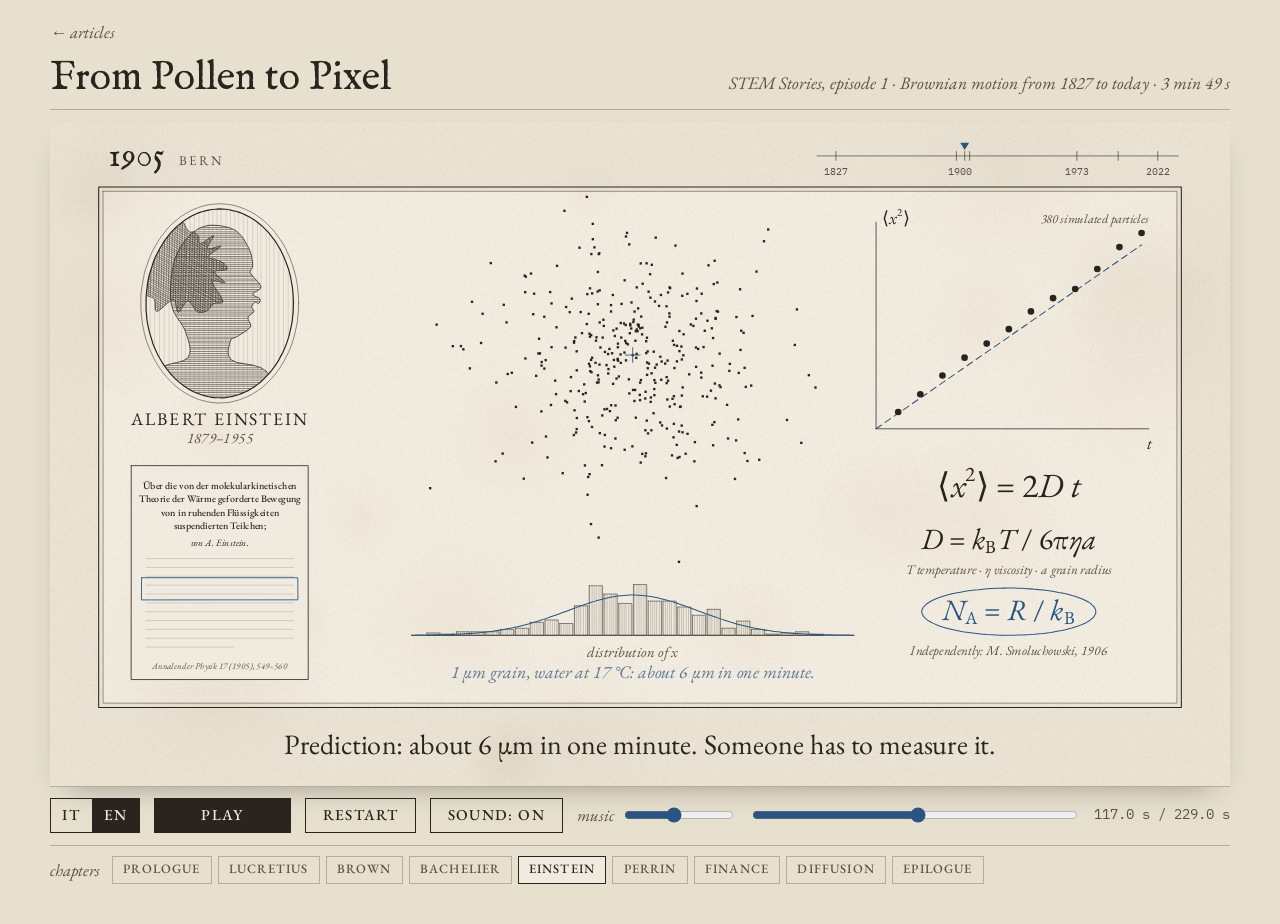
<file: from-pollen-to-pixel.html>
<!doctype html>
<html lang="it">
<head>
<meta charset="utf-8">
<meta name="viewport" content="width=device-width, initial-scale=1">
<title>Dal polline al pixel</title>
<meta name="description" content="Bilingual (Italian and English), a four-minute animated film drawn as a scientific engraving: the history of Brownian motion in nine chapters, from Lucretius' dust in a sunbeam and Robert Brown's pollen in 1827 to Einstein, Perrin, option pricing and the diffusion models that generate images from noise.">
<meta name="author" content="Simone Conradi">
<meta name="robots" content="index, follow">
<link rel="canonical" href="https://profconradi.github.io/from-pollen-to-pixel.html">
<meta property="og:type" content="article">
<meta property="og:url" content="https://profconradi.github.io/from-pollen-to-pixel.html">
<meta property="og:title" content="Dal polline al pixel">
<meta property="og:description" content="Bilingual (Italian and English), a four-minute animated film drawn as a scientific engraving: the history of Brownian motion in nine chapters, from Lucretius' dust in a sunbeam and Robert Brown's pollen in 1827 to Einstein, Perrin, option pricing and the diffusion models that generate images from noise.">
<meta property="og:site_name" content="Simone Conradi">
<meta name="twitter:card" content="summary">
<meta name="twitter:title" content="Dal polline al pixel">
<meta name="twitter:description" content="Bilingual (Italian and English), a four-minute animated film drawn as a scientific engraving: the history of Brownian motion in nine chapters, from Lucretius' dust in a sunbeam and Robert Brown's pollen in 1827 to Einstein, Perrin, option pricing and the diffusion models that generate images from noise.">
<meta name="twitter:creator" content="@S_Conradi">
<style>
body{margin:0}
@font-face{font-family:'IM Fell English';font-style:normal;font-weight:400;font-display:block;src:url([data-uri]) format('woff2');}
@font-face{font-family:'IM Fell English';font-style:italic;font-weight:400;font-display:block;src:url([data-uri]) format('woff2');}
@font-face{font-family:'EB Garamond';font-style:normal;font-weight:400;font-display:block;src:url([data-uri]) format('woff2');unicode-range:U+0000-00FF,U+0131,U+0152-0153,U+02BB-02BC,U+02C6,U+02DA,U+02DC,U+0304,U+0308,U+0329,U+2000-206F,U+20AC,U+2122,U+2191,U+2193,U+2212,U+2215,U+FEFF,U+FFFD;}
@font-face{font-family:'EB Garamond';font-style:italic;font-weight:400;font-display:block;src:url([data-uri]) format('woff2');unicode-range:U+0000-00FF,U+0131,U+0152-0153,U+02BB-02BC,U+02C6,U+02DA,U+02DC,U+0304,U+0308,U+0329,U+2000-206F,U+20AC,U+2122,U+2191,U+2193,U+2212,U+2215,U+FEFF,U+FFFD;}
@font-face{font-family:'EB Garamond';font-style:normal;font-weight:500;font-display:block;src:url([data-uri]) format('woff2');unicode-range:U+0000-00FF,U+0131,U+0152-0153,U+2000-206F,U+2212;}
@font-face{font-family:'EB Garamond';font-style:normal;font-weight:400;font-display:block;src:url([data-uri]) format('woff2');unicode-range:U+0370-03FF;}
@font-face{font-family:'EB Garamond';font-style:italic;font-weight:400;font-display:block;src:url([data-uri]) format('woff2');unicode-range:U+0370-03FF;}
@font-face{font-family:'IBM Plex Mono';font-style:normal;font-weight:400;font-display:block;src:url([data-uri]) format('woff2');}

/* layout: un foglio d'atlante scientifico; sopra il film inciso, sotto i comandi in tipografia da stampa */
:root{
  --paper:#e7e0cf; --sheet:#f1ebdf; --ink:#2a241f; --ink2:#5b5148; --rule:#b8ac99; --blue:#2a5582;
  --f-d:"IM Fell English","Times New Roman",serif; --f-b:"EB Garamond","Times New Roman",serif; --f-m:"IBM Plex Mono",ui-monospace,monospace;
  color-scheme:light;
}
html,body{background:var(--paper);color:var(--ink)}
body{font-family:var(--f-b)}
.wrap{max-width:1180px;margin:0 auto;padding-block:22px 40px;padding-inline:16px;display:grid;gap:12px}
header{display:flex;flex-wrap:wrap;align-items:baseline;justify-content:space-between;gap:4px 18px;border-bottom:1px solid var(--rule);padding-bottom:8px}
h1{font:400 clamp(1.7rem,3.4vw,2.5rem)/1.1 var(--f-d);margin:0}
.sub{margin:0;font:italic 400 1.1rem/1.3 var(--f-b);color:var(--ink2)}
.sheet{margin:0;background:var(--sheet);box-shadow:0 1px 0 var(--rule),0 14px 30px -18px rgba(42,36,31,.5)}
canvas{display:block;width:100%;aspect-ratio:16/9;max-width:100%}
.bar{display:flex;flex-wrap:wrap;align-items:center;gap:10px 14px}
button{font:500 .95rem/1 var(--f-b);letter-spacing:.09em;text-transform:uppercase;color:var(--ink);background:transparent;border:1px solid var(--ink);border-radius:0;padding:.6em 1.1em;cursor:pointer}
button:hover{background:var(--sheet)}
#play{background:var(--ink);color:var(--sheet);min-width:9em}
#play:hover{background:#463c35}
button:focus-visible,input:focus-visible{outline:2px solid var(--blue);outline-offset:3px}
input[type=range]{accent-color:var(--blue)}
#scrub{flex:1 1 220px;min-width:0}
output{font:400 .85rem/1 var(--f-m);font-variant-numeric:tabular-nums;color:var(--ink2);min-width:9.5em;text-align:right}
.mv{display:flex;align-items:center;gap:8px;font:italic 1.05rem var(--f-b);color:var(--ink2)}
.mv input{width:110px}
.lang{display:flex}
.lang button{padding:.6em .75em;min-width:0}
.lang button+button{border-left:0}
.lang button[aria-pressed="true"]{background:var(--ink);color:var(--sheet)}
.chap{display:flex;flex-wrap:wrap;gap:6px;align-items:center;border-top:1px solid var(--rule);padding-top:10px}
.chap span{font:italic 1.05rem var(--f-b);color:var(--ink2);margin-right:6px}
.chap button{font-size:.8rem;padding:.5em .8em;border-color:var(--rule);color:var(--ink2)}
.chap button[aria-current="true"]{border-color:var(--ink);color:var(--ink);background:var(--sheet)}
#home{justify-self:start;font:italic 400 1.05rem/1.3 var(--f-b);color:var(--ink2);text-decoration:none;border-bottom:1px solid transparent}
#home:hover{color:var(--ink);border-bottom-color:var(--rule)}
#home:focus-visible{outline:2px solid var(--blue);outline-offset:3px}
</style>

</head>
<body>
<main class="wrap">
  <a id="home" href="articles.html">← articoli</a>
  <header>
    <h1 id="h1">Dal polline al pixel</h1>
    <p class="sub" id="sub">Storie STEM, episodio 1 · il moto browniano dal 1827 a oggi · 3 min 49 s</p>
  </header>
  <figure class="sheet">
    <canvas id="c" role="img" aria-label="Film d'animazione in stile incisione scientifica sulla storia del moto browniano: Lucrezio e la polvere nel raggio di sole; Robert Brown che nel 1827 osserva al microscopio le particelle uscite dal polline di Clarkia pulchella; Louis Bachelier che nel 1900 descrive i prezzi di Borsa come un passo a caso; Einstein che nel 1905 lega lo spostamento quadratico medio al numero di Avogadro; Jean Perrin che nel 1908 misura le traiettorie e conta gli atomi; la finanza da Black e Scholes al crollo di LTCM; i modelli di diffusione che generano immagini dal rumore."></canvas>
  </figure>
  <div class="bar">
    <div class="lang" id="langg" role="group" aria-label="Lingua"><button type="button" data-l="it" aria-pressed="true">IT</button><button type="button" data-l="en" aria-pressed="false">EN</button></div>
    <button id="play" type="button">Avvia</button>
    <button id="replay" type="button">Ricomincia</button>
    <button id="snd" type="button" aria-pressed="true">Suono: sì</button>
    <label class="mv" for="mus"><span id="mvl">musica</span> <input id="mus" type="range" min="0" max="1" step="0.05" value="0.45"></label>
    <input id="scrub" type="range" min="0" max="229" step="0.01" value="117" aria-label="Posizione nel film">
    <output id="time">117,0 s / 229,0 s</output>
  </div>
  <nav class="chap" id="chap" aria-label="Capitoli"><span id="chapl">capitoli</span></nav>
</main>

<script>
(()=>{
const W=1600,H=900,DUR=229;
let LANG=(()=>{try{const v=localStorage.getItem('polline-lang');if(v==='it'||v==='en')return v;}catch(e){}return /^it\b/i.test(navigator.language||'it')?'it':'en';})();
const S=(it,en)=>LANG==='en'?en:it;
const num=(x,d)=>{const s=x.toFixed(d);return LANG==='en'?s:s.replace('.',',');};
const INK='#2a241f',INK2='#5b5148',FAINT='#9a8f82',BLUE='#2a5582',CARM='#a3324a',OCHRE='#c39a3a',PAPER='#f1ebdf',PAPER0='#e9e2d3';
const FD='"IM Fell English", "Times New Roman", serif',FB='"EB Garamond", "Times New Roman", serif',FM='"IBM Plex Mono", ui-monospace, monospace';
const LAND={W:1600,H:900,FR:{x:72,y:94,w:1456,h:694},cx:800,cy:441,port:false};
const PORT={W:900,H:1600,FR:{x:30,y:316,w:840,h:800},cx:450,cy:716,port:true};
let LAY=LAND,FR=LAND.FR,PT=false; // impaginazione corrente (16:9 o 9:16)

/* ---------------- utilità ---------------- */
const clamp=(x,a=0,b=1)=>Math.max(a,Math.min(b,x));
const seg=(t,a,b)=>clamp((t-a)/(b-a));
const lerp=(a,b,u)=>a+(b-a)*u;
const eio=u=>u<.5?4*u*u*u:1-Math.pow(-2*u+2,3)/2;
const eout=u=>1-Math.pow(1-u,3);
function hn(a,b,c){let h=Math.imul(a|0,374761393)^Math.imul(b|0,668265263)^Math.imul(c|0,1442695041);h=Math.imul(h^(h>>>13),1274126177);h^=h>>>16;return((h>>>0)/4294967296)-.5;}
function rng(s){return function(){s|=0;s=s+0x6D2B79F5|0;let t=Math.imul(s^s>>>15,1|s);t=t+Math.imul(t^t>>>7,61|t)^t;return((t^t>>>14)>>>0)/4294967296;};}
function gauss(R){let u=0;while(u===0)u=R();const v=R();return Math.sqrt(-2*Math.log(u))*Math.cos(2*Math.PI*v);}
function mk(w,h){const v=document.createElement('canvas');v.width=Math.max(1,Math.ceil(w));v.height=Math.max(1,Math.ceil(h));return v;}
function resample(pts,step){const o=[pts[0]];for(let i=1;i<pts.length;i++){const[x0,y0]=pts[i-1],[x1,y1]=pts[i];const n=Math.max(1,Math.ceil(Math.hypot(x1-x0,y1-y0)/step));for(let k=1;k<=n;k++)o.push([x0+(x1-x0)*k/n,y0+(y1-y0)*k/n]);}return o;}
const L_=(x1,y1,x2,y2,st=12)=>resample([[x1,y1],[x2,y2]],st);
const R_=(x,y,w,h)=>[[x,y],[x+w,y],[x+w,y+h],[x,y+h],[x,y]];
function C_(cx,cy,rx,ry=rx,a0=0,a1=Math.PI*2,st=6){const n=Math.max(12,Math.ceil(Math.abs(a1-a0)*Math.max(rx,ry)/st));const o=[];for(let k=0;k<=n;k++){const a=a0+(a1-a0)*k/n;o.push([cx+Math.cos(a)*rx,cy+Math.sin(a)*ry]);}return o;}
function B_(p0,p1,p2,p3,n=20){const o=[];for(let k=0;k<=n;k++){const u=k/n,v=1-u;o.push([v*v*v*p0[0]+3*v*v*u*p1[0]+3*v*u*u*p2[0]+u*u*u*p3[0],v*v*v*p0[1]+3*v*v*u*p1[1]+3*v*u*u*p2[1]+u*u*u*p3[1]]);}return o;}
function CR(P,n=6){const o=[],N=P.length;for(let i=0;i<N;i++){const p0=P[(i-1+N)%N],p1=P[i],p2=P[(i+1)%N],p3=P[(i+2)%N];for(let k=0;k<n;k++){const t=k/n,t2=t*t,t3=t2*t;o.push([0,1].map(j=>.5*((2*p1[j])+(-p0[j]+p2[j])*t+(2*p0[j]-5*p1[j]+4*p2[j]-p3[j])*t2+(-p0[j]+3*p1[j]-3*p2[j]+p3[j])*t3)));}}o.push(o[0]);return o;}
/* Ornstein-Uhlenbeck (theta=0: moto browniano), campionato e interpolato */
function mkWalk(seed,rate,dur,sig,theta=0){const R=rng(seed),n=Math.ceil(dur*rate)+2,X=new Float32Array(n),Y=new Float32Array(n);let x=0,y=0;const dt=1/rate,s=sig*Math.sqrt(dt);
  for(let i=0;i<n;i++){X[i]=x;Y[i]=y;x+=-theta*x*dt+s*gauss(R);y+=-theta*y*dt+s*gauss(R);}
  return t=>{const q=clamp(t*rate,0,n-1.001),k=Math.floor(q),u=q-k;return[X[k]+(X[k+1]-X[k])*u,Y[k]+(Y[k+1]-Y[k])*u];};}
function inPoly(x,y,P){let ins=false;for(let i=0,j=P.length-1;i<P.length;j=i++){const[xi,yi]=P[i],[xj,yj]=P[j];if(((yi>y)!==(yj>y))&&(x<(xj-xi)*(y-yi)/(yj-yi)+xi))ins=!ins;}return ins;}

/* ---------------- incisione ---------------- */
let c=null,CS=1;
function ink(pts,o={}){
  const p=o.p??1;if(p<=0||!pts||pts.length<2)return;
  let cut=Infinity;if(p<1){let tot=0;for(let i=1;i<pts.length;i++)tot+=Math.hypot(pts[i][0]-pts[i-1][0],pts[i][1]-pts[i-1][1]);cut=tot*p;}
  const j=(o.jit??.3)/CS,s=o.seed||1;
  c.save();c.strokeStyle=o.col||INK;c.globalAlpha*=(o.a??1);c.lineWidth=(o.w||1.2)/CS;c.lineCap='round';c.lineJoin='round';if(o.dash)c.setLineDash(o.dash.map(d=>d/CS));
  c.beginPath();let acc=0;
  for(let i=0;i<pts.length;i++){let x=pts[i][0],y=pts[i][1],end=false;
    if(i>0){const dx=x-pts[i-1][0],dy=y-pts[i-1][1],d=Math.hypot(dx,dy);if(acc+d>cut){const f=(cut-acc)/(d||1);x=pts[i-1][0]+dx*f;y=pts[i-1][1]+dy*f;end=true;}acc+=d;}
    const X=x+hn(s,i,1)*j,Y=y+hn(s,i,2)*j;if(i)c.lineTo(X,Y);else c.moveTo(X,Y);if(end)break;}
  c.stroke();c.restore();
}
function path(sh){c.beginPath();const polys=Array.isArray(sh[0][0])?sh:[sh];for(const P of polys){P.forEach((q,i)=>i?c.lineTo(q[0],q[1]):c.moveTo(q[0],q[1]));c.closePath();}}
function fillP(sh,col,a=1){c.save();c.globalAlpha*=a;c.fillStyle=col;path(sh);c.fill();c.restore();}
function hatch(sh,o={}){
  const p=o.p??1;if(p<=0)return;const polys=Array.isArray(sh[0][0])?sh:[sh];
  let x0=1e9,y0=1e9,x1=-1e9,y1=-1e9;for(const P of polys)for(const[x,y]of P){x0=Math.min(x0,x);y0=Math.min(y0,y);x1=Math.max(x1,x);y1=Math.max(y1,y);}
  const cx=(x0+x1)/2,cy=(y0+y1)/2,R=Math.hypot(x1-x0,y1-y0)/2+2;
  c.save();path(sh);c.clip(o.rule||'nonzero');c.strokeStyle=o.col||INK;c.globalAlpha*=(o.a??.8);c.lineWidth=(o.w||.7)/CS;
  const run=(ang,gap,sd)=>{const ca=Math.cos(ang),sa=Math.sin(ang);const n=Math.ceil(2*R/gap),m=Math.ceil(n*p);c.beginPath();
    for(let k=0;k<m;k++){const off=-R+k*gap+hn(k,sd,5)*gap*.3;const bx=cx-sa*off,by=cy+ca*off,w=hn(k,sd,7)*1.2/CS;c.moveTo(bx-ca*R,by-sa*R+w);c.lineTo(bx+ca*R,by+sa*R-w);}c.stroke();};
  run(o.ang??.78,o.gap||6,o.seed||3);if(o.cross)run((o.ang??.78)+o.cross,(o.gap||6)*(o.cg||1.3),(o.seed||3)+11);
  c.restore();
}
const DOTS=(()=>{const R=rng(5),o=[];const Lx=-.55,Ly=-.62,Lz=.56,ln=Math.hypot(Lx,Ly,Lz);
  for(let k=0;k<20000&&o.length<3000;k++){const x=R()*2-1,y=R()*2-1,r2=x*x+y*y;if(r2>1)continue;const z=Math.sqrt(1-r2);const b=Math.max(0,(x*Lx+y*Ly+z*Lz)/ln);if(R()<Math.pow(1-b,1.7)*.9+.04)o.push([x,y]);}return o;})();
function sphere(x,y,r,o={}){
  const ry=o.ry||1;c.save();c.translate(x,y);c.rotate(o.rot||0);c.globalAlpha*=(o.a??1);
  if(o.fill){c.save();c.globalAlpha*=.55;c.fillStyle=o.fill;c.beginPath();c.ellipse(0,0,r,r*ry,0,0,7);c.fill();c.restore();}
  const n=Math.min(DOTS.length,Math.round(r*r*ry*(o.dens||1.3)*(r>60?.12:1)));const d=Math.max(.75/CS,Math.min(r*.03,1.5));c.fillStyle=o.col||INK;
  for(let i=0;i<n;i++)c.fillRect(DOTS[i][0]*r-d/2,DOTS[i][1]*r*ry-d/2,d,d);
  c.restore();
  ink(C_(x,y,r,r*ry).map(([px,py])=>{const dx=px-x,dy=py-y,ca=Math.cos(o.rot||0),sa=Math.sin(o.rot||0);return[x+dx*ca-dy*sa,y+dx*sa+dy*ca];}),{w:o.w||1.1,col:o.col||INK,a:o.a??1,jit:.15});
}
function tx(s,x,y,o={}){
  const a=o.a??1;if(a<=0||!s)return;c.save();c.globalAlpha*=a;
  c.font=`${o.it?'italic ':''}${o.wt||400} ${o.size||24}px ${o.f==='d'?FD:o.f==='m'?FM:FB}`;c.textAlign=o.al||'center';c.textBaseline='middle';c.fillStyle=o.col||INK;
  if(o.ls&&'letterSpacing'in c)c.letterSpacing=o.ls+'px';c.fillText(o.up?s.toUpperCase():s,x,y);c.restore();
}
function tw(s,o={}){c.save();c.font=`${o.it?'italic ':''}${o.wt||400} ${o.size||24}px ${o.f==='d'?FD:o.f==='m'?FM:FB}`;if(o.ls&&'letterSpacing'in c)c.letterSpacing=o.ls+'px';const w=c.measureText(o.up?s.toUpperCase():s).width;c.restore();return w;}
/* formule: flag 1 apice, 2 pedice, 4 sopralineato, 8 corsivo */
function rich(tok,x,y,size,o={}){
  const a=o.a??1;if(a<=0)return;const P=[];let cx=0;
  for(const[s,f=0]of tok){const sm=(f&3)>0,sz=sm?size*.62:size,it=(f&8)>0;const w=tw(s,{size:sz,it});P.push([s,cx,f&1?-size*.36:f&2?size*.24:0,sz,it,w,f]);cx+=w+(sm?1:0);}
  const x0=o.al==='left'?x:o.al==='right'?x-cx:x-cx/2;
  for(const[s,dx,dy,sz,it,w,f]of P){tx(s,x0+dx,y+dy,{size:sz,it,al:'left',col:o.col,a});if(f&4)ink([[x0+dx+1,y+dy-sz*.5],[x0+dx+w-1,y+dy-sz*.5]],{w:1.1,col:o.col||INK,a,jit:0});}
  return cx;
}
function arrow(x1,y1,x2,y2,o={}){ink([[x1,y1],[x2,y2]],o);if((o.p??1)<1)return;const a=Math.atan2(y2-y1,x2-x1),h=(o.head||11)/CS*(o.ws?1:CS/CS);ink([[x2-Math.cos(a-.38)*h,y2-Math.sin(a-.38)*h],[x2,y2],[x2-Math.cos(a+.38)*h,y2-Math.sin(a+.38)*h]],{...o,jit:0});}
function leader(x1,y1,x2,y2,o={}){ink([[x1,y1],[x2,y2]],{w:.7,a:.85,...o});c.save();c.globalAlpha*=(o.a??1)*(o.p??1>=1?1:0);c.fillStyle=o.col||INK;c.beginPath();c.arc(x1,y1,2.2/CS,0,7);c.fill();c.restore();}
function scalebar(x,y,len,lab,o={}){ink([[x,y],[x+len,y]],{w:2,jit:0,...o});ink([[x,y-6],[x,y+6]],{w:1,jit:0,...o});ink([[x+len,y-6],[x+len,y+6]],{w:1,jit:0,...o});tx(lab,x+len/2,y+18,{size:o.size||18,f:'m',col:o.col||INK2,a:o.a??1});}
function rectInk(x,y,w,h,o={}){ink(R_(x,y,w,h),{jit:.15,...o});}

/* ---------------- figure ricorrenti ---------------- */
// profilo per i medaglioni (rivolto a destra), unità ~ altezza testa
const PROF0=[[-0.05,-0.62],[0.18,-0.58],[0.30,-0.42],[0.33,-0.28],[0.31,-0.22],[0.40,-0.10],[0.33,-0.04],[0.35,0.03],[0.32,0.07],[0.34,0.11],[0.29,0.16],[0.31,0.24],[0.20,0.32],[0.14,0.36],[0.15,0.52],[0.45,0.62],[0.58,1.0],[-0.62,1.0],[-0.50,0.62],[-0.22,0.50],[-0.24,0.28],[-0.36,0.05],[-0.34,-0.30],[-0.22,-0.52]];
function profile(kind){let P=PROF0.map(p=>p.slice());
  if(kind==='moust'||kind==='einstein')P.splice(7,0,[0.39,0.0],[0.38,0.04]);
  if(kind==='perrin'){P.splice(10,4,[0.33,0.16],[0.34,0.34],[0.25,0.5],[0.10,0.54],[0.08,0.56]);}
  if(kind==='brown'){P[0]=[-0.02,-0.60];P[1]=[0.16,-0.55];}
  return P;}
const PROFS={brown:CR(profile('brown'),5),bach:CR(profile('moust'),5),einstein:CR(profile('einstein'),5),perrin:CR(profile('perrin'),5)};
const HAIR=(()=>{const o=[];for(let k=0;k<36;k++){const a=k/36*Math.PI*2;const front=Math.max(0,Math.cos(a+.5));const r=.44+.07*Math.sin(k*2.7)+.04*Math.cos(k*5.3)-.2*front;o.push([-.22+Math.cos(a)*r,-.3+Math.sin(a)*r*.9]);}return CR(o,4);})();
function medallion(cx,cy,rx,ry,kind,name,dates,p=1){
  if(p<=0)return;const ov=C_(cx,cy,rx,ry);
  c.save();c.globalAlpha*=clamp(p*1.6);fillP(ov,PAPER,1);hatch(ov,{ang:Math.PI/2,gap:6,w:.5,a:.35,seed:31});c.restore();
  const S=ry*1.25,P=PROFS[kind].map(([x,y])=>[cx+x*S-S*.05,cy+y*S-ry*.05]);
  c.save();path(ov);c.clip();
  if(kind==='einstein'){const HP=HAIR.map(([x,y])=>[cx+x*S-S*.05,cy+y*S-ry*.05]);hatch(HP,{ang:.5,gap:2.6,w:.7,a:.9,p:seg(p,.2,.9),cross:1.1,seed:35});ink(HP,{w:.8,p:seg(p,.1,.7)});}
  hatch(P,{ang:0,gap:2.8,w:.75,a:.95,p:seg(p,.2,.9),seed:33});ink(P,{w:1,p:seg(p,.1,.7)});
  if(kind==='brown'){const col=[[.12,.40],[.34,.66],[.12,.74],[-.10,.62],[-.16,.48]].map(([x,y])=>[cx+x*S-S*.05,cy+y*S-ry*.05]);if(p>.9){fillP(col,PAPER,1);ink([...col,col[0]],{w:.9});}}
  c.restore();
  ink(ov,{w:1.6,p});ink(C_(cx,cy,rx+7,ry+7),{w:.7,p});
  tx(name,cx,cy+ry+30,{size:24,up:1,ls:2.5,a:seg(p,.6,1)});tx(dates,cx,cy+ry+56,{size:20,it:1,col:INK2,a:seg(p,.7,1)});
}
// fiore di Clarkia pulchella: quattro petali trilobati, unghiati alla base
const PW=r=>Math.min(.55,.05+1.15*Math.max(0,r-.08));
const PR=q=>.42*(1-.09*(1-Math.cos(3*Math.PI*q)));
function petalPts(cx,cy,S,ax){const o=[];for(let k=0;k<=10;k++){const r=.05+(PR(-1)-.05)*k/10;o.push([r,-PW(r)]);}for(let k=0;k<=24;k++){const q=-1+2*k/24;o.push([PR(q),q*.55]);}for(let k=10;k>=0;k--){const r=.05+(PR(1)-.05)*k/10;o.push([r,PW(r)]);}
  return o.map(([r,d])=>[cx+Math.cos(ax+d)*r*S,cy+Math.sin(ax+d)*r*S]);}
function flower(cx,cy,S,o={}){
  const p=o.p??1,rot=o.rot||0;
  if(o.stem!==0){const SL=o.stem||.6;const st=B_([cx,cy+S*.05],[cx-S*.05,cy+S*SL*.4],[cx+S*.06,cy+S*SL*.7],[cx+S*.01,cy+S*SL],18);
    ink(st,{w:1.4,p});ink(st.map(q=>[q[0]+S*.012,q[1]]),{w:.8,p,a:.7});
    [[.5,1,.34],[.78,-1,.3]].forEach(([u,sd,ll],i)=>{const b=st[Math.round(u*18)],L1=S*ll,tip=[b[0]+sd*L1,b[1]-L1*.28];
      const lf=[...B_(b,[b[0]+sd*L1*.3,b[1]-L1*.36],[tip[0]-sd*L1*.25,tip[1]-L1*.1],tip,10),...B_(tip,[tip[0]-sd*L1*.25,tip[1]+L1*.16],[b[0]+sd*L1*.35,b[1]+L1*.1],b,10).slice(1)];
      if(p>=1)hatch(lf,{ang:sd>0?-.95:.95,gap:Math.max(2.5,S*.012),w:.55,a:.55,seed:40+i});ink(lf,{w:1,p});ink([b,tip],{w:.6,p,a:.7});});}
  for(let k=0;k<4;k++){const ax=rot+k*Math.PI/2-Math.PI/4,pp=petalPts(cx,cy,S,ax),pk=clamp(p*4-k);
    if(pk>=1){fillP(pp,o.wash||CARM,o.washA??.2);hatch(pp,{ang:ax+Math.PI/2+.25,gap:Math.max(2.4,S*.014),w:.5,a:.45,seed:50+k});}
    ink(pp,{w:1.1,p:pk,seed:60+k});
    if(pk>=1)for(const d of[-.3,0,.3])ink(B_([cx+Math.cos(ax)*S*.07,cy+Math.sin(ax)*S*.07],[cx+Math.cos(ax+d*.3)*S*.18,cy+Math.sin(ax+d*.3)*S*.18],[cx+Math.cos(ax+d*.7)*S*.28,cy+Math.sin(ax+d*.7)*S*.28],[cx+Math.cos(ax+d)*S*.36,cy+Math.sin(ax+d)*S*.36],8),{w:.5,a:.6});}
  if(p>=1){for(let k=0;k<8;k++){const a=rot+k*Math.PI/4+.2,r=S*.15;ink([[cx,cy],[cx+Math.cos(a)*r,cy+Math.sin(a)*r]],{w:.7,a:.8});c.save();c.fillStyle=INK;c.beginPath();c.ellipse(cx+Math.cos(a)*r,cy+Math.sin(a)*r,S*.014,S*.007,a,0,7);c.fill();c.restore();}
    for(let k=0;k<4;k++){const a=rot+k*Math.PI/2;ink([[cx,cy],[cx+Math.cos(a)*S*.09,cy+Math.sin(a)*S*.09]],{w:2.2,col:PAPER,jit:0});ink([[cx,cy],[cx+Math.cos(a)*S*.09,cy+Math.sin(a)*S*.09]],{w:.5,a:.7});}
    sphere(cx,cy,S*.035,{dens:2});}
}
function pollenPts(cx,cy,R,rot=0){const o=[];for(let k=0;k<=96;k++){const a=k/96*Math.PI*2;const q=a-rot;const r=R*(1+.14*Math.cos(3*q)+.07*Math.pow(Math.max(0,Math.cos(3*q)),14));o.push([cx+Math.cos(a)*r,cy+Math.sin(a)*r]);}return o;}

/* ---------------- dati ---------------- */
// A: traiettoria d'apertura
const WA=mkWalk(11,30,20,40,.1);
// B: polvere nel raggio di sole (campo di velocità con vortici)
const SHAFT=[[180,150],[400,150],[1560,786],[864,786],[180,410]];
const ROOM=[[60,80],[1540,80],[1540,800],[60,800]];
function flowV(x,y,t){const A=1900,kx=Math.PI/320,ky=Math.PI/240,ph=t*.15;return[A*ky*Math.sin(kx*x+ph)*Math.cos(ky*y)+16,-A*kx*Math.cos(kx*x+ph)*Math.sin(ky*y)+7];}
const MOTES=(()=>{const R=rng(21),o=[];while(o.length<90){const x=180+R()*1300,y=150+R()*640;if(!inPoly(x,y,SHAFT))continue;const tr=new Float32Array(2*400);let px=x,py=y;
  for(let k=0;k<400;k++){tr[2*k]=px;tr[2*k+1]=py;const t=k/30,[u,v]=flowV(px,py,t),[u2,v2]=flowV(px+u/60,py+v/60,t);px+=u2/30;py+=v2/30;}o.push(tr);}return o;})();
const STREAMS=[[300,330],[420,420],[560,470],[700,560],[520,350]].map(([x,y])=>{const o=[[x,y]];let px=x,py=y;for(let k=0;k<75;k++){const[u,v]=flowV(px,py,6);px+=u/30;py+=v/30;o.push([px,py]);}return o;});
// D: oculare
const F={x:450,y:450,r:300};
const GRAIN={x:70,y:500,R:300,rot:0};
const GDOTS=(()=>{const R=rng(77),o=[];const P=pollenPts(GRAIN.x,GRAIN.y,GRAIN.R,GRAIN.rot);while(o.length<1800){const x=GRAIN.x+(R()*2-1)*GRAIN.R*1.25,y=GRAIN.y+(R()*2-1)*GRAIN.R*1.25;if(Math.hypot(x-F.x,y-F.y)>F.r+4)continue;if(!inPoly(x,y,P))continue;const d=Math.hypot(x-GRAIN.x,y-GRAIN.y)/GRAIN.R;if(R()<.25+.75*Math.pow(d,4))o.push([x,y]);}return o;})();
const PART=(()=>{const R=rng(5),o=[];let k=0;while(o.length<13&&k<5000){k++;const x=F.x-80+R()*360,y=F.y-250+R()*500;if(Math.hypot(x-F.x,y-F.y)>F.r-40)continue;if(Math.hypot(x-GRAIN.x,y-GRAIN.y)<GRAIN.R*1.18+20)continue;if(o.some(p=>Math.hypot(p.hx-x,p.hy-y)<70))continue;
  o.push({hx:x,hy:y,w:mkWalk(300+o.length,20,50,16,.08),ro:mkWalk(400+o.length,10,50,.5,.02),r:9+R()*4,ry:.5+R()*.25});}o.sort((a,b)=>Math.hypot(a.hx-560,a.hy-430)-Math.hypot(b.hx-560,b.hy-430));return o;})();
const SAMP=[[50.8,['polline secco','dried pollen'],['da decenni','decades old'],OCHRE],[52.6,['vetro','powdered'],['polverizzato','glass'],'#8fa9b8'],[54.4,['minerali','minerals'],['',''],INK2],[56.4,['frammento','fragment'],['della Sfinge','of the Sphinx'],'#c9a46a']];
function sampleAt(t){let s=0;SAMP.forEach((q,i)=>{if(t>=q[0]+.6)s=i+1;});return s;}
// E: curva di Bachelier
const GX0=850,GY0=470,HX1=1282,HX2=2050,SIGP=4.5;
const BW=(()=>{const R=rng(88),o=new Float32Array(900);for(let i=1;i<900;i++)o[i]=o[i-1]+gauss(R)*SIGP;return o;})();
const FAN=Array.from({length:16},(_,j)=>{const R=rng(120+j),o=new Float32Array(800);for(let i=1;i<800;i++)o[i]=o[i-1]+gauss(R)*SIGP;return o;});
// F: velocità che non converge
const VPATH=(()=>{const R=rng(17),o=new Float32Array(3001);for(let i=1;i<=3000;i++)o[i]=o[i-1]+gauss(R)*2.0;return o;})();
const VRAT=(()=>{const R=rng(18),N=300000,P=new Float32Array(N+1);for(let i=1;i<=N;i++)P[i]=P[i-1]+gauss(R);return[1000,100,10].map(d=>{let s=0,n=0;for(let i=0;i+d<=N;i+=d){s+=Math.abs(P[i+d]-P[i])/d;n++;}return s/n;});})();
// F: nuvola di particelle
const CLOUDS=23.1;
const CLOUD=Array.from({length:380},(_,k)=>mkWalk(1000+k,15,16,CLOUDS));
const MSD=(()=>{const o=[];for(let s=1;s<=12;s++){let m=0;CLOUD.forEach(f=>{const q=f(s);m+=q[0]*q[0];});o.push([s,m/CLOUD.length]);}return o;})();
// G: Perrin, posizioni ogni 30 s su griglia di 40 px = 3,2 µm
const GR={x:560,y:120,n:16,q:40};
const PERR=(seed,x0,y0,N=30)=>{const R=rng(seed),o=[[x0,y0]];const lo=GR.x+40,hi=GR.x+GR.n*GR.q-40,lo2=GR.y+40,hi2=GR.y+GR.n*GR.q-40;for(let k=1;k<N;k++){let[x,y]=o[k-1];x+=gauss(R)*62;y+=gauss(R)*62;if(x<lo)x=2*lo-x;if(x>hi)x=2*hi-x;if(y<lo2)y=2*lo2-y;if(y>hi2)y=2*hi2-y;o.push([x,y]);}return o;};
const PA=PERR(266,880,440),PB=PERR(3,700,250),PC=PERR(9,1040,640);
function bridge(seed,a,b,n,sd){const R=rng(seed),W=[[0,0]];for(let i=1;i<=n;i++)W.push([W[i-1][0]+gauss(R)*sd,W[i-1][1]+gauss(R)*sd]);return W.map(([x,y],i)=>{const f=i/n;return[a[0]+(b[0]-a[0])*f+x-W[n][0]*f,a[1]+(b[1]-a[1])*f+y-W[n][1]*f];});}
const KZ=(()=>{let best=0,bd=0;for(let k=4;k<26;k++){const d=Math.hypot(PA[k+1][0]-PA[k][0],PA[k+1][1]-PA[k][1]);const cx=(PA[k][0]+PA[k+1][0])/2;if(d>bd&&cx>660&&cx<1100){bd=d;best=k;}}return best;})();
const BR1=bridge(501,PA[KZ],PA[KZ+1],30,62/Math.sqrt(30));
const J1=(()=>{let b=0,bd=0;for(let i=8;i<22;i++){const d=Math.hypot(BR1[i+1][0]-BR1[i][0],BR1[i+1][1]-BR1[i][1]);if(d>bd){bd=d;b=i;}}return b;})();
const BR2=bridge(502,BR1[J1],BR1[J1+1],30,62/30);
const J2=(()=>{let b=0,bd=0;for(let i=8;i<22;i++){const d=Math.hypot(BR2[i+1][0]-BR2[i][0],BR2[i+1][1]-BR2[i][1]);if(d>bd){bd=d;b=i;}}return b;})();
const BR3=bridge(503,BR2[J2],BR2[J2+1],30,62/Math.pow(30,1.5));
const mid=(a,b)=>[(a[0]+b[0])/2,(a[1]+b[1])/2],dist=(a,b)=>Math.hypot(a[0]-b[0],a[1]-b[1]);
const Z1=mid(PA[KZ],PA[KZ+1]),S1=Math.min(9,560/dist(PA[KZ],PA[KZ+1]));
const Z2=mid(BR1[J1],BR1[J1+1]),S2=Math.min(S1*12,560/dist(BR1[J1],BR1[J1+1]));
const Z3=mid(BR2[J2],BR2[J2+1]),S3=Math.min(S2*12,560/dist(BR2[J2],BR2[J2+1]));
// G2: molecole d'acqua attorno a un granello
const MOL=(()=>{const R=rng(61),o=[];while(o.length<170){const x=90+R()*1420,y=110+R()*660;if(Math.hypot(x-800,y-440)<190)continue;if(o.some(m=>Math.hypot(m.hx-x,m.hy-y)<46))continue;o.push({hx:x,hy:y,w:mkWalk(700+o.length,30,8,260,14),a:R()*7,wa:mkWalk(900+o.length,30,8,3)});}return o;})();
const GW=mkWalk(41,30,8,14,2.5),FW=mkWalk(42,30,8,1.6,3);
// H: moto browniano geometrico
function gbm(seed,n,mu,sig){const R=rng(seed),o=[100];let w=0;const dt=1/n;for(let k=1;k<=n;k++){w+=Math.sqrt(dt)*gauss(R);o.push(100*Math.exp((mu-sig*sig/2)*k*dt+sig*w));}return o;}
const HM=gbm(4242,195,.32,.3),HF=Array.from({length:34},(_,j)=>gbm(5000+j,210,.05,.42));
const HXs=k=>150+k*4,HYs=S=>700-S*2.6;
// I: immagini 64×64 ricavate dall'incisione stessa
const NG=64;let IMG1=null,IMG2=null;
function renderFlowerImg(rot,S,cy,wash){const cv=mk(384,384),g=cv.getContext('2d');const pc=c,pcs=CS;c=g;CS=1;g.fillStyle=PAPER;g.fillRect(0,0,384,384);flower(192,cy,S,{rot,stem:.62,wash,washA:.55});c=pc;CS=pcs;
  const sm=mk(NG,NG),sg=sm.getContext('2d');sg.imageSmoothingEnabled=true;sg.imageSmoothingQuality='high';sg.drawImage(cv,0,0,NG,NG);const d=sg.getImageData(0,0,NG,NG).data,a=new Float32Array(NG*NG);for(let i=0;i<NG*NG;i++){const l=(.3*d[i*4]+.55*d[i*4+1]+.15*d[i*4+2]-42)/(241-42);a[i]=clamp(l)*2-1;}return a;}
const EPS=s=>{const R=rng(s),a=new Float32Array(NG*NG);for(let i=0;i<a.length;i++)a[i]=gauss(R);return a;};
const EPS1=EPS(71),EPS2=EPS(97);
const abar=s=>Math.pow(Math.cos(Math.PI/2*clamp(s)),2);
const IMC=mk(NG,NG),IMG=IMC.getContext('2d'),IMD=IMG.createImageData(NG,NG);
const THC={};
function noisyCanvas(img,eps,s,key){if(key&&THC[key])return THC[key];const ab=abar(s),A=Math.sqrt(ab),Bc=Math.sqrt(1-ab);const cv=key?mk(NG,NG):IMC,g=key?cv.getContext('2d'):IMG,id=key?g.createImageData(NG,NG):IMD,d=id.data;
  const I0=[42,36,31],I1=[241,235,223];for(let i=0;i<NG*NG;i++){const u=clamp(.5+.5*(A*img[i]+Bc*eps[i]));for(let k=0;k<3;k++)d[i*4+k]=I0[k]+(I1[k]-I0[k])*u;d[i*4+3]=255;}g.putImageData(id,0,0);if(key)THC[key]=cv;return cv;}
function pix(cv,x,y,w,a=1){c.save();c.globalAlpha*=a;c.imageSmoothingEnabled=false;c.drawImage(cv,x,y,w,w);c.restore();rectInk(x,y,w,w,{w:1.1,a});}

/* ---------------- le scene ---------------- */
function camAt(K,L){if(L<=K[0][0])return K[0].slice(1);for(let i=0;i<K.length-1;i++)if(L<K[i+1][0]){const u=eio((L-K[i][0])/(K[i+1][0]-K[i][0]));return[lerp(K[i][1],K[i+1][1],u),lerp(K[i][2],K[i+1][2],u),Math.exp(lerp(Math.log(K[i][3]),Math.log(K[i+1][3]),u))];}return K[K.length-1].slice(1);}

/* A. apertura */
function camA(L){let tx_=0,ty_=0;for(let k=0;k<10;k++){const q=WA(Math.max(0,L-k*.12));tx_+=q[0]/10;ty_+=q[1]/10;}const u=eio(seg(L,7.2,11.6));return[800+tx_*(1-u),440+ty_*(1-u),Math.exp(lerp(Math.log(3.4),0,u))];}
function drawA(L){
  const fade=1-.82*seg(L,11.6,12.8),T=Math.min(L,13.5);
  const pts=[];for(let k=0;k<=Math.floor(T*30);k++){const q=WA(k/30);pts.push([800+q[0],440+q[1]]);}
  c.save();c.globalAlpha*=fade;if(pts.length>1)ink(pts,{w:1.05,a:.85,jit:0});const q=WA(T);sphere(800+q[0],440+q[1],9,{fill:OCHRE});
  if(L>9.2){c.globalAlpha*=seg(L,9.2,10.4);scalebar(PT?755:1300,PT?690:742,90,'5 µm');tx(S('Fig. 1 — Traiettoria simulata di un granello di 1 µm in acqua.','Fig. 1 — Simulated path of a 1 µm grain in water.'),PT?800:110,PT?752:752,{size:21,it:1,al:PT?'center':'left',col:INK2});}
  c.restore();
  if(L>12){const a=seg(L,12,13.4);tx(S('Dal polline al pixel','From Pollen to Pixel'),800,392,{size:122,f:'d',a});ink([[560,462],[1040,462]],{w:.9,p:seg(L,12.6,13.6),jit:0});tx(S('Il moto browniano, dal 1827 a oggi','Brownian motion, from 1827 to today'),800,506,{size:38,it:1,col:INK2,a:seg(L,13,14.2)});
    tx(S('Storie STEM · episodio 1','STEM Stories · episode 1'),800,560,{size:20,up:1,ls:4,col:INK2,a:seg(L,13.6,14.6)});}
}
/* B. Lucrezio */
function drawB(L){
  const p=seg(L,.1,2.2);
  hatch([ROOM,SHAFT],{rule:'evenodd',ang:.52,gap:6,w:.8,a:.72,p,seed:7,cross:-1.15,cg:1.5});
  fillP(SHAFT,'#d9bd7c',.12*p);
  ink([[180,150],[400,150],[400,410],[180,410],[180,150]],{w:1.6,p});ink([[290,150],[290,410]],{w:1.1,p});ink([[180,280],[400,280]],{w:1.1,p});
  ink([[400,150],[1560,786]],{w:.6,a:.35,dash:[6,8],p});ink([[180,410],[864,786]],{w:.6,a:.35,dash:[6,8],p});
  const k=Math.min(399,Math.floor(L*30));
  c.save();c.fillStyle=INK;MOTES.forEach((tr,i)=>{const x=tr[2*k],y=tr[2*k+1];if(!inPoly(x,y,SHAFT))return;c.globalAlpha=.85*seg(L,.6,1.6);c.beginPath();c.arc(x,y,(1.6+(i%3)*.7),0,7);c.fill();});c.restore();
  if(L>5.6)STREAMS.forEach((s,i)=>{const pp=seg(L,5.6+i*.25,7.4+i*.25);ink(s,{w:1.3,col:BLUE,p:pp,dash:[9,6]});if(pp>=1){const a=s[s.length-1],b=s[s.length-4];arrow(b[0],b[1],a[0],a[1],{w:1.3,col:BLUE});}});
  tx(S('correnti d’aria','air currents'),1030,600,{size:34,it:1,col:BLUE,a:seg(L,7.6,8.6)});
  tx(S('Lucrezio, De rerum natura, II, 112–141','Lucretius, De rerum natura, II, 112–141'),1500,760,{size:22,it:1,al:'right',col:PAPER,a:seg(L,1.4,2.4)});
}
/* C. la tavola di Brown */
function microscope(p){
  const P=s=>seg(p,s,s+.25);
  const top=[[400,690],[440,664],[760,664],[720,690],[400,690]],front=R_(400,690,320,60),side=[[720,690],[760,664],[760,724],[720,750],[720,690]];
  if(P(.0)>0){ink(front,{w:1.3,p:P(0)});ink(top,{w:1.1,p:P(0)});ink(side,{w:1.1,p:P(0)});if(P(0)>=1){hatch(front,{ang:0,gap:3.6,w:.6,a:.7});hatch(top,{ang:-.2,gap:6,w:.5,a:.35});hatch(side,{ang:1.2,gap:2.8,w:.6,a:.9,cross:.9});ink([[400,756],[724,756]],{w:2.2,jit:0});}}
  const pil=R_(628,300,24,364);if(P(.15)>0){ink(pil,{w:1.2,p:P(.15)});if(P(.15)>=1){hatch(R_(638,300,14,364),{ang:Math.PI/2,gap:2.4,w:.6,a:.9});hatch(R_(645,300,7,364),{ang:Math.PI/2+.05,gap:2,w:.6,a:.9});hatch(R_(628,300,24,364),{ang:.3,gap:9,w:.4,a:.4});ink(C_(640,300,14,5),{w:1});}}
  const arm=R_(480,394,150,12);if(P(.3)>0){ink(arm,{w:1.1,p:P(.3)});if(P(.3)>=1)hatch(arm,{ang:0,gap:3,w:.5,a:.6});ink(C_(480,400,28,10),{w:1.4,p:P(.3)});ink(C_(480,400,16,6),{w:1,p:P(.3)});if(P(.3)>=1){fillP(C_(480,400,15,5.5),'#cfdbe0',.7);ink([[470,397],[478,395]],{w:1.4,col:PAPER,jit:0});}}
  const sarm=R_(480,514,150,10);if(P(.42)>0){ink(sarm,{w:1.1,p:P(.42)});ink(C_(480,520,120,28),{w:1.3,p:P(.42)});if(P(.42)>=1){hatch(C_(480,522,120,28,0,Math.PI),{ang:0,gap:2.6,w:.55,a:.75,cross:.5});hatch(sarm,{ang:0,gap:2.4,w:.5,a:.7});ink([[430,515],[536,511],[540,517],[434,521],[430,515]],{w:.9});}}
  if(P(.55)>0){ink(C_(676,450,18,18),{w:1.2,p:P(.55)});if(P(.55)>=1)for(let k=0;k<10;k++){const a=k/10*Math.PI*2;ink([[676+Math.cos(a)*12,450+Math.sin(a)*12],[676+Math.cos(a)*18,450+Math.sin(a)*18]],{w:.6});}}
  if(P(.68)>0){const mr=C_(480,610,56,18);ink(mr,{w:1.2,p:P(.68)});ink([[536,610],[628,610]],{w:1.4,p:P(.68)});ink([[424,610],[440,640],[520,640],[536,610]],{w:.9,p:P(.68)});if(P(.68)>=1)hatch(mr,{ang:-.3,gap:2.6,w:.55,a:.75,cross:1.3});}
  // il cono di luce dallo specchio alla lente
  if(P(.8)>0)ink([[480,594],[480,420]],{w:.6,dash:[4,6],a:.5,p:P(.8)});
}
const LX=480,LY=400;
function drawC(L){
  microscope(seg(L,.4,5.2));
  medallion(1190,300,118,148,'brown','Robert Brown',S('1773–1858 · botanico','1773–1858 · botanist'),seg(L,1.2,4.6));
  flower(1190,640,230,{p:seg(L,5.4,8.6),stem:.6});
  const la=seg(L,6.2,7.4);
  leader(452,396,320,330,{p:la});tx(S('una sola lente','a single lens'),318,312,{size:22,it:1,al:'right',a:la});
  leader(440,520,320,560,{p:seg(L,7,8)});tx(S('vetrino con il campione','slide with the sample'),318,560,{size:22,it:1,al:'right',a:seg(L,7,8)});
  leader(440,612,320,660,{p:seg(L,7.6,8.6)});tx(S('specchio','mirror'),318,660,{size:22,it:1,al:'right',a:seg(L,7.6,8.6)});
  tx('Clarkia pulchella',1040,700,{size:24,it:1,al:'right',a:seg(L,8,9)});leader(1110,672,1046,696,{p:seg(L,8,9)});
  tx(S('microscopio semplice di Robert Bancks, Londra','simple microscope by Robert Bancks, London'),560,770,{size:20,it:1,col:INK2,a:seg(L,4.6,5.6)});
}
const camC=[[0,800,440,1],[9,760,450,1.04],[11.0,LX,LY,1.25],[14.2,LX,LY,24]];
/* D-E. oculare, campioni, curva di Bachelier */
function partShape(p,x,y,rot,smp){
  if(smp<=1){sphere(x,y,p.r,{ry:p.ry,rot,fill:OCHRE,dens:1.6});return;}
  const R=rng(Math.round(p.hx));const n=smp===2?3+(p.r|0)%2:7;const pts=[];for(let k=0;k<n;k++){const a=k/n*Math.PI*2+rot,rr=p.r*(smp===2?1.1:(.75+R()*.5));pts.push([x+Math.cos(a)*rr,y+Math.sin(a)*rr*(smp===4?.8:1)]);}pts.push(pts[0]);
  if(smp===2){fillP(pts,'#c9d9e0',.6);ink(pts,{w:1.1,jit:0});ink([pts[0],[x,y]],{w:.5,a:.6});}
  else if(smp===3){hatch(pts,{ang:.8,gap:2.2,w:.6,a:.9,cross:1.4});ink(pts,{w:1.1});}
  else{const sm=CR(pts.slice(0,-1),4);fillP(sm,'#d9b77a',.6);sphere(x,y,p.r*.8,{dens:.8,a:.6});ink(sm,{w:1.1});}
}
function curveVal(x,t){ // valore della curva in x (coordinata del grafico)
  if(x<=HX1){const tt=62.2+(x-GX0)/80;return GY0+(PART[0].w(tt-40)[1]-PART[0].w(22.2)[1])*2.5;}
  return curveVal(HX1,0)+BW[Math.min(899,Math.round(x-HX1))];
}
function drawDE(L){
  const t=L+40,smp=sampleAt(t);
  // campo dell'oculare: anello scuro, acqua, granulo di polline
  const ring=[C_(F.x,F.y,F.r+90),C_(F.x,F.y,F.r)];
  hatch(ring,{rule:'evenodd',ang:.6,gap:3.4,w:.7,a:.85,cross:1.2});
  c.save();path(C_(F.x,F.y,F.r));c.clip();
  fillP(C_(F.x,F.y,F.r),'#bfd0d6',.18);
  const GP=pollenPts(GRAIN.x,GRAIN.y,GRAIN.R,GRAIN.rot);fillP(GP,'#e2c77e',.35);
  c.fillStyle=INK;c.globalAlpha*=.75;GDOTS.forEach(([x,y])=>c.fillRect(x-.9,y-.9,1.8,1.8));c.globalAlpha/=.75;
  ink(GP,{w:1.6});ink(pollenPts(GRAIN.x,GRAIN.y,GRAIN.R-9,GRAIN.rot),{w:.8,a:.7});
  PART.forEach((p,i)=>{const tr=[];for(let k=24;k>=0;k--){const q=p.w(Math.max(0,L-k*.1));tr.push([p.hx+q[0],p.hy+q[1]]);}
    ink(tr,{w:.7,a:.35,jit:0});const q=p.w(L),rot=p.ro(L)[0];partShape(p,p.hx+q[0],p.hy+q[1],rot,smp);});
  c.restore();
  ink(C_(F.x,F.y,F.r),{w:1.8});ink(C_(F.x,F.y,F.r+90),{w:1});
  scalebar(F.x+120,F.y+F.r-50,50,'10 µm',{a:seg(L,2,3)});
  tx(S('tempo accelerato ×60','time sped up ×60'),F.x,F.y+F.r+60,{size:18,f:'m',col:INK2,a:seg(L,2,3)});
  // particella A
  const A=PART[0],qa=A.w(L),ax=A.hx+qa[0],ay=A.hy+qa[1];
  if(t>59.6){const a=seg(t,59.6,60.4);ink(C_(ax,ay,22),{w:1.4,col:BLUE,a});tx('A',ax+30,ay-26,{size:26,it:1,col:BLUE,a});}
  // provette
  const va=1-seg(t,61.6,62.6);
  if(va>0)SAMP.forEach(([ta,l1,l2,col],i)=>{const a=seg(t,ta,ta+.6)*va;if(a<=0)return;const x=PT?210+i*160:930+i*160,y0=PT?810:170;c.save();c.globalAlpha*=a;
    const tube=[[x-22,y0],[x-22,y0+130],...C_(x,y0+130,22,22,Math.PI,0).reverse().map(([px,py])=>[px,2*(y0+130)-py]),[x+22,y0+130],[x+22,y0]];
    const liq=[[x-22,y0+70],[x-22,y0+130],...C_(x,y0+130,22,22,Math.PI,0).reverse().map(([px,py])=>[px,2*(y0+130)-py]),[x+22,y0+130],[x+22,y0+70]];
    fillP(liq,col,.35);hatch(liq,{ang:.9,gap:3,w:.5,a:.6});ink(tube,{w:1.3});ink(C_(x,y0,22,6),{w:1});ink([[x-14,y0+20],[x-14,y0+110]],{w:2,col:PAPER,jit:0});
    tx(S(...l1),x,y0+186,{size:22,it:1});tx(S(...l2),x,y0+210,{size:22,it:1});
    if(t>ta+1.1)tx(S('si muove','it moves'),x,y0+244,{size:20,f:'m',col:BLUE,a:seg(t,ta+1.1,ta+1.6)});c.restore();});
  if(t>59.8&&t<63)tx(S('Non è vita.','It is not life.'),PT?450:1170,PT?1100:540,{size:46,it:1,col:BLUE,a:seg(t,59.8,60.6)*(1-seg(t,62.2,62.9))});
  // grafico: y(t) della particella A, poi prezzo
  if(t>62){const ga=seg(t,62,62.8);
    ink([[GX0,GY0],[2070,GY0]],{w:1.1,p:ga});ink([[GX0,640],[GX0,290]],{w:1.1,p:ga});
    for(let k=0;k<=12;k++){const x=GX0+k*100;ink([[x,GY0],[x,GY0+7]],{w:.8,a:ga,jit:0});}
    const r1=seg(t,62.6,63.4)*(1-seg(t,67.8,68.6)),r2=seg(t,67.9,68.7);
    rich([['y',8],['(',0],['t',8],[')',0]],GX0+16,300,28,{al:'left',a:r1});tx('t',2070,GY0+26,{size:28,it:1,a:r1});
    tx(S('prezzo','price'),GX0+16,300,{size:26,it:1,al:'left',a:r2});tx(S('tempo (giorni)','time (days)'),2070,GY0+28,{size:24,it:1,al:'right',a:r2});
    const xh=t<67.6?GX0+(t-62.2)*80:Math.min(HX2,HX1+(t-67.6)*(HX2-HX1)/4.8);
    if(xh>GX0){const pts=[];for(let x=GX0;x<=xh;x+=2)pts.push([x,curveVal(x)]);ink(pts,{w:1.5,jit:0});
      if(t<67.8){const hy=curveVal(xh);ink([[ax,ay],[xh,hy]],{w:.8,dash:[5,6],col:BLUE,a:.8*(1-seg(t,67.2,67.8))});c.save();c.fillStyle=BLUE;c.beginPath();c.arc(xh,hy,4,0,7);c.fill();c.restore();}}
    // ventaglio e inviluppo
    if(t>72.8){const fp=seg(t,72.8,75.4),y0=curveVal(HX1);FAN.forEach((f,j)=>{const pts=[];for(let x=HX1;x<=HX2;x+=4)pts.push([x,y0+f[x-HX1]]);ink(pts,{w:.6,a:.32,jit:0,p:fp});});
      const env=s=>{const o=[];for(let x=HX1;x<=HX2;x+=8)o.push([x,y0+s*SIGP*Math.sqrt(x-HX1)]);return o;};const ep=seg(t,73.8,75.6);
      ink(env(1),{w:1.5,col:BLUE,dash:[10,7],p:ep});ink(env(-1),{w:1.5,col:BLUE,dash:[10,7],p:ep});
      rich([['±',0],['σ',8],['√',0],['t',8]],HX2+14,y0-SIGP*Math.sqrt(HX2-HX1)-6,30,{al:'left',col:BLUE,a:seg(t,75.2,76)});}
    // Bachelier
    const forget=1-.62*seg(t,83.6,85.8);
    c.save();c.globalAlpha*=forget;
    medallion(2250,300,96,122,'bach','Louis Bachelier','1870–1946',seg(t,68.2,71));
    const pa=seg(t,69.4,71.4);if(pa>0){c.save();c.globalAlpha*=pa;const px=2160,py=520;fillP(R_(px,py,180,236),PAPER,1);rectInk(px,py,180,236,{w:1.1});
      tx('THÉORIE',px+90,py+34,{size:24,f:'d'});tx('DE LA',px+90,py+60,{size:15,f:'d'});tx('SPÉCULATION',px+90,py+86,{size:22,f:'d'});
      tx('par M. Louis Bachelier',px+90,py+112,{size:13,it:1});ink([[px+50,py+126],[px+130,py+126]],{w:.6,jit:0});
      for(let k=0;k<7;k++)ink([[px+22,py+142+k*10],[px+158-(k===6?60:0),py+142+k*10]],{w:.6,a:.45,jit:0});
      tx('Annales scientifiques de l’É.N.S.,',px+90,py+214,{size:11,it:1,col:INK2});tx('3ᵉ série, t. 17 (1900), 21–86',px+90,py+226,{size:11,it:1,col:INK2});c.restore();}
    c.restore();
    if(t>82.2){const s=seg(t,82.2,82.5),k=1+.6*(1-s);c.save();c.translate(2250,628);c.rotate(-.2);c.scale(k,k);c.globalAlpha*=s*.85;ink(R_(-74,-26,148,52),{w:2,col:CARM,jit:.6});tx('MENTION',0,-9,{size:18,f:'d',col:CARM,ls:2});tx('HONORABLE',0,13,{size:18,f:'d',col:CARM,ls:2});c.restore();}
  }
}
const camDE=[[0,F.x,F.y,.55],[1.8,F.x,F.y,1.0],[9.6,470,450,1.03],[11.6,790,430,.86],[21.8,800,440,.86],[27.6,1340,450,.86],[32.6,1560,450,.86],[46.6,1600,460,.9]];
/* F. Einstein */
function drawF(L){
  const t=L+85.8;
  medallion(230,250,100,128,'einstein','Albert Einstein','1879–1955',seg(t,86.2,89.2));
  const pa=seg(t,87.6,89.6);if(pa>0){c.save();c.globalAlpha*=pa;const px=110,py=470;fillP(R_(px,py,240,290),PAPER,1);rectInk(px,py,240,290,{w:1.1});
    ['Über die von der molekularkinetischen','Theorie der Wärme geforderte Bewegung','von in ruhenden Flüssigkeiten','suspendierten Teilchen;'].forEach((s,i)=>tx(s,px+120,py+28+i*18,{size:13.5,wt:500}));tx('von A. Einstein.',px+120,py+106,{size:13,it:1});
    for(let k=0;k<11;k++)ink([[px+20,py+126+k*12],[px+220-(k===10?80:0),py+126+k*12]],{w:.55,a:.4,jit:0});
    if(t>91.2){const a=seg(t,91.2,92);ink(R_(px+14,py+152,212,30),{w:1.2,col:BLUE,a});}
    tx('Annalen der Physik 17 (1905), 549–560',px+120,py+272,{size:12,it:1,col:INK2});c.restore();}
  // citazione
  const qa=seg(t,91.4,92.4)*(1-seg(t,95.6,96.4));
  if(qa>0){['»Es ist möglich, daß die hier zu behandelnden Bewegungen','mit der sogenannten ›Brownschen Molekularbewegung‹','identisch sind; …«'].forEach((s,i)=>tx(s,960,330+i*44,{size:32,it:1,a:qa}));
    tx(S('«È possibile che i moti qui trattati coincidano con il cosiddetto moto molecolare browniano…»','“It is possible that the motions discussed here are identical with the so-called Brownian molecular motion…”'),960,490,{size:22,col:INK2,a:qa});
    ink([[460,360],[352,642]],{w:.8,dash:[4,6],col:BLUE,a:qa});}
  // pannello velocità
  const va=seg(t,96.2,96.8)*(1-seg(t,101.4,102.2));
  if(va>0){c.save();c.globalAlpha*=va;rectInk(540,140,900,260,{w:1});const pts=[];const np=Math.floor(seg(t,96.3,97.6)*3000);for(let i=0;i<=np;i+=3)pts.push([540+i*.3,270+VPATH[i]*.9]);if(pts.length>1)ink(pts,{w:.9,jit:0});
    tx(S('x(t), una sola particella','x(t), a single particle'),556,162,{size:20,it:1,al:'left',col:INK2});
    [['Δt = 1',0],['Δt = 1/10',1],['Δt = 1/100',2]].forEach(([lab,i])=>{const ta=97.8+i;if(t<ta)return;const a=seg(t,ta,ta+.4),y=450+i*58,r=VRAT[i]/VRAT[0];
      tx(lab,560,y,{size:26,al:'left',a});const len=55*r*seg(t,ta,ta+.8);ink([[760,y],[760+len,y]],{w:7,col:BLUE,a,jit:0});
      tx(S('|Δx|/Δt medio = ','mean |Δx|/Δt = ')+num(r,1)+' ×',760+len+16,y,{size:22,f:'m',al:'left',a:seg(t,ta+.6,ta+1)});});
    tx(S('La velocità media misurata cresce come 1/√Δt: non ha un limite.','The measured mean speed grows like 1/√Δt: it has no limit.'),990,630,{size:26,it:1,col:BLUE,a:seg(t,100.6,101.2)});c.restore();}
  // nuvola, istogramma, ⟨x²⟩
  if(t>101.6){const ca=seg(t,101.6,102.4),T=Math.max(0,t-102.2);const cx=790,cy=320;
    c.save();c.globalAlpha*=ca;c.fillStyle=INK;CLOUD.forEach(f=>{const q=f(T);c.fillRect(cx+q[0]-1.6,cy+q[1]-1.6,3.2,3.2);});c.restore();
    ink([[cx-10,cy],[cx+10,cy]],{w:1.2,col:BLUE,a:ca,jit:0});ink([[cx,cy-10],[cx,cy+10]],{w:1.2,col:BLUE,a:ca,jit:0});
    const hb=700,hw=600,nb=30,bw=hw/nb,cnt=new Array(nb).fill(0);CLOUD.forEach(f=>{const q=f(T);const b=Math.floor((q[0]+hw/2)/bw);if(b>=0&&b<nb)cnt[b]++;});
    ink([[cx-hw/2,hb],[cx+hw/2,hb]],{w:1,a:ca,jit:0});
    cnt.forEach((n,b)=>{if(!n)return;const h=n*1.6,x=cx-hw/2+b*bw;const r=R_(x+1,hb-h,bw-2,h);hatch(r,{ang:Math.PI/2,gap:3,w:.5,a:.6*ca});ink(r,{w:.7,a:ca,jit:0});});
    if(T>.2){const sd=CLOUDS*Math.sqrt(T),g=[];for(let x=-hw/2;x<=hw/2;x+=4)g.push([cx+x,hb-CLOUD.length*bw*1.6*Math.exp(-x*x/(2*sd*sd))/(sd*Math.sqrt(2*Math.PI))]);ink(g,{w:1.4,col:BLUE,a:ca,jit:0});}
    tx(S('distribuzione di x','distribution of x'),cx,hb+24,{size:20,it:1,col:INK2,a:ca});
    // ⟨x²⟩ in funzione di t
    const gx0=1120,gx1=1490,gy0=420,gy1=150,TX=s=>gx0+s/12*(gx1-gx0-10),D=CLOUDS*CLOUDS/2,MY=m=>gy0-m/(2*D*13)*(gy0-gy1);
    ink([[gx0,gy0],[gx1,gy0]],{w:1,a:ca,jit:0});ink([[gx0,gy0],[gx0,gy1-10]],{w:1,a:ca,jit:0});tx('t',gx1,gy0+22,{size:22,it:1,a:ca});
    rich([['⟨',0],['x',8],['2',1],['⟩',0]],gx0+8,gy1-14,24,{al:'left',a:ca});tx(S('380 particelle simulate','380 simulated particles'),gx1,gy1-14,{size:17,it:1,al:'right',col:INK2,a:ca});
    if(t>107)ink([[TX(0),MY(0)],[TX(12),MY(2*D*12)]],{w:1.4,col:BLUE,dash:[9,6],p:seg(t,107,108.2)});
    c.save();c.fillStyle=INK;c.globalAlpha*=ca;MSD.forEach(([s,m])=>{if(T<s)return;c.beginPath();c.arc(TX(s),MY(m),4.5,0,7);c.fill();});c.restore();
    rich([['⟨',0],['x',8],['2',1],['⟩ = 2',0],['D',8],[' ',0],['t',8]],1300,500,46,{a:seg(t,107.4,108.4)});
    rich([['D',8],[' = ',0],['k',8],['B',2],['T',8],[' / 6π',0],['η',8],['a',8]],1300,572,40,{a:seg(t,111.6,112.6)});
    tx(S('T temperatura · η viscosità · a raggio del granello','T temperature · η viscosity · a grain radius'),1300,612,{size:18,it:1,col:INK2,a:seg(t,112.2,113)});
    rich([['N',8],['A',2],[' = ',0],['R',8],[' / ',0],['k',8],['B',2]],1300,668,40,{col:BLUE,a:seg(t,113.6,114.6)});
    if(t>114.6)ink(C_(1300,668,118,32),{w:1.4,col:BLUE,p:seg(t,114.6,115.4)});
    tx(S('In modo indipendente: M. Smoluchowski, 1906','Independently: M. Smoluchowski, 1906'),1300,722,{size:18,it:1,col:INK2,a:seg(t,113,114)});
    tx(S('Granello di 1 µm, acqua a 17 °C: circa 6 µm in un minuto.','1 µm grain, water at 17 °C: about 6 µm in one minute.'),cx,752,{size:24,it:1,col:BLUE,a:seg(t,116.4,117.2)});}
}
const camF=[[0,760,450,1],[6,790,445,1.0],[35.2,800,445,1.0]];
/* G. Perrin */
function drawG(L){
  const t=L+120.2;
  medallion(230,250,100,128,'perrin','Jean Perrin','1870–1942',seg(t,120.4,123.4));
  // emulsione di gommagutta
  const fa=seg(t,122.6,124.4);if(fa>0){const fl=[[200,470],[200,540],[140,690],[320,690],[260,540],[260,470]];const liq=[[176,600],[140,690],[320,690],[284,600]];c.save();c.globalAlpha*=fa;fillP(liq,OCHRE,.5);hatch(liq,{ang:.9,gap:3,w:.5,a:.6});ink([...fl,fl[0]].slice(0,-1),{w:1.3});ink(C_(230,470,30,7),{w:1});
    tx(S('gommagutta','gamboge'),230,722,{size:22,it:1});tx(S('granuli di raggio 0,53 µm','grains of radius 0.53 µm'),230,748,{size:19,it:1,col:INK2});c.restore();}
  // griglia
  const gp=seg(t,121.2,123.6);
  for(let k=0;k<=GR.n;k++){const x=GR.x+k*GR.q,y=GR.y+k*GR.q;ink([[x,GR.y],[x,GR.y+GR.n*GR.q]],{w:k%4?.45:.8,a:.6,p:gp,jit:0});ink([[GR.x,y],[GR.x+GR.n*GR.q,y]],{w:k%4?.45:.8,a:.6,p:gp,jit:0});}
  // tracciati
  const draw=(P,t0,t1,w,a,red)=>{const n=seg(t,t0,t1)*(P.length-1);const k=Math.floor(n);for(let i=0;i<k;i++){const z=red&&i===KZ&&t>130.6;ink([P[i],P[i+1]],{w,a:a*(z?1:(red?1-.8*seg(t,131,132.2):1)),jit:0,col:z?BLUE:INK,dash:z?[8,7]:null});}
    if(k<P.length-1&&n>0){const f=n-k;ink([P[k],[lerp(P[k][0],P[k+1][0],f),lerp(P[k][1],P[k+1][1],f)]],{w,a,jit:0});}
    c.save();c.fillStyle=INK;c.globalAlpha*=a;for(let i=0;i<=Math.min(k,P.length-1);i++){c.beginPath();c.arc(P[i][0],P[i][1],3.4/CS,0,7);c.fill();}c.restore();};
  const cx_=1-.8*seg(t,131,132.2);
  c.save();c.globalAlpha*=cx_;draw(PB,128.8,130.2,.9,.45);draw(PC,129.2,130.6,.9,.45);c.restore();draw(PA,125.6,130.4,1.5,1,true);
  tx(S('Tre tracciati, una posizione ogni 30 s.','Three tracks, one position every 30 s.'),PT?575:1222,PT?780:560,{size:20,it:1,al:'left',a:seg(t,126,127)});tx(S('Lato del quadretto: 3,2 µm.','Grid square: 3.2 µm.'),PT?575:1222,PT?804:590,{size:20,it:1,al:'left',a:seg(t,126.4,127.4)});
  tx('J. Perrin, Les Atomes, 1913',PT?575:1222,PT?827:630,{size:19,it:1,al:'left',col:INK2,a:seg(t,127,128)});
  // raffinamenti a scale sempre più piccole
  if(t>131.4)ink(BR1,{w:1.5,col:INK,jit:0,p:seg(t,131.4,133.8),a:1-.65*seg(t,135.6,136.4)});
  if(t>135.4)ink([BR1[J1],BR1[J1+1]],{w:1.3,col:BLUE,dash:[8,7],jit:0,a:seg(t,135.4,135.8)});
  if(t>135.6)ink(BR2,{w:1.5,col:INK,jit:0,p:seg(t,135.6,137.4),a:1-.65*seg(t,138.4,139.2)});
  if(t>138.2)ink([BR2[J2],BR2[J2+1]],{w:1.3,col:BLUE,dash:[8,7],jit:0,a:seg(t,138.2,138.6)});
  if(t>138.4)ink(BR3,{w:1.5,col:INK,jit:0,p:seg(t,138.4,139.8)});
}
const camG=[[0,800,440,1],[10.4,800,440,1],[11.2,Z1[0],Z1[1],1],[14.8,Z1[0],Z1[1],S1],[15.4,Z2[0],Z2[1],S1],[17.8,Z2[0],Z2[1],S2],[18.2,Z3[0],Z3[1],S2],[20.4,Z3[0],Z3[1],S3],[25,Z3[0],Z3[1],S3*1.6]];
function overG(L){const t=L+120.2;
  const lab=t<131.2?null:S('risoluzione: ','resolution: ')+(t<135.4?'1 s':t<138.2?'1/30 s':'1/900 s');
  if(lab){const X=LAY.FR.x+32,Y=LAY.FR.y+34;band(Y-30,Y+22,520,1,X+240);tx(lab,X,Y,{size:24,f:'m',al:'left',col:BLUE,a:seg(t,131.2,131.8)});}
  if(t>140.4){const a=seg(t,140.4,141.2),X=LAY.cx,Y=LAY.FR.y+LAY.FR.h-120,k=PT?.86:1;band(Y-28,Y+72,LAY.FR.w,a,X);rich([['W',8],['(',0],['t',8],[')',0],[S(': continua ovunque, derivabile in nessun punto',': continuous everywhere, differentiable nowhere'),8]],X,Y,34*k,{a});
    tx(S('Norbert Wiener, 1923 · per un granello reale vale fino a scale di circa 0,1 µs','Norbert Wiener, 1923 · for a real grain this holds down to about 0.1 µs'),X,Y+44,{size:20*k,col:INK2,a});}}
/* G2. le molecole */
function drawG2(L){const t=L+144.2;
  MOL.forEach((m,i)=>{const q=m.w(L),a=m.a+m.wa(L)[0];const x=m.hx+q[0]*.22,y=m.hy+q[1]*.22;const ox=Math.cos(a)*9,oy=Math.sin(a)*9;
    c.save();c.globalAlpha*=.9;c.fillStyle=PAPER;c.strokeStyle=INK;c.lineWidth=1/CS;
    for(const s of[-1,1]){const b=a+s*.91;c.beginPath();c.arc(x+Math.cos(b)*11,y+Math.sin(b)*11,5,0,7);c.fill();c.stroke();}
    c.beginPath();c.arc(x,y,8.5,0,7);c.fillStyle='#bfd0d6';c.fill();c.stroke();c.restore();});
  const g=GW(L);sphere(800+g[0],440+g[1],150,{fill:OCHRE,dens:.9});
    const f=FW(L),fa_=Math.atan2(f[1],f[0]),fm=60+Math.min(90,Math.hypot(f[0],f[1])*110);if(t>145.4){const x0=800+g[0],y0=440+g[1];arrow(x0,y0,x0+Math.cos(fa_)*fm,y0+Math.sin(fa_)*fm,{w:3.2,col:BLUE,head:16});}
  band(618,662,900,seg(t,145.6,146.2));tx(S('la freccia: risultante istantanea degli urti','arrow: instantaneous net force of the impacts'),800,640,{size:24,it:1,col:BLUE,a:seg(t,145.6,146.2)});
  band(700,780,1456);rich([['≈ 10',0],['19',1],['–10',0],['20',1],[S(' urti al secondo sul granello',' impacts per second on the grain'),0]],800,724,32,{a:seg(t,145,146)});
  tx(S('Scala non rispettata: una molecola d’acqua è migliaia di volte più piccola del granello.','Not to scale: a water molecule is thousands of times smaller than the grain.'),800,760,{size:19,it:1,col:INK2,a:seg(t,145.6,146.4)});}
const camG2=[[0,800,440,2.4],[2.2,800,440,1.04],[5.6,800,440,1]];
/* G3. il numero */
const METH=[['spostamenti browniani','Brownian displacements'],['equilibrio in altezza','vertical equilibrium'],['rotazioni browniane','Brownian rotations'],['viscosità dei gas','gas viscosity'],['opalescenza critica','critical opalescence'],['azzurro del cielo','blue of the sky'],['radiazione di corpo nero','black-body radiation'],['carica di microsfere','charge of microspheres'],['radioattività','radioactivity']];
function drawG3(L){const t=L+149.2;
  METH.forEach((m,i)=>{const a=-Math.PI*.93+i/(METH.length-1)*Math.PI*.86;const x=800+Math.cos(a)*545,y=410+Math.sin(a)*260;const ta=149.4+i*.22,al=seg(t,ta,ta+.4);
    tx(S(...m),x,y-6,{size:22,it:1,a:al,col:INK2});ink([[x,y+12],[800+Math.cos(a)*250,410+Math.sin(a)*70]],{w:.7,a:.7,p:seg(t,ta+.2,ta+.9),jit:0});});
  rich([['N',8],['A',2],[S(' ≈ (6 – 7,5) × 10',' ≈ (6 – 7.5) × 10'),0],['23',1],[' mol',0],['−1',1]],800,450,64,{a:seg(t,150.6,151.6)});
  ink([[520,500],[1080,500]],{w:1,p:seg(t,151.2,152)});
  rich([[S('valore attuale, esatto per definizione dal 2019: 6,022 140 76 × 10','current value, exact by definition since 2019: 6.022 140 76 × 10'),8],['23',1],[' mol',8],['−1',1]],800,536,24,{col:INK2,a:seg(t,151.8,152.6)});
  tx(S('Wilhelm Ostwald, il più tenace degli scettici, ammette l’esistenza degli atomi (1908–09).','Wilhelm Ostwald, the most stubborn of the sceptics, accepts that atoms exist (1908–09).'),800,600,{size:22,it:1,a:seg(t,152.8,153.6)});
  if(t>153.8){const a=seg(t,153.8,154.6);ink(C_(800,690,44,44),{w:1.6,a});ink(C_(800,690,38,38),{w:.8,a});tx('NOBEL',800,680,{size:15,f:'d',ls:2,a});tx('1926',800,702,{size:19,f:'d',a});}}
const camG3=[[0,800,440,1.12],[7.8,800,430,1]];
/* H. finanza */
function drawH(L){const t=L+156.4;
  rectInk(120,140,900,600,{w:1,p:seg(t,156.6,157.4)});ink([[150,700],[990,700]],{w:1.1,p:seg(t,156.8,157.4)});ink([[150,700],[150,160]],{w:1.1,p:seg(t,156.8,157.4)});
  tx(S('prezzo','price'),170,172,{size:22,it:1,al:'left',a:seg(t,157,157.6)});tx(S('tempo','time'),980,722,{size:22,it:1,al:'right',a:seg(t,157,157.6)});
  tx(S('traiettorie simulate','simulated paths'),170,676,{size:17,it:1,al:'left',col:INK2,a:seg(t,157,157.6)});
  c.save();path(R_(121,141,898,598));c.clip();
  if(t>161.2){const fp=seg(t,161.2,164.6);HF.forEach((P,j)=>ink(P.map((S,k)=>[HXs(k),HYs(S)]),{w:.55,a:.3,jit:0,p:fp}));}
  const pm=seg(t,156.8,160.6);ink(HM.map((S,k)=>[HXs(k),HYs(S)]),{w:1.6,jit:0,p:pm});
  if(t>162.2){ink([[150,700],[990,700]],{w:2.4,col:BLUE,jit:0,p:seg(t,162.2,163)});tx(S('0: il prezzo non diventa negativo','0: the price never goes negative'),570,680,{size:22,it:1,col:BLUE,a:seg(t,162.8,163.6)});}
  c.restore();
  // il crollo
  if(t>172.2){const e=[HXs(195),HYs(HM[195])],u=seg(t,172.2,172.8);const P=[e];for(let k=1;k<=10;k++){const f=k/10;P.push([e[0]+f*40,e[1]+(HYs(HM[195]*.18)-e[1])*Math.pow(f,1.6)+hn(k,1,1)*6]);}
    ink(P,{w:2.4,col:CARM,p:u,jit:0});band(160,240,1000,seg(t,172.6,173.2));tx('LTCM, 1998',980,186,{size:28,f:'d',col:CARM,al:'right',a:seg(t,172.6,173.2)});tx(S('−4,6 miliardi di dollari in meno di quattro mesi','−$4.6 billion in less than four months'),980,216,{size:19,it:1,col:CARM,al:'right',a:seg(t,173,173.6)});ink([[e[0]+20,e[1]+30],[960,232]],{w:.7,col:CARM,a:seg(t,173,173.6),jit:0});}
  // equazione
  if(t>166.4){const a=seg(t,166.4,167.2);rectInk(1060,140,470,200,{w:1,a});rich([['d',8],['S',8],[' = ',0],['μ',8],['S',8],[' d',0],['t',8],[' + ',0],['σ',8],['S',8],[' d',0],['W',8]],1295,196,40,{a});
    tx(S('F. Black e M. Scholes, 1973','F. Black and M. Scholes, 1973'),1295,252,{size:22,a:seg(t,167.2,168)});tx(S('«The Pricing of Options and Corporate Liabilities»','“The Pricing of Options and Corporate Liabilities”'),1295,280,{size:17,it:1,col:INK2,a:seg(t,167.6,168.4)});
    tx(S('Nobel per l’economia 1997 a Merton e Scholes','1997 Nobel in economics to Merton and Scholes'),1295,312,{size:17,it:1,col:INK2,a:seg(t,168.6,169.4)});}
  // istogramma in scala logaritmica
  if(t>176.6){const a=seg(t,176.6,177.4),hx0=1090,hx1=1500,hy0=720,hy1=420,X=z=>lerp(hx0,hx1,(z+6)/12),Y=lv=>lerp(hy0,hy1,(lv+5)/5.2);
    rectInk(1060,370,470,410,{w:1,a});ink([[hx0,hy0],[hx1,hy0]],{w:1,a,jit:0});tx(S('rendimenti giornalieri, scala logaritmica','daily returns, logarithmic scale'),1295,394,{size:19,it:1,a});
    const tp=z=>2/(Math.PI*Math.pow(1+z*z,2)),gp=z=>Math.exp(-z*z/2)/Math.sqrt(2*Math.PI),bp=seg(t,177,178.6);
    for(let z=-6;z<6;z+=.5){const k=Math.round((z+6)*2);if(k/24>bp)continue;const lv=Math.max(-5,Math.log10(tp(z+.25)));const tail=Math.abs(z+.25)>3.5;const r=R_(X(z)+1,Y(lv),X(z+.5)-X(z)-2,hy0-Y(lv));if(tail)fillP(r,CARM,.55);hatch(r,{ang:Math.PI/2,gap:3,w:.5,a:.6*a});ink(r,{w:.7,a,jit:0});}
    const g=[];for(let z=-6;z<=6;z+=.1){const lv=Math.log10(gp(z));if(lv<-5)continue;g.push([X(z),Y(lv)]);}ink(g,{w:1.6,col:BLUE,dash:[9,6],p:seg(t,178.4,179.4),jit:0});
    tx(S('gaussiana','Gaussian'),X(1.9),Y(-1.2),{size:20,it:1,col:BLUE,al:'left',a:seg(t,179,179.6)});tx(S('code grasse','fat tails'),X(-4.6),Y(-2.5)-40,{size:20,it:1,col:CARM,a:seg(t,179.4,180)});
    tx('B. Mandelbrot, 1963',1295,748,{size:20,it:1,a:seg(t,181,181.6)});tx(S('illustrativa: t di Student con ν = 3','illustrative: Student’s t with ν = 3'),1295,768,{size:15,it:1,col:INK2,a:seg(t,181,181.6)});}
}
const camH=[[0,800,450,1],[15.4,808,450,1],[25.8,815,455,1.0],[27.0,HXs(120),HYs(HM[120]),1.05],[28.8,HXs(120),HYs(HM[120]),7]];
/* I. diffusione */
function stepAt(t){if(t<191)return[IMG1,EPS1,0];if(t<200.2)return[IMG1,EPS1,eio(seg(t,191,199.4))];if(t<210.6)return[IMG2,EPS2,1-eio(seg(t,200.6,205))];return[IMG2,EPS2,0];}
function drawI(L){const t=L+184.6;
  if(!IMG1){IMG1=renderFlowerImg(0,300,150,CARM);IMG2=renderFlowerImg(.45,280,160,'#8a3b6c');}
  // pannello principale: dal centro a sinistra
  const mv=eio(seg(t,188.6,190.2)),px=lerp(480,140,mv),py=lerp(120,150,mv),pw=lerp(640,384,mv);
  if(t<189.8){const R=rng(Math.floor(t*12)),a=new Float32Array(NG*NG);for(let i=0;i<a.length;i++)a[i]=gauss(R);pix(noisyCanvas(IMG1,a,1),px,py,pw);}
  else{const[img,eps,s]=stepAt(t);pix(noisyCanvas(img,eps,s),px,py,pw);
    if(t<210.6){const st=Math.round(s*1000),by=py+pw+34;ink([[px,by],[px+pw,by]],{w:1,jit:0});c.save();c.fillStyle=BLUE;c.beginPath();c.arc(px+pw*s,by,6,0,7);c.fill();c.restore();
    tx('t = '+st,px+pw/2,by+26,{size:20,f:'m'});tx('0',px,by+26,{size:17,f:'m',col:INK2});tx('1000',px+pw,by+26,{size:17,f:'m',col:INK2});}}
  // equazione
  const ea=seg(t,191.6,192.6)*(1-seg(t,210.4,211));
  rich([['x',8],['t',2],[' = √',0],['α',12],['t',2],[' ',0],['x',8],['0',2],[' + √(1 − ',0],['α',12],['t',2],[') ',0],['ε',8]],900,176,40,{a:ea});
  rich([['α',12],['t',2],[S(' scende da 1 a 0 · ',' falls from 1 to 0 · '),8],['ε',8],[S(' ~ N(0, I) · 1000 passi',' ~ N(0, I) · 1000 steps'),8]],900,222,20,{col:INK2,a:ea});
  // istantanee
  const ra=1-seg(t,210.4,211);
  if(t>192){for(let i=0;i<6;i++){const s=i/5,ta=191+s*8.4;if(t<ta)continue;const x=600+i*146;pix(noisyCanvas(IMG1,EPS1,s,'f'+i),x,600,96,seg(t,ta,ta+.4)*ra);if(i===0||i===5)rich([['x',8],[i?'1000':'0',2]],x+48,712,22,{a:ra});}
    arrow(610,584,1420,584,{w:1.2,p:seg(t,192,199)*ra,a:ra});tx(S('avanti: si aggiunge rumore','forward: noise is added'),1015,566,{size:20,it:1,a:seg(t,193,194)*ra});}
  if(t>200.2){arrow(1420,740,610,740,{w:1.6,col:BLUE,p:seg(t,200.4,204.6)*ra,a:ra});tx(S('indietro: la rete toglie il rumore','backward: the network removes the noise'),1015,762,{size:20,it:1,col:BLUE,a:seg(t,201,202)*ra});
    // U-Net
    const ua=seg(t,200.4,201.4)*(1-seg(t,210.4,211));const bl=[[640,300,34,150],[700,330,30,90],[752,356,26,38],[800,366,30,18],[850,356,26,38],[900,330,30,90],[956,300,34,150]];
    c.save();c.globalAlpha*=ua;bl.forEach(([x,y,w,h],i)=>{fillP(R_(x,y,w,h),'#d7e0e6',.5);rectInk(x,y,w,h,{w:1.1});if(i<6){const[x2,y2,w2,h2]=bl[i+1];ink([[x+w,y+h/2],[x2,y2+h2/2]],{w:.8,jit:0});}});
    for(let i=0;i<3;i++){const[a1,,w1]=bl[i],[a2]=bl[6-i];ink([[a1+w1/2,bl[i][1]-8-i*6],[a2+bl[6-i][2]/2,bl[6-i][1]-8-i*6]],{w:.8,dash:[5,5],col:BLUE,jit:0});}
    rich([[S('U-Net: stima ','U-Net: estimates '),8],['ε',8],[S(' a partire da ',' from '),8],['x',8],['t',2]],815,500,21);
    if(t>200.6&&t<205.4){const ph=(t*2)%1;c.save();c.fillStyle=BLUE;c.beginPath();c.arc(lerp(657,973,ph),lerp(375,375,ph)-Math.sin(Math.PI*ph)*0,5,0,7);c.fill();c.restore();}c.restore();}
  // spazio latente e testo
  if(t>205.4){const la=seg(t,205.4,206.2);c.save();c.globalAlpha*=la;rectInk(1110,250,410,300,{w:1});
    tx(S('testo','text'),1130,280,{size:19,it:1,al:'left',col:INK2});rectInk(1130,296,370,44,{w:1});const pr=S('«Clarkia pulchella, incisione botanica»','“Clarkia pulchella, botanical engraving”'),n=Math.floor(seg(t,205.8,207.6)*pr.length);tx(pr.slice(0,n),1140,318,{size:15,f:'m',al:'left'});
    rectInk(1140,380,90,90,{w:1});tx('512×512×3',1185,488,{size:15,f:'m'});arrow(1240,425,1300,425,{w:1});
    for(let j=0;j<4;j++)for(let i=0;i<4;i++){const r=R_(1312+i*11,400+j*11,11,11);fillP(r,(i+j)%2?'#c9d6de':'#e4d3c2',1);ink(r,{w:.6,jit:0});}
    tx('64×64×4',1334,488,{size:15,f:'m'});tx(S('spazio latente','latent space'),1334,510,{size:17,it:1,col:BLUE});arrow(1366,425,1426,425,{w:1});rectInk(1436,380,70,90,{w:1});tx(S('immagine','image'),1471,488,{size:15,f:'m'});
    tx(S('il rumore si toglie nello spazio compresso','noise is removed in the compressed space'),1315,530,{size:16,it:1,col:INK2});c.restore();}
  // confronto
  if(t>210.6){const a=seg(t,210.6,211.4);pix(noisyCanvas(IMG1,EPS1,0,'f0'),700,170,300,a);tx('≠',600,320,{size:80,f:'d',a});
    tx(S('immagine generata','generated image'),332,566,{size:22,it:1,a});tx(S('un esempio di addestramento','a training example'),850,500,{size:22,it:1,a});
    tx(S('I modelli possono anche memorizzare esempi rari: N. Carlini e altri, 2023.','Models can also memorise rare examples: N. Carlini et al., 2023.'),850,540,{size:17,it:1,col:INK2,a:seg(t,211.4,212.2)});}
}
const camI=[[0,800,440,2.4],[3.0,800,440,1],[31,800,450,1.02]];
/* J. epilogo */
const THUMBS=[];
function drawJ(L){const t=L+215.4;
  const cells=THUMBS.length?THUMBS:[];const a0=1-.55*seg(t,220.4,221.4);
  const pos=i=>PT?[467+(i%2)*345,40+Math.floor(i/2)*222]:[130+(i%4)*345,120+Math.floor(i/4)*232];
  cells.forEach((th,i)=>{const[x,y]=pos(i),a=seg(t,215.4+i*.25,216+i*.25)*a0;if(a<=0)return;c.save();c.globalAlpha*=a;c.drawImage(th.cv,x,y,320,180);c.restore();rectInk(x,y,320,180,{w:1,a});tx(S(...th.lab),x+160,y+200,{size:19,it:1,col:INK2,a});});
  if(cells.length){const P=[];for(let i=0;i<cells.length;i++){const[x,y]=pos(i);P.push([x+160,y+90]);}
    const R=rng(9),path_=[];for(let i=0;i<P.length-1;i++){const br=bridge(800+i,P[i],P[i+1],24,9);path_.push(...(i?br.slice(1):br));}ink(path_,{w:1.8,col:BLUE,p:seg(t,216,220),jit:0});void R;}
  const ty=PT?1000:610;tx(S('Dal polline al pixel','From Pollen to Pixel'),800,ty,{size:PT?84:96,f:'d',a:seg(t,221,222.4)});ink([[600,ty+58],[1000,ty+58]],{w:.9,p:seg(t,221.8,222.8),jit:0});
  tx(S('Storie STEM · episodio 1','STEM Stories · episode 1'),800,ty+96,{size:20,up:1,ls:4,col:INK2,a:seg(t,222.4,223.4)});
}
const camJ=[[0,800,440,1.05],[13.6,800,440,1]];

const SHOTS=[
 {t0:0,t1:17.2,fo:1.0,cam:camA,draw:drawA},
 {t0:16.2,t1:27.9,fi:1.0,fo:.9,cam:L=>camAt([[0,800,440,1],[11.6,860,470,1.08]],L),draw:drawB},
 {t0:27.0,t1:41.2,fi:.9,fo:1.2,cam:L=>camAt(camC,L),draw:drawC},
 {t0:40.0,t1:86.7,fi:1.2,fo:.9,cam:L=>camAt(camDE,L),draw:drawDE},
 {t0:85.8,t1:121.1,fi:.9,fo:.9,cam:L=>camAt(camF,L),draw:drawF},
 {t0:120.2,t1:145.0,fi:.9,fo:.8,cam:L=>camAt(camG,L),draw:drawG,over:overG},
 {t0:144.2,t1:150.0,fi:.8,fo:.8,cam:L=>camAt(camG2,L),draw:drawG2},
 {t0:149.2,t1:157.2,fi:.8,fo:.8,cam:L=>camAt(camG3,L),draw:drawG3},
 {t0:156.4,t1:185.4,fi:.8,fo:.8,cam:L=>camAt(camH,L),draw:drawH},
 {t0:184.6,t1:216.0,fi:.8,fo:.8,cam:L=>camAt(camI,L),draw:drawI},
 {t0:215.4,t1:DUR,fi:.8,cam:L=>camAt(camJ,L),draw:drawJ}
];
const HEADX=t=>t<67.6?GX0+(t-62.2)*80:Math.min(HX2,HX1+(t-67.6)*(HX2-HX1)/4.8);
const PCAM=[
 L=>{const[x,y,s]=camA(L);return[x,y,s*lerp(1,.74,seg(L,7.2,11.6))];},
 L=>camAt([[0,430,380,.92],[4.6,430,380,.92],[7.2,860,540,.86],[11.6,1060,560,.86]],L),
 L=>camAt([[0,1170,380,1.05],[4.6,1170,380,1.05],[5.6,520,500,1.0],[8.8,520,500,1.0],[9.8,1190,610,1.1],[11.2,1190,610,1.1],[12.2,LX,LY,1.3],[14.2,LX,LY,24]],L),
 L=>{const t=L+40;if(t>=62.4&&t<72.6){const hx=HEADX(t),k=seg(t,62.4,63.4);const[x0,y0,s0]=camAt([[0,F.x,F.y,.55],[1.8,F.x,F.y,1],[9.6,450,620,.8]],22.4);return[lerp(x0,Math.max(700,hx-170),eio(k)),lerp(y0,470,eio(k)),Math.exp(lerp(Math.log(s0),Math.log(.92),eio(k)))];}
   if(t>=72.6){const hx=HEADX(72.6);return camAt([[0,Math.max(700,hx-170),470,.92],[1.2,1660,470,1.0],[5.4,1660,470,1.0],[6.6,2250,500,1.0],[14.2,2250,500,1.0]],t-72.6);}
   return camAt([[0,F.x,F.y,.55],[1.8,F.x,F.y,1],[8.6,F.x,F.y,1],[9.8,450,620,.8]],L);},
 L=>camAt([[0,230,440,1.05],[5.2,230,440,1.05],[6.0,960,420,1.0],[10.2,960,420,1.0],[10.8,1010,420,.82],[15.6,1010,420,.82],[16.4,790,480,1.0],[21.0,790,480,1.0],[21.8,1300,470,1.0],[30.0,1300,470,1.0],[30.8,790,520,1.0],[35.2,790,520,1.0]],L),
 L=>camAt([[0,230,440,1.05],[4.8,230,440,1.05],[5.6,880,488,1.12],[10.4,880,488,1.12],[11.2,Z1[0],Z1[1],1.12],[14.8,Z1[0],Z1[1],S1],[15.4,Z2[0],Z2[1],S1],[17.8,Z2[0],Z2[1],S2],[18.2,Z3[0],Z3[1],S2],[20.4,Z3[0],Z3[1],S3],[25,Z3[0],Z3[1],S3*1.6]],L),
 L=>camAt([[0,800,470,2.2],[2.2,800,470,.96],[5.6,800,480,.94]],L),
 L=>camAt([[0,800,430,.8],[7.8,800,440,.74]],L),
 L=>camAt([[0,570,440,.92],[10.0,570,440,.92],[10.8,1295,460,1.0],[15.2,1295,460,1.0],[15.9,640,440,.92],[20.2,640,440,.92],[21.0,1295,520,1.0],[27.0,1295,520,1.0],[27.6,HXs(120),HYs(HM[120]),1.05],[28.8,HXs(120),HYs(HM[120]),7]],L),
 L=>camAt([[0,800,440,2.4],[3,800,440,1],[5.0,800,440,1],[6.2,650,420,.78],[20.6,650,420,.78],[21.4,1315,410,1.0],[25.8,1315,410,1.0],[26.6,570,380,.95],[31,570,380,.95]],L),
 L=>camAt([[0,800,560,.84],[13.6,800,560,.8]],L)];
SHOTS.forEach((sh,i)=>sh.pcam=PCAM[i]);
const THUMBDEF=[[1,9.6,['Lucrezio, I sec. a.C.','Lucretius, 1st c. BC']],[2,9.4,['Brown, 1827','Brown, 1827']],[3,18.6,['l’oculare, 1827','the eyepiece, 1827']],[3,44.6,['Bachelier, 1900','Bachelier, 1900']],[4,32.6,['Einstein, 1905','Einstein, 1905']],[5,10.2,['Perrin, 1908','Perrin, 1908']],[8,25.4,['finanza, 1973–1998','finance, 1973–1998']],[9,22.0,['diffusione, 2015–2022','diffusion, 2015–2022']]];

/* ---------------- testi fuori campo ---------------- */
const NAR=[
[0.8,4.6,'Un granello in una goccia d’acqua. Nessuno lo tocca.','A grain in a drop of water. Nothing touches it.'],
[4.8,8.4,'Eppure non smette mai di muoversi.','And yet it never stops moving.'],
[8.6,11.9,'Spiegare questo tremito richiederà ottant’anni.','Explaining this trembling will take eighty years.'],
[17.0,21.6,'I secolo a.C. Lucrezio vede la polvere danzare in un raggio di sole.','First century BC. Lucretius watches dust dancing in a sunbeam.'],
[21.8,27.0,'Ci legge gli urti di atomi invisibili. Ma quella polvere la muove l’aria.','He sees in it the blows of invisible atoms. But that dust is moved by the air.'],
[27.6,32.2,'Londra, estate 1827. Il botanico Robert Brown studia il polline.','London, summer 1827. The botanist Robert Brown is studying pollen.'],
[32.4,37.6,'Un microscopio semplice, con una sola lente. E la Clarkia pulchella.','A simple microscope with a single lens. And Clarkia pulchella.'],
[41.0,45.6,'Dal polline escono particelle di pochi micrometri. E tremano.','Particles a few micrometres across come out of the pollen. And they tremble.'],
[45.8,50.0,'Sono vive? Brown cerca un controllo.','Are they alive? Brown looks for a control.'],
[50.2,55.6,'Polline secco da decenni. Vetro polverizzato. Minerali.','Pollen dried for decades. Powdered glass. Minerals.'],
[55.8,59.4,'Perfino un frammento della Sfinge.','Even a fragment of the Sphinx.'],
[59.6,63.4,'Si muove tutto. Non è vita. E allora che cos’è?','Everything moves. It is not life. So what is it?'],
[63.6,67.6,'Segui una sola coordinata nel tempo: ottieni una curva.','Follow a single coordinate over time and you get a curve.'],
[67.8,72.6,'Parigi, 1900. Louis Bachelier trova la stessa curva alla Borsa.','Paris, 1900. Louis Bachelier finds the same curve at the stock exchange.'],
[72.8,78.0,'Tratta i prezzi come un passo a caso: l’incertezza cresce come √t.','He treats prices as a random walk: uncertainty grows like √t.'],
[78.2,81.8,'Lo scrive cinque anni prima di Einstein.','He writes it five years before Einstein.'],
[82.0,85.8,'La tesi resterà quasi ignorata per mezzo secolo.','His thesis will remain almost ignored for half a century.'],
[86.4,91.0,'Berna, 1905. Un impiegato dell’ufficio brevetti affronta il problema.','Bern, 1905. A clerk at the patent office takes on the problem.'],
[91.2,96.0,'Einstein non è nemmeno sicuro che si tratti del moto di Brown.','Einstein is not even sure that this is Brown’s motion.'],
[96.2,101.4,'La velocità non si può misurare: più stringi l’intervallo, più cresce.','Velocity cannot be measured: the shorter the interval, the larger it gets.'],
[101.6,106.8,'Conta invece quanto, in media, ci si allontana dal punto di partenza.','What counts is how far, on average, the particle gets from where it started.'],
[107.0,111.4,'Lo spostamento quadratico medio cresce in proporzione al tempo.','The mean squared displacement grows in proportion to time.'],
[111.6,116.0,'E il coefficiente D contiene il numero di Avogadro.','And the coefficient D contains Avogadro’s number.'],
[116.2,120.2,'Previsione: circa 6 µm in un minuto. Qualcuno deve misurarlo.','Prediction: about 6 µm in one minute. Someone has to measure it.'],
[120.8,125.4,'Parigi, 1908. Jean Perrin prepara granuli di gommagutta tutti uguali.','Paris, 1908. Jean Perrin prepares gamboge grains, all of the same size.'],
[125.6,130.6,'Ne segna la posizione ogni 30 secondi, su una griglia di 3,2 µm.','He marks their position every 30 seconds on a 3.2 µm grid.'],
[130.8,135.4,'Ma tra due punti non c’è una retta. Guardando ogni secondo…','But between two points there is no straight line. Look every second…'],
[135.6,140.2,'…ogni tratto si spezza ancora. E ancora. A ogni scala.','…and each stretch breaks up again. And again. At every scale.'],
[140.4,144.2,'Wiener, nel 1923, ne farà un oggetto matematico rigoroso.','In 1923 Wiener turns it into a rigorous mathematical object.'],
[144.6,149.0,'Ogni zig-zag è la somma di miliardi di miliardi di urti molecolari.','Every zigzag is the sum of billions of billions of molecular impacts.'],
[149.4,153.6,'Metodi indipendenti, un solo numero. Gli atomi esistono.','Independent methods, one single number. Atoms exist.'],
[153.8,156.2,'Nel 1926 Perrin riceve il Nobel.','In 1926 Perrin receives the Nobel Prize.'],
[156.8,161.0,'Anni ’50. Gli economisti riscoprono la tesi di Bachelier.','The 1950s. Economists rediscover Bachelier’s thesis.'],
[161.2,166.4,'Un prezzo non diventa negativo: si passa al moto browniano geometrico.','A price cannot go negative: enter geometric Brownian motion.'],
[166.6,171.6,'1973. Black e Scholes danno un prezzo alle opzioni. I derivati esplodono.','1973. Black and Scholes put a price on options. Derivatives explode.'],
[171.8,176.6,'1998. Il fondo LTCM, con due Nobel tra i soci, perde 4,6 miliardi di dollari.','1998. LTCM, a fund with two Nobel laureates among its partners, loses $4.6 billion.'],
[176.8,180.8,'Gli eventi estremi erano molto più frequenti di quanto dica la gaussiana.','Extreme events were far more frequent than the Gaussian says.'],
[181.0,184.4,'Mandelbrot l’aveva scritto nel 1963. Il modello non è il mondo.','Mandelbrot had written it in 1963. The model is not the world.'],
[185.2,189.6,'E se il caso servisse non a prevedere, ma a creare?','What if chance could be used not to predict, but to create?'],
[189.8,195.0,'2015. Un’idea dalla termodinamica: distruggere un’immagine con il rumore,','2015. An idea from thermodynamics: destroy an image with noise,'],
[195.2,200.0,'passo dopo passo, finché resta solo rumore gaussiano.','step by step, until nothing is left but Gaussian noise.'],
[200.2,205.2,'Poi una rete neurale impara a percorrere il cammino all’indietro.','Then a neural network learns to walk the path backwards.'],
[205.4,210.4,'2022. Stable Diffusion lo fa in uno spazio compresso, guidata da un testo.','2022. Stable Diffusion does it in a compressed space, guided by text.'],
[210.6,215.0,'Da rumore nuovo nasce un’immagine nuova, di norma non una copia.','From new noise comes a new image, usually not a copy.'],
[215.8,220.4,'Un granello che non stava fermo ha spiegato atomi, mercati e immagini.','A grain that would not keep still explained atoms, markets and images.'],
[220.6,224.4,'Il caso, guardato da vicino, ha le sue leggi.','Chance, seen up close, has laws of its own.']];
const YEARS=[[16.2,['I sec. a.C.','1st c. BC'],['Roma','Rome'],1815],[27.0,1827,['Londra','London']],[67.8,1900,['Parigi','Paris']],[85.8,1905,['Berna','Bern']],[120.2,1908,['Parigi','Paris']],[156.4,['anni ’50','1950s'],['',''],1955],[166.6,1973,['','']],[171.8,1998,['Greenwich, Connecticut','Greenwich, Connecticut']],[184.6,2015,['','']],[200.2,2020,['','']],[205.4,2022,['','']],[215.4,['1827–2022','1827–2022'],['',''],2022]];
const TL=[1827,1900,1905,1908,1973,1998,2022],TLX=y=>1050+(y-1820)/(2030-1820)*470;
function yearAt(t){let cur=null,prev=null,ts=0;for(const y of YEARS){if(t>=y[0]){prev=cur;cur=y;ts=y[0];}}return[cur,prev,ts];}
function band(y0,y1,w=1456,a=1,cx=800){c.save();c.globalAlpha*=a;const g=c.createLinearGradient(cx-w/2,0,cx+w/2,0);g.addColorStop(0,'rgba(241,235,223,0)');g.addColorStop(.12,'rgba(241,235,223,.93)');g.addColorStop(.88,'rgba(241,235,223,.93)');g.addColorStop(1,'rgba(241,235,223,0)');c.fillStyle=g;c.fillRect(cx-w/2,y0,w,y1-y0);c.restore();}
function overlay(t){
  CS=1;
  // intestazione: anno, luogo, linea del tempo
  const[cur,prev,ts]=yearAt(t);
  if(cur){const u=seg(t,ts,ts+1.2);let lab=typeof cur[1]==='number'?cur[1]:S(...cur[1]);if(typeof cur[1]==='number'&&prev&&typeof prev[1]==='number')lab=String(Math.round(lerp(prev[1],cur[1],eio(u))));
    const a=typeof cur[1]==='number'&&prev&&typeof prev[1]==='number'?1:seg(t,ts,ts+.6);tx(lab,78,50,{size:46,f:'d',al:'left',a});
    if(S(...cur[2]))tx(S(...cur[2]),78+tw(lab,{size:46,f:'d'})+20,54,{size:18,up:1,ls:3,al:'left',col:INK2,a:seg(t,ts+.3,ts+1)});
    ink([[1040,46],[1530,46]],{w:.8,jit:0});TL.forEach(y=>{ink([[TLX(y),40],[TLX(y),52]],{w:.8,jit:0});});
    tx('1827',TLX(1827),68,{size:13,f:'m',col:INK2});tx('1900',TLX(1902),68,{size:13,f:'m',col:INK2});tx('1973',TLX(1973),68,{size:13,f:'m',col:INK2});tx('2022',TLX(2022),68,{size:13,f:'m',col:INK2});
    const yv=typeof cur[1]==='number'?+lab:cur[3];const mx=TLX(yv);c.save();c.fillStyle=BLUE;c.beginPath();c.moveTo(mx,38);c.lineTo(mx-6,28);c.lineTo(mx+6,28);c.fill();c.restore();
    if(yv<1820)tx('…',1028,46,{size:20,col:INK2});}
  // cornice della tavola
  ink(R_(FR.x-6,FR.y-6,FR.w+12,FR.h+12),{w:1.4,jit:0});ink(R_(FR.x,FR.y,FR.w,FR.h),{w:.6,jit:0});
  // narrazione
  for(const[a,b,si,se]of NAR){if(t<a||t>b)continue;const s=LANG==='en'?se:si;const al=seg(t,a,a+.35)*(1-seg(t,b-.35,b));let size=38;const w=tw(s,{size});if(w>1440)size*=1440/w;tx(s,800,846,{size,a:al});}
}

function wrap(s,size,maxW){const words=s.split(' '),L=[];let cur='';for(const w of words){const t_=cur?cur+' '+w:w;if(tw(t_,{size})>maxW&&cur){L.push(cur);cur=w;}else cur=t_;}if(cur)L.push(cur);return L;}
function overlayP(t){
  CS=1;const X0=36,X1=864,TX_=y=>X0+(y-1820)/(2030-1820)*(X1-X0);
  const[cur,prev,ts]=yearAt(t);
  if(cur){const u=seg(t,ts,ts+1.2);let lab=typeof cur[1]==='number'?cur[1]:S(...cur[1]);const roll=typeof cur[1]==='number'&&prev&&typeof prev[1]==='number';if(roll)lab=String(Math.round(lerp(prev[1],cur[1],eio(u))));
    tx(lab,X0,214,{size:64,f:'d',al:'left',a:roll?1:seg(t,ts,ts+.6)});
    if(S(...cur[2]))tx(S(...cur[2]),X0+tw(lab,{size:64,f:'d'})+22,220,{size:20,up:1,ls:3,al:'left',col:INK2,a:seg(t,ts+.3,ts+1)});
    ink([[X0,266],[X1,266]],{w:.9,jit:0});TL.forEach(y=>ink([[TX_(y),259],[TX_(y),273]],{w:.9,jit:0}));
    [[1827,1827],[1902,1900],[1973,1973],[2022,2022]].forEach(([p,l])=>tx(String(l),TX_(p),290,{size:15,f:'m',col:INK2}));
    const yv=typeof cur[1]==='number'?+lab:cur[3];const mx=TX_(Math.max(1820,yv));c.save();c.fillStyle=BLUE;c.beginPath();c.moveTo(mx,256);c.lineTo(mx-7,244);c.lineTo(mx+7,244);c.fill();c.restore();}
  ink(R_(FR.x-6,FR.y-6,FR.w+12,FR.h+12),{w:1.4,jit:0});ink(R_(FR.x,FR.y,FR.w,FR.h),{w:.6,jit:0});
  for(const[a,b,si,se]of NAR){if(t<a||t>b)continue;const s=LANG==='en'?se:si;const al=seg(t,a,a+.35)*(1-seg(t,b-.35,b));let size=46,L=wrap(s,size,820);if(L.length>3){size=40;L=wrap(s,size,820);}
    L.forEach((ln,i)=>tx(ln,450,1178+i*size*1.25,{size,a:al}));}
  if(t>17){tx(S('Dal polline al pixel','From Pollen to Pixel'),450,1400,{size:34,f:'d',col:INK2});tx(S('Storie STEM · episodio 1','STEM Stories · episode 1'),450,1438,{size:15,up:1,ls:3,col:INK2});}
}

/* ---------------- esportazione video (usata dallo script Python) ---------------- */
let EXC=null,EXCTX=null,EXSF=1;
window.__export={
  setup(o={}){if(o.lang==='it'||o.lang==='en')LANG=o.lang;PT=!!o.portrait;LAY=PT?PORT:LAND;FR=LAY.FR;
    const w=o.width||(PT?1080:1920),h=Math.round(w*LAY.H/LAY.W);EXC=mk(w,h);EXCTX=EXC.getContext('2d');EXSF=w/LAY.W;buildPaper(w,h);
    buildThumbs();if(!IMG1){IMG1=renderFlowerImg(0,300,150,CARM);IMG2=renderFlowerImg(.45,280,160,'#8a3b6c');}return{width:w,height:h,duration:DUR};},
  frame(t,q=.95,type='image/jpeg'){c=EXCTX;EXCTX.setTransform(EXSF,0,0,EXSF,0,0);frame(Math.min(DUR,t));return EXC.toDataURL(type,q);},
  async audio(sr=48000,musv=.45,norm=true){
    const OC=new OfflineAudioContext(2,Math.ceil(sr*DUR),sr);const keep={AC,bus,mbus,master,noiseBuf,verb,MUSV};
    AC=OC;bus=null;mbus=null;MUSV=musv;buildGraph(OC,true);newBus();
    for(const ev of EV){try{play(ev,ev[0]+.02);}catch(e){}}
    const buf=await OC.startRendering();
    ({AC,bus,mbus,master,noiseBuf,verb,MUSV}=keep);
    const L=buf.getChannelData(0),R=buf.getChannelData(1),n=L.length,pcm=new Int16Array(2*n);let peak=0;for(let i=0;i<n;i++)peak=Math.max(peak,Math.abs(L[i]),Math.abs(R[i]));
    const g=norm?Math.min(8,.89/Math.max(peak,1e-6)):(peak>.98?.98/peak:1);for(let i=0;i<n;i++){pcm[2*i]=Math.round(clamp(L[i]*g,-1,1)*32767);pcm[2*i+1]=Math.round(clamp(R[i]*g,-1,1)*32767);}
    window.__pcm=new Uint8Array(pcm.buffer);return{bytes:window.__pcm.length,sampleRate:sr,peak};},
  audioChunk(i,size=1<<21){const a=window.__pcm.subarray(i*size,(i+1)*size);let s='';for(let k=0;k<a.length;k+=32768)s+=String.fromCharCode.apply(null,a.subarray(k,k+32768));return btoa(s);}
};

/* ---------------- fotogramma ---------------- */
let PAPERC=null;
function buildPaper(pw,ph){PAPERC=mk(pw,ph);const g=PAPERC.getContext('2d');g.fillStyle=PAPER0;g.fillRect(0,0,pw,ph);const k=pw/LAY.W;g.fillStyle=PAPER;g.fillRect(FR.x*k,FR.y*k,FR.w*k,FR.h*k);
  const id=g.getImageData(0,0,pw,ph),d=id.data,R=rng(9);for(let i=0;i<d.length;i+=4){const n=(R()-.5)*7;d[i]+=n;d[i+1]+=n;d[i+2]+=n;}g.putImageData(id,0,0);
  for(let j=0;j<22;j++){const x=R()*pw,y=R()*ph,r=(40+R()*160)*k;const gr=g.createRadialGradient(x,y,0,x,y,r);gr.addColorStop(0,'rgba(170,140,100,.06)');gr.addColorStop(1,'rgba(170,140,100,0)');g.fillStyle=gr;g.fillRect(x-r,y-r,2*r,2*r);}}
function drawShot(ctx,base,sh,L,camOverride,lw=1){
  const[x,y,s]=camOverride||(PT?sh.pcam(L):sh.cam(L));const pc=c,pcs=CS;c=ctx;CS=s*lw;
  ctx.save();ctx.beginPath();ctx.rect(FR.x,FR.y,FR.w,FR.h);ctx.clip();ctx.translate(LAY.cx,LAY.cy);ctx.scale(s,s);ctx.translate(-x,-y);sh.draw(L);ctx.restore();
  c=pc;CS=pcs;
}
function frame(t){
  c.drawImage(PAPERC,0,0,LAY.W,LAY.H);
  for(const sh of SHOTS){if(t<sh.t0||t>sh.t1)continue;const a=Math.min(sh.fi?seg(t,sh.t0,sh.t0+sh.fi):1,sh.fo?1-seg(t,sh.t1-sh.fo,sh.t1):1);if(a<=0)continue;
    c.save();c.globalAlpha=a;drawShot(c,1,sh,t-sh.t0);if(sh.over){CS=1;sh.over(t-sh.t0);}c.restore();}
  if(PT)overlayP(t);else overlay(t);
}
function buildThumbs(){if(THUMBS.length)return;const pPT=PT;PT=false;THUMBDEF.forEach(([i,L,lab])=>{const cv=mk(640,360),g=cv.getContext('2d');g.scale(.4,.4);g.fillStyle=PAPER;g.fillRect(0,0,W,H);const sh=SHOTS[i];
  const pc=c;c=g;const[x,y,s]=sh.cam(L);CS=s*.55;g.save();g.translate(800,441);g.scale(s,s);g.translate(-x,-y);sh.draw(L);g.restore();c=pc;CS=1;
  THUMBS.push({cv,lab});});PT=pPT;}

/* ---------------- audio ---------------- */
const BPM=88,BEAT=60/BPM,BAR=BEAT*4;
const CHORD={Dm:[50,'m'],D:[50,'M'],Bb:[46,'M'],F:[53,'M'],C:[48,'M'],Gm:[55,'m'],G:[55,'M'],A:[45,'M'],Am:[45,'m'],Bm:[47,'m'],E:[52,'M']};
const MSEC=[
 {t:0,prog:['Dm'],arp:0,pulse:0,pad:.5},
 {t:4.6,prog:['Dm','Dm','Bb','Bb'],arp:2,pulse:1,pad:.6},
 {t:12.0,prog:['Dm','Bb','F','C'],arp:4,pad:.8,bass:1},
 {t:16.2,prog:['Dm','Bb','F','C'],arp:4,pad:.6,soft:1},
 {t:27.0,prog:['Dm','Bb','Gm','A'],arp:8,pulse:1,pad:.55,bass:1},
 {t:50.0,prog:['Dm','Bb','Gm','A'],arp:8,pulse:1,pad:.7,bass:1,b2:1},
 {t:63.6,prog:['F','C','Dm','Bb'],arp:8,pulse:1,pad:.5,bass:1},
 {t:85.8,prog:['Dm','F','C','Gm'],arp:8,pulse:1,pad:.6,bass:1},
 {t:107,prog:['Dm','F','C','A'],arp:16,pulse:1,pad:.7,bass:1,b2:1},
 {t:120.2,prog:['Dm','Bb','F','A'],arp:16,pulse:1,pad:.8,bass:1,b2:1},
 {t:144.2,prog:['Dm','Bb','Gm','A'],arp:16,pulse:1,pad:.9,bass:1,b2:1},
 {t:149.2,prog:['D','G','Bm','A'],arp:8,pad:1,bass:1},
 {t:156.4,prog:['Dm','C','Bb','A'],arp:16,pulse:1,pad:.6,bass:1,kick:1},
 {t:171.8,silent:1},
 {t:174.4,prog:['Dm','Dm','Bb','A'],arp:0,pad:.5,bass:1,low:1},
 {t:184.6,prog:['F','C','Dm','Bb'],arp:8,bell:1,pad:.6},
 {t:200.2,prog:['F','C','Dm','Bb'],arp:16,bell:1,pad:.7,bass:1},
 {t:215.4,prog:['Bb','F','C','D'],arp:8,pad:.9,bass:1},
 {t:224.4,end:1}];
const EV=[];
(()=>{const pat={2:[3,4],4:[0,2,3,2],8:[0,2,3,4,3,2,1,2],16:[0,1,2,3,4,5,4,3,2,3,4,5,4,3,2,1]};
  const secAt=t=>{let s=MSEC[0];for(const m of MSEC)if(t>=m.t-.001)s=m;return s;};
  const quiet=t=>{const s=secAt(t);return s.silent||s.end;};const E0=EV.length;
  for(let b=0;b*BAR<DUR;b++){const t0=b*BAR;const s=secAt(t0+.01);if(s.silent||s.end)continue;const firstBar=Math.ceil((s.t-.01)/BAR);const ci=Math.max(0,b-firstBar)%s.prog.length;const[root,q]=CHORD[s.prog[ci]];
    const tri=[0,q==='m'?3:4,7].map(x=>root+12+x);const tones=[tri[0],tri[1],tri[2],tri[0]+12,tri[1]+12,tri[2]+12];
    if(s.pad)EV.push([t0,'pad',tri,BAR,s.pad*(s.low?.8:1)]);
    if(s.bass){EV.push([t0,'bass',root-12,BAR*.9]);if(s.b2)EV.push([t0+2*BEAT,'bass',root-12+7,BEAT*1.6]);}
    if(s.pulse)for(let k=0;k<4;k++)EV.push([t0+k*BEAT,'tick',k?.5:1]);
    if(s.kick)for(let k=0;k<4;k++){EV.push([t0+k*BEAT,'kick',k%2?.6:1]);}
    if(s.arp){const P=pat[s.arp],d=BAR/s.arp;for(let k=0;k<s.arp;k++){const n=tones[P[k%P.length]]+(s.bell?12:0);EV.push([t0+k*d,s.bell?'bell':'piano',n,(k%(s.arp/4)===0?1:.7)*(s.soft?.7:1)]);}}}
  for(let i=EV.length-1;i>=E0;i--)if(quiet(EV[i][0]))EV.splice(i,1);
  // fine: accordo di re maggiore
  EV.push([224.4,'pad',[62,66,69],4.4,1.1],[224.4,'bass',38,4.4],[224.4,'piano',74,1],[224.4,'piano',78,.8],[224.45,'piano',81,.8],[224.4,'boom',.6]);
  // effetti
  EV.push([9.6,'riser',2.6],[12.2,'boom',1],[39.0,'whoosh',1],[62.0,'whoosh',.7],[82.2,'stamp',1],[146.6,'riser',2.6],[149.2,'boom',.9],[170.2,'riser',1.8],[172.0,'crash',1],[183.6,'whoosh',1],[210.6,'shimmer',1],[220.8,'boom',.5]);
  for(let k=0;k<30;k++)EV.push([125.6+k*(4.8/29),'tock',k]);
  for(const tt of[131.4,135.6,138.4])EV.push([tt,'whoosh',.6]);
  for(let k=0;k<38;k++)EV.push([205.8+k*(1.8/38),'type',1]);
  SAMP.forEach(([ta])=>EV.push([ta,'glass',1]));
  EV.sort((a,b)=>a[0]-b[0]);})();
let AC=null,bus=null,mbus=null,MUSV=.45,master=null,noiseBuf=null,verb=null,audioOn=true,schedT=0,unlocked=false;
const mtof=m=>440*Math.pow(2,(m-69)/12);
const SILENT='[data-uri]';
function unlockIOS(){if(unlocked)return;unlocked=true;try{if(navigator.audioSession)navigator.audioSession.type='playback';}catch(e){}try{const a=new Audio(SILENT);a.play().catch(()=>{});}catch(e){}}
function ensureAudio(){
  if(AC&&AC.state!=='closed')return;
  try{const G=window;AC=(G.__pollineAC2&&G.__pollineAC2.state!=='closed')?G.__pollineAC2:new (G.AudioContext||G.webkitAudioContext)();G.__pollineAC2=AC;}catch(e){AC=null;}
  if(!AC){sndB.textContent=S('Suono non disponibile','Sound unavailable');sndB.disabled=true;return;}
  buildGraph(AC,audioOn);
}
function buildGraph(A,on){const comp=A.createDynamicsCompressor();comp.threshold.value=-18;comp.ratio.value=3;comp.connect(A.destination);master=A.createGain();master.gain.value=on?.75:0;master.connect(comp);
  noiseBuf=A.createBuffer(1,Math.floor(A.sampleRate*.6),A.sampleRate);const d=noiseBuf.getChannelData(0);for(let i=0;i<d.length;i++)d[i]=Math.random()*2-1;
  const len=Math.floor(A.sampleRate*2.6),ir=A.createBuffer(2,len,A.sampleRate);for(let ch=0;ch<2;ch++){const x=ir.getChannelData(ch);for(let i=0;i<len;i++)x[i]=(Math.random()*2-1)*Math.pow(1-i/len,2.6);}
  verb=A.createConvolver();verb.buffer=ir;const wet=A.createGain();wet.gain.value=.32;verb.connect(wet);wet.connect(master);
}
function newBus(){if(!AC)return;for(const old of[bus,mbus])if(old){old.gain.setTargetAtTime(0,AC.currentTime,.03);setTimeout(()=>{try{old.disconnect();}catch(e){}},400);}
  bus=AC.createGain();bus.gain.value=.8;bus.connect(master);bus.connect(verb);mbus=AC.createGain();mbus.gain.value=MUSV*.55;mbus.connect(master);mbus.connect(verb);}
function env(g,t,a,peak,d){g.gain.setValueAtTime(0,t);g.gain.linearRampToValueAtTime(peak,t+a);g.gain.exponentialRampToValueAtTime(.0005,t+a+d);}
function osc(type,f,t,dur,peak,a,dest){const o=AC.createOscillator(),g=AC.createGain();o.type=type;o.frequency.setValueAtTime(f,t);env(g,t,a,peak,dur);o.connect(g);g.connect(dest);o.start(t);o.stop(t+a+dur+.05);return o;}
function lpf(f,d,q=.7){const l=AC.createBiquadFilter();l.type='lowpass';l.frequency.value=f;l.Q.value=q;l.connect(d);return l;}
function nz(t,dur,peak,type,f,q,dest){const s=AC.createBufferSource(),bf=AC.createBiquadFilter(),g=AC.createGain();s.buffer=noiseBuf;s.loop=true;bf.type=type;bf.frequency.value=f;bf.Q.value=q;env(g,t,.002,peak,dur);s.connect(bf);bf.connect(g);g.connect(dest);s.start(t);s.stop(t+dur+.05);return bf;}
function sus(f,at,dur,peak,att,dest,det){const o=AC.createOscillator(),g=AC.createGain();o.type='sawtooth';o.frequency.value=f;o.detune.value=det;g.gain.setValueAtTime(0,at);g.gain.linearRampToValueAtTime(peak,at+att);g.gain.setValueAtTime(peak,at+Math.max(att,dur*.75));g.gain.linearRampToValueAtTime(0,at+dur+.6);o.connect(g);g.connect(dest);o.start(at);o.stop(at+dur+.7);}
function play(ev,at){const[,type,v,v2,v3]=ev;const M=mbus,S=bus;switch(type){
  case'piano':if(!M)break;{const l=lpf(2600,M);const f=mtof(v);osc('triangle',f,at,1.6,.075*v2,.003,l);osc('sine',f,at,2.4,.06*v2,.003,l);osc('sine',f*2,at,.5,.018*v2,.002,l);}break;
  case'bell':if(!M)break;{const f=mtof(v);osc('sine',f,at,1.8,.085*v2,.002,M);osc('sine',f*2.76,at,.5,.018*v2,.001,M);osc('sine',f*5.4,at,.18,.005*v2,.001,M);}break;
  case'pad':if(!M)break;{const l=lpf(700,M);v.forEach(n=>{sus(mtof(n),at,v2,.011*v3,Math.min(1.2,v2*.35),l,-7);sus(mtof(n),at,v2,.011*v3,Math.min(1.2,v2*.35),l,7);});}break;
  case'bass':if(!M)break;{const l=lpf(400,M);osc('sine',mtof(v),at,v2,.15,.02,l);osc('triangle',mtof(v),at,v2*.6,.05,.02,l);}break;
  case'tick':if(!M)break;nz(at,.025,.035*v,'highpass',5000,.7,M);break;
  case'kick':if(!M)break;{const o=osc('sine',95,at,.32,.2*v,.003,M);o.frequency.exponentialRampToValueAtTime(42,at+.25);}break;
  case'boom':{const o=osc('sine',62,at,2.2,.4*v,.004,S);o.frequency.exponentialRampToValueAtTime(30,at+1.8);nz(at,1.2,.16*v,'lowpass',220,.7,S);}break;
  case'riser':{const s=AC.createBufferSource(),bf=AC.createBiquadFilter(),g=AC.createGain();s.buffer=noiseBuf;s.loop=true;bf.type='bandpass';bf.Q.value=3;bf.frequency.setValueAtTime(300,at);bf.frequency.exponentialRampToValueAtTime(4200,at+v);g.gain.setValueAtTime(0,at);g.gain.linearRampToValueAtTime(.06,at+v*.95);g.gain.linearRampToValueAtTime(0,at+v+.05);s.connect(bf);bf.connect(g);g.connect(S);s.start(at);s.stop(at+v+.1);}break;
  case'whoosh':{const s=AC.createBufferSource(),bf=AC.createBiquadFilter(),g=AC.createGain();s.buffer=noiseBuf;s.loop=true;bf.type='bandpass';bf.Q.value=1.6;bf.frequency.setValueAtTime(500,at);bf.frequency.exponentialRampToValueAtTime(2200,at+.5);bf.frequency.exponentialRampToValueAtTime(400,at+1.1);env(g,at,.35,.07*v,.8);s.connect(bf);bf.connect(g);g.connect(S);s.start(at);s.stop(at+1.3);}break;
  case'stamp':nz(at,.18,.35,'lowpass',500,.8,S);osc('sine',110,at,.2,.25,.002,S);break;
  case'crash':nz(at,.9,.35,'lowpass',1600,.6,S);{const o=osc('sine',70,at,2.6,.45,.003,S);o.frequency.exponentialRampToValueAtTime(28,at+2.2);}break;
  case'tock':{const o=osc('sine',1500+(v%3)*90,at,.06,.08,.001,S);o.frequency.exponentialRampToValueAtTime(900,at+.05);}break;
  case'type':nz(at,.02,.06,'bandpass',2500+Math.random()*1500,2,S);break;
  case'glass':[2100,2650,3300].forEach((f,k)=>osc('sine',f,at+k*.01,.5,.025,.001,S));break;
  case'shimmer':[86,90,93,98].forEach((m,k)=>osc('sine',mtof(m),at+k*.07,1.6,.03,.003,S));break;
}}
function schedule(){if(!AC||!bus||!playing||AC.state!=='running')return;const now=AC.currentTime+.03,horizon=T+.25;
  for(const ev of EV){if(ev[0]>=schedT&&ev[0]<horizon&&ev[0]>=T-.06){try{play(ev,now+Math.max(0,ev[0]-T));}catch(e){}}}schedT=horizon;}
function startAudio(){unlockIOS();ensureAudio();if(!AC)return;newBus();schedT=T;
  const go=()=>{schedT=T;};
  if(AC.state!=='running'){const p=AC.resume&&AC.resume();if(p&&p.then)p.then(go).catch(()=>{});}else go();
  setTimeout(()=>{if(!AC)return;if(AC.state!=='running'&&audioOn){sndB.dataset.blocked='1';}else if(audioOn){delete sndB.dataset.blocked;}sndLabel();},700);}
function stopAudio(){if(AC&&bus){bus.gain.setTargetAtTime(0,AC.currentTime,.03);bus=null;}if(AC&&mbus){mbus.gain.setTargetAtTime(0,AC.currentTime,.03);mbus=null;}}

/* ---------------- lettore ---------------- */
const cv=document.getElementById('c'),ctx=cv.getContext('2d');let SF=1,ready=false;
function render(tt){if(!ready)return;c=ctx;ctx.setTransform(SF,0,0,SF,0,0);if(tt>=214&&!THUMBS.length)buildThumbs();frame(tt);}
function size(){const r=cv.getBoundingClientRect();if(!r.width)return false;const dpr=Math.min(window.devicePixelRatio||1,2),pw=Math.round(Math.min(r.width*dpr,2000));if(cv.width===pw&&PAPERC)return false;cv.width=pw;cv.height=Math.round(pw*9/16);SF=pw/W;buildPaper(cv.width,cv.height);return true;}
const playB=document.getElementById('play'),replayB=document.getElementById('replay'),sndB=document.getElementById('snd'),scrub=document.getElementById('scrub'),out=document.getElementById('time'),chap=document.getElementById('chap');
let T=117,playing=false,started=false,last=0;
const fmt=x=>num(x,1);
const CHAPS=[[['prologo','prologue'],0],[['Lucrezio','Lucretius'],16.2],[['Brown','Brown'],27],[['Bachelier','Bachelier'],63.6],[['Einstein','Einstein'],85.8],[['Perrin','Perrin'],120.2],[['finanza','finance'],156.4],[['diffusione','diffusion'],184.6],[['epilogo','epilogue'],215.4]];
const CHB=CHAPS.map(([n,t0])=>{const b=document.createElement('button');b.type='button';b.textContent=S(...n);b.addEventListener('click',()=>{T=t0;started=true;if(playing){stopAudio();startAudio();}draw();});chap.appendChild(b);return b;});
function setBtn(){playB.textContent=playing?S('Pausa','Pause'):(T>=DUR?S('Rivedi','Watch again'):S('Avvia','Play'));}
function draw(){render(T);scrub.value=T;out.textContent=`${fmt(T)} s / ${fmt(DUR)} s`;let ci=0;CHAPS.forEach(([,t0],k)=>{if(T>=t0)ci=k;});CHB.forEach((b,k)=>b.setAttribute('aria-current',k===ci?'true':'false'));}
function tick(now){if(!playing)return;const dt=Math.min(.05,(now-last)/1000);last=now;T=Math.min(DUR,T+dt);
  if(T>=DUR){T=DUR;playing=false;stopAudio();setBtn();}schedule();draw();if(playing)requestAnimationFrame(tick);}
function start(from){if(!ready)return;if(from!=null)T=from;started=true;playing=true;last=performance.now();if(audioOn)startAudio();setBtn();requestAnimationFrame(tick);}
function pause(){playing=false;stopAudio();setBtn();}
playB.addEventListener('click',()=>{if(playing){pause();return;}start(!started||T>=DUR?0:null);});
replayB.addEventListener('click',()=>{stopAudio();start(0);});
sndB.addEventListener('click',()=>{if(sndB.dataset.blocked&&AC){unlockIOS();AC.resume().then(()=>{delete sndB.dataset.blocked;sndLabel();schedT=T;if(playing&&!bus)newBus();}).catch(()=>{});return;}
  audioOn=!audioOn;sndLabel();sndB.setAttribute('aria-pressed',audioOn);if(master)master.gain.setTargetAtTime(audioOn?.75:0,AC.currentTime,.05);if(audioOn&&playing&&!bus)startAudio();});
document.getElementById('mus').addEventListener('input',e=>{MUSV=+e.target.value;if(mbus)mbus.gain.setTargetAtTime(MUSV*.55,AC.currentTime,.05);});
scrub.addEventListener('input',()=>{T=+scrub.value;started=true;if(playing)pause();draw();});
function sndLabel(){if(sndB.disabled)return;sndB.textContent=sndB.dataset.blocked?S('Suono bloccato: tocca qui','Sound blocked: tap here'):audioOn?S('Suono: sì','Sound: on'):S('Suono: no','Sound: off');}
const UI={
  home:['← articoli','← articles'],
  title:['Dal polline al pixel','From Pollen to Pixel'],
  sub:['Storie STEM, episodio 1 · il moto browniano dal 1827 a oggi · 3 min 49 s','STEM Stories, episode 1 · Brownian motion from 1827 to today · 3 min 49 s'],
  restart:['Ricomincia','Restart'],music:['musica','music'],chap:['capitoli','chapters'],scrub:['Posizione nel film','Position in the film'],lang:['Lingua','Language'],
  aria:[cv.getAttribute('aria-label'),"Animated film in the style of a scientific engraving about the history of Brownian motion: Lucretius and the dust in a sunbeam; Robert Brown observing under the microscope, in 1827, the particles released by Clarkia pulchella pollen; Louis Bachelier describing stock prices as a random walk in 1900; Einstein linking the mean squared displacement to Avogadro's number in 1905; Jean Perrin measuring the paths and counting atoms in 1908; finance from Black and Scholes to the collapse of LTCM; diffusion models that generate images from noise."]};
function applyLang(){document.documentElement.lang=LANG;
  document.getElementById('home').textContent=S(...UI.home);document.getElementById('h1').textContent=S(...UI.title);document.getElementById('sub').textContent=S(...UI.sub);replayB.textContent=S(...UI.restart);
  document.getElementById('mvl').textContent=S(...UI.music);document.getElementById('chapl').textContent=S(...UI.chap);scrub.setAttribute('aria-label',S(...UI.scrub));
  document.getElementById('langg').setAttribute('aria-label',S(...UI.lang));cv.setAttribute('aria-label',S(...UI.aria));
  CHB.forEach((b,k)=>b.textContent=S(...CHAPS[k][0]));document.querySelectorAll('#langg button').forEach(b=>b.setAttribute('aria-pressed',b.dataset.l===LANG?'true':'false'));
  setBtn();sndLabel();draw();}
document.querySelectorAll('#langg button').forEach(b=>b.addEventListener('click',()=>{LANG=b.dataset.l;try{localStorage.setItem('polline-lang',LANG);}catch(e){}applyLang();}));
window.__seek=x=>{T=x;draw();};window.__lang=l=>{LANG=l;applyLang();};
new ResizeObserver(()=>{if(ready&&size())draw();}).observe(cv);
const fl=['400 40px "IM Fell English"','italic 400 40px "EB Garamond"','400 40px "EB Garamond"','500 40px "EB Garamond"','400 20px "IBM Plex Mono"'];
Promise.all(fl.map(f=>document.fonts.load(f,'Aàé√αε'))).catch(()=>{}).then(()=>{size();ready=true;applyLang();window.__ready=true;});
})();
</script>

</body>
</html>
</file>
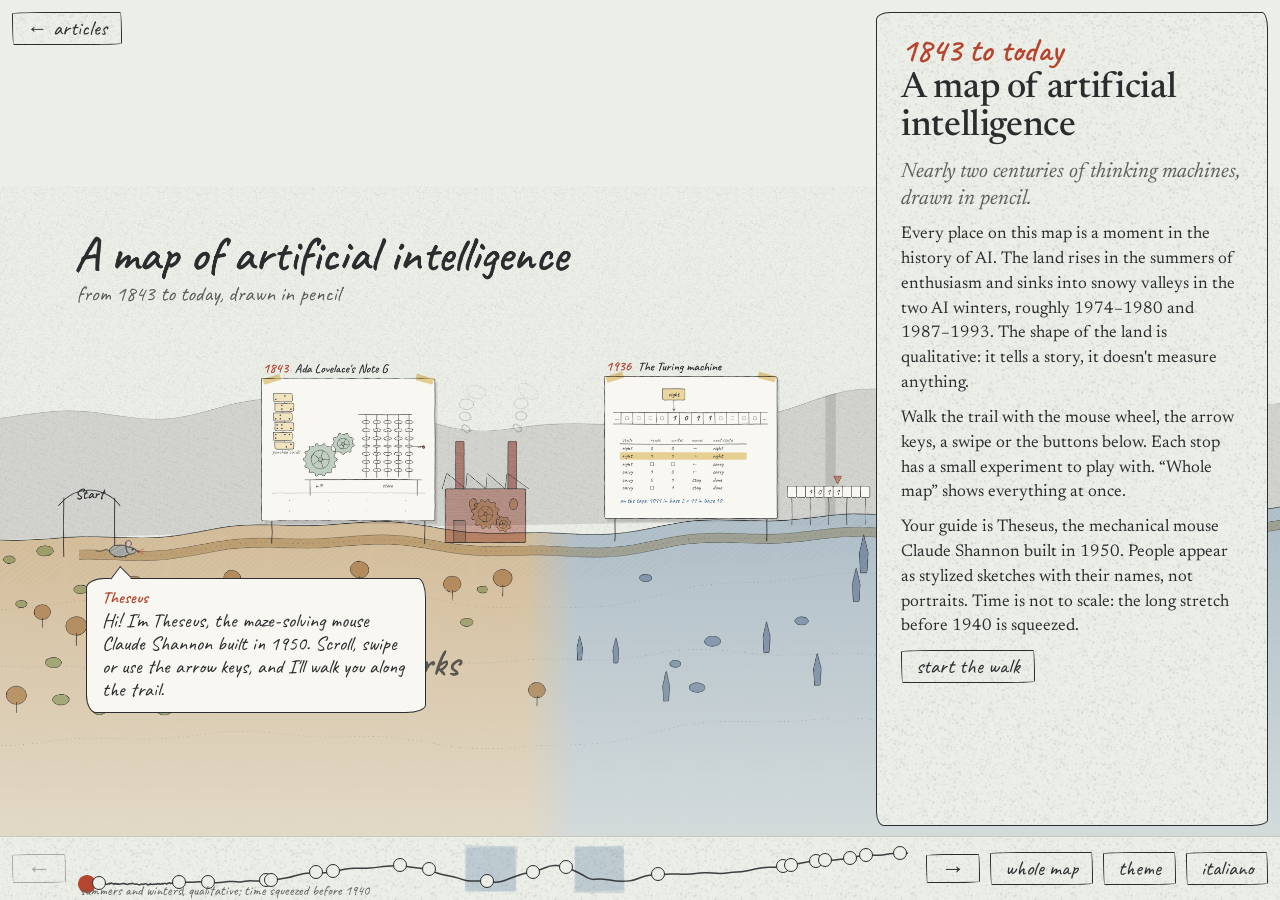
<file: map-of-ai.html>
<!DOCTYPE html>
<html lang="en">
<head>
<meta charset="utf-8">
<meta name="viewport" content="width=device-width, initial-scale=1, viewport-fit=cover">
<title>A map of artificial intelligence</title>
<meta name="description" content="An interactive hand-drawn map of the history of artificial intelligence: nineteen stops from Ada Lovelace's Note G in 1843 to ChatGPT, walking across the summers and the two winters of AI.">
<meta name="author" content="Simone Conradi">
<meta name="robots" content="index, follow">
<link rel="canonical" href="https://profconradi.github.io/map-of-ai.html">
<meta property="og:type" content="article">
<meta property="og:url" content="https://profconradi.github.io/map-of-ai.html">
<meta property="og:title" content="A map of artificial intelligence">
<meta property="og:description" content="An interactive hand-drawn map of the history of artificial intelligence: nineteen stops from Ada Lovelace's Note G in 1843 to ChatGPT, walking across the summers and the two winters of AI.">
<meta property="og:site_name" content="Simone Conradi">
<meta property="og:locale" content="en_US">
<meta name="twitter:card" content="summary">
<meta name="twitter:title" content="A map of artificial intelligence">
<meta name="twitter:description" content="An interactive hand-drawn map of the history of artificial intelligence: nineteen stops from Ada Lovelace's Note G in 1843 to ChatGPT, walking across the summers and the two winters of AI.">
<meta name="twitter:creator" content="@S_Conradi">
<link rel="preconnect" href="https://fonts.googleapis.com">
<link rel="preconnect" href="https://fonts.gstatic.com" crossorigin>
<link href="https://fonts.googleapis.com/css2?family=Caveat:wght@400;600&family=Newsreader:ital,opsz,wght@0,6..72,400..600;1,6..72,400&display=swap" rel="stylesheet">
<style>
:root{
  --paper:#ECEEE8; --ink:#2A2C2E; --muted:#5C605C; --blue:#2C5A8C; --red:#B5452F;
  --yellow:#E2BC45; --green:#6A9878; --line:#C6C9C0; --sheet:#F8F7F1; --snow:#FFFFFF;
  --hand:"Caveat","Segoe Print","Bradley Hand","Comic Sans MS",cursive;
  --serif:"Newsreader",Georgia,"Times New Roman",serif;
  --barh:64px;
  box-sizing:border-box;
  padding-top:env(safe-area-inset-top,0px); padding-bottom:env(safe-area-inset-bottom,0px);
}
@media (prefers-color-scheme:dark){
  :root:not([data-theme="light"]){
    --paper:#1C2025; --ink:#DCDFD8; --muted:#A4AAA3; --blue:#8DB5DD; --red:#E8927C;
    --yellow:#D8B64E; --green:#8DBB9A; --line:#3A4048; --sheet:#252A31; --snow:#DCE5EE;
  }
}
:root[data-theme="dark"]{
  --paper:#1C2025; --ink:#DCDFD8; --muted:#A4AAA3; --blue:#8DB5DD; --red:#E8927C;
  --yellow:#D8B64E; --green:#8DBB9A; --line:#3A4048; --sheet:#252A31; --snow:#DCE5EE;
}
html{scroll-padding-top:env(safe-area-inset-top,0px);height:100%}
*,*::before,*::after{box-sizing:border-box}
body{margin:0;height:100%;background-color:var(--paper);background-image:var(--grain,none);color:var(--ink);font-family:var(--serif);overflow:hidden;overscroll-behavior:none}
#map{position:fixed;left:0;top:0;display:block;touch-action:none;outline:none}
#panel{position:fixed;right:12px;top:calc(12px + env(safe-area-inset-top,0px));bottom:calc(var(--barh) + 10px + env(safe-area-inset-bottom,0px));width:392px;
  overflow-y:auto;overscroll-behavior:contain;padding:20px 24px 18px;background-color:var(--paper);background-image:var(--grain,none);
  border:1.6px solid var(--ink);border-radius:14px 6px 16px 8px/8px 16px 6px 14px;z-index:5}
.stop,#ovsec{display:none}.stop.active,#ovsec.active{display:block}
.year{font-family:var(--hand);font-size:34px;font-weight:600;color:var(--red);line-height:1;margin:0 0 4px}
h1{font-size:36px;font-weight:500;line-height:1.05;margin:4px 0 12px;letter-spacing:-.01em}
h2{font-size:29px;font-weight:500;line-height:1.1;margin:0 0 12px;letter-spacing:-.005em}
#panel p{font-size:17px;line-height:1.46;margin:0 0 10px;hyphens:auto}
#panel p.sub{font-size:21px;line-height:1.3;color:var(--muted);font-style:italic}
#panel p.note,#panel p.soon{font-size:15.5px;color:var(--muted);font-style:italic;border-top:1.2px dashed var(--line);padding-top:8px;margin-top:10px}
#panel p.soon{border:0;padding:0}
canvas.people{display:block;width:100%;aspect-ratio:500/104;margin:10px 0 4px}
.ctrl{display:flex;flex-wrap:wrap;gap:8px 10px;align-items:center;margin-top:10px}
.hint{font-family:var(--hand);font-size:22px;color:var(--blue);margin-top:6px;line-height:1.1}
button.h,#bar button{font-family:var(--hand);font-size:21px;line-height:1.15;background:transparent;color:var(--ink);border:1.6px solid var(--ink);
  border-radius:255px 14px 225px 14px/14px 225px 14px 255px;padding:3px 14px 4px;cursor:pointer}
button.h:hover,#bar button:hover{background:color-mix(in srgb,var(--yellow) 28%,transparent)}
button[aria-pressed="true"]{background:color-mix(in srgb,var(--yellow) 55%,transparent)}
button:disabled{opacity:.35;cursor:default}
button:focus-visible,input:focus-visible{outline:2px dashed var(--blue);outline-offset:3px}
label.rng{font-family:var(--hand);font-size:21px;display:flex;align-items:center;gap:8px}
input[type=range]{accent-color:var(--red);width:150px}
#ovlist{list-style:none;padding:0;margin:8px 0 0}
#ovlist li{margin:0 0 4px}
.ovb{font-family:var(--serif);font-size:16.5px;text-align:left;background:none;border:0;color:var(--ink);padding:3px 4px;cursor:pointer;width:100%;border-radius:6px}
.ovb:hover{background:color-mix(in srgb,var(--yellow) 28%,transparent)}
.ovb .n{display:inline-block;min-width:26px;font-family:var(--hand);font-size:21px;color:var(--red);font-weight:600}
.ovb .yy{font-family:var(--hand);font-size:20px;color:var(--muted);margin-right:4px}
#bar{position:fixed;left:0;right:0;bottom:0;height:calc(var(--barh) + env(safe-area-inset-bottom,0px));padding:0 12px env(safe-area-inset-bottom,0px);display:flex;align-items:center;gap:10px;
  border-top:1.2px solid var(--line);background-color:var(--paper);background-image:var(--grain,none);z-index:6}
#bar .nav{font-size:24px;padding:0 14px}
#mm{flex:1;position:relative;height:54px;min-width:0}
#mmc{position:absolute;inset:0;width:100%;height:100%}
#mmdots{position:absolute;inset:0}
#bar .md{position:absolute;width:14px;height:14px;padding:0;border:1.4px solid var(--ink);border-radius:50%;background:var(--paper);cursor:pointer}
#bar .md.cur{background:var(--red);border-color:var(--red);transform:scale(1.3)}
#bar .md:hover{background:var(--yellow)}
#mmnote{position:absolute;left:4px;bottom:-3px;font-family:var(--hand);font-size:14px;color:var(--muted);pointer-events:none;white-space:nowrap}
#marks{position:fixed;inset:0;pointer-events:none;z-index:4;display:none}
#marks.on{display:block}
.mk{position:absolute;transform:translate(-50%,-50%);pointer-events:auto;min-width:34px;height:34px;padding:0 8px;font-family:var(--hand);font-size:21px;font-weight:600;
  color:var(--ink);background:var(--sheet);border:1.8px solid var(--ink);border-radius:50% 46% 52% 48%;cursor:pointer}
.mk:hover,.mk.cur{background:var(--yellow);color:#2A2C2E}
#bub{position:fixed;left:0;top:0;max-width:min(340px,80vw);padding:9px 15px 11px;font-family:var(--hand);font-size:20px;line-height:1.15;color:var(--ink);background:var(--sheet);
  border:1.6px solid var(--ink);border-radius:18px 8px 20px 10px/10px 20px 8px 18px;opacity:0;transform:translateY(6px);transition:opacity .35s,transform .35s;pointer-events:none;z-index:7;cursor:pointer}
#bub.on{opacity:1;transform:none;pointer-events:auto}
#bub b{display:block;font-weight:600;font-size:17px;color:var(--red);margin-bottom:2px}
#bub::after{content:"";position:absolute;top:-9px;left:var(--tx,30px);width:16px;height:16px;background:var(--sheet);border-left:1.6px solid var(--ink);border-top:1.6px solid var(--ink);transform:rotate(45deg) skewX(8deg)}
#bub.up::after{top:auto;bottom:-9px;border:0;border-right:1.6px solid var(--ink);border-bottom:1.6px solid var(--ink)}
#loading{position:fixed;inset:0;display:none;align-items:center;justify-content:center;font-family:var(--hand);font-size:34px;color:var(--muted);background:var(--paper);z-index:20}
#loading.on{display:flex}
#fold{display:none}
form.chat{display:flex;gap:8px;width:100%}
form.chat input{flex:1;min-width:0;font-family:"Courier New",Courier,monospace;font-size:16px;padding:6px 10px;border:1.6px solid var(--ink);border-radius:6px 3px 7px 4px;background:var(--sheet);color:var(--ink)}
#panel p.tline{display:none;font-family:var(--hand);font-size:20px;line-height:1.15;color:var(--ink);border-left:3px solid var(--red);padding-left:10px}
#panel p.tline b{color:var(--red);font-weight:600;margin-right:4px}
#lang .lg-s{display:none}
@media (max-width:760px){#lang .lg-l{display:none}#lang .lg-s{display:inline}}
.sr{position:absolute;width:1px;height:1px;overflow:hidden;clip:rect(0 0 0 0);white-space:nowrap}
@media (max-width:760px){
  :root{--barh:96px}
  #panel p.tline{display:block}
  #bar{flex-wrap:wrap;align-content:center;row-gap:2px}
  #mm{order:-1;flex:1 1 100%;height:38px}
  #bar .md{width:11px;height:11px}
  .mk{min-width:26px;height:26px;font-size:16px;padding:0 5px}
  #panel{left:8px;right:8px;width:auto;top:auto;bottom:calc(var(--barh) + 8px + env(safe-area-inset-bottom,0px));max-height:38vh;padding:12px 16px 10px}
  #panel.folded{display:none}
  #fold{display:inline-block;font-size:18px!important;padding:2px 10px!important}
  h1{font-size:28px}h2{font-size:24px}.year{font-size:28px}#panel p{font-size:16px}
  #bar{gap:6px;padding:0 8px env(safe-area-inset-bottom,0px)}#bar button{font-size:18px;padding:2px 9px}#bar .nav{padding:0 10px}
  #mmnote{display:none}
}
#top{position:fixed;left:12px;top:calc(12px + env(safe-area-inset-top,0px));z-index:6;display:flex;gap:8px;align-items:center}
#home{font-family:var(--hand);font-size:21px;line-height:1.15;cursor:pointer;
  text-decoration:none;color:var(--ink);background-color:var(--paper);background-image:var(--grain,none);border:1.6px solid var(--ink);
  border-radius:255px 14px 225px 14px/14px 225px 14px 255px;padding:3px 14px 4px}
#home:hover{background-color:color-mix(in srgb,var(--yellow) 28%,transparent)}
#home:focus-visible{outline:2px dashed var(--blue);outline-offset:3px}
body.film #top{display:none!important}
@media (max-width:760px){#top{left:8px}#home{font-size:18px;padding:2px 10px}}
@media (prefers-reduced-motion:reduce){*{transition:none!important}}
</style>
</head>
<body>
<div id="top"><a id="home" href="articles.html">← articles</a></div>
<canvas id="map" role="img" aria-label="A hand-drawn landscape: the history of artificial intelligence as a trail from 1843 to today. Hills are periods of enthusiasm, snowy valleys are the two AI winters. The text for each stop is in the side panel."></canvas>
<div id="marks" aria-label="Stops on the map"></div>
<aside id="panel" aria-label="Stop details">
 <div id="stops"></div>
 <section id="ovsec" aria-label="Whole map"><div class="year">1843 to today</div><h2>The whole map</h2><p>Pick a stop on the map or in this list.</p><ol id="ovlist"></ol></section>
</aside>
<div id="bub" role="status" aria-live="polite"><b>Theseus</b><span id="bubt"></span></div>
<nav id="bar" aria-label="Trail navigation">
 <button class="nav" id="prev" aria-label="Previous stop">←</button>
 <div id="mm"><canvas id="mmc" aria-hidden="true"></canvas><div id="mmdots"></div><span id="mmnote">summers and winters, qualitative; time squeezed before 1940</span></div>
 <button class="nav" id="next" aria-label="Next stop">→</button>
 <button id="ovbtn" aria-pressed="false">whole map</button>
 <button id="fold" aria-expanded="true">hide text</button>
 <button id="theme" aria-label="Switch between light and dark theme">theme</button>
 <button id="lang" aria-label="Leggi in italiano" lang="it"><span class="lg-l">italiano</span><span class="lg-s">IT</span></button>
</nav>
<div id="sr" class="sr" aria-live="polite"></div>
<div id="loading" class="on">sketching the map…</div>
<script>
"use strict";
const HAND='"Caveat","Segoe Print","Bradley Hand","Comic Sans MS",cursive';
const HS=1.06;
const SERIF='"Newsreader",Georgia,serif';
const C={};
/* lingua: ?lang=it|en, poi la scelta salvata, poi la lingua del browser */
let LANG=(()=>{let l=null;try{l=new URLSearchParams(location.search).get('lang')}catch(_){}
 if(l!=='it'&&l!=='en'){try{l=localStorage.getItem('mapai-lang')}catch(_){l=null}}
 if(l!=='it'&&l!=='en')l=/^it\b/i.test(navigator.language||'')?'it':'en';return l})();
const isIT=()=>LANG==='it';
const LX=(en,it)=>LANG==='it'?it:en;
function isDark(){const t=document.documentElement.dataset.theme;if(t==='dark')return true;if(t==='light')return false;return matchMedia('(prefers-color-scheme: dark)').matches}
function readColors(){const cs=getComputedStyle(document.documentElement);for(const k of['paper','ink','muted','blue','red','yellow','green','line'])C[k]=cs.getPropertyValue('--'+k).trim();C.dark=isDark()}
function mulberry(a){return function(){a|=0;a=a+0x6D2B79F5|0;let t=Math.imul(a^a>>>15,1|a);t=t+Math.imul(t^t>>>7,61|t)^t;return((t^t>>>14)>>>0)/4294967296}}
function hsh(){let h=2166136261>>>0;for(let i=0;i<arguments.length;i++){h^=(Math.round(arguments[i])|0);h=Math.imul(h,16777619)}return h>>>0}
const P={ctx:null,budget:Infinity,used:0,dry:false,minw:0,scale:0,
  take(len){const u0=this.used;this.used+=len;if(this.dry)return 0;if(this.budget===Infinity)return 1;return Math.max(0,Math.min(1,(this.budget-u0)/len))}};
function plen(p){let L=0;for(let i=1;i<p.length;i++)L+=Math.hypot(p[i][0]-p[i-1][0],p[i][1]-p[i-1][1]);return L}
function cut(p,f){if(f>=1)return p;const L=plen(p)*f;let acc=0;const o=[p[0]];for(let i=1;i<p.length;i++){const d=Math.hypot(p[i][0]-p[i-1][0],p[i][1]-p[i-1][1]);if(acc+d>=L){const r=d?(L-acc)/d:0;o.push([p[i-1][0]+(p[i][0]-p[i-1][0])*r,p[i-1][1]+(p[i][1]-p[i-1][1])*r]);return o}acc+=d;o.push(p[i])}return o}
function smooth(ctx,q){ctx.beginPath();ctx.moveTo(q[0][0],q[0][1]);if(q.length<3){for(let i=1;i<q.length;i++)ctx.lineTo(q[i][0],q[i][1])}else{for(let i=1;i<q.length-1;i++){ctx.quadraticCurveTo(q[i][0],q[i][1],(q[i][0]+q[i+1][0])/2,(q[i][1]+q[i+1][1])/2)}ctx.lineTo(q[q.length-1][0],q[q.length-1][1])}ctx.stroke()}
function stroke(pts,o={}){if(pts.length<2)return;const L=plen(pts)||1;const f=P.take(L*(o.speed??1));if(f<=0)return;const ctx=P.ctx;
  const n=pts.length-1;const r=mulberry(hsh(pts[0][0]/3,pts[0][1]/3,pts[n][0]/3,pts[n][1]/3,n,o.seed||0));
  const passes=o.passes??2,j=o.jit??0.8,w=o.w??1.5,a=o.a??0.9;
  ctx.save();ctx.lineCap='round';ctx.lineJoin='round';ctx.strokeStyle=o.col||C.ink;if(o.dash)ctx.setLineDash(o.dash);
  for(let p=0;p<passes;p++){ctx.globalAlpha=a*(p?0.42:1);ctx.lineWidth=Math.max(P.minw,w*(p?0.7:1));const q=pts.map(t=>[t[0]+(r()-.5)*2*j,t[1]+(r()-.5)*2*j]);smooth(ctx,cut(q,f))}
  ctx.restore()}
function seg(x1,y1,x2,y2,o={}){const L=Math.hypot(x2-x1,y2-y1);if(L<0.5)return;const n=Math.max(2,Math.ceil(L/16));const r=mulberry(hsh(x1/3,y1/3,x2/3,y2/3,9));
  const bow=(r()-.5)*Math.min(L*0.03,6)*(o.bow??1);const nx=-(y2-y1)/L,ny=(x2-x1)/L;const pts=[];
  for(let i=0;i<=n;i++){const t=i/n,b=Math.sin(Math.PI*t)*bow;pts.push([x1+(x2-x1)*t+nx*b,y1+(y2-y1)*t+ny*b])}stroke(pts,o)}
function resample(pts,closed,step=14){const a=closed?[...pts,pts[0]]:pts;const out=[];for(let i=0;i<a.length-1;i++){const[x1,y1]=a[i],[x2,y2]=a[i+1];const L=Math.hypot(x2-x1,y2-y1);const n=Math.max(1,Math.ceil(L/step));for(let k=(i?1:0);k<=n;k++){const t=k/n;out.push([x1+(x2-x1)*t,y1+(y2-y1)*t])}}return out}
function path(pts,o={},closed=false){stroke(resample(pts,closed),o)}
function curve(pts,o={}){stroke(pts,o)}
function ellPoly(cx,cy,rx,ry,n=28){const p=[];for(let i=0;i<n;i++){const a=i/n*Math.PI*2;p.push([cx+Math.cos(a)*rx,cy+Math.sin(a)*ry])}return p}
function ell(cx,cy,rx,ry,o={}){if(o.solid)solid(ellPoly(cx,cy,rx,ry,36),o.solid);if(o.fill)wash(ellPoly(cx,cy,rx,ry),o.fill,o.fa??0.55);if(o.hatch)hatch(ellPoly(cx,cy,rx,ry),o.hatch);if(o.nostroke)return;
  const r=mulberry(hsh(cx/3,cy/3,rx*3,ry*3,3));const a0=r()*Math.PI*2,over=o.over??(0.3+r()*0.3);const n=Math.max(12,Math.ceil((rx+ry)*Math.PI/7));const wob=o.wob??0.035,ph=r()*6;const pts=[];
  for(let i=0;i<=n;i++){const a=a0+(Math.PI*2+over)*i/n;const k=1+Math.sin(a*2+ph)*wob*0.5+(i/n-0.5)*wob;pts.push([cx+Math.cos(a)*rx*k,cy+Math.sin(a)*ry*k])}stroke(pts,o)}
function box(x,y,w,h,o={}){const p=[[x,y],[x+w,y],[x+w,y+h],[x,y+h]];if(o.solid)solid(p,o.solid);if(o.fill)wash(p,o.fill,o.fa??0.5);if(o.hatch)hatch(p,o.hatch);if(!o.nostroke)path(p,o,true)}
function solid(poly,col){raw(10,ctx=>{ctx.fillStyle=col;ctx.beginPath();poly.forEach((p,i)=>i?ctx.lineTo(p[0],p[1]):ctx.moveTo(p[0],p[1]));ctx.closePath();ctx.fill()})}
function wash(poly,col,a=0.45){const f=P.take(25);if(f<=0)return;const ctx=P.ctx;const r=mulberry(hsh(poly[0][0]/3,poly[0][1]/3,poly.length,77));
  ctx.save();ctx.fillStyle=col;if(!C.dark)ctx.globalCompositeOperation='multiply';
  for(let k=0;k<3;k++){ctx.globalAlpha=a*f*(k?0.3:0.55);ctx.beginPath();poly.forEach((p,i)=>{const x=p[0]+(r()-.5)*3.5,y=p[1]+(r()-.5)*3.5;i?ctx.lineTo(x,y):ctx.moveTo(x,y)});ctx.closePath();ctx.fill()}ctx.restore()}
function hatch(poly,o={}){let x0=1e9,y0=1e9,x1=-1e9,y1=-1e9;for(const[x,y]of poly){x0=Math.min(x0,x);y0=Math.min(y0,y);x1=Math.max(x1,x);y1=Math.max(y1,y)}
  const cx=(x0+x1)/2,cy=(y0+y1)/2,R=Math.hypot(x1-x0,y1-y0)/2+2,ang=(o.ang??-50)*Math.PI/180,gap=o.gap??6;if(P.scale&&gap*P.scale<1.3){if(P.dry)return;const c=P.ctx;c.save();c.fillStyle=o.col||C.ink;c.globalAlpha=(o.a??0.45)*0.22;c.beginPath();poly.forEach((p,i)=>i?c.lineTo(p[0],p[1]):c.moveTo(p[0],p[1]));c.closePath();c.fill();c.restore();return}const n=Math.floor(2*R/gap);if(n<1)return;
  const f=P.take(n*3);if(f<=0)return;const ctx=P.ctx;const r=mulberry(hsh(cx/3,cy/3,R,gap*10));const dx=Math.cos(ang),dy=Math.sin(ang),nx=-dy,ny=dx;
  ctx.save();ctx.beginPath();poly.forEach((p,i)=>i?ctx.lineTo(p[0],p[1]):ctx.moveTo(p[0],p[1]));ctx.closePath();ctx.clip();
  ctx.strokeStyle=o.col||C.ink;ctx.lineWidth=o.w??0.9;ctx.globalAlpha=o.a??0.45;ctx.lineCap='round';ctx.beginPath();const m=Math.ceil(n*f);
  for(let i=0;i<m;i++){const d=-R+i*gap+(r()-.5)*gap*0.5;const px=cx+nx*d,py=cy+ny*d;const e=R*(0.92+r()*0.08);ctx.moveTo(px-dx*e+(r()-.5)*2,py-dy*e+(r()-.5)*2);ctx.lineTo(px+dx*e+(r()-.5)*2,py+dy*e+(r()-.5)*2)}
  ctx.stroke();ctx.restore()}
function txt(s,x,y,o={}){s=String(s);const f=P.take(Math.max(8,s.length*3.5));if(f<=0)return;const ctx=P.ctx;ctx.save();
  let sz=(o.size||22)*(o.font?1:HS);ctx.font=`${o.wt||400} ${sz}px ${o.font||HAND}`;if(o.maxw){const w=ctx.measureText(s).width;if(w>o.maxw){sz*=o.maxw/w;ctx.font=`${o.wt||400} ${sz}px ${o.font||HAND}`}}ctx.fillStyle=o.col||C.ink;ctx.textAlign=o.align||'left';ctx.textBaseline=o.base||'alphabetic';ctx.globalAlpha=o.a??1;
  if(o.rot){ctx.translate(x,y);ctx.rotate(o.rot);x=0;y=0}ctx.fillText(f<1?s.slice(0,Math.ceil(s.length*f)):s,x,y);ctx.restore()}
function tw(s,size,wt=400,font=HAND){const c=P.ctx;c.save();c.font=`${wt} ${size*(font===HAND?HS:1)}px ${font}`;const w=c.measureText(String(s)).width;c.restore();return w}
function wrapLines(s,maxW,size,font=HAND,wt=400){const ctx=P.ctx;ctx.save();ctx.font=`${wt} ${size*(font===HAND?HS:1)}px ${font}`;const words=String(s).split(' ');const lines=[];let cur='';
  for(const w of words){const t=cur?cur+' '+w:w;if(ctx.measureText(t).width>maxW&&cur){lines.push(cur);cur=w}else cur=t}if(cur)lines.push(cur);ctx.restore();return lines}
function para(s,x,y,maxW,o={}){const size=o.size||22;const lines=wrapLines(s,maxW,size,o.font||HAND,o.wt||400);lines.forEach((l,i)=>txt(l,x,y+i*(o.lh||size*1.12),o));return lines.length*(o.lh||size*1.12)}
function raw(len,fn){const f=P.take(len);if(f<=0)return;const ctx=P.ctx;ctx.save();fn(ctx,f);ctx.restore()}
function dot(x,y,r,col){raw(4,ctx=>{ctx.fillStyle=col||C.ink;ctx.beginPath();ctx.arc(x,y,r,0,Math.PI*2);ctx.fill()})}
function arrow(x1,y1,x2,y2,o={}){seg(x1,y1,x2,y2,o);const a=Math.atan2(y2-y1,x2-x1),h=o.head??9;seg(x2,y2,x2-Math.cos(a-0.45)*h,y2-Math.sin(a-0.45)*h,{...o,bow:0});seg(x2,y2,x2-Math.cos(a+0.45)*h,y2-Math.sin(a+0.45)*h,{...o,bow:0})}
function bez(a,b,c,d,n=18){const p=[];for(let i=0;i<=n;i++){const t=i/n,u=1-t;p.push([u*u*u*a[0]+3*u*u*t*b[0]+3*u*t*t*c[0]+t*t*t*d[0],u*u*u*a[1]+3*u*u*t*b[1]+3*u*t*t*c[1]+t*t*t*d[1]])}return p}
function arcPts(cx,cy,rx,ry,a0,a1,n=16){const p=[];for(let i=0;i<=n;i++){const a=a0+(a1-a0)*i/n;p.push([cx+Math.cos(a)*rx,cy+Math.sin(a)*ry])}return p}
function star(x,y,r,o={}){for(let k=0;k<3;k++){const a=k*Math.PI/3+0.3;seg(x-Math.cos(a)*r,y-Math.sin(a)*r,x+Math.cos(a)*r,y+Math.sin(a)*r,{w:1.1,passes:1,...o})}}

/* ---------- figure: persone e robot ---------- */
const LOOKS={
  ada:{hair:'ringlets',dress:true,coat:'blue'},babbage:{hair:'side',tie:'bow',coat:'ink'},
  turing:{hair:'wavy',tie:'tie',coat:'green'},mcculloch:{hair:'bald',beard:'long',tie:'tie'},pitts:{hair:'short',glasses:true,coat:'blue'},
  shannon:{hair:'wavy',tie:'tie',coat:'blue'},rosenblatt:{hair:'short',glasses:false,tie:'tie',coat:'green'},weizenbaum:{hair:'side',mustache:true,coat:'ink'},
  hart:{hair:'short',glasses:true,coat:'blue'},nilsson:{hair:'side',glasses:true,tie:'tie'},raphael:{hair:'wavy',coat:'green'},
  minsky:{hair:'bald',glasses:true,coat:'ink'},papert:{hair:'curly',beard:'short',coat:'green'},lighthill:{hair:'side',tie:'bow',coat:'blue'},
  shortliffe:{hair:'short',tie:'tie',coat:'blue'},mcdermott:{hair:'wavy',beard:'short'},
  rumelhart:{hair:'short',beard:'short',glasses:true},hinton:{hair:'side',coat:'blue'},williams:{hair:'wavy',glasses:true,coat:'green'},
  lecun:{hair:'bald',glasses:true,coat:'blue'},kasparov:{hair:'wavy',tie:'tie',coat:'ink'},hsu:{hair:'short',glasses:true,coat:'blue'},
  feifei:{hair:'long',coat:'red'},krizhevsky:{hair:'short',coat:'green'},sutskever:{hair:'bald',coat:'blue'},
  lee:{hair:'short',tie:'tie',coat:'ink'},hassabis:{hair:'short',coat:'blue'},silver:{hair:'wavy',glasses:true,coat:'green'},
  vaswani:{hair:'short',glasses:true,coat:'blue'},radford:{hair:'wavy',coat:'green'},jumper:{hair:'short',glasses:true,coat:'green'},baker:{hair:'side',glasses:true,coat:'blue'},
  mccarthy:{hair:'side',glasses:true,tie:'tie',coat:'blue'},rochester:{hair:'short',glasses:true,tie:'bow',coat:'ink'},newell:{hair:'wavy',tie:'tie',coat:'green'},simon:{hair:'side',glasses:true,tie:'tie',coat:'blue'},
  anon:{hair:'short',coat:'blue'}
};
function person(x,y,s=1,o={}){const S=v=>v*s;const bottom=o.bottom??y+S(118);
  const sh=[[x-S(54),bottom],[x-S(52),y+S(74)],[x-S(38),y+S(52)],[x-S(12),y+S(41)],[x+S(12),y+S(41)],[x+S(38),y+S(52)],[x+S(52),y+S(74)],[x+S(54),bottom]];
  const coat=o.coat?(C[o.coat]||o.coat):null;
  if(o.dress){const d=[[x-S(56),bottom],[x-S(54),y+S(70)],[x-S(40),y+S(50)],[x-S(20),y+S(44)],[x,y+S(56)],[x+S(20),y+S(44)],[x+S(40),y+S(50)],[x+S(54),y+S(70)],[x+S(56),bottom]];
    if(coat)wash(d,coat,.4);hatch(d,{gap:S(6),a:.3,ang:-65});path(d,{w:1.5});
    for(let i=0;i<7;i++){const a=Math.PI*(0.15+0.7*i/6);ell(x+Math.cos(a)*S(22)*-1+0,y+S(47)+Math.sin(a)*S(5),S(3),S(2.2),{w:.9,passes:1})}}
  else{if(coat)wash(sh,coat,.33);hatch(sh,{gap:S(7),a:.22,ang:-60});path(sh,{w:1.5});
    path([[x-S(12),y+S(41)],[x-S(2),y+S(66)]],{w:1.2});path([[x+S(12),y+S(41)],[x+S(2),y+S(66)]],{w:1.2});
    seg(x-S(24),y+S(49),x-S(10),y+S(86),{w:1.1,passes:1});seg(x+S(24),y+S(49),x+S(10),y+S(86),{w:1.1,passes:1});
    if(o.tie==='bow'){path([[x-S(10),y+S(40)],[x-S(10),y+S(50)],[x+S(10),y+S(40)],[x+S(10),y+S(50)]],{w:1.2},true);dot(x,y+S(45),S(2.2))}
    else if(o.tie){const t=[[x-S(4),y+S(44)],[x+S(4),y+S(44)],[x+S(6),y+S(78)],[x,y+S(86)],[x-S(6),y+S(78)]];wash(t,C.red,.5);path(t,{w:1.1},true)}}
  seg(x-S(10),y+S(24),x-S(11),y+S(42),{w:1.3});seg(x+S(10),y+S(24),x+S(11),y+S(42),{w:1.3});
  const hr=S(24),vr=S(29);
  // capelli dietro
  if(o.hair==='long'){const hp=[[x-S(28),y-S(6)],[x-S(34),y+S(30)],[x-S(40),y+S(56)],[x-S(20),y+S(52)],[x+S(20),y+S(52)],[x+S(40),y+S(56)],[x+S(34),y+S(30)],[x+S(28),y-S(6)]];hatch(hp,{gap:S(3.5),a:.55,ang:80});path(hp,{w:1.2})}
  ell(x,y,hr,vr,{w:1.6,solid:C.paper});
  const lk=o.look||[0,0];
  // capelli sopra
  const top=(a0,a1,rx,ry,dy=0)=>arcPts(x,y+dy,rx,ry,a0,a1,18);
  switch(o.hair){
    case 'short':{const p=[...top(Math.PI*1.05,Math.PI*1.95,S(26),S(32)),...top(Math.PI*1.9,Math.PI*1.1,S(22),S(19),-S(6))];hatch(p,{gap:S(3),a:.6,ang:-20});path(p,{w:1.2},true);break}
    case 'side':{const p=[...top(Math.PI*1.02,Math.PI*1.98,S(26),S(32)),[x+S(20),y-S(14)],[x-S(8),y-S(20)],[x-S(22),y-S(10)]];hatch(p,{gap:S(3),a:.55,ang:10});path(p,{w:1.2},true);break}
    case 'wavy':{const p=top(Math.PI*1.0,Math.PI*2.0,S(27),S(33));const w=[];for(let i=0;i<=8;i++){const t=i/8;w.push([x+S(26)-t*S(52),y-S(14)+Math.sin(t*Math.PI*4)*S(3)])}const q=[...p,...w];hatch(q,{gap:S(3.2),a:.55,ang:-35});path(q,{w:1.2},true);break}
    case 'curly':{for(let i=0;i<9;i++){const a=Math.PI*(1.05+0.9*i/8);ell(x+Math.cos(a)*S(25),y+Math.sin(a)*S(29),S(6),S(6),{w:1,passes:1})}break}
    case 'bald':{curve(top(Math.PI*0.9,Math.PI*1.1,S(26),S(28)),{w:1.1});curve(top(Math.PI*-0.1,Math.PI*0.1,S(26),S(28)),{w:1.1});break}
    case 'ringlets':{const p=[...top(Math.PI*1.0,Math.PI*2.0,S(27),S(32)),[x+S(18),y-S(8)],[x,y-S(22)],[x-S(18),y-S(8)]];hatch(p,{gap:S(3),a:.6,ang:70});path(p,{w:1.2},true);
      for(const sx of[-1,1])for(let i=0;i<3;i++)ell(x+sx*S(29),y+S(2)+i*S(9),S(5),S(5),{w:1,passes:1,hatch:{gap:S(2.5),a:.5}});break}
    case 'long':{const p=[...top(Math.PI*1.0,Math.PI*2.0,S(27),S(32)),[x+S(20),y-S(10)],[x,y-S(18)],[x-S(20),y-S(10)]];hatch(p,{gap:S(3),a:.55,ang:75});path(p,{w:1.2},true);break}
  }
  // viso
  dot(x-S(9)+lk[0]*S(1.5),y+S(1)+lk[1]*S(1.2),S(2.2));dot(x+S(9)+lk[0]*S(1.5),y+S(1)+lk[1]*S(1.2),S(2.2));
  seg(x-S(13),y-S(6),x-S(5),y-S(7),{w:1,passes:1});seg(x+S(5),y-S(7),x+S(13),y-S(6),{w:1,passes:1});
  path([[x+S(1),y+S(4)],[x-S(3),y+S(12)],[x+S(2),y+S(13)]],{w:1,passes:1});
  if(o.glasses){ell(x-S(9),y+S(1),S(7),S(6),{w:1,passes:1});ell(x+S(9),y+S(1),S(7),S(6),{w:1,passes:1});seg(x-S(2),y,x+S(2),y,{w:1,passes:1})}
  if(o.mustache)path([[x-S(8),y+S(18)],[x,y+S(15)],[x+S(8),y+S(18)]],{w:2});
  if(o.beard){const b=o.beard==='long'?[[x-S(22),y+S(6)],[x-S(20),y+S(28)],[x-S(8),y+S(50)],[x,y+S(56)],[x+S(8),y+S(50)],[x+S(20),y+S(28)],[x+S(22),y+S(6)],[x+S(10),y+S(24)],[x-S(10),y+S(24)]]:[[x-S(22),y+S(6)],[x-S(18),y+S(24)],[x,y+S(33)],[x+S(18),y+S(24)],[x+S(22),y+S(6)],[x+S(10),y+S(22)],[x-S(10),y+S(22)]];
    solid(b,C.paper);hatch(b,{gap:S(2.8),a:.6,ang:80});path(b,{w:1.1},true)}
  else curve(arcPts(x,y+S(14),S(6),S(3),0.2,Math.PI-0.2,6),{w:1.1,passes:1});
}
function robot(x,y,s=1,o={}){const S=v=>v*s;const lk=o.look||[0,0];
  seg(x,y-S(24),x,y-S(44),{w:1.3});ell(x,y-S(48),S(5),S(5),{fill:C.red,fa:.7});
  box(x-S(28),y-S(24),S(56),S(44),{w:1.6,solid:C.paper});
  ell(x-S(11),y-S(4),S(8),S(8),{w:1.2});ell(x+S(11),y-S(4),S(8),S(8),{w:1.2});dot(x-S(11)+lk[0]*S(3),y-S(4)+lk[1]*S(3),S(2.6));dot(x+S(11)+lk[0]*S(3),y-S(4)+lk[1]*S(3),S(2.6));
  for(let i=0;i<4;i++)seg(x-S(10)+i*S(6.6),y+S(10),x-S(10)+i*S(6.6),y+S(15),{w:1,passes:1});
  const b=[[x-S(32),y+S(28)],[x+S(32),y+S(28)],[x+S(34),y+S(90)],[x-S(34),y+S(90)]];wash(b,o.col||C.blue,.35);hatch(b,{gap:S(6),a:.2});path(b,{w:1.5},true);
  seg(x,y+S(20),x,y+S(28),{w:1.3});ell(x,y+S(55),S(10),S(10),{w:1.2});seg(x,y+S(55),x+S(6),y+S(49),{w:1.2,col:C.red});
  seg(x-S(32),y+S(36),x-S(52),y+S(70),{w:1.4});seg(x+S(32),y+S(36),x+S(52),y+S(70),{w:1.4})}


/* ---------- canvas e resa ---------- */
let stageScale=1;
function fit(cv,W,H){const dpr=window.devicePixelRatio||1;const k=Math.min(3,Math.max(1,dpr*stageScale*(cv.clientWidth?cv.clientWidth/W:1)));const bw=Math.round(W*k),bh=Math.round(H*k);
  if(cv.width!==bw||cv.height!==bh){cv.width=bw;cv.height=bh}cv.getContext('2d').setTransform(k,0,0,k,0,0)}
/* ================= scene ================= */
const SC={};
const fmt=(v,d=2)=>{const s=v.toFixed(d).replace('-','−');return LANG==='it'?s.replace('.',','):s};
const SUP={'0':'⁰','1':'¹','2':'²','3':'³','4':'⁴','5':'⁵','6':'⁶','7':'⁷','8':'⁸','9':'⁹'};
const sup=n=>String(n).split('').map(c=>SUP[c]||c).join('');
function rotPts(pts,x,y,a){const c=Math.cos(a),s=Math.sin(a);return pts.map(([u,v])=>[x+u*c-v*s,y+u*s+v*c])}


/* utilità aggiuntive: ingranaggio, taglio di un poligono con un semipiano */
function gear(cx,cy,R,n,ang,o={}){const p=[];const th=Math.min(9,R*0.18);for(let i=0;i<n;i++){const a=ang+i*2*Math.PI/n,d=Math.PI/n;
  for(const[aa,rr]of[[a-d*0.5,R],[a-d*0.3,R+th],[a+d*0.3,R+th],[a+d*0.5,R]])p.push([cx+Math.cos(aa)*rr,cy+Math.sin(aa)*rr]);
  p.push([cx+Math.cos(a+d)*R,cy+Math.sin(a+d)*R])}
  if(o.fill)wash(p,o.fill,.35);path(p,{w:1.4},true);ell(cx,cy,R*0.62,R*0.62,{w:1,passes:1});ell(cx,cy,R*0.16,R*0.16,{w:1.3,hatch:{gap:2.5,a:.6}});
  for(let k=0;k<5;k++){const a=ang+k*2*Math.PI/5;seg(cx+Math.cos(a)*R*0.16,cy+Math.sin(a)*R*0.16,cx+Math.cos(a)*R*0.62,cy+Math.sin(a)*R*0.62,{w:1.1,passes:1})}}
function clipHalf(poly,f){const out=[];for(let i=0;i<poly.length;i++){const a=poly[i],b=poly[(i+1)%poly.length];const fa=f(a),fb=f(b);if(fa>=0)out.push(a);if((fa>=0)!==(fb>=0)){const t=fa/(fa-fb);out.push([a[0]+(b[0]-a[0])*t,a[1]+(b[1]-a[1])*t])}}return out}


/* ================= geografia ================= */
const WW=13600, WH=6450, AMP=900, BASES=[1500,3500,5500];
// ancore [x, anno] per ciascuna delle tre fasce (tornanti). La scala del tempo non è lineare.
const ANCH=[
 [[0,1826],[500,1830],[1500,1843],[2850,1936],[4200,1943],[5550,1950],[6900,1950.6],[8250,1956],[9600,1958],[10950,1966],[12400,1969.5],[13150,1972],[13600,1973.5]],
 [[0,1994],[600,1993.7],[4200,1990],[7200,1987.3],[8400,1986],[10600,1982],[12400,1976.5],[13150,1975.2],[13600,1974]],
 [[0,1993.4],[600,1994],[2000,1997],[3600,2012],[5200,2013],[6800,2016],[8400,2017],[10000,2020],[11600,2022],[12900,2026],[13600,2027]]];
function tOf(b,x){const A=ANCH[b];if(x<=A[0][0])return A[0][1];for(let i=1;i<A.length;i++)if(x<=A[i][0]){const[x0,t0]=A[i-1],[x1,t1]=A[i];return t0+(t1-t0)*(x-x0)/(x1-x0)}return A[A.length-1][1]}
// curva qualitativa dell'entusiasmo (0–1): colline nelle estati, valli negli inverni
const WLV=[[1826,.06],[1843,.1],[1900,.08],[1936,.12],[1943,.14],[1950,.18],[1956,.42],[1962,.56],[1966,.62],[1969,.52],[1972,.32],[1974,.2],[1978,.15],[1981,.4],[1985,.66],[1987,.5],[1989,.22],[1993,.18],[1997,.36],[2005,.42],[2012,.6],[2016,.76],[2020,.84],[2022,.94],[2027,1]];
function lev(t){if(t<=WLV[0][0])return WLV[0][1];for(let i=1;i<WLV.length;i++)if(t<=WLV[i][0]){const[a,la]=WLV[i-1],[b,lb]=WLV[i];const u=(t-a)/(b-a);const s=u*u*(3-2*u);return la+(lb-la)*s}return 1}
function prof(b,x){return BASES[b]-lev(tOf(b,x))*AMP+16*Math.sin(x/310+b*1.7)+9*Math.sin(x/97+b*2.3)}
const groundY=(b,x)=>prof(b,x)-70;
const WINTERS=[[1974,1980],[1987,1993]];
function winterness(t){let w=0;for(const[a,b]of WINTERS){const d=t<a?a-t:t>b?t-b:0;w=Math.max(w,Math.max(0,1-d/2.5))}return w}

/* ---- sentiero ---- */
const PATH=[];
function bz(a,b,c,d,u){const v=1-u;return[v*v*v*a[0]+3*v*v*u*b[0]+3*v*u*u*c[0]+u*u*u*d[0],v*v*v*a[1]+3*v*v*u*b[1]+3*v*u*u*c[1]+u*u*u*d[1]]}
(function build(){
 const leg=(b,xa,xb)=>{const st=xa<xb?20:-20;for(let x=xa;st>0?x<=xb:x>=xb;x+=st)PATH.push({x,y:prof(b,x),t:tOf(b,x),b})};
 const bend=(P0,P1,P2,P3,ta,tb,n,tag)=>{for(let i=1;i<n;i++){const u=i/n,p=bz(P0,P1,P2,P3,u);PATH.push({x:p[0],y:p[1],t:ta+(tb-ta)*u,b:tag})}};
 leg(0,440,13140);
 bend([13140,prof(0,13140)],[13580,prof(0,13140)+280],[13580,prof(1,13140)-340],[13140,prof(1,13140)],tOf(0,13140),tOf(1,13140),90,'r');
 leg(1,13140,600);
 bend([600,prof(1,600)],[70,prof(1,600)+260],[70,prof(2,600)-300],[600,prof(2,600)],tOf(1,600),tOf(2,600),90,'l');
 leg(2,600,12900);
 let s=0;PATH[0].s=0;for(let i=1;i<PATH.length;i++){s+=Math.hypot(PATH[i].x-PATH[i-1].x,PATH[i].y-PATH[i-1].y);PATH[i].s=s}
})();
const PLEN=PATH[PATH.length-1].s;
function pathAt(s){s=Math.max(0,Math.min(PLEN,s));let lo=0,hi=PATH.length-1;while(hi-lo>1){const m=(lo+hi)>>1;if(PATH[m].s<s)lo=m;else hi=m}
 const a=PATH[lo],b=PATH[hi];const u=b.s>a.s?(s-a.s)/(b.s-a.s):0;return{x:a.x+(b.x-a.x)*u,y:a.y+(b.y-a.y)*u,t:a.t+(b.t-a.t)*u,dx:b.x-a.x}}
function sOnLeg(b,x){let best=0,bd=1e9;for(const p of PATH)if(p.b===b){const d=Math.abs(p.x-x);if(d<bd){bd=d;best=p.s}}return best}
// vicinanza al sentiero, per non piantare alberi sopra
const PGRID=new Map();for(const p of PATH){const k=Math.floor(p.x/200)+':'+Math.floor(p.y/200);if(!PGRID.has(k))PGRID.set(k,[]);PGRID.get(k).push(p)}
function nearPath(x,y,d){const gx=Math.floor(x/200),gy=Math.floor(y/200);for(let i=-1;i<=1;i++)for(let j=-1;j<=1;j++){const L=PGRID.get((gx+i)+':'+(gy+j));if(L)for(const p of L)if(Math.hypot(p.x-x,p.y-y)<d)return true}return false}

/* ---- tappe ---- */
// n: numero della tappa; b: fascia; x: posizione; done: completa in questa fase
const STOPS=[
 {k:'intro',b:0,x:900,t:1830},
 {n:1,b:0,x:1500,y:'1843',t:1843,title:"Ada Lovelace's Note G",done:1,scene:'lovelace'},
 {n:2,b:0,x:2850,y:'1936',t:1936,title:'The Turing machine',done:1,scene:'turing'},
 {n:3,b:0,x:4200,y:'1943',t:1943,title:'A neuron made of switches',done:1,scene:'neuron'},
 {n:4,b:0,x:5550,y:'1950',t:1950,title:'The imitation game',done:1,scene:'imitation'},
 {n:5,b:0,x:6900,y:'1950',t:1950.6,title:"Shannon's mouse",done:1,scene:'shannon'},
 {n:6,b:0,x:8250,y:'1956',t:1956,title:'Dartmouth: a name is born',done:1,scene:'dartmouth'},
 {n:7,b:0,x:9600,y:'1958',t:1958,title:"Rosenblatt's perceptron",done:1,scene:'perceptron'},
 {n:8,b:0,x:10950,y:'1966',t:1966,title:'ELIZA and the ELIZA effect',done:1,scene:'eliza'},
 {n:9,b:0,x:12400,y:'1969',t:1969.5,title:'The XOR problem',done:1,scene:'xor'},
 {n:10,b:1,x:12400,y:'1970s',t:1976.5,title:'MYCIN: knowledge as rules',done:1,scene:'mycin'},
 {n:11,b:1,x:10600,y:'1982',t:1982,title:"Hopfield's memory",done:1,scene:'hopfield'},
 {n:12,b:1,x:8400,y:'1986',t:1986,title:'Backpropagation',done:1,scene:'backprop'},
 {n:13,b:2,x:2000,y:'1997',t:1997,title:'Deep Blue vs Kasparov',done:1,scene:'deepblue'},
 {n:14,b:2,x:3600,y:'2012',t:2012,title:'ImageNet and AlexNet',done:1,scene:'imagenet'},
 {n:15,b:2,x:5200,y:'2013',t:2013,title:'Words as vectors',done:1,scene:'word2vec'},
 {n:16,b:2,x:6800,y:'2016',t:2016,title:'AlphaGo vs Lee Sedol',done:1,scene:'go'},
 {n:17,b:2,x:8400,y:'2017',t:2017,title:'The transformer and attention',done:1,scene:'attention'},
 {n:18,b:2,x:10000,y:'2020',t:2020,title:'AlphaFold',done:1,scene:'fold'},
 {n:19,b:2,x:11600,y:'2022',t:2022,title:'From GPT to ChatGPT',done:1,scene:'gpt'},
 {k:'end',b:2,x:12780,t:2026}];
const TITLE_IT={1:`La nota G di Ada Lovelace`,2:`La macchina di Turing`,3:`Un neurone fatto di interruttori`,4:`Il gioco dell'imitazione`,5:`Il topo di Shannon`,
 6:`Dartmouth: nasce un nome`,7:`Il percettrone di Rosenblatt`,8:`ELIZA e l'effetto ELIZA`,9:`Il problema dello XOR`,10:`MYCIN: la conoscenza come regole`,
 11:`La memoria di Hopfield`,12:`La retropropagazione dell'errore`,13:`Deep Blue contro Kasparov`,14:`ImageNet e AlexNet`,15:`Le parole come vettori`,
 16:`AlphaGo contro Lee Sedol`,17:`Il transformer e l'attenzione`,18:`AlphaFold`,19:`Da GPT a ChatGPT`};
const YEAR_IT={10:`anni ’70`};
const ttl=S=>(LANG==='it'&&TITLE_IT[S.n])||S.title;
const yr=S=>(LANG==='it'&&YEAR_IT[S.n])||S.y;
for(const st of STOPS){st.px=st.x;st.py=prof(st.b,st.x);st.s=sOnLeg(st.b,st.x);st.dir=st.b===1?-1:1;
 if(st.n){st.sx=st.px-340;st.sy=st.py-640;st.ox=st.sx+20;st.oy=st.sy+20}
 st.ts=Math.max(0,st.s-360)}
STOPS[0].ts=STOPS[0].s-300;STOPS[STOPS.length-1].ts=STOPS[STOPS.length-1].s-40;

/* ================= tavolozza per regione ================= */
const PAL={engine:['#C4893E','#D9A15A'],brick:['#B5452F','#E0896F'],logic:['#6F8FB3','#8FAED0'],summer1:['#86B05A','#9CC471'],
 winter:['#A9C3DA','#9FB9D3'],summer2:['#E39A4A','#E7A866'],winter2:['#A7A6D8','#A5A3D6'],castle:['#9A9CA3','#A6AAB2'],
 woods:['#4E8F68','#6FB08A'],go:['#B9A78B','#C4B498'],bridge:['#4FA3A3','#6FBDBD'],protein:['#6DBFAE','#85CFBF'],
 city:['#8B74C4','#A08BD6'],gold:['#E2B33C','#E2BC55'],water:['#5A93C8','#7FB0DD'],trail:['#D2B98A','#8E7A55'],
 stoneB:['#26282A','#101112'],stoneW:['#F6F5EF','#E9E8E2']};
const RC=k=>PAL[k][C.dark?1:0];
function rgba(hex,a){const h=hex.replace('#','');const n=parseInt(h.length===3?h.split('').map(c=>c+c).join(''):h,16);return`rgba(${n>>16&255},${n>>8&255},${n&255},${a})`}
function bandGrad(c,b){const g=c.createLinearGradient(0,0,WW,0);for(let x=0;x<=WW;x+=200)g.addColorStop(x/WW,RC(regionOf(tOf(b,x))));return g}
function regionOf(t){if(t<1900)return'engine';if(t<1950.3)return'logic';if(t<1971)return'summer1';if(t<1981)return'winter';if(t<1987)return'summer2';
 if(t<1994.6)return'winter2';if(t<2005)return'castle';if(t<2014.5)return'woods';if(t<2016.6)return'go';if(t<2018.5)return'bridge';if(t<2021)return'protein';return'city'}
const WINTRY=r=>r==='winter'||r==='winter2';

/* ================= elenco di disegno ================= */
const ITEMS=[],EXCL=[],CHIM=[],WINS=[];
function add(x0,y0,x1,y1,fn){ITEMS.push({x0,y0,x1,y1,fn})}
const excl=(x0,y0,x1,y1)=>EXCL.push([x0,y0,x1,y1]);
const inExcl=(x,y,m=0)=>EXCL.some(r=>x>r[0]-m&&x<r[2]+m&&y>r[1]-m&&y<r[3]+m);
const noise=(x,k)=>0.5+0.3*Math.sin(x/530+k)+0.2*Math.sin(x/173+k*2.1);

/* ---- alberi ---- */
function treeRound(x,y,s,col){seg(x,y,x+1,y-38*s,{w:2.2});const cy=y-62*s;ell(x,cy,34*s,30*s,{fill:col,fa:.55,w:1.6,hatch:{gap:6,a:.18,ang:-40}})}
function treeCone(x,y,s,col,snow){seg(x,y,x,y-18*s,{w:2});const p=[[x-30*s,y-16*s],[x,y-118*s],[x+30*s,y-16*s]];wash(p,col,.55);hatch(p,{gap:6,a:.2,ang:60});path(p,{w:1.6},true);
 if(snow){const q=[[x-14*s,y-72*s],[x,y-118*s],[x+14*s,y-72*s],[x+5*s,y-80*s],[x-4*s,y-74*s]];solid(q,C.snow);path([[x-14*s,y-72*s],[x-4*s,y-76*s],[x+5*s,y-80*s],[x+14*s,y-72*s]],{w:1,passes:1,col:C.blue})}}
function treeBare(x,y,s){seg(x,y,x+2,y-90*s,{w:2.2});for(const[a,l,h]of[[-.7,40,50],[.6,36,62],[-.4,28,76],[.5,24,30]])seg(x+1,y-h*s,x+1+Math.sin(a)*l*s,y-h*s-Math.cos(a)*l*s,{w:1.2,passes:1})}
function treeCypress(x,y,s,col){const p=[[x-10*s,y],[x-14*s,y-60*s],[x,y-120*s],[x+14*s,y-60*s],[x+10*s,y]];wash(p,col,.5);hatch(p,{gap:5,a:.2,ang:80});path(p,{w:1.4},true)}
function bush(x,y,s,col){ell(x,y-14*s,26*s,16*s,{fill:col,fa:.5,w:1.3})}
function pine(x,y,s,col){seg(x,y,x+8*s,y-60*s,{w:2});for(const[dx,dy,r]of[[-18,-58,24],[24,-70,20],[4,-88,18]])ell(x+dx*s,y+dy*s,r*s,9*s,{fill:col,fa:.6,w:1.2})}
function plantTree(x,y,t,r){const reg=regionOf(t);const s=0.8+r()*0.5;
 switch(reg){
  case'engine':return r()<.5?treeRound(x,y,s,RC('engine')):bush(x,y,s,RC('summer1'));
  case'logic':return r()<.6?treeCypress(x,y,s,RC('logic')):bush(x,y,s,RC('logic'));
  case'summer1':return r()<.75?treeRound(x,y,s,r()<.3?RC('gold'):RC('summer1')):bush(x,y,s,RC('summer1'));
  case'winter':case'winter2':return r()<.7?treeCone(x,y,s,RC('woods'),true):treeBare(x,y,s);
  case'summer2':return r()<.7?treeRound(x,y,s,RC('summer2')):treeRound(x,y,s,RC('gold'));
  case'castle':return r()<.6?treeCone(x,y,s,RC('castle'),false):bush(x,y,s,RC('castle'));
  case'woods':return treeCone(x,y,s*1.1,RC('woods'),false);
  case'go':return r()<.5?pine(x,y,s,RC('woods')):bush(x,y,s,RC('go'));
  case'bridge':return treeRound(x,y,s,RC('bridge'));
  case'protein':return bush(x,y,s*1.2,RC('protein'));
 }}
const DENS={engine:.5,logic:.35,summer1:.8,winter:.55,winter2:.55,summer2:.7,castle:.4,woods:1.4,go:.35,bridge:.55,protein:.6,city:0};

/* ---- cartelli e scritte ---- */
function signpost(x,y,l1,l2,col){seg(x,y,x,y-250,{w:3});const bd=[[x-150,y-250],[x+150,y-244],[x+146,y-150],[x-148,y-156]];solid(bd,C.sheet);wash(bd,col,.35);path(bd,{w:2},true);
 txt(l1,x,y-203,{size:48,align:'center',wt:600,maxw:280});txt(l2,x,y-164,{size:32,align:'center',col:C.muted,maxw:280})}
function regionLabel(x,y,name,years){add(x-800,y-160,x+800,y+80,()=>{txt(name,x,y,{size:140,align:'center',wt:600,a:.72});txt(years,x,y+70,{size:62,align:'center',col:C.muted})});excl(x-700,y-150,x+700,y+90)}

/* ---- luoghi delle tappe (X = bordo sinistro dell'area di 340, g = suolo) ---- */
const PLACES={};
PLACES[1]=(X,g)=>{const w=320,h=210;const wall=[[X,g],[X,g-h],[X+w,g-h],[X+w,g]];
 for(const cx of[X+40,X+250]){const ch=[[cx,g-h],[cx,g-h-190],[cx+34,g-h-190],[cx+34,g-h]];wash(ch,RC('brick'),.55);hatch(ch,{gap:8,a:.25,ang:0});path(ch,{w:1.8},true);CHIM.push([cx+17,g-h-196])}
 wash(wall,RC('brick'),.42);hatch(wall,{gap:10,a:.16,ang:0});path(wall,{w:2.2},true);
 const roof=[[X-12,g-h]];for(let i=0;i<4;i++)roof.push([X+i*80+6,g-h-62],[X+(i+1)*80+(i===3?12:0),g-h]);path(roof,{w:2});
 for(let i=0;i<4;i++){const q=[[X+i*80+6,g-h-62],[X+i*80+14,g-h],[X+i*80+6,g-h]];hatch([[X+i*80,g-h],[X+i*80+6,g-h-62],[X+(i+1)*80,g-h]],{gap:7,a:.3,ang:70})}
 gear(X+160,g-112,50,12,0.2,{fill:RC('gold')});gear(X+232,g-72,26,8,0.5,{fill:RC('gold')});
 box(X+34,g-86,46,86,{w:1.6,fill:C.ink,fa:.12});for(const wx of[X+262,X+100])ell(wx+10,g-150,16,22,{w:1.4,fill:RC('gold'),fa:.35})};
PLACES[2]=(X,g)=>{const cells=['','','1','0','1','1','','',''];const y=g-150;
 for(let i=0;i<9;i++){if(i%2===0)seg(X+i*36+18,y+44,X+i*36+18,g,{w:2});}
 cells.forEach((c,i)=>{box(X+i*36,y,36,44,{w:1.6,solid:C.sheet});if(c)txt(c,X+i*36+18,y+33,{size:32,align:'center'})});
 const hx=X+5*36+18;path([[hx-16,y-40],[hx+16,y-40],[hx,y-6]],{w:1.8,col:C.red},true);wash([[hx-16,y-40],[hx+16,y-40],[hx,y-6]],C.red,.5);
 const m=[[X-10,g+6],[X+20,g-40],[X+300,g-46],[X+336,g+6]];hatch(m,{gap:9,a:.18,ang:-20})};
PLACES[3]=(X,g)=>{const cx=X+170,cy=g-240;seg(cx,cy+40,cx+4,g,{w:4});for(const a of[-.7,-.25,.25,.7]){const ex=cx+Math.sin(a)*150,ey=cy-Math.cos(a)*120;curve(bez([cx,cy],[cx+Math.sin(a)*40,cy-60],[ex-Math.sin(a)*30,ey+30],[ex,ey]),{w:2.6});
  seg(ex,ey,ex-24,ey-36,{w:1.4});seg(ex,ey,ex+22,ey-34,{w:1.4});ell(ex-24,ey-40,6,6,{fill:RC('gold'),fa:.8,w:1})}
 for(const d of[-50,0,50])curve(bez([cx+2,g-10],[cx+d*.3,g],[cx+d*.8,g+6],[cx+d,g+14]),{w:1.6});
 ell(cx,cy+10,44,36,{fill:RC('gold'),fa:.6,w:2.2,hatch:{gap:6,a:.2}});txt('θ',cx,cy+24,{size:40,align:'center',wt:600})};
PLACES[4]=(X,g)=>{const hut=(x,l,c)=>{const b=[[x,g],[x,g-120],[x+90,g-120],[x+90,g]];wash(b,c,.4);path(b,{w:1.8},true);path([[x-10,g-120],[x+45,g-170],[x+100,g-120]],{w:1.8});txt(l,x+45,g-40,{size:56,align:'center',wt:600})};
 hut(X,'A',RC('logic'));hut(X+120,'B',RC('logic'));hut(X+250,'C',RC('gold'));
 const wl=[[X+226,g],[X+226,g-150],[X+238,g-150],[X+238,g]];hatch(wl,{gap:4,a:.5});path(wl,{w:1.4},true);
 curve(bez([X+45,g-120],[X+100,g-220],[X+240,g-230],[X+290,g-120]),{w:1.4,dash:[6,6],col:C.blue});curve(bez([X+165,g-120],[X+200,g-190],[X+250,g-190],[X+300,g-120]),{w:1.4,dash:[6,6],col:C.blue})};
PLACES[5]=(X,g)=>{const O=[X+10,g-8],a=[60,0],bb=[18,-22];const P=(i,j)=>[O[0]+i*a[0]+j*bb[0],O[1]+i*a[1]+j*bb[1]];
 const fl=[P(0,0),P(5,0),P(5,5),P(0,5)];wash(fl,RC('summer1'),.25);hatch(fl,{gap:9,a:.12,ang:10});
 const W=[[0,0,5,0],[0,1,0,5],[0,5,5,5],[5,0,5,4],[1,1,3,1],[2,2,2,4],[3,3,5,3],[1,2,1,4],[4,4,4,5],[3,1,3,2],[4,1,4,2]];
 for(const[i0,j0,i1,j1]of W){const p=P(i0,j0),q=P(i1,j1);const h=[[p[0],p[1]],[q[0],q[1]],[q[0],q[1]-12],[p[0],p[1]-12]];wash(h,RC('woods'),.55);path(h,{w:1.1,passes:1},true)}
 const m=P(4.5,4.5);ell(m[0],m[1]-4,8,5,{fill:C.muted,fa:.8,w:1.1});const s=P(.5,.5);txt(LX('start','partenza'),s[0]-20,s[1]+34,{size:22,col:C.muted})};
PLACES[6]=(X,g)=>{const lawn=ellPoly(X+170,g+30,190,40);wash(lawn,RC('summer1'),.4);const b=[[X+30,g],[X+30,g-150],[X+310,g-150],[X+310,g]];solid(b,C.sheet);path(b,{w:2},true);
 path([[X+20,g-150],[X+60,g-190],[X+280,g-190],[X+320,g-150]],{w:2});for(let r=0;r<2;r++)for(let c=0;c<8;c++)box(X+48+c*32,g-130+r*60,16,28,{w:1.2,fill:C.blue,fa:.25});
 box(X+150,g-250,40,60,{w:1.6,solid:C.sheet});path([[X+146,g-250],[X+170,g-290],[X+194,g-250]],{w:1.6});seg(X+170,g-290,X+170,g-330,{w:1.4})};
PLACES[7]=(X,g)=>{const O=[X,g-6],a=[12,0],bb=[5,-5];const P=(i,j)=>[O[0]+i*a[0]+j*bb[0],O[1]+i*a[1]+j*bb[1]];const on=new Set();
 for(let i=0;i<20;i++)for(let j=0;j<20;j++){const u=i-9.5,v=j-9.5;if(Math.abs(Math.hypot(u,v)-6)<1.6)on.add(i*20+j)}
 on.forEach(k=>{const i=Math.floor(k/20),j=k%20;wash([P(i,j),P(i+1,j),P(i+1,j+1),P(i,j+1)],RC('gold'),.8)});
 for(let i=0;i<=20;i+=2){const p=P(i,0),q=P(i,20);seg(p[0],p[1],q[0],q[1],{w:1,passes:1})}for(let j=0;j<=20;j+=2){const p=P(0,j),q=P(20,j);seg(p[0],p[1],q[0],q[1],{w:1,passes:1})}
 const cb=[[X+270,g],[X+270,g-170],[X+336,g-170],[X+336,g]];wash(cb,RC('logic'),.4);path(cb,{w:1.8},true);for(let k=0;k<3;k++)ell(X+303,g-140+k*38,11,11,{w:1.2});
 curve(bez([X+270,g-40],[X+250,g-10],[X+240,g-60],[X+220,g-40]),{w:1.3})};
PLACES[8]=(X,g)=>{const b=[[X+20,g],[X+20,g-140],[X+220,g-140],[X+220,g]];wash(b,RC('gold'),.35);path(b,{w:2},true);const rf=[[X,g-140],[X+120,g-220],[X+240,g-140]];wash(rf,RC('brick'),.4);hatch(rf,{gap:7,a:.3,ang:30});path(rf,{w:2},true);
 box(X+60,g-80,40,80,{w:1.6});box(X+140,g-110,50,40,{w:1.4,fill:C.blue,fa:.25});
 seg(X+300,g,X+300,g-120,{w:2.4});box(X+250,g-170,110,50,{w:1.8,solid:C.sheet});txt('DOCTOR',X+305,g-134,{size:32,align:'center',wt:600});
 ell(X+120,g-290,120,44,{w:1.6,solid:C.sheet});path([[X+90,g-250],[X+80,g-226],[X+110,g-248]],{w:1.4});txt(LX('TELL ME MORE...','DIMMI DI PIÙ...'),X+120,g-280,{size:28,align:'center',col:C.blue})};
PLACES[9]=(X,g)=>{for(const[dx,w,h]of[[0,120,170],[150,90,120]]){const r=[[X+dx,g],[X+dx+w*.2,g-h],[X+dx+w*.6,g-h-20],[X+dx+w,g-h*.4],[X+dx+w,g]];wash(r,RC('castle'),.35);hatch(r,{gap:8,a:.3,ang:50});path(r,{w:1.8},true);
  solid([[X+dx+w*.2,g-h],[X+dx+w*.6,g-h-20],[X+dx+w*.72,g-h*.8],[X+dx+w*.35,g-h*.82]],C.snow)}
 seg(X+110,g+10,X+110,g-200,{w:2.4});const bd=[[X+40,g-230],[X+190,g-224],[X+186,g-178],[X+44,g-184]];solid(bd,C.sheet);path(bd,{w:1.8},true);txt(LX('XOR pass','passo XOR'),X+115,g-193,{size:34,align:'center',wt:600,maxw:136});
 for(const[i,j,v]of[[0,0,0],[1,0,1],[0,1,1],[1,1,0]])ell(X+60+i*60+j*18,g-6-j*22,13,9,{w:1.5,solid:v?RC('brick'):C.sheet})};
PLACES[10]=(X,g)=>{const house=(x,w,h,chim)=>{const b=[[x,g],[x,g-h],[x+w,g-h],[x+w,g]];wash(b,RC('brick'),.3);path(b,{w:1.8},true);const rf=[[x-12,g-h],[x+w/2,g-h-60],[x+w+12,g-h]];solid(rf,C.snow);path(rf,{w:1.8},true);
  box(x+w/2-14,g-h+22,28,26,{w:1.2,fill:RC('gold'),fa:.6});if(chim){box(x+w-34,g-h-66,18,40,{w:1.4,solid:C.sheet});CHIM.push([x+w-25,g-h-70])}};
 house(X,110,90,true);house(X+130,90,74,false);house(X+236,96,100,true);
 seg(X+180,g+20,X+180,g-50,{w:2});box(X+120,g-100,130,48,{w:1.6,solid:C.sheet});txt(LX('IF ... THEN ...','SE ... ALLORA ...'),X+185,g-67,{size:26,align:'center',col:C.red,maxw:122})};
PLACES[11]=(X,g)=>{const lake=ellPoly(X+170,g+10,180,58,32);wash(lake,RC('water'),.45);hatch(lake,{gap:7,a:.25,ang:0,col:C.blue});path(lake,{w:1.8},true);
 const pat=['01110','10001','11111','10001','10001'];for(let r=0;r<5;r++)for(let c=0;c<5;c++){const x=X+120+c*20+r*4,y=g-18+r*10;const q=[[x,y],[x+16,y],[x+18,y+8],[x+2,y+8]];if(pat[r][c]==='1')wash(q,RC('gold'),.8);path(q,{w:.9,passes:1},true)}
 for(let k=0;k<6;k++){const x=X+10+k*14;seg(x,g-10,x+(k%2?4:-4),g-70-k%3*12,{w:1.2,passes:1,col:RC('woods')})}};
PLACES[12]=(X,g)=>{const L=[[X+30,[g-170,g-90]],[X+170,[g-200,g-130,g-60]],[X+310,[g-140]]];const N=[];
 L.forEach(([x,ys])=>ys.forEach(y=>N.push([x,y])));
 const W=(a,b)=>curve(bez(a,[a[0]+50,a[1]+20],[b[0]-50,b[1]+20],b),{w:1.2,passes:1});
 for(const a of L[0][1])for(const b of L[1][1])W([L[0][0],a],[L[1][0],b]);for(const a of L[1][1])W([L[1][0],a],[L[2][0],L[2][1][0]]);
 for(const[x,y]of N){seg(x,y+14,x,g,{w:2});ell(x,y,14,14,{w:1.8,solid:C.sheet,fill:RC('summer2'),fa:.6})}
 arrow(X+290,g-190,X+200,g-226,{w:1.8,col:C.red});arrow(X+150,g-226,X+60,g-196,{w:1.8,col:C.red})};
PLACES[13]=(X,g)=>{const rook=(x,w,h)=>{const b=[[x,g],[x+6,g-h],[x+w-6,g-h],[x+w,g]];wash(b,RC('castle'),.45);hatch(b,{gap:9,a:.2,ang:0});path(b,{w:2},true);
  const cr=[];const n=4;for(let i=0;i<n;i++){const x0=x+2+i*(w-4)/n;cr.push([x0,g-h],[x0,g-h-26],[x0+(w-4)/n*.55,g-h-26],[x0+(w-4)/n*.55,g-h])}cr.push([x+w-2,g-h]);path(cr,{w:1.8})};
 const wl=[[X+70,g],[X+70,g-110],[X+280,g-110],[X+280,g]];wash(wl,RC('castle'),.3);path(wl,{w:1.8},true);for(let i=0;i<6;i++)for(let j=0;j<2;j++)if((i+j)%2)box(X+100+i*26,g-92+j*26,26,26,{w:.9,passes:1,hatch:{gap:4,a:.6}});
 rook(X,90,230);rook(X+250,90,260);seg(X+295,g-286,X+295,g-360,{w:1.6});wash([[X+295,g-360],[X+345,g-346],[X+295,g-330]],RC('brick'),.7)};
PLACES[14]=(X,g)=>{const b=[[X,g],[X,g-190],[X+330,g-190],[X+330,g]];solid(b,C.sheet);wash(b,RC('woods'),.18);path(b,{w:2},true);path([[X-14,g-190],[X+165,g-260],[X+344,g-190]],{w:2});
 const r=mulberry(14);for(let i=0;i<7;i++)for(let j=0;j<3;j++){const x=X+18+i*44,y=g-172+j*52;box(x,y,34,34,{w:1.1,passes:1});const k=Math.floor(r()*3);
  if(k===0)ell(x+17,y+17,9,9,{w:1,passes:1,fill:RC('gold'),fa:.6});else if(k===1)path([[x+6,y+28],[x+17,y+8],[x+28,y+28]],{w:1,passes:1},true);else seg(x+5,y+26,x+29,y+10,{w:1,passes:1,col:C.blue})}};
PLACES[15]=(X,g)=>{const pts={king:[X+40,g-180],queen:[X+250,g-210],man:[X+60,g-40],woman:[X+270,g-70]};
 const wl=ellPoly(X+170,g-10,200,40);wash(wl,RC('summer1'),.3);
 for(const[w,[x,y]]of Object.entries(pts)){seg(x,y+26,x,g+10,{w:2});const bd=[[x-54,y-22],[x+54,y-18],[x+52,y+24],[x-52,y+20]];solid(bd,C.sheet);path(bd,{w:1.6},true);txt(WNm(w),x,y+10,{size:32,align:'center',maxw:100})}
 arrow(X+60,g-66,X+44,g-150,{w:1.5,col:C.red,dash:[6,6]});arrow(X+270,g-96,X+254,g-180,{w:1.5,col:C.red,dash:[6,6]})};
PLACES[16]=(X,g)=>{const O=[X,g+10],a=[36,0],bb=[10,-14];const P=(i,j)=>[O[0]+i*a[0]+j*bb[0],O[1]+i*a[1]+j*bb[1]];
 const fl=[P(-.4,-.4),P(8.4,-.4),P(8.4,8.4),P(-.4,8.4)];wash(fl,RC('go'),.5);path(fl,{w:1.8},true);
 for(let i=0;i<9;i++){let p=P(i,0),q=P(i,8);seg(p[0],p[1],q[0],q[1],{w:1,passes:1});p=P(0,i);q=P(8,i);seg(p[0],p[1],q[0],q[1],{w:1,passes:1})}
 for(const[i,j,c]of[[3,3,1],[4,3,0],[3,4,0],[5,5,1],[2,5,1],[5,2,0],[6,4,1],[4,6,0]]){const p=P(i,j);ell(p[0],p[1],11,7,{w:1.2,solid:c?RC('stoneB'):RC('stoneW')})}
 pine(X+330,g-10,1.1,RC('woods'))};
PLACES[17]=(X,g)=>{const riv=[[X+60,g+60],[X+120,g-20],[X+250,g-20],[X+300,g+60]];wash(riv,RC('water'),.4);hatch(riv,{gap:6,a:.3,ang:0,col:C.blue});
 const dy=g-60;seg(X-10,dy,X+350,dy,{w:3});seg(X-10,dy+10,X+350,dy+10,{w:1.4});
 for(const tx of[X+60,X+280]){box(tx-10,dy-190,20,200,{w:1.8,solid:C.sheet,fill:RC('bridge'),fa:.5})}
 curve(bez([X+60,dy-180],[X+120,dy-30],[X+220,dy-30],[X+280,dy-180]),{w:2,col:RC('bridge')});curve(bez([X+60,dy-180],[X+20,dy-80],[X-5,dy-20],[X-10,dy]),{w:2,col:RC('bridge')});
 curve(bez([X+280,dy-180],[X+320,dy-80],[X+345,dy-20],[X+350,dy]),{w:2,col:RC('bridge')});
 for(let k=1;k<10;k++){const u=k/10;const p=bz([X+60,dy-180],[X+120,dy-30],[X+220,dy-30],[X+280,dy-180],u);seg(p[0],p[1],p[0],dy,{w:1,passes:1,col:k===3||k===7?C.red:C.ink})}};
PLACES[18]=(X,g)=>{const gh=(x,w,h)=>{const top=arcPts(x+w/2,g-h*.55,w/2,h*.45,Math.PI,2*Math.PI,16);const sh=[[x,g],...top.map(p=>p),[x+w,g]];wash(sh,RC('protein'),.3);path(sh,{w:1.8},true);
  for(let k=1;k<5;k++){const xx=x+k*w/5;seg(xx,g,xx,g-h*.55-Math.sqrt(Math.max(0,1-Math.pow((xx-x-w/2)/(w/2),2)))*h*.45,{w:1,passes:1})}};
 gh(X,180,190);gh(X+200,130,150);const r=mulberry(18);let x=X+50,y=g-40;const ch=[[x,y]];for(let k=0;k<11;k++){x+=Math.cos(k*.9)*18;y-=10+r()*4;ch.push([x+r()*6,y])}
 curve(ch,{w:1.6,col:RC('woods')});ch.forEach((p,i)=>ell(p[0],p[1],6,6,{w:1,passes:1,solid:i%3?RC('protein'):RC('brick')}))};
PLACES.city=(X,g,w0)=>{const r=mulberry(19);let x=X;while(x<X+w0){const w=60+r()*50,h=240+r()*320;const b=[[x,g],[x,g-h],[x+w,g-h],[x+w,g]];solid(b,C.sheet);wash(b,RC('city'),.35+r()*.15);path(b,{w:1.8},true);
  if(r()<.4)seg(x+w/2,g-h,x+w/2,g-h-60,{w:1.4});
  for(let yy=g-h+18;yy<g-30;yy+=30)for(let xx=x+10;xx<x+w-20;xx+=20){box(xx,yy,11,16,{w:.8,passes:1});WINS.push([xx,yy,11,16])}x+=w+8+r()*14}};
PLACES.tower=(X,g)=>{const legs=[[X+20,g],[X+60,g-330],[X+100,g-330],[X+140,g]];path([legs[0],legs[1]],{w:2.2});path([legs[3],legs[2]],{w:2.2});
 for(let k=1;k<6;k++){const y=g-k*55;const a=20+40*k/6,b=140-40*k/6;seg(X+a,y,X+b,y,{w:1.2,passes:1});seg(X+a,y,X+b-8,y-55,{w:1,passes:1})}
 box(X+40,g-360,80,30,{w:1.8,solid:C.sheet,fill:RC('gold'),fa:.4});seg(X+80,g-360,X+120,g-400,{w:4});seg(X+80,g-360,X+80,g-450,{w:1.6});wash([[X+80,g-450],[X+130,g-436],[X+80,g-420]],RC('brick'),.7)};

/* ---- foglio di una tappa ---- */
const SNAP={};
function sheet(st){const x0=st.sx,y0=st.sy,px=st.px,py=st.py;
 add(x0-60,y0-120,x0+740,py+40,()=>{seg(px-300,py-80,px-300,py+8,{w:3.2});seg(px+300,py-80,px+300,py+8,{w:3.2});
  const R=[[x0,y0],[x0+680,y0],[x0+680,y0+560],[x0,y0+560]];wash(R.map(([x,y])=>[x+10,y+12]),C.ink,.1);solid(R,C.sheet);path(R,{w:2.2},true);
  for(const[tx,rot]of[[x0+40,-.3],[x0+640,.28]]){const q=rotPts([[-34,-12],[34,-12],[34,12],[-34,12]],tx,y0+2,rot);wash(q,RC('gold'),.55)}
  const yy=yr(st),tt=ttl(st);txt(yy,x0+4,y0-24,{size:52,col:C.red,wt:600});const tx0=x0+Math.max(yy.length>4?150:110,4+tw(yy,52,600)+26);txt(tt,tx0,y0-24,{size:46,wt:600,maxw:x0+700-tx0});
  const ctx=P.ctx;
  if(st.done&&SNAP[st.n]){ctx.save();ctx.translate(st.ox,st.oy);SC[st.scene].draw(SNAP[st.n]);ctx.restore()}
  else{txt(yr(st),x0+340,y0+260,{size:150,align:'center',col:C.red,a:.35,wt:600});para(ttl(st),x0+340,y0+340,520,{size:46,align:'center'});
   box(x0+40,y0+40,600,480,{w:1.2,passes:1,dash:[8,10],a:.5});txt(LX('experiment coming soon','esperimento in arrivo'),x0+340,y0+480,{size:30,align:'center',col:C.muted})}});
 excl(x0-40,y0-100,x0+720,py+30)}

/* ================= costruzione del mondo ================= */
function buildWorld(){
 ITEMS.length=0;EXCL.length=0;CHIM.length=0;WINS.length=0;
 // escludi alberi da fogli, luoghi, Teseo e scritte
 for(const st of STOPS){if(st.n){excl(st.sx-40,st.sy-100,st.sx+720,st.py+30);const X=st.dir>0?st.px+380:st.px-720;excl(X-40,st.py-480,X+380,st.py+70);const tx=st.px-st.dir*360;excl(tx-90,st.py-140,tx+90,st.py+30)}}
 excl(11100,4000,12720,5000);excl(12600,4300,13100,5000);excl(200,100,3400,560);
 // titolo nel cielo
 add(200,80,3600,560,()=>{txt(LX('A map of artificial intelligence',`Una mappa dell'intelligenza artificiale`),420,330,{size:180,wt:600,maxw:3080});txt(LX('from 1843 to today, drawn in pencil','dal 1843 a oggi, disegnata a matita'),430,450,{size:80,col:C.muted})});
 // sole e nuvole sulla prima estate, nuvola di neve sul primo inverno
 add(8700,120,9150,540,()=>{ell(8925,330,80,80,{fill:RC('gold'),fa:.6,w:1.8});for(let k=0;k<12;k++){const a=k*Math.PI/6;seg(8925+Math.cos(a)*100,330+Math.sin(a)*100,8925+Math.cos(a)*140,330+Math.sin(a)*140,{w:1.6,passes:1})}});
 const cloud=(x,y,s,col)=>{for(let k=0;k<4;k++)ell(x-90*s+k*60*s,y-(k%2)*28*s,62*s,42*s,{fill:col,fa:.12,w:1.2,passes:1,a:.6})};
 add(5600,160,6600,420,()=>cloud(6100,300,1,C.blue));add(12850,300,13500,720,()=>{cloud(13180,470,.9,C.blue);for(let k=0;k<5;k++)star(12990+k*80,600+(k%2)*40,10,{col:C.blue})});

 for(let b=0;b<3;b++){
  const B=BASES[b],bottom=b<2?B+1950:WH;
  // cresta lontana
  for(let x=0;x<WW;x+=1700){const top=[];for(let xx=x-20;xx<=x+1720;xx+=60)top.push([xx,groundY(b,xx)-(b?260+620*lev(tOf(b,xx)):380)-140*noise(xx,b*3)]);
   const poly=[...top,[x+1720,groundY(b,x+1720)+20],[x-20,groundY(b,x-20)+20]];
   add(x-60,Math.min(...top.map(p=>p[1]))-20,x+1760,B+40,()=>{if(b)solid(poly,C.paper);wash(poly,C.muted,b?.2:.14);hatch(poly,{gap:22,a:.08,ang:20});stroke(top,{w:1.3,a:.4,passes:1})})}
  // terreno: colore continuo per regione (gradiente in coordinate di mondo) e tratteggio vicino alla cresta
  for(let x=0;x<WW;x+=1700){const top=[];for(let xx=x-20;xx<=x+1720;xx+=34)top.push([xx,groundY(b,xx)]);const poly=[...top,[x+1720,bottom],[x-20,bottom]];
   add(x-40,Math.min(...top.map(p=>p[1]))-10,x+1760,bottom,()=>{solid(poly,C.paper);raw(30,c=>{const fillP=()=>{c.beginPath();poly.forEach((p,i)=>i?c.lineTo(p[0],p[1]):c.moveTo(p[0],p[1]));c.closePath();c.fill()};
    c.globalCompositeOperation=C.dark?'source-over':'multiply';c.globalAlpha=C.dark?.3:.44;c.fillStyle=bandGrad(c,b);fillP();
    c.globalCompositeOperation='source-over';c.globalAlpha=1;const fg=c.createLinearGradient(0,B-150,0,B+1150);fg.addColorStop(0,rgba(C.paper,0));fg.addColorStop(1,rgba(C.paper,.62));c.fillStyle=fg;fillP()})})}
  for(let x=0;x<WW;x+=400){const top=[];for(let xx=x;xx<=x+400;xx+=34)top.push([xx,groundY(b,xx)]);const wt=WINTRY(regionOf(tOf(b,x+200)));const band=[...top,...top.slice().reverse().map(([u,v])=>[u,v+170])];
   add(x-20,Math.min(...top.map(p=>p[1]))-10,x+420,Math.max(...top.map(p=>p[1]))+180,()=>hatch(band,{gap:15,a:wt?.25:.16,ang:-38,col:wt?C.blue:C.ink}))}
  for(let x=0;x<WW;x+=800){const top=[];for(let xx=x;xx<=x+810;xx+=26)top.push([xx,groundY(b,xx)]);add(x-10,Math.min(...top.map(p=>p[1]))-10,x+820,Math.max(...top.map(p=>p[1]))+10,()=>stroke(top,{w:2.4}))}
  for(const off of[260,520,820]){for(let x=0;x<WW;x+=1600){const ln=[];for(let xx=x;xx<=x+1610;xx+=40)ln.push([xx,groundY(b,xx)+off+30*Math.sin(xx/400+off)]);if(ln[0][1]>bottom-40)continue;
   add(x-10,Math.min(...ln.map(p=>p[1]))-10,x+1620,Math.max(...ln.map(p=>p[1]))+10,()=>stroke(ln,{w:1.1,a:.3,passes:1,dash:[3,14]}))}}
  // sentiero di questa fascia (e il tornante che vi arriva)
  const seg0=PATH.filter(p=>p.b===b||(b===1&&p.b==='r')||(b===2&&p.b==='l'));
  for(let i=0;i<seg0.length-1;i+=40){const ch=seg0.slice(i,i+41);const L=[],R=[];
   ch.forEach((p,k)=>{const q=ch[Math.min(k+1,ch.length-1)],o=ch[Math.max(k-1,0)];const dx=q.x-o.x,dy=q.y-o.y,l=Math.hypot(dx,dy)||1;const nx=-dy/l,ny=dx/l;L.push([p.x+nx*18,p.y+ny*18]);R.push([p.x-nx*18,p.y-ny*18])});
   const strip=[...L,...R.slice().reverse()];const xs=ch.map(p=>p.x),ys=ch.map(p=>p.y);
   add(Math.min(...xs)-40,Math.min(...ys)-40,Math.max(...xs)+40,Math.max(...ys)+40,()=>{wash(strip,RC('trail'),.55);stroke(L,{w:1.3,a:.65,passes:1});stroke(R,{w:1.3,a:.65,passes:1});
    stroke(ch.map(p=>[p.x,p.y]),{w:1.1,a:.35,passes:1,dash:[4,16]})})}
  // luoghi e fogli
  for(const st of STOPS)if(st.n&&st.b===b){const X=st.dir>0?st.px+380:st.px-720;const g=prof(b,X+170)-34;const f=PLACES[st.n];
   if(st.n===19){add(X-640,g-640,X+760,g+40,()=>PLACES.city(X-620,g-10,1340));}
   else if(f)add(X-60,g-480,X+400,g+80,()=>f(X,g));
   sheet(st)}
  if(b===0){add(300,prof(0,480)-360,700,prof(0,480)+40,()=>{const g=prof(0,480)+8;seg(380,g,380,g-230,{w:3.2});seg(580,g,580,g-230,{w:3.2});curve(bez([360,g-200],[420,g-280],[540,g-280],[600,g-200]),{w:3});txt(LX('Start','Partenza'),480,g-226,{size:54,align:'center',wt:600,maxw:210})})}
  if(b===1){const x=4200,g=prof(1,x)+10;add(x-200,g-300,x+200,g+30,()=>signpost(x,g,LX('Second winter','Secondo inverno'),LX('about 1987–1993','circa 1987–1993'),RC('winter2')));excl(x-190,g-290,x+190,g+30)}
  if(b===0){const x=12980,g=2250;add(x-200,g-300,x+200,g+30,()=>signpost(x,g,LX('First winter','Primo inverno'),LX('about 1974–1980','circa 1974–1980'),RC('winter')));excl(x-190,g-290,x+190,g+30)}
  if(b===2){const X=12860,g=prof(2,12940)+10;add(X-40,g-480,X+200,g+40,()=>PLACES.tower(X,g))}
  // nomi delle regioni
  const RL=[[[1500,LX('The engine works','Le officine della macchina'),'1843'],[4200,LX('Logic plateau',`Altopiano della logica`),'1936–1950'],[8250,LX('The first summer','La prima estate'),LX('1950s–1960s','anni ’50–’60')]],
   [[9600,LX('The second summer','La seconda estate'),LX('1980s','anni ’80')]],
   [[2000,LX('Search castle','Castello della ricerca'),'1997'],[4400,LX('Deep woods','Bosco profondo'),'2012–2013'],[6800,LX('Go garden','Giardino del go'),'2016'],[8400,LX('Attention bridge',`Ponte dell'attenzione`),'2017'],[10000,LX('Protein gardens','Giardini delle proteine'),'2020'],[11800,LX('Language city','Città del linguaggio'),'2022']]][b];
  for(const[x,n,y]of RL)regionLabel(x,B+(b===2?560:b===1?330:420),n,y);
  // alberi
  const r=mulberry(101+b*7);const T=[];
  for(let x=120;x<WW-80;x+=70){const t=tOf(b,x);const d=DENS[regionOf(t)];for(let row=0;row<5;row++){if(r()>d*0.45)continue;const tx=x+r()*60,ty=groundY(b,tx)+40+row*150+r()*90;if(ty>bottom-60)continue;
   if(inExcl(tx,ty,30)||nearPath(tx,ty,70)||nearPath(tx,ty-60,70))continue;T.push([tx,ty,tOf(b,tx),r()*1e9|0])}}
  T.sort((a,c)=>a[1]-c[1]);for(const[tx,ty,t,sd]of T)add(tx-50,ty-150,tx+50,ty+10,()=>plantTree(tx,ty,t,mulberry(sd)));
 }
}

/* ================= scene ================= */
/* --- Lovelace --- */
const BERN=[['B₂','1/6'],['B₄','−1/30'],['B₆','1/42'],['B₈','−1/30'],['B₁₀','5/66'],['B₁₂','−691/2730'],['B₁₄','7/6'],['B₁₆','−3617/510']];
SC.lovelace={init(st){st.n=0;st.ang=0;st.spin=0;const r=mulberry(5);st.holes=[];for(let i=0;i<6*8;i++)st.holes.push(r()<.45);st.dig=[];for(let i=0;i<35;i++)st.dig.push(Math.floor(r()*10))},
 act(st,a){if(a==='crank'&&st.spin<=0&&st.n<BERN.length){st.spin=1.1;st.anim=true}if(a==='reset'){st.n=0}},
 tick(st,dt){st.ang+=dt*3.2;st.spin-=dt;if(Math.random()<.3){st.dig[Math.floor(Math.random()*35)]=Math.floor(Math.random()*10)}if(st.spin<=0){st.n++;st.anim=false}},
 draw(st){
  for(let c=0;c<6;c++){const y=38+c*38,x=26+(c%2)*6;box(x,y,74,32,{fill:C.yellow,fa:.28,w:1.2});for(let k=0;k<8;k++)if(st.holes[c*8+k])dot(x+9+(k%4)*18,y+9+Math.floor(k/4)*14,2.6);if(c)seg(x+37,y-6,x+37,y,{w:1,passes:1})}
  txt(LX('punched cards','schede perforate'),22,278,{size:21,col:C.muted});
  seg(150,380,610,380,{w:2});seg(170,380,170,440,{w:1.6});seg(590,380,590,440,{w:1.6});seg(360,120,570,120,{w:1.8});
  gear(210,300,58,14,st.ang,{fill:C.green});gear(300,236,38,9,-st.ang*58/38+0.18,{fill:C.green});txt(LX('mill','mulino'),205,410,{size:22,align:'center'});
  for(let c=0;c<5;c++){const x=390+c*42;seg(x,120,x,370,{w:1.3});for(let k=0;k<7;k++){const y=150+k*32;ell(x,y,16,6.5,{solid:C.sheet,w:1.2});txt(st.dig[c*7+k],x,y+5,{size:15,align:'center'})}}
  txt(LX('store','magazzino'),474,410,{size:22,align:'center'});
  const hx=598+Math.cos(st.ang*1.4)*17,hy=250+Math.sin(st.ang*1.4)*17;seg(572,250,598,250,{w:1.6});ell(598,250,5,5,{w:1.3});seg(598,250,hx,hy,{w:2});ell(hx,hy,5,8,{fill:C.red,fa:.7,w:1.2});
  seg(20,432,620,432,{w:1,a:.4,passes:1});
  BERN.forEach((b,i)=>{const x=34+(i%4)*152,y=470+Math.floor(i/4)*40;if(i<st.n){if(i===st.n-1)box(x-6,y-24,140,32,{fill:C.yellow,fa:.5,nostroke:true});txt(b[0]+' = '+b[1],x,y,{size:26,col:i===3?C.red:C.ink})}else txt('·',x+50,y,{size:26,col:C.muted})});
  if(st.n>=4)txt(LX('Note G ↘','Nota G ↘'),436,446,{size:19,col:C.red});
 }};

/* --- XOR --- */
const XP=[[0,0],[0,1],[1,0],[1,1]],XF={and:[0,0,0,1],or:[0,1,1,1],xor:[0,1,1,0]};
const XX=u=>110+u*300,XY=v=>400-v*300;
SC.xor={init(st){st.fn='xor';st.h=[[60,190],[470,330]];st.drag=-1},
 act(st,a,v){if(a==='fn'){st.fn=v;st.el.querySelectorAll('[data-act=fn]').forEach(b=>b.setAttribute('aria-pressed',b.dataset.v===v))}},
 down(st,x,y){st.drag=st.h.findIndex(p=>Math.hypot(p[0]-x,p[1]-y)<30)},
 move(st,x,y,pr){if(pr&&st.drag>=0){st.h[st.drag]=[Math.max(40,Math.min(480,x)),Math.max(40,Math.min(470,y))];return true}},up(st){st.drag=-1},
 draw(st){const[a,b]=st.h;const f=p=>(b[0]-a[0])*(p[1]-a[1])-(b[1]-a[1])*(p[0]-a[0]);const rect=[[40,40],[480,40],[480,470],[40,470]];
  const pos=clipHalf(rect,f);if(pos.length>2){wash(pos,C.blue,.2);hatch(pos,{col:C.blue,gap:12,a:.18})}
  arrow(70,430,460,430);arrow(70,430,70,60);txt('x₁',462,452,{size:24});txt('x₂',50,66,{size:24});
  for(const u of[0,1]){txt(u,XX(u),456,{size:20,align:'center'});txt(u,56,XY(u)+6,{size:20,align:'center'})}
  const y=XF[st.fn];let good=0;XP.forEach(([u,v],i)=>{const side=f([XX(u),XY(v)])>0?1:0;if(side===y[i])good++;
   ell(XX(u),XY(v),15,15,{w:1.8,solid:C.sheet,fill:y[i]?C.red:null,fa:.75});txt(y[i],XX(u),XY(v)+7,{size:20,align:'center',wt:600})});
  const best=Math.max(good,4-good);
  const L=[];for(const[p,q]of[[rect[0],rect[1]],[rect[1],rect[2]],[rect[2],rect[3]],[rect[3],rect[0]]]){const fp=f(p),fq=f(q);if(fp===fq)continue;if((fp>=0)!==(fq>=0)){const t=fp/(fp-fq);L.push([p[0]+(q[0]-p[0])*t,p[1]+(q[1]-p[1])*t])}}
  if(L.length>=2)seg(L[0][0],L[0][1],L[1][0],L[1][1],{w:2.4});
  for(const p of st.h)ell(p[0],p[1],10,10,{solid:C.red,w:1.4});
  txt(`${st.fn.toUpperCase()}: ${best} `+LX('of 4 correctly separated','su 4 separati correttamente'),70,500,{size:26,wt:600,col:best===4?C.green:C.red});
  const bk=[[508,70],[618,62],[624,214],[512,222]];wash(bk,C.red,.35);hatch(bk,{gap:6,a:.2});path(bk,{w:1.6},true);seg(516,72,520,220,{w:1.1});
  txt('Perceptrons',566,120,{size:22,align:'center',rot:-0.07,wt:600});txt('Minsky, Papert',566,150,{size:18,align:'center',rot:-0.07});txt('1969',566,196,{size:22,align:'center',rot:-0.07});
  for(let k=0;k<5;k++)star(520+(k%3)*40,262+Math.floor(k/3)*44+(k%2)*10,7,{col:C.blue});
  txt('1973:',510,368,{size:21,col:C.blue});txt('Lighthill',510,392,{size:21,col:C.blue});txt(LX('report','rapporto'),510,416,{size:21,col:C.blue})}};

/* --- GPT --- */
const GPTD={'^':{a:.45,full:.27,still:.23,banana:.05},a:{story:.4,journey:.2,long:.2,sequence:.1,puzzle:.1},long:{story:.55,journey:.45},story:{of:.6,with:.25,'.':.15},
 journey:{of:.7,'.':.3},sequence:{of:1},puzzle:{'.':.6,with:.4},full:{of:1},still:{unfinished:.6,young:.4},unfinished:{'.':1},young:{'.':1},
 of:{summers:.35,ideas:.3,winters:.2,people:.15},with:{surprises:.5,setbacks:.5},summers:{and:.6,'.':.4},ideas:{and:.55,'.':.45},winters:{and:.55,'.':.45},people:{and:.55,'.':.45},
 and:{surprises:.4,comebacks:.35,setbacks:.25},surprises:{'.':1},comebacks:{'.':1},setbacks:{'.':1},banana:{'.':1}};
const GPTD_IT={'^':{una:.45,piena:.27,ancora:.23,banana:.05},una:{storia:.4,avventura:.2,lunga:.2,sequenza:.1,sfida:.1},lunga:{storia:.55,avventura:.45},storia:{di:.6,con:.25,'.':.15},
 avventura:{di:.7,'.':.3},sequenza:{di:1},sfida:{'.':.6,con:.4},piena:{di:1},ancora:{incompiuta:.6,giovane:.4},incompiuta:{'.':1},giovane:{'.':1},
 di:{estati:.35,idee:.3,inverni:.2,persone:.15},con:{sorprese:.5,ostacoli:.5},estati:{e:.6,'.':.4},idee:{e:.55,'.':.45},inverni:{e:.55,'.':.45},persone:{e:.55,'.':.45},
 e:{sorprese:.4,rinascite:.35,ostacoli:.25},sorprese:{'.':1},rinascite:{'.':1},ostacoli:{'.':1},banana:{'.':1}};
SC.gpt={init(st){st.gen=[];st.T=1;st.mode=0;st.pick=null},
 dist(st){const last=st.gen.length?st.gen[st.gen.length-1]:'^';const d=(isIT()?GPTD_IT:GPTD)[last];if(!d||last==='.')return[];const e=Object.entries(d).map(([k,p])=>[k,Math.pow(p,1/st.T)]);const Z=e.reduce((a,b)=>a+b[1],0);return e.map(([k,p])=>[k,p/Z]).sort((a,b)=>b[1]-a[1])},
 act(st,a,v,el){if(a==='mode'){st.mode^=1;el.textContent=st.mode?LX('show generation','mostra la generazione'):LX('show model sizes','mostra le dimensioni dei modelli');el.setAttribute('aria-pressed',!!st.mode)}
  if(a==='gen'){if(st.mode)return;const d=this.dist(st);if(!d.length)return;let r=Math.random(),k=d[d.length-1][0];for(const[w,p]of d){if((r-=p)<=0){k=w;break}}st.pick=k;st.gen.push(k)}
  if(a==='restart'){st.gen=[];st.pick=null}if(a==='temp')st.T=+v},
 draw(st){if(st.mode){const K=150/Math.sqrt(175e9);[['GPT-1','2018',LX('117 million parameters','117 milioni di parametri'),117e6,[120,330]],['GPT-2','2019',LX('1.5 billion parameters','1,5 miliardi di parametri'),1.5e9,[120,210]],['GPT-3','2020',LX('175 billion parameters','175 miliardi di parametri'),175e9,[482,278]]].forEach(([n,y,l,p,[x,yy]])=>{const r=K*Math.sqrt(p);const big=n==='GPT-3';
    ell(x,yy,Math.max(r,2.5),Math.max(r,2.5),{fill:big?C.red:C.blue,fa:.4,w:1.4,hatch:r>30?{gap:7,a:.15}:null});txt(`${n} (${y})`,big?x:x+24,big?yy-8:yy-4,{size:24,wt:600,align:big?'center':'left'});txt(l,big?x:x+24,yy+20,{size:20,align:big?'center':'left'})});
   txt(LX('circle area proportional to the number of parameters','area dei cerchi proporzionale al numero di parametri'),24,40,{size:22,col:C.muted});txt(LX('GPT-4 (2023): parameter count not disclosed','GPT-4 (2023): numero di parametri non reso noto'),24,490,{size:21,col:C.blue});return}
  const words=[LX('The history of artificial intelligence is',`La storia dell'intelligenza artificiale è`),...st.gen];let x=24,y=50;
  const ctx=P.ctx;ctx.save();ctx.font=`600 ${30*HS}px ${HAND}`;const pos=[];words.forEach((w,i)=>{const t=(w==='.'?'':' ')+w;const ww=ctx.measureText(t).width;if(x+ww>610){x=24;y+=38}pos.push([t,x,y,i]);x+=ww});ctx.restore();
  pos.forEach(([t,x,y,i])=>txt(t,x,y,{size:30,col:i?C.blue:C.ink,wt:i&&i===words.length-1?600:400}));
  const d=this.dist(st);const by=200;if(!d.length){txt(LX('end of the sentence: press “start over”','fine della frase: premi “ricomincia”'),24,by+40,{size:25,col:C.red});return}
  txt(LX('next token, temperature ','token successivo, temperatura ')+fmt(st.T,1),24,by-10,{size:22,col:C.muted});
  d.slice(0,6).forEach(([w,p],k)=>{const yy=by+20+k*44;txt(w==='.'?'“.”':w,180,yy+22,{size:25,align:'right'});const bw=Math.max(2,p*400);const q=[[195,yy+2],[195+bw,yy+2],[195+bw,yy+30],[195,yy+30]];wash(q,C.blue,.45);hatch(q,{gap:6,a:.2});path(q,{w:1.2},true);txt(Math.round(p*100)+'%',205+bw,yy+24,{size:21})});
  txt(LX('low temperature: the likeliest token nearly always wins; high: more surprises','temperatura bassa: vince quasi sempre il token più probabile; alta: più sorprese'),24,500,{size:19,col:C.muted,maxw:596})}};

/* ================= scene, seconda fase ================= */
Object.assign(LOOKS,{hopfield:{hair:'side',glasses:true,coat:'blue'},buchanan:{hair:'short',glasses:true,tie:'tie',coat:'green'},mikolov:{hair:'short',coat:'green'}});
const DIRS=[[1,0],[0,1],[-1,0],[0,-1]];

/* --- macchina di Turing --- */
const TRULES=[['right','0','0','→','right'],['right','1','1','→','right'],['right','□','□','←','carry'],['carry','1','0','←','carry'],['carry','0','1','stay','done'],['carry','□','1','stay','done']];
const TWD={right:'destra',carry:'riporto',done:'fine',stay:'resta'};const TW=v=>isIT()?(TWD[v]||v):v;
SC.turing={init(st){st.tape='□□□□1011□□□□'.split('');st.head=4;st.hx=4;st.state='right';st.run=false;st.t=0;st.rule=-1},
 rule(st){return TRULES.findIndex(r=>r[0]===st.state&&r[1]===st.tape[st.head])},
 step(st){if(st.state==='done')return false;const k=this.rule(st);if(k<0)return false;const r=TRULES[k];st.rule=k;st.tape[st.head]=r[2];if(r[3]==='→')st.head++;if(r[3]==='←')st.head--;st.state=r[4];
  if(st.head<0){st.tape.unshift('□');st.head=0;st.hx+=1;if(st.tape.length>12)st.tape.pop()}if(st.head>=st.tape.length){st.tape.push('□');if(st.tape.length>12){st.tape.shift();st.head--;st.hx-=1}}st.anim=true;return true},
 act(st,a){if(a==='step'){st.run=false;this.step(st)}if(a==='run'){st.run=true;st.anim=true;st.t=0}if(a==='again'){const i=st.tape.findIndex(c=>c!=='□');st.head=i<0?4:i;st.state='right';st.rule=-1;st.anim=true}if(a==='reset')this.init(st)},
 tick(st,dt){st.hx+=(st.head-st.hx)*Math.min(1,dt*10);if(st.run){st.t+=dt;if(st.t>0.4){st.t=0;if(!this.step(st))st.run=false}}if(!st.run&&Math.abs(st.head-st.hx)<0.01){st.hx=st.head;st.anim=false}},
 draw(st){const x0=44,cw=46,y=120;
  seg(x0-30,y,x0+12*cw+26,y,{w:1.6});seg(x0-30,y+cw,x0+12*cw+26,y+cw,{w:1.6});for(let i=0;i<=12;i++)seg(x0+i*cw,y,x0+i*cw,y+cw,{w:1.2,passes:1});
  txt('…',x0-26,y+30,{size:26});txt('…',x0+12*cw+6,y+30,{size:26});
  st.tape.forEach((c,i)=>{if(c!=='□')txt(c,x0+i*cw+cw/2,y+33,{size:32,align:'center',wt:600});else txt('□',x0+i*cw+cw/2,y+31,{size:20,align:'center',col:C.muted})});
  const hx=x0+st.hx*cw+cw/2;box(hx-44,28,88,44,{solid:C.sheet,fill:st.state==='done'?C.red:C.yellow,fa:.45,w:1.6});txt(TW(st.state),hx,58,{size:24,align:'center',wt:600});arrow(hx,74,hx,y-6,{w:1.5});
  const tx=40,ty=236,cws=[110,82,82,82,140];const heads=isIT()?['stato','legge','scrive','sposta','nuovo stato']:['state','reads','writes','moves','next state'];
  let cx=tx;heads.forEach((h,i)=>{txt(h,cx+8,ty,{size:21,col:C.muted});cx+=cws[i]});seg(tx,ty+8,tx+496,ty+8,{w:1.2});
  const cur=this.rule(st);TRULES.forEach((r,k)=>{const yy=ty+36+k*31;if(k===cur&&st.state!=='done')box(tx,yy-22,496,29,{fill:C.yellow,fa:.55,nostroke:true});let cx=tx;r.forEach((v,i)=>{txt(TW(v),cx+8,yy,{size:22});cx+=cws[i]})});
  const bits=st.tape.join('').replace(/□/g,'');const n=parseInt(bits||'0',2);txt(LX('on the tape: ','sul nastro: ')+`${bits} in base 2 = ${n} in base 10`,40,478,{size:25,col:C.blue});
  if(st.state==='done')txt(LX('done: the number went up by 1','fine: il numero è aumentato di 1'),40,508,{size:22,col:C.red})}};

/* --- neurone --- */
SC.neuron={init(st){st.x=[1,0];st.th=2;st.ph=0},
 act(st,a,v){if(a==='th'){st.th=Math.max(0,Math.min(3,st.th+ +v))}},
 down(st,x,y){[[80,150],[80,330]].forEach(([cx,cy],i)=>{if(Math.hypot(x-cx,y-cy)<34)st.x[i]^=1})},
 tick(st,dt){st.ph+=dt*40},
 draw(st){const s=st.x[0]+st.x[1],fire=s>=st.th;st.anim=fire;
  [[80,150],[80,330]].forEach(([cx,cy],i)=>{ell(cx,cy,26,26,{solid:C.sheet,fill:st.x[i]?C.yellow:null,fa:.8,w:1.6});txt(st.x[i],cx,cy+10,{size:30,align:'center',wt:600});txt(i?'x₂':'x₁',cx,cy-36,{size:24,align:'center'});
   curve([[106,cy],[180,cy+(250-cy)*0.3],[240,250+(cy-250)*0.25]].flatMap((p,k,a)=>k<a.length-1?resample([p,a[k+1]],false,12):[]),{w:1.5,col:st.x[i]?C.red:C.ink});
   txt(LX('weight 1','peso 1'),150,cy+(250-cy)*0.2-8,{size:19,col:C.muted})});
  ell(300,250,64,56,{w:1.8,fill:fire?C.red:C.green,fa:.25,hatch:{gap:6,a:.18}});
  for(const a of[2.4,3.9,-1.2,1.3]){const x1=300+Math.cos(a)*64,y1=250+Math.sin(a)*56;seg(x1,y1,x1+Math.cos(a)*18,y1+Math.sin(a)*18,{w:1.1,passes:1})}
  txt('Σ = '+s,300,244,{size:28,align:'center',wt:600});txt('θ = '+st.th,300,276,{size:24,align:'center',col:C.blue});
  const ax=[[364,250],[410,246],[460,254],[505,250]];stroke(resample(ax,false,10),fire?{w:2.4,col:C.red,dash:[10,6]}:{w:1.6});
  if(fire){raw(1,ctx=>{ctx.strokeStyle=C.red;ctx.lineWidth=3;ctx.setLineDash([6,12]);ctx.lineDashOffset=-st.ph;ctx.beginPath();ctx.moveTo(364,250);ctx.lineTo(505,250);ctx.stroke()})}
  for(const d of[-1,0,1])seg(505,250,528,250+d*16,{w:1.2});
  ell(566,250,26,26,{solid:C.sheet,fill:fire?C.red:null,fa:.55,w:1.6});txt(fire?1:0,566,260,{size:30,align:'center',wt:600});txt('y',566,212,{size:24,align:'center'});
  if(fire)for(let k=0;k<8;k++){const a=k*Math.PI/4;seg(566+Math.cos(a)*32,250+Math.sin(a)*32,566+Math.cos(a)*42,250+Math.sin(a)*42,{w:1.3,col:C.red,passes:1})}
  const tx=60,ty=398;['x₁','x₂','Σ','y'].forEach((h,i)=>txt(h,tx+i*50,ty,{size:22,col:C.muted,align:'center'}));seg(tx-20,ty+7,tx+175,ty+7,{w:1.1});
  [[0,0],[0,1],[1,0],[1,1]].forEach(([a,b],k)=>{const yy=ty+30+k*26;if(a===st.x[0]&&b===st.x[1])box(tx-22,yy-20,200,26,{fill:C.yellow,fa:.5,nostroke:true});
   const ss=a+b;[a,b,ss,ss>=st.th?1:0].forEach((v,i)=>txt(v,tx+i*50,yy,{size:22,align:'center',col:i===3&&v?C.red:C.ink}))});
  const name=(isIT()?['è sempre attivo','calcola OR','calcola AND','non scatta mai']:['is always on','computes OR','computes AND','never fires'])[st.th];
  txt(LX('with θ = ','con θ = ')+st.th,300,440,{size:26});txt(LX('the neuron ','il neurone ')+name,300,474,{size:26,col:C.red,wt:600})}};

/* --- gioco dell'imitazione (risposte della macchina: dialogo d'esempio di Turing, 1950) --- */
const IMIT=[
 {q:'Please write me a sonnet on the subject of the Forth Bridge.',a:['Count me out on this one. I never could write poetry.','“Steel sings above the Forth…” no, that\'s all I\'ve got.'],m:0,why:'Refusing, as a person might, is part of the imitation.'},
 {q:'Add 34957 to 70764.',a:['Hold on… it\'s 105721.','(pause of about 30 seconds) 105621'],m:1,why:'The machine\'s answer is wrong: the sum is 105721.'},
 {q:'I have K at e1, and no other pieces. You have only K at e3 and R at h8. It is your move. What do you play?',a:['(pause of 15 seconds) Rh1 mate.','Rook to h1! Checkmate, I think.'],m:0,why:'Almost the same answer: one question is not enough.'}];
const IMIT_IT=[
 {q:`Per favore, scrivimi un sonetto sul ponte sul Forth.`,a:[`Su questo non contare su di me. Non ho mai saputo scrivere poesie.`,`“L'acciaio canta sopra il Forth…” no, è tutto quello che ho.`],m:0,why:`Rifiutarsi, come farebbe una persona, fa parte dell'imitazione.`},
 {q:`Somma 34957 a 70764.`,a:[`Un attimo… fa 105721.`,`(pausa di circa 30 secondi) 105621`],m:1,why:`La risposta della macchina è sbagliata: la somma è 105721.`},
 {q:`Ho solo il re in e1. Tu hai il re in e3 e la torre in h8. Tocca a te: che cosa giochi?`,a:[`(pausa di 15 secondi) Th1 matto.`,`Torre in h1! Scacco matto, credo.`],m:0,why:`Risposte quasi uguali: una domanda sola non basta.`}];
SC.imitation={init(st){st.r=0;st.g=-1},
 act(st,a,v){if(a==='guess'&&st.g<0)st.g=+v;if(a==='next'){st.r=(st.r+1)%IMIT.length;st.g=-1}},
 draw(st){const R=(isIT()?IMIT_IT:IMIT)[st.r];
  txt(LX('question ','domanda ')+(st.r+1)+LX(' of ',' di ')+IMIT.length,24,34,{size:21,col:C.muted});
  const qp=[[20,48],[312,48],[312,170],[150,170],[118,204],[122,170],[20,170]];wash(qp,C.yellow,.28);path(qp,{w:1.4},true);para(R.q,34,80,268,{size:22,lh:22});
  person(118,286,.86,{hair:'long',coat:'red',bottom:440});
  box(20,436,280,14,{solid:C.sheet,w:1.5});seg(40,450,40,516,{w:1.4});seg(280,450,280,516,{w:1.4});
  box(176,398,96,38,{solid:C.sheet,w:1.4,hatch:{gap:5,a:.25}});path([[188,398],[192,370],[252,368],[258,398]],{w:1.2});
  seg(330,46,330,330,{w:1.4});seg(330,330,630,330,{w:1.6});
  ['A','B'].forEach((L,i)=>{const x=352+i*140;const open=st.g>=0;
   if(open){box(x,64,96,256,{fill:C.muted,fa:.12,w:1.2});if(R.m===i)robot(x+48,178,.75,{});else person(x+48,160,.75,{hair:i?'wavy':'short',coat:'green',bottom:318});path([[x,64],[x-20,78],[x-20,308],[x,320]],{w:1.4},true)}
   else{box(x,64,96,256,{fill:C.green,fa:.25,hatch:{gap:7,a:.2},w:1.5});ell(x+80,196,4,4,{w:1.2})}
   txt(L,x+48,56,{size:30,align:'center',wt:600});para(R.a[i],x-12,358,128,{size:19,col:C.blue,lh:20})});
  curve(resample([[258,380],[300,370],[340,350],[400,334]],false,10),{w:1,a:.5,passes:1});curve(resample([[258,384],[320,380],[470,350],[540,334]],false,10),{w:1,a:.5,passes:1});
  if(st.g>=0){const ok=st.g===R.m;txt((ok?LX('right! ','giusto! '):'no: ')+LX('the machine was ','la macchina era ')+'AB'[R.m]+'.',330,478,{size:25,wt:600,col:ok?C.green:C.red});para(R.why,330,500,300,{size:19,lh:19})}}};

/* --- Shannon e Teseo --- */
function makeMaze(seed){const r=mulberry(seed);const N=5;const open=Array.from({length:N*N},()=>[false,false,false,false]);const seen=new Set([0]);const stack=[0];
  while(stack.length){const c=stack[stack.length-1];const x=c%N,y=Math.floor(c/N);const nb=[];DIRS.forEach(([dx,dy],d)=>{const nx=x+dx,ny=y+dy;if(nx>=0&&ny>=0&&nx<N&&ny<N&&!seen.has(ny*N+nx))nb.push([d,ny*N+nx])});
   if(!nb.length){stack.pop();continue}const[d,n]=nb[Math.floor(r()*nb.length)];open[c][d]=true;open[n][(d+2)%4]=true;seen.add(n);stack.push(n)}
  for(let k=0;k<3;k++){const c=Math.floor(r()*N*N);const d=Math.floor(r()*2);const x=c%N,y=Math.floor(c/N);const nx=x+DIRS[d][0],ny=y+DIRS[d][1];if(nx<N&&ny<N){open[c][d]=true;open[ny*N+nx][(d+2)%4]=true}}
  return open}
function mouse(x,y,a){const K=1.5;const rp=(pts)=>rotPts(pts.map(([u,v])=>[u*K,v*K]),x,y,a);const body=rp(ellPoly(0,0,15,9,20));wash(body,C.muted,.35);path(body,{w:1.4},true);
  const hd=rp([[12,-6],[24,0],[12,6]]);path(hd,{w:1.3},true);for(const s of[-1,1]){const e=rp([[10,s*7]])[0];ell(e[0],e[1],6.5,6.5,{w:1.1,passes:1,solid:C.sheet})}
  const t=rp([[-15,0],[-24,-5],[-31,3],[-38,-2]]);curve(resample(t,false,4),{w:1.1,passes:1});const n=rp([[24,0]])[0];dot(n[0],n[1],2.6)}
function goalMark(x,y){ell(x,y,20,20,{w:1.6,fill:C.red,fa:.25});ell(x,y,11,11,{w:1.3,fill:C.red,fa:.5});dot(x,y,3.2,C.red)}
SC.shannon={cs:72,ox:92,oy:34,init(st){st.open=makeMaze(9);st.goal=24;st.mem={};st.pos=0;st.ang=0;st.seq=[];st.k=0;st.t=0;st.mode='idle';st.trail=[];st.msg=LX('Theseus does not know the maze yet.','Teseo non conosce ancora il labirinto.')},
 cc(c){return[this.ox+(c%5+0.5)*this.cs,this.oy+(Math.floor(c/5)+0.5)*this.cs]},
 explore(st){const seq=[0];const seen=new Set([0]);const stack=[0];while(stack.length){const c=stack[stack.length-1];if(c===st.goal)break;let moved=false;
   for(let d=0;d<4;d++){if(!st.open[c][d])continue;const n=c+DIRS[d][0]+DIRS[d][1]*5;if(seen.has(n))continue;seen.add(n);stack.push(n);seq.push(n);moved=true;break}
   if(!moved){stack.pop();if(stack.length)seq.push(stack[stack.length-1])}}return seq},
 dirOf(a,b){const d=b-a;return d===1?0:d===5?1:d===-1?2:3},
 act(st,a){if(st.mode!=='idle')return;if(a==='explore'){st.mem={};st.seq=this.explore(st);st.k=0;st.pos=0;st.mode='explore';st.trail=[0];st.anim=true;st.msg=LX('exploring…','esplorazione…')}
  if(a==='recall'){if(!Object.keys(st.mem).length){st.msg=LX('Theseus has to explore first!','Teseo deve prima esplorare!');return}const seq=[0];let c=0,g=0;while(c!==st.goal&&st.mem[c]!==undefined&&g<30){c=c+DIRS[st.mem[c]][0]+DIRS[st.mem[c]][1]*5;seq.push(c);g++}
   st.seq=seq;st.k=0;st.pos=0;st.mode='recall';st.trail=[0];st.anim=true;st.msg=LX('following the memory…','segue la memoria…')}
  if(a==='move'){let g;do{g=5+Math.floor(Math.random()*20)}while(g===st.goal);st.goal=g;st.pos=0;st.msg=LX('goal moved: the memory is now wrong.','meta spostata: ora la memoria è sbagliata.')}},
 tick(st,dt){st.t+=dt;const T=st.mode==='explore'?0.2:0.28;if(st.t<T)return;st.t=0;
  if(st.k<st.seq.length-1){const a=st.seq[st.k],b=st.seq[st.k+1];if(st.mode==='explore')st.mem[a]=this.dirOf(a,b);st.ang=[0,Math.PI/2,Math.PI,-Math.PI/2][this.dirOf(a,b)];st.k++;st.pos=b;st.trail.push(b)}
  else{st.anim=false;const steps=st.seq.length-1;
   if(st.mode==='explore')st.msg=LX(`first run: ${steps} moves, dead ends included.`,`prima corsa: ${steps} mosse, vicoli ciechi compresi.`);else st.msg=st.pos===st.goal?LX(`second run: ${steps} moves, no hesitation.`,`seconda corsa: ${steps} mosse, senza esitazioni.`):LX('the goal is not here any more: time to explore again.','la meta non è più qui: bisogna esplorare di nuovo.');st.mode='idle';st.k=0}},
 draw(st){const{ox,oy,cs}=this;const N=5;box(ox,oy,cs*N,cs*N,{fill:C.green,fa:.12,nostroke:true});
  for(const c of new Set(st.trail)){const x=ox+(c%5)*cs,y=oy+Math.floor(c/5)*cs;hatch([[x,y],[x+cs,y],[x+cs,y+cs],[x,y+cs]],{gap:8,a:.18,ang:40})}
  for(let c=0;c<25;c++){const x=ox+(c%5)*cs,y=oy+Math.floor(c/5)*cs;if(!st.open[c][0])seg(x+cs,y,x+cs,y+cs,{w:2.6});if(!st.open[c][1])seg(x,y+cs,x+cs,y+cs,{w:2.6});if(c%5===0)seg(x,y,x,y+cs,{w:2.6});if(c<5)seg(x,y,x+cs,y,{w:2.6})}
  for(const k in st.mem){const[cx,cy]=this.cc(+k);const d=DIRS[st.mem[k]];arrow(cx-d[0]*14,cy-d[1]*14,cx+d[0]*20,cy+d[1]*20,{col:C.blue,w:1.6,head:7})}
  const[gx,gy]=this.cc(st.goal);goalMark(gx,gy);const[mx,my]=this.cc(st.pos);mouse(mx,my-4,st.ang);
  txt(LX('start','partenza'),ox,oy+cs*N+26,{size:20,col:C.muted});txt(LX('goal','meta'),gx,gy+34,{size:18,align:'center',col:C.red});
  const rx=486,ry=110,rc=26;txt(LX('the relays','i relè'),rx,ry-52,{size:22,wt:600});txt(LX('one memory','una memoria'),rx,ry-30,{size:19,col:C.muted});txt(LX('per square','per casella'),rx,ry-10,{size:19,col:C.muted});
  for(let c=0;c<25;c++){const x=rx+(c%5)*rc,y=ry+Math.floor(c/5)*rc;const on=st.mem[c]!==undefined;box(x+2,y+2,rc-4,rc-4,{w:1,passes:1,fill:on?C.yellow:null,fa:.6});
   if(on){const d=DIRS[st.mem[c]];seg(x+rc/2-d[0]*6,y+rc/2-d[1]*6,x+rc/2+d[0]*7,y+rc/2+d[1]*7,{w:1.3,col:C.blue,passes:1})}}
  para(st.msg,40,450,560,{size:25,col:C.blue})}};

/* --- Dartmouth e il Logic Theorist: due dimostrazioni dei Principia --- */
const LTP={'2.01':{goal:'(p → ¬p) → ¬p',name:'Theorem ✱2.01',steps:[['(p ∨ p) → p','axiom ✱1.2 (tautology)',''],['(¬p ∨ ¬p) → ¬p','substitute ¬p for p','¬p'],['(p → ¬p) → ¬p','by definition ✱1.01, ¬a ∨ b means a → b','p → ¬p']]},
 '2.02':{goal:'q → (p → q)',name:'Theorem ✱2.02',steps:[['q → (p ∨ q)','axiom ✱1.3 (addition)',''],['q → (¬p ∨ q)','substitute ¬p for p','¬p'],['q → (p → q)','by definition ✱1.01, ¬a ∨ b means a → b','p → q']]}};
const LTP_IT={'2.01':{goal:'(p → ¬p) → ¬p',name:'Teorema ✱2.01',steps:[['(p ∨ p) → p','assioma ✱1.2 (tautologia)',''],['(¬p ∨ ¬p) → ¬p','sostituisci ¬p a p','¬p'],['(p → ¬p) → ¬p','per la definizione ✱1.01, ¬a ∨ b significa a → b','p → ¬p']]},
 '2.02':{goal:'q → (p → q)',name:'Teorema ✱2.02',steps:[['q → (p ∨ q)','assioma ✱1.3 (addizione)',''],['q → (¬p ∨ q)','sostituisci ¬p a p','¬p'],['q → (p → q)','per la definizione ✱1.01, ¬a ∨ b significa a → b','p → q']]}};
SC.dartmouth={init(st){st.th='2.01';st.k=0},
 act(st,a,v){if(a==='thm'){st.th=v;st.k=0;st.el.querySelectorAll('[data-act=thm]').forEach(b=>b.setAttribute('aria-pressed',b.dataset.v===v))}if(a==='next')st.k=Math.min(3,st.k+1)},
 draw(st){const T=(isIT()?LTP_IT:LTP)[st.th];
  const bx=30,by=70;box(bx,by,150,62,{solid:C.sheet,w:1.5,hatch:{gap:9,a:.12}});path([[bx-8,by],[bx+75,by-26],[bx+158,by]],{w:1.5});box(bx+64,by-46,22,20,{w:1.2});path([[bx+62,by-46],[bx+75,by-60],[bx+88,by-46]],{w:1.2});
  for(let c=0;c<5;c++)box(bx+10+c*28,by+14,14,20,{w:1,passes:1,hatch:{gap:4,a:.3}});txt('Hanover, New Hampshire',bx+75,by+86,{size:19,align:'center',col:C.muted});txt(LX('summer 1956','estate 1956'),bx+75,by+108,{size:19,align:'center',col:C.muted});
  const bk=[[40,250],[150,242],[156,392],[46,400]];wash(bk,C.blue,.35);hatch(bk,{gap:6,a:.18});path(bk,{w:1.6},true);seg(50,252,54,398,{w:1.1});
  txt('Principia',100,296,{size:22,align:'center',wt:600,rot:-.06});txt('Mathematica',100,320,{size:20,align:'center',wt:600,rot:-.06});txt('vol. I, 1910',102,354,{size:17,align:'center',rot:-.06});
  txt('Whitehead, Russell',102,376,{size:15,align:'center',rot:-.06,col:C.muted});
  const X=210;txt(T.name,X,52,{size:26,wt:600});txt(LX('goal:','tesi:'),X,92,{size:22,col:C.muted});txt(T.goal,X+62,94,{size:30,font:SERIF,wt:500,col:C.red});
  txt(LX('it works backward: which axiom can become the goal?','lavora a ritroso: quale assioma può diventare la tesi?'),X,124,{size:18,col:C.muted});
  T.steps.forEach(([f,why,hl],i)=>{const y=168+i*96;const on=i<st.k;
   box(X,y,400,70,{w:on?1.6:1,passes:on?2:1,a:on?1:.35,dash:on?null:[6,8],fill:on&&i===2?C.green:null,fa:.25});
   if(on){txt(f,X+16,y+32,{size:28,font:SERIF,wt:500});txt((i+1)+'. '+why,X+16,y+58,{size:18,col:C.blue,maxw:376});if(hl){raw(1,c=>{})}}
   else txt(LX('step ','passo ')+(i+1),X+16,y+42,{size:20,col:C.muted});
   if(i<2)arrow(X+200,y+72,X+200,y+92,{w:1.3,a:on?1:.3})});
  if(st.k>=3){txt(LX('✓ same as the goal: proved','✓ coincide con la tesi: dimostrato'),X,478,{size:25,wt:600,col:C.green})}else txt(LX('press “next step”','premi “passo successivo”'),X,478,{size:22,col:C.muted});
  txt(LX('modern symbols: → implies, ¬ not, ∨ or','simboli moderni: → implica, ¬ non, ∨ o'),X,508,{size:17,col:C.muted})}};

/* --- perceptron --- */
const PX=u=>320+u*270,PY=v=>230-v*185,PU=x=>(x-320)/270,PV=y=>(230-y)/185;
SC.perceptron={init(st){this.data(st,3)},
 data(st,seed){const r=mulberry(seed);const a=r()*Math.PI*2;const w=[Math.cos(a),Math.sin(a)],b=(r()-.5)*0.3;st.pts=[];let tries=0;while(st.pts.length<22){if(++tries>4000)break;const u=r()*2-1,v=r()*2-1;const s=w[0]*u+w[1]*v+b;if(Math.abs(s)<0.12)continue;const cl=s>0?1:-1;if(st.pts.filter(q=>q[2]===cl).length>=11)continue;st.pts.push([u,v,cl])}
  st.w=[0.3,-0.6];st.b=0.35;st.k=0;st.ep=0;st.err=0;st.lastErr=null;st.last=-1;st.wrong=false;st.train=false;st.cls=st.cls||1;st.done=false},
 step(st){const n=st.pts.length;if(!n)return;const i=st.k%n;const[u,v,y]=st.pts[i];const s=st.w[0]*u+st.w[1]*v+st.b;const pred=s>=0?1:-1;st.last=i;st.wrong=pred!==y;
  if(st.wrong){const e=0.3;st.w[0]+=e*y*u;st.w[1]+=e*y*v;st.b+=e*y;st.err++}st.k++;if(st.k%n===0){st.ep++;st.lastErr=st.err;if(st.err===0){st.done=true;st.train=false}st.err=0}},
 act(st,a,v,el){if(a==='step'){st.train=false;this.step(st)}if(a==='train'){st.train=true;st.done=false;st.anim=true;st.t=0}
  if(a==='cls'){st.cls=-st.cls;el.textContent=LX('add: ','aggiungi: ')+(st.cls>0?'○':'×');el.setAttribute('aria-pressed',st.cls<0)}if(a==='new'){this.data(st,Math.floor(Math.random()*1e6))}},
 down(st,x,y){if(x<50||x>590||y<45||y>415)return;st.pts.push([PU(x),PV(y),st.cls]);st.done=false},
 tick(st,dt){st.t=(st.t||0)+dt;if(st.t>0.07){st.t=0;if(st.train){this.step(st);if(st.ep>80)st.train=false}}if(!st.train)st.anim=false},
 draw(st){const rect=[[50,45],[590,45],[590,415],[50,415]];const f=p=>st.w[0]*PU(p[0])+st.w[1]*PV(p[1])+st.b;
  const pos=clipHalf(rect,f),neg=clipHalf(rect,p=>-f(p));if(pos.length>2)wash(pos,C.blue,.18);if(neg.length>2)wash(neg,C.red,.14);
  box(50,45,540,370,{w:1.2,a:.6});seg(50,230,590,230,{w:1,a:.25,passes:1});seg(320,45,320,415,{w:1,a:.25,passes:1});
  const L=[];for(const[p,q]of[[rect[0],rect[1]],[rect[1],rect[2]],[rect[2],rect[3]],[rect[3],rect[0]]]){const fp=f(p),fq=f(q);if((fp>=0)!==(fq>=0)){const t=fp/(fp-fq);L.push([p[0]+(q[0]-p[0])*t,p[1]+(q[1]-p[1])*t])}}
  if(L.length>=2)seg(L[0][0],L[0][1],L[1][0],L[1][1],{w:2.6});
  st.pts.forEach(([u,v,y],i)=>{const x=PX(u),yy=PY(v);if(y>0)ell(x,yy,8,8,{w:1.8,col:C.blue,solid:C.sheet});else{seg(x-7,yy-7,x+7,yy+7,{w:2,col:C.red});seg(x-7,yy+7,x+7,yy-7,{w:2,col:C.red})}
   if(i===st.last)ell(x,yy,15,15,{w:1.6,col:st.wrong?C.red:C.green})});
  if(st.last>=0&&st.wrong){const[u,v]=st.pts[st.last];txt(LX('mistake: adjusting the weights','errore: correggo i pesi'),Math.min(PX(u)+18,380),PY(v)-14,{size:20,col:C.red})}
  txt(`w₁ = ${fmt(st.w[0])}   w₂ = ${fmt(st.w[1])}   b = ${fmt(st.b)}`,50,452,{size:25});
  txt(st.done?LX(`epoch ${st.ep}: no mistakes, the classes are separated!`,`epoca ${st.ep}: nessun errore, le classi sono separate!`):LX('epoch ','epoca ')+(st.ep+1)+(st.lastErr!==null?LX('; mistakes in the previous epoch: ',`; errori nell'epoca precedente: `)+st.lastErr:''),50,486,{size:23,col:st.done?C.green:C.blue,wt:st.done?600:400});
  txt(LX('○ class +1   × class −1','○ classe +1   × classe −1'),50,514,{size:19,col:C.muted})}};

/* --- ELIZA (regole scritte per questa pagina, nello stile del copione DOCTOR) --- */
const EREF={i:'you',me:'you',my:'your',am:'are',mine:'yours',myself:'yourself',you:'I',your:'my',yours:'mine',are:'am',"i'm":"you're","you're":"I'm",was:'were',"i've":"you've"};
const reflect=s=>s.split(/\s+/).map(w=>EREF[w]||w).join(' ');
const ERUL=[[/\byou are (.+)/,['What makes you think I am $1?','Does it please you to believe I am $1?']],
 [/\bi need (.+)/,['Why do you need $1?','Would it really help you to get $1?']],
 [/\bi feel (.+)/,['Tell me more about feeling $1.','Do you often feel $1?','What makes you feel $1?']],
 [/\b(mother|father|sister|brother|family|parents|mum|mom|dad)\b/,['Tell me more about your family.','Who else in your family comes to mind?']],
 [/\b(computer|computers|machine|machines|program|robot|ai)\b/,['Do computers worry you?','Why do you mention computers?','Do you think machines can understand you?']],
 [/\b(?:i am|i'm) (.+)/,['How long have you been $1?','Do you enjoy being $1?','Why do you tell me you are $1?']],
 [/\bi want (.+)/,['What would it mean to you if you got $1?','Why do you want $1?']],
 [/\bi can'?t (.+)/,['How do you know you can\'t $1?','Perhaps you could $1 if you tried.']],
 [/\balways\b/,['Can you think of a specific example?','Really, always?']],[/\bbecause\b/,['Is that the real reason?','What other reasons come to mind?']],
 [/^(yes|yeah)\b/,['You seem quite sure.','I see.']],[/^no\b/,['Why not?','Are you saying no just to be negative?']],
 [/\b(hello|hi|hey)\b/,['Hello. How are you feeling today?']],[/\bdream/,['What does that dream suggest to you?']]];
const EDEF=['Please go on.','Can you tell me more?','What does that suggest to you?','I see. And how does that make you feel?','Interesting. Please continue.'];
const EREF_IT={io:'tu',tu:'io',mio:'tuo',mia:'tua',miei:'tuoi',mie:'tue',tuo:'mio',tua:'mia',tuoi:'miei',tue:'mie',me:'te',te:'me',mi:'ti',ti:'mi',
 sono:'sei',sei:'sono',ho:'hai',hai:'ho',posso:'puoi',puoi:'posso',voglio:'vuoi',vuoi:'voglio'};
const EB='(?:^| )',EE='(?= |$)';
const ERUL_IT=[[new RegExp('^(?:tu )?sei (.+)'),['Che cosa ti fa pensare che io sia $1?','Ti fa piacere credere che io sia $1?']],
 [new RegExp(EB+'ho bisogno di (.+)'),['Perché hai bisogno di $1?','Ti aiuterebbe davvero avere $1?']],
 [new RegExp(EB+'mi sento (.+)'),['Parlami ancora del sentirti $1.','Ti senti spesso $1?','Che cosa ti fa sentire $1?']],
 [new RegExp(EB+'(madre|padre|sorella|fratello|famiglia|genitori|mamma|papà|babbo)'+EE),['Parlami ancora della tua famiglia.','Chi altro della tua famiglia ti viene in mente?']],
 [new RegExp(EB+'(computer|macchina|macchine|programma|programmi|robot|ia)'+EE),['I computer ti preoccupano?','Perché parli di computer?','Pensi che le macchine possano capirti?']],
 [new RegExp(EB+'(?:io )?sono (.+)'),['Da quanto tempo sei $1?','Ti piace essere $1?','Perché mi dici che sei $1?']],
 [new RegExp(EB+'voglio (.+)'),['Perché vuoi $1?','Che cosa significherebbe per te ottenerlo?']],
 [new RegExp(EB+'non riesco a (.+)'),['Come sai di non riuscire a $1?','Forse riusciresti a $1, se ci provassi.']],
 [new RegExp(EB+'sempre'+EE),['Ti viene in mente un esempio preciso?','Davvero, sempre?']],[new RegExp(EB+'perché'+EE),['È questa la vera ragione?','Quali altre ragioni ti vengono in mente?']],
 [new RegExp('^(sì|si|certo)'+EE),['Sembri piuttosto sicuro.','Capisco.']],[new RegExp('^no'+EE),['Perché no?','Dici di no solo per essere negativo?']],
 [new RegExp(EB+'(ciao|salve|buongiorno|buonasera)'+EE),['Ciao. Come ti senti oggi?']],[/sogn/,['Che cosa ti suggerisce quel sogno?']]];
const EDEF_IT=['Continua, ti prego.','Puoi dirmi di più?','Che cosa ti suggerisce questo?','Capisco. E come ti fa sentire?','Interessante. Continua pure.'];
function elizaIT(inp){const s=inp.toLowerCase().replace(/[’`]/g,"'").replace(/[.!?;:,"«»“”()]+/g,' ').replace(/\s+/g,' ').trim();
 for(const[re,ans]of ERUL_IT){const m=s.match(re);if(m){const a=ans[ecount++%ans.length];return a.replace('$1',m[1]?m[1].split(' ').map(w=>EREF_IT[w]||w).join(' '):'')}}return EDEF_IT[ecount++%EDEF_IT.length]}
let ecount=0;
function eliza(inp){if(isIT())return elizaIT(inp);const s=inp.toLowerCase().replace(/[’]/g,"'").replace(/[.!?;,]+$/g,'').trim();for(const[re,ans]of ERUL){const m=s.match(re);if(m){const a=ans[ecount++%ans.length];return a.replace('$1',m[1]?reflect(m[1]):'')}}return EDEF[ecount++%EDEF.length]}
SC.eliza={init(st){st.log=[['e',LX('HOW DO YOU DO. PLEASE TELL ME YOUR PROBLEM.','COME STAI? RACCONTAMI IL TUO PROBLEMA.')]]},
 say(st,t){st.log.push(['u',t]);st.log.push(['e',eliza(t).toUpperCase()]);st.log=st.log.slice(-40)},
 draw(st){const pp=[[150,10],[492,10],[492,300],[150,300]];solid(pp,C.sheet);wash(pp,C.yellow,.12);path(pp,{w:1.3},true);for(let k=0;k<11;k++)seg(150,24+k*26,492,24+k*26,{w:.7,passes:1,a:.25});
  const ctx=P.ctx;const lines=[];ctx.save();ctx.font=`17px "Courier New",Courier,monospace`;
  for(const[who,t]of st.log){const words=((who==='e'?'':'> ')+t).split(' ');let cur='';for(const w of words){const tt=cur?cur+' '+w:w;if(ctx.measureText(tt).width>320&&cur){lines.push([who,cur]);cur=w}else cur=tt}if(cur)lines.push([who,cur])}ctx.restore();
  lines.slice(-10).forEach(([who,t],i)=>txt(t,162,40+i*26,{size:17,font:'"Courier New",Courier,monospace',col:who==='e'?C.blue:C.ink}));
  const tt=[[90,300],[552,300],[572,420],[70,420]];solid(tt,C.sheet);wash(tt,C.muted,.3);hatch(tt,{gap:8,a:.18});path(tt,{w:1.8},true);
  for(let r=0;r<3;r++)for(let c=0;c<11;c++)box(112+c*36+r*10,336+r*24,26,16,{w:.9,passes:1});
  seg(150,300,150,284,{w:1.2});seg(492,300,492,284,{w:1.2});ell(321,300,190,6,{w:1.1,passes:1});
  txt(LX('teletype','telescrivente'),80,450,{size:21,col:C.muted});txt(LX('IBM 7094 at MIT, via a time-sharing link',`IBM 7094 del MIT, collegato in time-sharing`),80,474,{size:20,col:C.muted});txt(LX('type in the panel; ELIZA answers in capitals','scrivi nel pannello; ELIZA risponde in maiuscolo'),80,502,{size:20,col:C.blue})}};

/* --- MYCIN: concatenamento all'indietro su regole didattiche (animali) --- */
const MQ={hair:'Does it have hair?',feathers:'Does it have feathers?',flies:'Does it fly?',eggs:'Does it lay eggs?',meat:'Does it eat meat?',tawny:'Is it tawny?',spots:'Does it have dark spots?',stripes:'Does it have black stripes?',hooves:'Does it have hooves?',swims:'Does it swim?'};
// R5 e R8: la zebra deve essere un erbivoro, cioè un mammifero che non mangia carne; così non può mai risultare carnivora
const MR=[['R1',['hair'],'mammal'],['R2',['feathers'],'bird'],['R3',['flies','eggs'],'bird'],['R4',['mammal','meat'],'carnivore'],['R5',['mammal','!meat'],'herbivore'],['R6',['carnivore','tawny','spots'],'cheetah'],['R7',['carnivore','tawny','stripes'],'tiger'],['R8',['herbivore','hooves','stripes'],'zebra'],['R9',['bird','!flies','swims'],'penguin']];
const MQ_IT={hair:'Ha il pelo?',feathers:'Ha le piume?',flies:'Vola?',eggs:'Depone le uova?',meat:'Mangia carne?',tawny:'È fulvo?',spots:'Ha macchie scure?',stripes:'Ha strisce nere?',hooves:'Ha gli zoccoli?',swims:'Nuota?'};
const MN_IT={hair:'pelo',feathers:'piume',flies:'vola',eggs:'uova',meat:'carne',tawny:'fulvo',spots:'macchie',stripes:'strisce',hooves:'zoccoli',swims:'nuota',
 mammal:'mammifero',bird:'uccello',carnivore:'carnivoro',herbivore:'erbivoro',cheetah:'ghepardo',tiger:'tigre',zebra:'zebra',penguin:'pinguino'};
const MART_IT={cheetah:'un',tiger:'una',zebra:'una',penguin:'un'};
const MNm=k=>isIT()?(MN_IT[k]||k):k;
const MH=['cheetah','tiger','zebra','penguin'];
SC.mycin={init(st){st.ans={};st.log={tried:new Set(),failed:new Set(),fired:new Set()};st.solve=this.solve(st)},
 prove(st,g,why,log){if(g in st.ans)return st.ans[g];if(MQ[g])return{ask:g,why};let any=false;
  for(const r of MR)if(r[2]===g){any=true;let ok=true;log.tried.add(r[0]);for(const p0 of r[1]){const neg=p0[0]==='!',p=neg?p0.slice(1):p0;const v=this.prove(st,p,[...why,[r[0],g]],log);if(typeof v==='object')return v;if(v===neg){ok=false;log.failed.add(r[0]);break}}
   if(ok){log.fired.add(r[0]);st.ans[g]=true;return true}}
  if(any){st.ans[g]=false}return false},
 solve(st){const log=st.log;for(const h of MH){const v=this.prove(st,h,[],log);if(typeof v==='object')return{...v,hyp:h,log};if(v===true)return{done:h,log}}return{done:null,log}},
 act(st,a){if(a==='restart'){this.init(st);return}if((a==='yes'||a==='no')&&st.solve.ask){st.ans[st.solve.ask]=a==='yes';st.solve=this.solve(st)}},
 draw(st){const S=st.solve;
  txt(LX('rules','regole'),24,34,{size:22,wt:600});
  MR.forEach((r,i)=>{const y=58+i*27;const fired=S.log.fired.has(r[0]),failed=S.log.failed.has(r[0]),tried=S.log.tried.has(r[0]);
   const s=`${r[0]}  ${LX('IF','SE')} ${r[1].map(p=>p[0]==='!'?LX('not ','non ')+MNm(p.slice(1)):MNm(p)).join(' & ')} ${LX('THEN','ALLORA')} ${MNm(r[2])}`;
   if(fired)box(18,y-20,356,26,{fill:C.green,fa:.35,nostroke:true});txt(s,24,y,{size:17,col:failed?C.muted:C.ink,a:failed?.55:1,maxw:344});if(failed)seg(22,y-6,26+Math.min(344,tw(s,17)),y-6,{w:1,passes:1,col:C.muted})});
  txt(LX('known facts','fatti noti'),392,34,{size:22,wt:600});let k=0;for(const f in st.ans){if(!MQ[f]&&!st.ans[f])continue;const y=62+k*25;if(k<10)txt((st.ans[f]?'✓ ':'✗ ')+MNm(f),394,y,{size:19,col:st.ans[f]?C.green:C.red});k++}
  seg(18,318,622,318,{w:1,a:.4,passes:1});
  if(S.ask){txt(isIT()?`ipotesi: è ${MART_IT[S.hyp]} ${MNm(S.hyp)}?`:`hypothesis: is it a ${S.hyp}?`,24,352,{size:22,col:C.muted});
   const q=[[20,366],[620,366],[620,420],[20,420]];wash(q,C.yellow,.35);path(q,{w:1.4},true);txt((isIT()?MQ_IT:MQ)[S.ask],36,402,{size:30,wt:600});
   const chain=S.why.map(([r,g])=>isIT()?`${r} per dimostrare “${MNm(g)}”`:`${r} to show “${g}”`).reverse().join(LX(', for ',', che serve a '));para(S.why.length?LX(`why? I am trying ${chain}.`,`perché? Sto provando ${chain}.`):LX(`why? I am testing the hypothesis “${S.hyp}”.`,`perché? Sto verificando l'ipotesi “${MNm(S.hyp)}”.`),24,450,590,{size:19,col:C.blue,lh:21})}
  else{txt(S.done?(isIT()?`conclusione: è ${MART_IT[S.done]} ${MNm(S.done)}`:`conclusion: it is a ${S.done}`):LX('no hypothesis fits the answers','nessuna ipotesi si accorda con le risposte'),24,400,{size:30,wt:600,col:S.done?C.green:C.red,maxw:596});txt(LX('questions asked: ','domande poste: ')+Object.keys(st.ans).filter(f=>MQ[f]).length+LX(' of ',' su ')+Object.keys(MQ).length+LX(' possible',' possibili'),24,440,{size:21,col:C.muted})}
  txt(LX('hypotheses, in order: cheetah, tiger, zebra, penguin','ipotesi, in ordine: ghepardo, tigre, zebra, pinguino'),24,508,{size:18,col:C.muted})}};

/* --- rete di Hopfield --- */
const HPAT=[["##########","##########","    ##    ","    ##    ","    ##    ","    ##    ","    ##    ","    ##    ","    ##    ","    ##    "],
 ["##        ","##        ","##        ","##        ","##        ","##        ","##        ","##        ","##########","##########"],
 ["##      ##"," ##    ## ","  ##  ##  ","   ####   ","    ##    ","    ##    ","   ####   ","  ##  ##  "," ##    ## ","##      ##"]].map(p=>p.join('').split('').map(c=>c==='#'?1:-1));
const HW=(()=>{const N=100,W=Array.from({length:N},()=>new Float64Array(N));for(const p of HPAT)for(let i=0;i<N;i++)for(let j=0;j<N;j++)if(i!==j)W[i][j]+=p[i]*p[j]/N;return W})();
const HG={x:40,y:60,c:32};
SC.hopfield={init(st){st.s=HPAT[0].slice();st.run=false;st.t=0;st.order=[];st.last=-1;st.sel=0;this.noise(st,22,7)},
 energy(st){let E=0;for(let i=0;i<100;i++)for(let j=0;j<100;j++)E-=0.5*HW[i][j]*st.s[i]*st.s[j];return E},
 noise(st,n,seed){const r=seed?mulberry(seed):Math.random;for(let k=0;k<n;k++){const i=Math.floor(r()*100);st.s[i]=-st.s[i]}},
 act(st,a,v){if(a==='pat'){st.s=HPAT[+v].slice();st.run=false;st.sel=+v}if(a==='noise'){this.noise(st,20);st.run=false}
  if(a==='recall'){st.run=true;st.anim=true;st.order=[];st.quiet=0}},
 down(st,x,y){const c=Math.floor((x-HG.x)/HG.c),r=Math.floor((y-HG.y)/HG.c);if(c<0||r<0||c>9||r>9)return;st.s[r*10+c]*=-1;st.run=false},
 tick(st,dt){if(!st.run){st.anim=false;return}st.t+=dt;if(st.t<0.03)return;st.t=0;
  for(let k=0;k<3;k++){if(!st.order.length){st.order=[...Array(100).keys()].sort(()=>Math.random()-.5);if(st.quiet>=100){st.run=false;st.anim=false;return}}
   const i=st.order.pop();let h=0;for(let j=0;j<100;j++)h+=HW[i][j]*st.s[j];const v=h>=0?1:-1;if(v!==st.s[i]){st.s[i]=v;st.quiet=0}else st.quiet++;st.last=i}},
 draw(st){const{x,y,c}=HG;for(let i=0;i<100;i++){const X=x+(i%10)*c,Y=y+Math.floor(i/10)*c;const q=[[X,Y],[X+c,Y],[X+c,Y+c],[X,Y+c]];if(st.s[i]>0)wash(q,C.blue,.75);if(i===st.last&&st.run)path(q,{w:2,col:C.red},true)}
  for(let k=0;k<=10;k++){seg(x+k*c,y,x+k*c,y+10*c,{w:.8,passes:1,a:.5});seg(x,y+k*c,x+10*c,y+k*c,{w:.8,passes:1,a:.5})}
  txt(LX('100 neurons, each connected to all the others','100 neuroni, ciascuno collegato a tutti gli altri'),x,40,{size:20,col:C.muted});
  txt(LX('stored memories','ricordi memorizzati'),400,72,{size:21,wt:600});HPAT.forEach((p,k)=>{const X=420+k*62,Y=90,cc=5;for(let i=0;i<100;i++)if(p[i]>0)box(X+(i%10)*cc,Y+Math.floor(i/10)*cc,cc,cc,{nostroke:true,fill:C.blue,fa:.8});box(X,Y,50,50,{w:1.1,passes:1});
   const ov=p.filter((v,i)=>v===st.s[i]).length;txt(ov+'%',X+25,Y+74,{size:19,align:'center',col:ov===100?C.green:C.ink,wt:ov===100?600:400})});
  txt(LX('cells matching the grid','celle uguali alla griglia'),400,196,{size:18,col:C.muted});
  const E=this.energy(st);txt(LX('energy','energia'),400,262,{size:22,wt:600});txt(fmt(E,1),400,296,{size:30,col:C.red});txt(LX('it never goes up','non aumenta mai'),400,322,{size:18,col:C.muted});
  const m=HPAT.findIndex(p=>p.every((v,i)=>v===st.s[i]));txt(st.run?LX('updating one neuron at a time…','aggiorno un neurone alla volta…'):m>=0?LX(`memory ${m+1} recalled`,`ricordo ${m+1} richiamato`):LX('a damaged memory','un ricordo danneggiato'),x,420,{size:25,wt:600,col:st.run?C.blue:m>=0?C.green:C.red})}};

/* --- retropropagazione --- */
const sig=x=>1/(1+Math.exp(-x));
const BN={i:[[70,160],[70,340]],h:[[210,110],[210,250],[210,390]],o:[340,250]};
SC.backprop={init(st){const r=mulberry(Math.floor(Math.random()*1e6)+1);st.W1=[0,1,2].map(()=>[(r()-.5)*2,(r()-.5)*2]);st.b1=[0,1,2].map(()=>r()-.5);st.W2=[0,1,2].map(()=>(r()-.5)*2);st.b2=r()-.5;st.it=0;st.hist=[];st.train=false;st.ph=0;st.loss=this.loss(st)},
 fwd(st,x){const h=st.W1.map((w,j)=>sig(w[0]*x[0]+w[1]*x[1]+st.b1[j]));return[h,sig(h.reduce((s,v,j)=>s+v*st.W2[j],st.b2))]},
 loss(st){let L=0;XP.forEach((x,k)=>{const[,o]=this.fwd(st,x);L+=(o-XF.xor[k])**2/4});return L},
 iter(st){const lr=0.5;const gW1=[[0,0],[0,0],[0,0]],gb1=[0,0,0],gW2=[0,0,0];let gb2=0;
  XP.forEach((x,k)=>{const[h,o]=this.fwd(st,x);const d=o-XF.xor[k];gb2+=d;for(let j=0;j<3;j++){gW2[j]+=d*h[j];const dh=d*st.W2[j]*h[j]*(1-h[j]);gb1[j]+=dh;gW1[j][0]+=dh*x[0];gW1[j][1]+=dh*x[1]}});
  st.b2-=lr*gb2;for(let j=0;j<3;j++){st.W2[j]-=lr*gW2[j];st.b1[j]-=lr*gb1[j];st.W1[j][0]-=lr*gW1[j][0];st.W1[j][1]-=lr*gW1[j][1]}st.it++},
 btn(st){const b=st.el&&st.el.querySelector('[data-act=train]');if(b)b.textContent=st.train?LX('pause','pausa'):LX('train','addestra')},
 act(st,a){if(a==='train'){st.train=!st.train;st.anim=st.train;this.btn(st)}if(a==='reset'){const el=st.el;this.init(st);st.el=el;this.btn(st)}},
 tick(st,dt){st.ph+=dt*0.8;if(!st.train){st.anim=false;return}for(let k=0;k<2;k++){this.iter(st);if(st.it%5===0)st.hist.push(this.loss(st))}st.loss=this.loss(st);
  if(st.it>=4000||st.loss<0.002){st.train=false;st.anim=false;this.btn(st)}},
 draw(st){const edge=(a,b,w)=>seg(a[0],a[1],b[0],b[1],{w:Math.min(5,0.5+Math.abs(w)*0.7),dash:w<0?[6,5]:null,a:.8});
  BN.i.forEach((p,i)=>BN.h.forEach((q,j)=>edge([p[0]+20,p[1]],[q[0]-20,q[1]],st.W1[j][i])));BN.h.forEach((q,j)=>edge([q[0]+20,q[1]],[BN.o[0]-20,BN.o[1]],st.W2[j]));
  if(st.train){const f=st.ph%1,back=Math.floor(st.ph)%2===1;const lay=back?[[BN.o,BN.h],[BN.h,BN.i]]:[[BN.i,BN.h],[BN.h,[BN.o]]];const t=f*2;const L=lay[Math.min(1,Math.floor(t))],u=t%1;
   const A=Array.isArray(L[0][0])?L[0]:[L[0]],B=Array.isArray(L[1][0])?L[1]:[L[1]];for(const p of A)for(const q of B)dot(p[0]+(q[0]-p[0])*u,p[1]+(q[1]-p[1])*u,4.5,back?C.red:C.blue)}
  BN.i.forEach((p,i)=>{ell(p[0],p[1],20,20,{solid:C.sheet,w:1.6});txt(i?'x₂':'x₁',p[0],p[1]+8,{size:22,align:'center'})});
  BN.h.forEach(q=>ell(q[0],q[1],20,20,{solid:C.sheet,w:1.6,fill:C.green,fa:.35}));ell(BN.o[0],BN.o[1],20,20,{solid:C.sheet,w:1.6,fill:C.red,fa:.3});txt('y',BN.o[0],BN.o[1]+8,{size:22,align:'center'});
  txt(LX('inputs','ingressi'),70,470,{size:20,col:C.muted,align:'center'});txt(LX('hidden layer','strato nascosto'),210,470,{size:20,col:C.muted,align:'center'});txt(LX('output','uscita'),340,470,{size:20,col:C.muted,align:'center'});
  const mx=410,my=50,ms=190,n=10;txt(LX('network output','uscita della rete'),mx,my-14,{size:20,col:C.blue});
  raw(30,ctx=>{ctx.fillStyle=C.yellow;for(let a=0;a<n;a++)for(let b=0;b<n;b++){const[,o]=this.fwd(st,[a/(n-1),1-b/(n-1)]);ctx.globalAlpha=0.1+o*0.75;ctx.fillRect(mx+a*ms/n,my+b*ms/n,ms/n+0.5,ms/n+0.5)}});
  box(mx,my,ms,ms,{w:1.4});XP.forEach(([u,v],k)=>{const x=mx+8+u*(ms-16),y=my+ms-8-v*(ms-16);ell(x,y,7,7,{w:1.6,solid:C.sheet,fill:XF.xor[k]?C.red:null,fa:.9})});
  const gx=410,gy=300,gw=200,gh=120;arrow(gx,gy+gh,gx+gw+10,gy+gh,{w:1.2});arrow(gx,gy+gh,gx,gy-8,{w:1.2});txt(LX('mean squared error','errore quadratico medio'),gx+6,gy+2,{size:19,col:C.muted});txt(LX('iterations','iterazioni'),gx+gw+10,gy+gh+22,{size:19,col:C.muted,align:'right'});
  if(st.hist.length>1){const m=Math.max(...st.hist,0.3);const D=Math.max(st.hist.length-1,60);const pts=st.hist.map((v,i)=>[gx+i/D*gw,gy+gh-v/m*gh]);stroke(pts,{w:1.8,col:C.red,passes:1})}
  txt(LX('iterations: ','iterazioni: ')+st.it+LX('   error: ','   errore: ')+fmt(st.loss,4),390,480,{size:23});if(st.loss<0.01)txt(LX('XOR learned!','XOR imparato!'),390,510,{size:25,col:C.green,wt:600})}};

/* --- Deep Blue --- */
function big(n){if(n<1e4)return Math.round(n).toLocaleString(isIT()?'it-IT':'en-US');const e=Math.floor(Math.log10(n));const m=n/10**e;return fmt(m,1)+' × 10'+sup(e)}
function dur(s){const u=isIT()?['secondi','minuti','ore','giorni','anni']:['seconds','minutes','hours','days','years'];if(s<1)return fmt(s,s<0.01?4:2)+' '+u[0];if(s<120)return fmt(s,1)+' '+u[0];if(s<7200)return fmt(s/60,1)+' '+u[1];if(s<172800)return fmt(s/3600,1)+' '+u[2];if(s<3.15e7*2)return fmt(s/86400,0)+' '+u[3];return big(s/3.15e7)+' '+u[4]}
SC.deepblue={init(st){st.d=4},act(st,a,v){if(a==='depth')st.d=+v},
 draw(st){const sb=(x,t1,t2,t3)=>{box(x,24,280,104,{fill:C.green,fa:.25,w:1.6,hatch:{gap:8,a:.12}});txt(t1,x+140,52,{size:21,align:'center',col:C.muted});txt(t2,x+140,86,{size:27,align:'center',wt:600});txt(t3,x+140,114,{size:21,align:'center'})};
  if(isIT()){sb(24,'febbraio 1996, Filadelfia','Kasparov 4–2',`vince l'uomo`);sb(336,'maggio 1997, New York','Deep Blue 3½–2½','vince la macchina')}else{sb(24,'February 1996, Philadelphia','Kasparov 4–2','the human wins');sb(336,'May 1997, New York','Deep Blue 3½–2½','the machine wins')}
  const lv=Math.min(3,st.d);const rootY=172,dy=56;let nodes=[[320,rootY]];ell(320,rootY,8,8,{solid:C.sheet,fill:C.red,fa:.6,w:1.4});
  for(let L=1;L<=lv;L++){const nn=[];const span=560/Math.pow(4,L);nodes.forEach(([x,y],pi)=>{for(let k=0;k<4;k++){const cx=40+span*(pi*4+k+0.5),cy=rootY+L*dy;seg(x,y,cx,cy,{w:L<3?1.2:.8,passes:1,a:L<3?.9:.6});nn.push([cx,cy])}});
   nn.forEach(([x,y])=>L<3?ell(x,y,5,5,{solid:C.sheet,w:1.1}):dot(x,y,1.8));nodes=nn}
  if(st.d>3)txt(isIT()?(st.d-3>1?`⋮ altri ${st.d-3} livelli`:'⋮ un altro livello'):`⋮ ${st.d-3} more level${st.d-3>1?'s':''}`,320,rootY+3*dy+34,{size:22,align:'center',col:C.muted});
  txt(LX('only 4 moves per position drawn: a real position has about 35 on average','disegnate solo 4 mosse per posizione: una posizione reale ne ha in media circa 35'),320,rootY+3*dy+64,{size:19,align:'center',col:C.muted,maxw:600});
  const n=Math.pow(35,st.d);txt(`d = ${st.d}: `+LX('about ','circa ')+`35${sup(st.d)} ≈ ${big(n)}`+LX(' positions',' posizioni'),24,450,{size:27,wt:600});
  txt(LX('at 200 million positions per second: ','a 200 milioni di posizioni al secondo: ')+dur(n/2e8),24,484,{size:24,col:C.blue});
  txt(LX('without alpha-beta pruning, which cuts most of the branches','senza la potatura alfa-beta, che taglia gran parte dei rami'),24,512,{size:19,col:C.muted})}};

/* --- ImageNet --- */
const INET=[[2010,28.2,'NEC-UIUC'],[2011,25.8,'XRCE'],[2012,15.3,'AlexNet (Krizhevsky, Sutskever, Hinton)'],[2013,11.7,'Clarifai'],[2014,6.7,'GoogLeNet'],[2015,3.6,'ResNet']];
const IX=i=>110+i*82,IY=v=>420-v/30*340;
SC.imagenet={init(st){st.hov=2;st.human=false},act(st,a,v,el){if(a==='human'){st.human=!st.human;el.setAttribute('aria-pressed',st.human)}},
 move(st,x,y){const i=INET.findIndex((b,i)=>Math.abs(x-IX(i)-25)<32);if(i>=0&&y>40&&y<460)st.hov=i},down(st,x,y){this.move(st,x,y)},
 draw(st){arrow(70,420,620,420);arrow(70,420,70,50);for(const v of[0,10,20,30]){seg(64,IY(v),76,IY(v),{w:1,passes:1});txt(v+'%',60,IY(v)+7,{size:20,align:'right'})}
  txt(LX('top-5 error of the winner','errore top-5 del vincitore'),80,62,{size:21,col:C.muted});
  INET.forEach(([y,v,name],i)=>{const x=IX(i),top=IY(v);const p=[[x,top],[x+50,top],[x+50,420],[x,420]];const al=y===2012;
   wash(p,al?C.red:C.green,al?.55:.3);hatch(p,{gap:5,a:al?.35:.25,col:al?C.red:C.ink});path(p,{w:i===st.hov?2.2:1.4},true);
   txt(fmt(v,1)+'%',x+25,top-10,{size:22,align:'center',wt:600,col:al?C.red:C.ink});txt(y,x+25,446,{size:21,align:'center'})});
  if(st.human){const y=IY(5.1);seg(80,y,610,y,{w:1.8,col:C.blue,dash:[8,6]})}
  const h=INET[st.hov];txt(`${h[0]}: ${h[2]}`,70,484,{size:25,wt:600,col:h[0]===2012?C.red:C.ink});
  txt(st.human?LX('blue line: human estimate ≈ 5.1% (one expert annotator, 2014)','linea blu: stima umana ≈ 5,1% (un solo annotatore esperto, 2014)'):LX('from 2015 the best systems go below the human estimate','dal 2015 i sistemi migliori scendono sotto la stima umana'),70,512,{size:20,col:st.human?C.blue:C.muted})}};

/* --- word2vec: mappa bidimensionale inventata --- */
const WV={man:[110,300],woman:[190,230],king:[150,150],queen:[232,82],boy:[60,380],girl:[140,312],uncle:[230,330],aunt:[312,262],
 France:[380,110],Paris:[445,185],Italy:[470,90],Rome:[538,168],Germany:[410,250],Berlin:[476,322],Spain:[520,240],Madrid:[585,318]};
const WN_IT={man:'uomo',woman:'donna',king:'re',queen:'regina',boy:'ragazzo',girl:'ragazza',uncle:'zio',aunt:'zia',France:'Francia',Paris:'Parigi',Italy:'Italia',Rome:'Roma',Germany:'Germania',Berlin:'Berlino',Spain:'Spagna',Madrid:'Madrid'};
const WNm=w=>isIT()?(WN_IT[w]||w):w;
const WA=[['king','man','woman'],['uncle','man','woman'],['Paris','France','Italy'],['Berlin','Germany','Spain']];
SC.word2vec={init(st){st.a=0;st.t=1},act(st,a,v){if(a==='an'){st.a=+v;st.t=0;st.anim=true;st.el.querySelectorAll('[data-act=an]').forEach(b=>b.setAttribute('aria-pressed',b.dataset.v===v))}},
 tick(st,dt){st.t=Math.min(1,st.t+dt/1.4);if(st.t>=1)st.anim=false},
 draw(st){const[A,B,Cw]=WA[st.a];const a=WV[A],b=WV[B],c=WV[Cw];const res=[a[0]-b[0]+c[0],a[1]-b[1]+c[1]];
  const cand=Object.entries(WV).filter(([w])=>![A,B,Cw].includes(w)).map(([w,p])=>[w,Math.hypot(p[0]-res[0],p[1]-res[1])]).sort((p,q)=>p[1]-q[1]);
  box(20,40,600,400,{w:1.1,a:.5,passes:1});seg(320,50,320,430,{w:.8,a:.2,passes:1,dash:[4,8]});
  const e=st.t;const u=Math.min(1,e*2),w2=Math.max(0,e*2-1);
  arrow(b[0],b[1],b[0]+(c[0]-b[0])*u,b[1]+(c[1]-b[1])*u,{w:2,col:C.red,head:10});
  if(w2>0)arrow(a[0],a[1],a[0]+(res[0]-a[0])*w2,a[1]+(res[1]-a[1])*w2,{w:2,col:C.red,dash:[7,6],head:10});
  for(const[w,p]of Object.entries(WV)){const role=w===A?'a':w===B||w===Cw?'b':w===cand[0][0]&&e>=1?'r':'';
   ell(p[0],p[1],role?7:5,role?7:5,{solid:role==='r'?C.green:role?C.yellow:C.sheet,w:1.3,passes:1});txt(WNm(w),p[0]+10,p[1]-8,{size:role?24:21,wt:role?600:400,col:role==='r'?C.green:C.ink})}
  if(e>=1){ell(res[0],res[1],18,18,{w:1.4,col:C.red,dash:[4,4]});txt('?',res[0]-22,res[1]+24,{size:22,col:C.red})}
  txt(`${WNm(A)} − ${WNm(B)} + ${WNm(Cw)}`,24,474,{size:28,wt:600});
  if(e>=1)txt(LX('nearest word, not counting the three used: ','parola più vicina, escluse le tre usate: ')+WNm(cand[0][0]),24,506,{size:22,col:C.green,wt:600});else txt(LX('computing…','calcolo…'),24,506,{size:22,col:C.muted});
  txt(LX('gender','genere'),120,436,{size:18,col:C.muted});txt(LX('countries and capitals','paesi e capitali'),400,436,{size:18,col:C.muted})}};

/* --- go --- */
const GO={o:[34,42],s:22};
SC.go={init(st){st.b=Array(361).fill(0);st.turn=1;st.cap=[0,0,0];st.msg=''},act(st,a){if(a==='clear')this.init(st)},
 group(b,i){const col=b[i];const g=[i],seen=new Set([i]);const ls=new Set();for(let k=0;k<g.length;k++){const c=g[k],x=c%19,y=Math.floor(c/19);for(const[dx,dy]of DIRS){const nx=x+dx,ny=y+dy;if(nx<0||ny<0||nx>18||ny>18)continue;const n=ny*19+nx;if(b[n]===0)ls.add(n);else if(b[n]===col&&!seen.has(n)){seen.add(n);g.push(n)}}}return[g,ls.size]},
 down(st,x,y){const cx=Math.round((x-GO.o[0])/GO.s),cy=Math.round((y-GO.o[1])/GO.s);if(cx<0||cy<0||cx>18||cy>18)return;if(Math.hypot(x-GO.o[0]-cx*GO.s,y-GO.o[1]-cy*GO.s)>12)return;
  const i=cy*19+cx;if(st.b[i])return;const b=st.b.slice();b[i]=st.turn;const opp=3-st.turn;let took=0;
  for(const[dx,dy]of DIRS){const nx=cx+dx,ny=cy+dy;if(nx<0||ny<0||nx>18||ny>18)continue;const n=ny*19+nx;if(b[n]===opp){const[g,l]=this.group(b,n);if(!l){g.forEach(k=>b[k]=0);took+=g.length}}}
  if(!took&&!this.group(b,i)[1]){st.msg=LX('suicide move: not allowed','mossa suicida: non consentita');return}st.msg='';st.b=b;st.cap[st.turn]+=took;st.turn=opp},
 draw(st){const[ox,oy]=GO.o,s=GO.s,E=18*s;const bd=[[ox-18,oy-18],[ox+E+18,oy-18],[ox+E+18,oy+E+18],[ox-18,oy+E+18]];wash(bd,C.yellow,.45);path(bd,{w:1.6},true);
  for(let i=0;i<19;i++){seg(ox+i*s,oy,ox+i*s,oy+E,{w:.9,passes:1,a:.75,bow:.3});seg(ox,oy+i*s,ox+E,oy+i*s,{w:.9,passes:1,a:.75,bow:.3})}
  for(const a of[3,9,15])for(const b of[3,9,15])dot(ox+a*s,oy+b*s,3);
  st.b.forEach((v,i)=>{if(!v)return;const x=ox+(i%19)*s,y=oy+Math.floor(i/19)*s;if(v===1)ell(x,y,9.5,9.5,{solid:'#1B1D1F',w:1.2,col:'#1B1D1F'});else ell(x,y,9.5,9.5,{solid:'#F6F6F1',w:1.3,col:'#2A2C2E'})});
  const rx=462;box(rx,30,160,94,{fill:C.green,fa:.25,w:1.5});txt(LX('Seoul, March 2016','Seul, marzo 2016'),rx+80,56,{size:20,align:'center',col:C.muted});txt('AlphaGo 4',rx+80,86,{size:26,align:'center',wt:600});txt('Lee Sedol 1',rx+80,112,{size:22,align:'center'});
  txt(LX('how many positions?','quante posizioni?'),rx,166,{size:22,wt:600});txt(LX('power of 10','potenza di 10'),rx,188,{size:18,col:C.muted});
  (isIT()?[['scacchi',44,''],['atomi',80,'(universo osservabile)'],['go',170,'']]:[['chess',44,''],['atoms',80,'(observable universe)'],['go',170,'']]).forEach(([l,e,l2],k)=>{const y=214+k*66;const w=e/170*160;const p=[[rx,y],[rx+w,y],[rx+w,y+18],[rx,y+18]];wash(p,k===2?C.red:C.blue,.45);path(p,{w:1.2},true);txt(`${l}: 10${sup(e)}`,rx,y+40,{size:20});if(l2)txt(l2,rx,y+58,{size:17,col:C.muted})});
  txt(isIT()?`muove il ${st.turn===1?'nero':'bianco'}`:`${st.turn===1?'black':'white'} to play`,rx,436,{size:23,wt:600});txt(LX(`captures: black ${st.cap[1]}, white ${st.cap[2]}`,`catture: nero ${st.cap[1]}, bianco ${st.cap[2]}`),rx,464,{size:19,col:C.muted});
  if(st.msg)txt(st.msg,34,506,{size:21,col:C.red})}};

/* --- attenzione --- */
const ATOK=['The','cat','didn\'t','cross','the','street','because','it','was','too','tired'];
const ATOK_IT=['Il','gatto','non','ha','attraversato','la','strada','perché','era','troppo','stanco'];
SC.attention={init(st){st.v=0;st.sel=isIT()?8:7},
 toks(st){const t=(isIT()?ATOK_IT:ATOK).slice();t[10]=isIT()?(st.v?'larga':'stanco'):(st.v?'wide':'tired');return t},
 attIT(st,i){const n=11;const s=[];for(let j=0;j<n;j++)s.push(0.6/(1+Math.abs(i-j)));s[i]+=0.8;const add=(j,v)=>s[j]+=v;
  if(i===1)add(0,1.2);if(i===2)add(4,1);if(i===3)add(4,1.2);if(i===4){add(1,1.4);add(6,1.6)}if(i===6){add(5,1.2);add(4,1)}if(i===7){add(8,.8);add(4,.6)}
  if(i===8){if(st.v){add(6,4.5);add(10,1)}else{add(1,4.5);add(10,1)}}if(i===9)add(10,1.5);if(i===10){if(st.v){add(6,3);add(8,1.2)}else{add(1,3);add(8,1.2)}}
  const T=s.reduce((a,b)=>a+b,0);return s.map(v=>v/T)},
 att(st,i){if(isIT())return this.attIT(st,i);const n=11;const s=[];for(let j=0;j<n;j++)s.push(0.6/(1+Math.abs(i-j)));s[i]+=0.8;const add=(j,v)=>s[j]+=v;
  if(i===1)add(0,1.2);if(i===2)add(3,1);if(i===3){add(1,1.4);add(5,1.6)}if(i===5){add(4,1.2);add(3,1)}if(i===6){add(7,.8);add(3,.6)}
  if(i===7){if(st.v){add(5,4.5);add(10,1)}else{add(1,4.5);add(10,1)}}if(i===8){add(7,1);add(10,.8)}if(i===9)add(10,1.5);if(i===10){if(st.v){add(5,3);add(7,1.2)}else{add(1,3);add(7,1.2)}}
  const T=s.reduce((a,b)=>a+b,0);return s.map(v=>v/T)},
 act(st,a,v){if(a==='end'){st.v=+v;st.el.querySelectorAll('[data-act=end]').forEach(b=>b.setAttribute('aria-pressed',b.dataset.v===v))}},
 down(st,x,y){if(x>260)return;const i=Math.round((y-54)/38);if(i>=0&&i<11)st.sel=i},
 draw(st){const T=this.toks(st),A=this.att(st,st.sel);const Y=i=>54+i*38;
  txt(LX('looking','chi guarda'),180,26,{size:19,col:C.muted,align:'right'});txt(LX('looked at','chi è guardato'),440,26,{size:19,col:C.muted});
  A.forEach((w,j)=>{if(w<0.02)return;curve(bez([190,Y(st.sel)-7],[330,Y(st.sel)-7],[300,Y(j)-7],[432,Y(j)-7],24),{w:0.6+w*16,col:C.blue,a:Math.min(.95,.25+w*2),passes:1})});
  T.forEach((t,i)=>{const on=i===st.sel;if(on)box(44,Y(i)-26,142,32,{fill:C.yellow,fa:.6,nostroke:true});txt(t,180,Y(i),{size:25,align:'right',wt:on?600:400});
   txt(t,440,Y(i),{size:25,wt:A[i]>0.25?600:400,col:A[i]>0.25?C.red:C.ink});txt(Math.round(A[i]*100)+'%',600,Y(i),{size:19,align:'right',col:C.muted})});
  const j=A.indexOf(Math.max(...A.map((v,k)=>k===st.sel?0:v)));txt(LX(`“${T[st.sel]}” looks mostly at “${T[j]}”`,`“${T[st.sel]}” guarda soprattutto “${T[j]}”`),40,494,{size:26,wt:600,col:C.red})}};

/* --- AlphaFold --- */
SC.fold={init(st){st.f=0;st.play=false;const N=36;st.u=[];st.t=[];st.z=[];st.hy=[];
  for(let i=0;i<N;i++){st.u.push([40+i*16,470+((i%2)?5:-5)]);let x,y,z;
   if(i<14){const a=i*1.745;x=190+26*Math.sin(a);y=90+i*20.5;z=Math.cos(a)}else if(i<22){const t=(i-13)/9;x=190+(390-190)*t;y=370+Math.sin(t*Math.PI)*60;z=0}else{const a=(i-22)*1.745;x=390+26*Math.sin(a);y=360-(i-22)*20.5;z=Math.cos(a)}
   st.t.push([x,y]);st.z.push(z);st.hy.push(i<14?Math.sin(i*1.745)>0.3:i>=22?Math.sin((i-22)*1.745)<-0.3:false)}
  st.pairs=[];for(let i=0;i<14;i++)if(st.hy[i]){let best=-1,bd=1e9;for(let j=22;j<36;j++)if(st.hy[j]){const d=Math.abs(st.t[i][1]-st.t[j][1]);if(d<bd){bd=d;best=j}}if(best>=0&&bd<30)st.pairs.push([i,best])}},
 act(st,a,v){if(a==='f'){st.f=v/100;st.play=false}if(a==='play'){st.play=true;st.anim=true;if(st.f>=1)st.f=0}},
 tick(st,dt){if(!st.play){st.anim=false;return}st.f=Math.min(1,st.f+dt/3);const r=st.el&&st.el.querySelector('[data-act=f]');if(r)r.value=Math.round(st.f*100);if(st.f>=1){st.play=false;st.anim=false}},
 draw(st){const f=st.f,e=f*f*(3-2*f);const P2=st.u.map((u,i)=>{const t=st.t[i];const w=Math.sin(Math.PI*e)*18*Math.sin(i*0.9);return[u[0]+(t[0]-u[0])*e+w,u[1]+(t[1]-u[1])*e+w*0.6]});
  if(f>0.85){for(const[i,j]of st.pairs){const a=P2[i],b=P2[j];seg(a[0],a[1],b[0],b[1],{w:1,dash:[3,5],col:C.red,a:(f-0.85)/0.15*0.7,passes:1})}}
  stroke(P2.flatMap((p,i)=>i?resample([P2[i-1],p],false,8).slice(1):[p]),{w:2});
  P2.forEach((p,i)=>{const hyd=st.hy[i];const r=6+(st.z[i]*e+1)*1.5;ell(p[0],p[1],r,r,{solid:C.sheet,fill:hyd?C.yellow:C.blue,fa:.75,w:1.2})});
  txt(f<0.05?LX('the chain, just made','la catena appena prodotta'):f>0.95?LX('the folded shape','la forma ripiegata'):LX('folding…','ripiegamento…'),40,40,{size:25,wt:600});
  ell(62,512,6,6,{fill:C.yellow,fa:.8,w:1});txt(LX('water-repelling: hide inside','idrofobi: si nascondono dentro'),74,518,{size:18,col:C.muted});ell(340,512,6,6,{fill:C.blue,fa:.8,w:1});txt(LX('water-loving: stay outside','idrofili: restano fuori'),352,518,{size:18,col:C.muted});
  const medal=(cy,a,b,c)=>{seg(522,cy-90,548,cy-50,{w:1.3,col:C.red});seg(574,cy-90,548,cy-50,{w:1.3,col:C.red});ell(548,cy,52,52,{fill:C.yellow,fa:.6,w:1.6,hatch:{gap:6,a:.16}});ell(548,cy,43,43,{w:1,passes:1});txt('Nobel',548,cy-4,{size:24,align:'center',wt:600});txt(a,548,cy+20,{size:16,align:'center'});txt(b,548,cy+76,{size:20,align:'center'});txt(c,548,cy+98,{size:20,align:'center'})};
  medal(118,LX('chemistry 2024','chimica 2024'),'Baker, Hassabis,','Jumper');medal(318,LX('physics 2024','fisica 2024'),'Hopfield,','Hinton')}};

/* ================= testi ================= */
const CONTENT={
 intro:{year:'1843 to today',h1:'A map of artificial intelligence',sub:'Nearly two centuries of thinking machines, drawn in pencil.',
  ps:['Every place on this map is a moment in the history of AI. The land rises in the summers of enthusiasm and sinks into snowy valleys in the two AI winters, roughly 1974–1980 and 1987–1993. The shape of the land is qualitative: it tells a story, it doesn\'t measure anything.',
   'Walk the trail with the mouse wheel, the arrow keys, a swipe or the buttons below. Each stop has a small experiment to play with. “Whole map” shows everything at once.',
   'Your guide is Theseus, the mechanical mouse Claude Shannon built in 1950. People appear as stylized sketches with their names, not portraits. Time is not to scale: the long stretch before 1940 is squeezed.'],
  ctrl:'<button class="h" data-nav="next">start the walk</button>',
  line:"Hi! I'm Theseus, the maze-solving mouse Claude Shannon built in 1950. Scroll, swipe or use the arrow keys, and I'll walk you along the trail."},
 1:{year:'1843',
  ps:['From 1834 Charles Babbage designed the Analytical Engine: a “store” to hold numbers, a “mill” to do arithmetic, and instructions on punched cards borrowed from the Jacquard loom. It was never built.',
   'In 1843 Ada Lovelace translated an article about the engine by Luigi Federico Menabrea, a military engineer who had heard Babbage lecture in Turin in 1840. Her notes ran about three times as long as the article. Note G works out, step by step, how the engine could compute Bernoulli numbers: it is usually called the first published computer program.',
   'She also wrote that the engine “has no pretensions whatever to originate anything”: it can only do what we know how to order it to do.'],
  people:[['Ada Lovelace','ada'],['Charles Babbage','babbage']],
  ctrl:'<button class="h" data-act="crank">turn the crank</button><button class="h" data-act="reset">clear the results</button>',
  hint:'each turn computes the next Bernoulli number',
  note:'Modern numbering: the number Lovelace called B₇ is today\'s B₈ = −1/30. The engine is a simplified sketch and the digits in the store are decorative.',
  line:'A century before me, Lovelace saw that the engine could work on symbols, not only on numbers. In Note A she even imagined it composing music.'},
 9:{year:'1969–1973',
  ps:['In 1969 Marvin Minsky and Seymour Papert published <cite>Perceptrons</cite>, a mathematical study of what single-layer perceptrons cannot do. The book deals mostly with properties such as parity and connectedness; its simplest and most quoted example is XOR, “exclusive or”, which is 1 when its two inputs differ.',
   'A single-layer perceptron separates the data with one straight line, and no straight line separates the XOR points. Networks with more layers can, but a practical, widely known way to train them came only in the 1980s.',
   'The book and the Lighthill report (1973), commissioned by the UK Science Research Council, contributed to cuts in funding. The first AI winter followed, from about 1974 to 1980.'],
  people:[['Marvin Minsky','minsky'],['Seymour Papert','papert'],['James Lighthill','lighthill']],
  ctrl:'<button class="h" data-act="fn" data-v="and" aria-pressed="false">AND</button><button class="h" data-act="fn" data-v="or" aria-pressed="false">OR</button><button class="h" data-act="fn" data-v="xor" aria-pressed="true">XOR</button>',
  hint:'drag the two red dots: can you separate XOR?',
  line:'Brr, winter is waiting down this slope. Four dots, one straight line, and it just won\'t work: the classic example of what a single-layer perceptron can\'t do.'},
 19:{year:'2018–2022',
  ps:['OpenAI trained ever larger transformers on one simple task: predicting the next token in huge collections of text. GPT-1 (2018) had 117 million parameters, GPT-2 (2019) 1.5 billion, GPT-3 (2020) 175 billion.',
   'ChatGPT was released on November 30, 2022. It had been further trained with human feedback (RLHF) to follow instructions and hold a conversation. By estimates made at the time, it reached 100 million users in about two months.',
   'A model like this picks one token at a time from a probability distribution. The temperature sets how daring the choice is.'],
  people:[['Alec Radford','radford'],['Ilya Sutskever','sutskever']],
  ctrl:'<button class="h" data-act="gen">pick a token</button><button class="h" data-act="restart">start over</button><button class="h" data-act="mode" aria-pressed="false">show model sizes</button><label class="rng">temperature <input type="range" min="0.2" max="2" step="0.1" value="1" data-act="temp"></label>',
  hint:'press “pick a token” to extend the sentence',
  note:'The sentence and its probabilities are made up for teaching. A real model scores every token in its vocabulary.',
  line:'A language model picks one token at a time, the way I picked one square at a time. My maze had 25 squares; GPT-3\'s vocabulary has about 50,000 tokens.'},
 end:{year:'Today',h2:'The lookout',
  ps:['The trail ends here, for now. Behind you lie the summers and winters of AI; ahead, the story is still being written.','Open the whole map to jump back to any stop.'],
  ctrl:'<button class="h" data-nav="overview">whole map</button>',
  line:'End of the trail, for now. From this tower you can see both winters behind us. Open the whole map to jump back to any stop.'}};

/* ================= testi, seconda fase ================= */
Object.assign(CONTENT,{
 2:{year:'1936',
  ps:['In 1936 the young Alan Turing tackled a problem posed by David Hilbert: can a mechanical method decide, for any statement of logic, whether it can be proved? First he had to define exactly what “computing” means.',
   'His answer was an imaginary machine: a tape of cells, a head that reads and writes one symbol at a time, and a table of rules of the form “in this state, reading this symbol, write, move and change state”. Yet, according to the Church–Turing thesis, such a machine can carry out any algorithm.',
   'The machine on the sheet adds 1 to a binary number. The answer to Hilbert\'s question, found by Turing and a few months earlier by Alonzo Church, is no.'],
  people:[['Alan Turing','turing']],
  ctrl:'<button class="h" data-act="step">one step</button><button class="h" data-act="run">run to the end</button><button class="h" data-act="again">add 1 again</button><button class="h" data-act="reset">reset the tape</button>',
  hint:'follow the head and the highlighted rule',
  line:'A tape, a head and a table of rules. In principle, a machine like this can imitate any computer, including the relays that drove me through my maze.'},
 3:{year:'1943',
  ps:['Neurophysiologist Warren McCulloch and the young logician Walter Pitts proposed a mathematical model of the neuron: it receives signals that are 0 or 1, adds them up, and “fires” only if the sum reaches a threshold θ.',
   'By changing the threshold, the same neuron computes different logic functions; by wiring neurons together, their model can build any logic function. The brain, seen as a network of switches.',
   'The original model also has inhibitory inputs, left out here. This neuron does not learn: its weights and threshold are set by hand. Learning would come with the perceptron.'],
  people:[['Warren McCulloch','mcculloch'],['Walter Pitts','pitts']],
  ctrl:'<button class="h" data-act="th" data-v="-1">threshold −1</button><button class="h" data-act="th" data-v="1">threshold +1</button>',
  hint:'tap x₁ and x₂ on the sheet to switch them on and off',
  line:'A neuron that is just a switch with a threshold. Funny: my own brain was made of switches too, telephone relays hidden under the maze.'},
 4:{year:'1950',
  ps:['In “Computing Machinery and Intelligence” Turing replaced the question “Can machines think?”, which he judged too meaningless to discuss, with a game: an interrogator exchanges typed messages with two hidden players, a person and a machine, and must work out which is which.',
   'Turing predicted that in about fifty years an average interrogator would have no more than a 70 percent chance of making the right identification after five minutes of questioning.',
   'The machine\'s answers on the sheet come from the sample dialogue Turing wrote in his paper; the person\'s answers are invented.'],
  people:[['Alan Turing','turing']],
  ctrl:'<button class="h" data-act="guess" data-v="0">the machine is A</button><button class="h" data-act="guess" data-v="1">the machine is B</button><button class="h" data-act="next">next question</button>',
  hint:'read the answers and guess',
  note:'The chess question is written in modern notation; Turing used the older descriptive notation.',
  line:'Turing called it the imitation game. Everyone now calls it the Turing test, a name he never used himself.'},
 5:{year:'1950',
  ps:['Claude Shannon, who had founded information theory in 1948, built Theseus: a mouse moved by a magnet under a maze of 25 squares. Its “mind” was a bank of telephone relays hidden under the table.',
   'On its first run Theseus explores by trial and error, and for every square the relays remember the last direction in which it left. On the second run the mouse follows its memory straight to the goal.',
   'Move the goal and the memory becomes wrong: Theseus has to learn again.'],
  people:[['Claude Shannon','shannon']],
  ctrl:'<button class="h" data-act="explore">first run: explore</button><button class="h" data-act="recall">second run: remember</button><button class="h" data-act="move">move the goal</button>',
  hint:'the blue arrows are the relays\' memory',
  note:'The exploration strategy on the sheet is simplified.',
  line:'That\'s me! Shannon built me in 1950. My whole memory is 25 arrows, one per square, and I only ever remember the last way out.'},
 6:{year:'1956',
  ps:['In 1955 John McCarthy, Marvin Minsky, Nathaniel Rochester and Claude Shannon proposed a summer research project at Dartmouth College in Hanover, New Hampshire. Their proposal contains the first known use of the term “artificial intelligence”.',
   'About twenty researchers took part in the summer of 1956, at different times. Allen Newell and Herbert Simon brought the Logic Theorist, written with Cliff Shaw: a program that proves theorems of logic.',
   'It worked backward from the theorem, looking for an axiom or an already proved theorem it could transform into the goal. It proved 38 of the first 52 theorems in chapter 2 of <cite>Principia Mathematica</cite>, and found a shorter proof of one of them, theorem 2.85.'],
  people:[['John McCarthy','mccarthy'],['Marvin Minsky','minsky'],['Allen Newell','newell'],['Herbert Simon','simon']],
  ctrl:'<button class="h" data-act="next">next step</button><button class="h" data-act="thm" data-v="2.01" aria-pressed="true">theorem ✱2.01</button><button class="h" data-act="thm" data-v="2.02" aria-pressed="false">theorem ✱2.02</button>',
  hint:'three steps, from an axiom to the theorem',
  note:'Both proofs are the ones given in <cite>Principia</cite>, in modern symbols. They show the kind of chain the Logic Theorist searched for.',
  line:'My builder Shannon signed the Dartmouth proposal. The name “artificial intelligence” is credited to McCarthy.'},
 7:{year:'1958',
  ps:['In 1958 psychologist Frank Rosenblatt presented the perceptron, first simulated on an IBM 704 computer and then built as a machine, the Mark I: 400 photocells in a 20 × 20 grid, with weights set by electric motors.',
   'What was new is that it learns from examples: when it gets one wrong, it nudges the weights in the right direction. If the data can be split by a straight line (a hyperplane, in more dimensions), the algorithm is proved to find one in a finite number of steps.',
   'The New York Times reported that the US Navy expected a machine that could walk, talk, see and even be conscious of its existence.'],
  people:[['Frank Rosenblatt','rosenblatt']],
  ctrl:'<button class="h" data-act="step">one step</button><button class="h" data-act="train">train</button><button class="h" data-act="cls" aria-pressed="false">add: ○</button><button class="h" data-act="new">new data</button>',
  hint:'click on the sheet to add points',
  line:'I learned my maze by remembering. The perceptron learns by correcting its own mistakes, one example at a time.'},
 8:{year:'1966',
  ps:['At MIT Joseph Weizenbaum wrote ELIZA, described in a paper published in 1966. Its best-known script, DOCTOR, imitates a psychotherapist who turns the patient\'s sentences back into questions.',
   'ELIZA understands nothing: it looks for keywords and applies transformation rules. Yet many users confided in it; Weizenbaum\'s secretary once asked him to leave the room so that she could “talk” to it in private.',
   'The tendency to credit a machine with understanding when it produces plausible sentences is now called the ELIZA effect.'],
  people:[['Joseph Weizenbaum','weizenbaum']],
  ctrl:'<form class="chat"><input type="text" aria-label="Write to ELIZA" placeholder="write here and press Enter" autocomplete="off"><button class="h" type="submit">send</button></form>',
  hint:'try: “I feel tired”, “my mother…”, “I am always late”',
  note:'The opening line comes from the DOCTOR script; the other rules were written for this page, in its style.',
  line:'ELIZA never understood a word, and people still told it their secrets. Keep that in mind when we reach the city.'},
 10:{year:'1970s',
  ps:['In the 1970s AI changed strategy: instead of chasing general intelligence, it collected experts\' knowledge as “if… then” rules. MYCIN, developed at Stanford as Edward Shortliffe\'s doctoral work, identified bacteria in severe infections and suggested antibiotics, using about 600 rules.',
   'MYCIN reasoned backward: it started from a hypothesis and asked only the questions it needed to test it. Asked “why?”, it could say which rule it was trying.',
   'In a 1979 evaluation its advice was rated acceptable at least as often as that of Stanford specialists, yet it was never used in clinical practice. In the 1980s rule-based expert systems became an industry.'],
  people:[['Edward Shortliffe','shortliffe'],['Bruce Buchanan','buchanan']],
  ctrl:'<button class="h" data-act="yes">yes</button><button class="h" data-act="no">no</button><button class="h" data-act="restart">start over</button>',
  hint:'think of an animal and answer: the system asks only what it needs',
  note:'The rules about animals are adapted from a classic textbook example; they are not MYCIN\'s medical rules.',
  line:'Snowed in, the rule-makers kept working. Notice that the system asks only what it needs, and can always tell you why it is asking.'},
 11:{year:'1982',
  ps:['In 1982 physicist John Hopfield showed how a network of neurons can work as a memory. Every neuron is connected to all the others, and the stored patterns are written into the connection weights.',
   'Start the network from a damaged pattern and let the neurons update one at a time: a quantity called energy never goes up, and the network usually settles into the stored memory closest to where it started. The mathematics is closely related to models of magnetic materials called spin glasses.',
   'Too many memories confuse it: a network of N neurons reliably stores only about 0.14 N patterns. In 2024 Hopfield shared the Nobel Prize in Physics with Geoffrey Hinton.'],
  people:[['John Hopfield','hopfield'],['Geoffrey Hinton','hinton']],
  ctrl:'<button class="h" data-act="recall">recall</button><button class="h" data-act="noise">add noise</button><button class="h" data-act="pat" data-v="0">T</button><button class="h" data-act="pat" data-v="1">L</button><button class="h" data-act="pat" data-v="2">X</button>',
  hint:'click cells to damage the pattern, then press “recall”',
  note:'The grid has 100 neurons and stores 3 patterns.',
  line:'A memory that repairs itself: show it a damaged picture and it finds the rest. My relays could never do that.'},
 12:{year:'1986',
  ps:['To train a network with several layers, you need to know how much each weight, including the hidden ones, contributed to the final error. Backpropagation computes it with the chain rule: the error travels backward, layer by layer.',
   'The idea has roots in the 1960s and 1970s (Kelley, Bryson, Linnainmaa, Werbos), but it became famous in 1986 with a paper in <cite>Nature</cite> by Rumelhart, Hinton and Williams, whose networks learned internal representations. The network on the sheet, with three hidden neurons, learns XOR.',
   'A year later the market for Lisp machines, computers built to run Lisp, the main language of AI, collapsed; expert systems proved costly to maintain. Funding dried up again: the second AI winter, about 1987–1993.'],
  people:[['David Rumelhart','rumelhart'],['Geoffrey Hinton','hinton'],['Ronald Williams','williams']],
  ctrl:'<button class="h" data-act="train">train</button><button class="h" data-act="reset">new random weights</button>',
  hint:'blue forward, red backward; thicker line = larger weight, dashed = negative',
  line:'The XOR pass again, and this time three hidden neurons get over it. Enjoy the view: right after this ridge the trail drops into the second winter.'},
 13:{year:'1997',
  ps:['In February 1996, in Philadelphia, world champion Garry Kasparov beat IBM\'s Deep Blue 4–2. In the rematch of May 1997, in New York, the machine won 3½–2½: Kasparov took the first game, Deep Blue the second and the decisive sixth, and the other three were drawn.',
   'Deep Blue did not imitate a grandmaster\'s thinking. With purpose-built chips it evaluated about 200 million positions per second, explored the tree of possible moves and skipped useless branches with alpha-beta pruning.',
   'It was a triumph of brute-force search, guided by an evaluation function written by people.'],
  people:[['Garry Kasparov','kasparov'],['Feng-hsiung Hsu','hsu']],
  ctrl:'<label class="rng">depth <input type="range" min="1" max="12" value="4" data-act="depth"></label>',
  hint:'how many positions if you look d half-moves ahead?',
  line:'Deep Blue never learned from its games: it searched, very fast. My maze had 25 squares; chess has far more positions than anyone could ever count.'},
 14:{year:'2012',
  ps:['Fei-Fei Li, convinced that machines lacked data more than cleverness, started ImageNet: over 14 million images labeled by tens of thousands of people. From 2010 a yearly contest asked programs to sort images into 1,000 categories.',
   'In 2012 AlexNet, by Alex Krizhevsky, Ilya Sutskever and Geoffrey Hinton, cut the top-5 error to 15.3%, against 26.2% for the runner-up. It is a deep convolutional network, trained on two graphics cards: small filters slide across the image and learn to detect edges, then shapes, then parts of objects. Yann LeCun had used convolutional networks since 1989 to read handwritten zip codes.',
   'Top-5 error: an image counts as wrong if the right category is not among the model\'s five guesses.'],
  people:[['Fei-Fei Li','feifei'],['Alex Krizhevsky','krizhevsky'],['Ilya Sutskever','sutskever']],
  ctrl:'<button class="h" data-act="human" aria-pressed="false">show the human estimate</button>',
  hint:'point at the bars to read the winners',
  line:'Graphics cards built for video games, over a million labeled photos and an old idea about sliding filters. Suddenly the woods came alive.'},
 15:{year:'2013',
  ps:['In 2013 Tomas Mikolov and colleagues at Google released word2vec, a fast way to turn each word into a list of a few hundred numbers: a vector. A small network learns the vectors from billions of words of text by predicting which words appear near each other.',
   'Words used in similar contexts end up close together, and some relations become directions. The best-known example: king − man + woman gives a vector whose nearest word, not counting the three words used, is queen.',
   'Language models still begin this way: in GPT, too, each token starts as a learned vector.'],
  people:[['Tomas Mikolov','mikolov']],
  ctrl:'<button class="h" data-act="an" data-v="0" aria-pressed="true">king − man + woman</button><button class="h" data-act="an" data-v="1" aria-pressed="false">uncle − man + woman</button><button class="h" data-act="an" data-v="2" aria-pressed="false">Paris − France + Italy</button><button class="h" data-act="an" data-v="3" aria-pressed="false">Berlin − Germany + Spain</button>',
  hint:'pick a sum and watch the arrows',
  note:'The map is a 2D sketch with invented positions; real word vectors have hundreds of dimensions. Without excluding the three words used, the nearest word is often one of them.',
  line:'Here words are places and meanings are directions. From man to woman is the same short walk as from king to queen.'},
 16:{year:'2016',
  ps:['In go, players place stones on a 19 × 19 grid to surround territory. There are about 2 × 10¹⁷⁰ legal positions: Deep Blue\'s brute force is hopeless here.',
   'DeepMind\'s AlphaGo combined neural networks, trained on human games and then by playing against itself, with Monte Carlo tree search. In March 2016, in Seoul, it beat Lee Sedol 4–1.',
   'Move 37 of the second game, which some commentators first took for a mistake, turned out to be decisive; in the fourth game Lee\'s move 78 earned him his only win.'],
  people:[['Lee Sedol','lee'],['Demis Hassabis','hassabis'],['David Silver','silver']],
  ctrl:'<button class="h" data-act="clear">clear the board</button>',
  hint:'click the intersections: surrounded stones are captured',
  line:'AlphaGo learned partly the way I did, by trying again and again. I needed two runs; it played millions of games against itself.'},
 17:{year:'2017',
  ps:['Eight researchers, then all at Google, published “Attention Is All You Need” and introduced the transformer, an architecture for sequences built on the attention mechanism.',
   'Each token looks at the others and weighs how relevant each one is to its meaning. So “it” links to “cat” if it was too tired, but to “street” if it was too wide. In models that generate text, like GPT, each token may look only at the tokens before it.',
   'Unlike recurrent networks, a transformer processes all the tokens of a text in parallel during training, which lets it learn from enormous amounts of text. It is the T in GPT.'],
  people:[['Ashish Vaswani and seven coauthors','vaswani']],
  ctrl:'<button class="h" data-act="end" data-v="0" aria-pressed="true">… it was too tired</button><button class="h" data-act="end" data-v="1" aria-pressed="false">… it was too wide</button>',
  hint:'tap a word in the left column',
  note:'Weights chosen by hand for illustration. Here every word can look at the whole sentence, as in the transformer\'s encoder.',
  line:'A bridge where every word is tied to every other word by a cable. The thicker the cable, the more attention it gets.'},
 18:{year:'2020',
  ps:['A protein is a chain of amino acids that folds into a precise 3D shape, and in most cases the shape determines what it does. Predicting it from the sequence alone had been an open problem for about fifty years.',
   'In 2020, at the CASP14 competition, DeepMind\'s AlphaFold 2 reached accuracy comparable to experiments for about two thirds of the proteins. A public database now holds predicted structures for over 200 million proteins.',
   'In 2024 the Nobel Prize in Chemistry went half to Demis Hassabis and John Jumper, for structure prediction, and half to David Baker, for designing new proteins.'],
  people:[['John Jumper','jumper'],['Demis Hassabis','hassabis'],['David Baker','baker']],
  ctrl:'<label class="rng">folding <input type="range" min="0" max="100" value="0" data-act="f"></label><button class="h" data-act="play">fold</button>',
  hint:'drag the slider or press “fold”',
  note:'A simplified 2D sketch, not a real protein structure.',
  line:'AlphaFold does not show how the chain folds, only the shape it ends up in. For biologists, that is already a great deal.'}});

/* ================= testi in italiano ================= */
const CONTENT_IT={
 intro:{year:`Dal 1843 a oggi`,h1:`Una mappa dell'intelligenza artificiale`,sub:`Quasi due secoli di macchine pensanti, disegnati a matita.`,
  ps:[`Ogni luogo di questa mappa è un momento della storia dell'IA. Il terreno sale nelle estati dell'entusiasmo e sprofonda in valli innevate nei due inverni dell'IA, all'incirca 1974–1980 e 1987–1993. La forma del paesaggio è qualitativa: racconta una storia, non misura nulla.`,
   `Percorri il sentiero con la rotella del mouse, i tasti freccia, uno scorrimento del dito o i pulsanti qui sotto. Ogni tappa ha un piccolo esperimento con cui giocare. “Mappa intera” mostra tutto in una volta.`,
   `La tua guida è Teseo, il topo meccanico costruito da Claude Shannon nel 1950. Le persone compaiono come schizzi stilizzati accompagnati dal nome, non come ritratti. Il tempo non è in scala: il lungo tratto prima del 1940 è compresso.`],
  ctrl:`<button class="h" data-nav="next">inizia la passeggiata</button>`,
  line:`Ciao! Sono Teseo, il topo che risolve labirinti costruito da Claude Shannon nel 1950. Scorri, trascina o usa i tasti freccia e ti accompagno lungo il sentiero.`},
 1:{year:`1843`,
  ps:[`Dal 1834 Charles Babbage progettò la macchina analitica: un “magazzino” per conservare i numeri, un “mulino” per eseguire i calcoli e istruzioni su schede perforate, prese in prestito dal telaio Jacquard. Non fu mai costruita.`,
   `Nel 1843 Ada Lovelace tradusse un articolo sulla macchina scritto da Luigi Federico Menabrea, un ingegnere militare che aveva ascoltato Babbage a Torino nel 1840. Le sue note erano lunghe circa tre volte l'articolo. La nota G descrive, passo per passo, come la macchina avrebbe potuto calcolare i numeri di Bernoulli: di solito è considerata il primo programma per computer pubblicato.`,
   `Scrisse anche che la macchina “non ha la minima pretesa di originare alcunché”: può fare soltanto ciò che sappiamo ordinarle di fare.`],
  ctrl:`<button class="h" data-act="crank">gira la manovella</button><button class="h" data-act="reset">cancella i risultati</button>`,
  hint:`ogni giro calcola il numero di Bernoulli successivo`,
  note:`Numerazione moderna: il numero che Lovelace chiamava B₇ è l'attuale B₈ = −1/30. La macchina è uno schizzo semplificato e le cifre nel magazzino sono decorative.`,
  line:`Un secolo prima di me, Lovelace capì che la macchina poteva lavorare su simboli, non solo su numeri. Nella nota A immaginò perfino che potesse comporre musica.`},
 2:{year:`1936`,
  ps:[`Nel 1936 il giovane Alan Turing affrontò un problema posto da David Hilbert: esiste un metodo meccanico che decida, per qualunque enunciato della logica, se è dimostrabile? Prima dovette definire con esattezza che cosa significa “calcolare”.`,
   `La sua risposta fu una macchina immaginaria: un nastro di celle, una testina che legge e scrive un simbolo alla volta e una tabella di regole della forma “in questo stato, se leggi questo simbolo, scrivi, spostati e cambia stato”. Eppure, secondo la tesi di Church–Turing, una macchina così può eseguire qualunque algoritmo.`,
   `La macchina sul foglio aggiunge 1 a un numero binario. La risposta alla domanda di Hilbert, trovata da Turing e pochi mesi prima da Alonzo Church, è no.`],
  ctrl:`<button class="h" data-act="step">un passo</button><button class="h" data-act="run">esegui fino alla fine</button><button class="h" data-act="again">aggiungi ancora 1</button><button class="h" data-act="reset">azzera il nastro</button>`,
  hint:`segui la testina e la regola evidenziata`,
  line:`Un nastro, una testina e una tabella di regole. In linea di principio, una macchina così può imitare qualunque computer, compresi i relè che mi guidavano nel labirinto.`},
 3:{year:`1943`,
  ps:[`Il neurofisiologo Warren McCulloch e il giovane logico Walter Pitts proposero un modello matematico del neurone: riceve segnali che valgono 0 o 1, li somma e “scatta” solo se la somma raggiunge una soglia θ.`,
   `Cambiando la soglia, lo stesso neurone calcola funzioni logiche diverse; collegando più neuroni, il loro modello può realizzare qualunque funzione logica. Il cervello, visto come una rete di interruttori.`,
   `Il modello originale ha anche ingressi inibitori, qui omessi. Questo neurone non impara: pesi e soglia sono fissati a mano. L'apprendimento sarebbe arrivato con il percettrone.`],
  ctrl:`<button class="h" data-act="th" data-v="-1">soglia −1</button><button class="h" data-act="th" data-v="1">soglia +1</button>`,
  hint:`tocca x₁ e x₂ sul foglio per accenderli e spegnerli`,
  line:`Un neurone che è solo un interruttore con una soglia. Buffo: anche il mio cervello era fatto di interruttori, relè telefonici nascosti sotto il labirinto.`},
 4:{year:`1950`,
  ps:[`In “Computing Machinery and Intelligence” Turing sostituì la domanda “Le macchine possono pensare?”, che giudicava troppo priva di senso per meritare una discussione, con un gioco: un interrogante scambia messaggi scritti con due giocatori nascosti, una persona e una macchina, e deve capire chi è chi.`,
   `Turing prevedeva che entro una cinquantina d'anni un interrogante medio non avrebbe avuto più del 70 per cento di probabilità di fare l'identificazione giusta dopo cinque minuti di domande.`,
   `Le risposte della macchina sul foglio vengono dal dialogo d'esempio che Turing scrisse nel suo articolo; quelle della persona sono inventate.`],
  ctrl:`<button class="h" data-act="guess" data-v="0">la macchina è A</button><button class="h" data-act="guess" data-v="1">la macchina è B</button><button class="h" data-act="next">domanda successiva</button>`,
  hint:`leggi le risposte e prova a indovinare`,
  note:`Il dialogo è tradotto dall'inglese. La domanda sugli scacchi è scritta in notazione algebrica moderna; Turing usava la vecchia notazione descrittiva.`,
  line:`Turing lo chiamava gioco dell'imitazione. Oggi tutti lo chiamano test di Turing, un nome che lui non usò mai.`},
 5:{year:`1950`,
  ps:[`Claude Shannon, che nel 1948 aveva fondato la teoria dell'informazione, costruì Teseo: un topo mosso da un magnete sotto un labirinto di 25 caselle. La sua “mente” era un banco di relè telefonici nascosto sotto il tavolo.`,
   `Nella prima corsa Teseo esplora per tentativi ed errori e, per ogni casella, i relè ricordano l'ultima direzione in cui ne è uscito. Nella seconda corsa il topo segue la memoria dritto fino alla meta.`,
   `Se si sposta la meta, la memoria diventa sbagliata: Teseo deve imparare di nuovo.`],
  ctrl:`<button class="h" data-act="explore">prima corsa: esplora</button><button class="h" data-act="recall">seconda corsa: ricorda</button><button class="h" data-act="move">sposta la meta</button>`,
  hint:`le frecce blu sono la memoria dei relè`,
  note:`La strategia di esplorazione sul foglio è semplificata.`,
  line:`Sono io! Shannon mi costruì nel 1950. Tutta la mia memoria sta in 25 frecce, una per casella, e ricordo sempre e soltanto l'ultima via d'uscita.`},
 6:{year:`1956`,
  ps:[`Nel 1955 John McCarthy, Marvin Minsky, Nathaniel Rochester e Claude Shannon proposero un progetto di ricerca estivo al Dartmouth College di Hanover, nel New Hampshire. La loro proposta contiene il primo uso noto dell'espressione “intelligenza artificiale”.`,
   `Nell'estate del 1956 parteciparono una ventina di ricercatori, in momenti diversi. Allen Newell e Herbert Simon portarono il Logic Theorist, scritto con Cliff Shaw: un programma che dimostra teoremi di logica.`,
   `Lavorava a ritroso partendo dal teorema, cercando un assioma o un teorema già dimostrato da trasformare nella tesi. Dimostrò 38 dei primi 52 teoremi del capitolo 2 dei <cite>Principia Mathematica</cite> e per uno di essi, il teorema 2.85, trovò una dimostrazione più breve.`],
  ctrl:`<button class="h" data-act="next">passo successivo</button><button class="h" data-act="thm" data-v="2.01" aria-pressed="true">teorema ✱2.01</button><button class="h" data-act="thm" data-v="2.02" aria-pressed="false">teorema ✱2.02</button>`,
  hint:`tre passi, da un assioma al teorema`,
  note:`Entrambe le dimostrazioni sono quelle dei <cite>Principia</cite>, in simboli moderni. Mostrano il tipo di catena che il Logic Theorist cercava.`,
  line:`Shannon, il mio costruttore, firmò la proposta di Dartmouth. Il nome “intelligenza artificiale” si attribuisce a McCarthy.`},
 7:{year:`1958`,
  ps:[`Nel 1958 lo psicologo Frank Rosenblatt presentò il percettrone, simulato prima su un computer IBM 704 e poi costruito come macchina, il Mark I: 400 fotocellule in una griglia 20 × 20, con pesi regolati da motori elettrici.`,
   `La novità è che impara dagli esempi: quando sbaglia, sposta di poco i pesi nella direzione giusta. Se i dati si possono separare con una retta (un iperpiano, in più dimensioni), è dimostrato che l'algoritmo ne trova una in un numero finito di passi.`,
   `Il New York Times riferì che la Marina degli Stati Uniti si aspettava una macchina capace di camminare, parlare, vedere e perfino essere consapevole della propria esistenza.`],
  ctrl:`<button class="h" data-act="step">un passo</button><button class="h" data-act="train">addestra</button><button class="h" data-act="cls" aria-pressed="false">aggiungi: ○</button><button class="h" data-act="new">nuovi dati</button>`,
  hint:`fai clic sul foglio per aggiungere punti`,
  line:`Io ho imparato il labirinto ricordando. Il percettrone impara correggendo i propri errori, un esempio alla volta.`},
 8:{year:`1966`,
  ps:[`Al MIT Joseph Weizenbaum scrisse ELIZA, descritto in un articolo pubblicato nel 1966. Il suo copione più noto, DOCTOR, imita uno psicoterapeuta che trasforma in domande le frasi del paziente.`,
   `ELIZA non capisce nulla: cerca parole chiave e applica regole di trasformazione. Eppure molti utenti si confidavano con il programma; la segretaria di Weizenbaum una volta gli chiese di uscire dalla stanza per poterci “parlare” in privato.`,
   `La tendenza ad attribuire comprensione a una macchina quando produce frasi plausibili oggi si chiama effetto ELIZA.`],
  ctrl:`<form class="chat"><input type="text" aria-label="Scrivi a ELIZA" placeholder="scrivi qui e premi Invio" autocomplete="off"><button class="h" type="submit">invia</button></form>`,
  hint:`prova: “mi sento stanco”, “mia madre…”, “sono sempre in ritardo”`,
  note:`Il copione DOCTOR originale era in inglese: la frase d'apertura ne è una traduzione, le altre regole sono state scritte in italiano per questa pagina, nel suo stile.`,
  line:`ELIZA non capì mai una parola, eppure la gente le confidava i propri segreti. Ricordatelo quando arriveremo alla città.`},
 9:{year:`1969–1973`,
  ps:[`Nel 1969 Marvin Minsky e Seymour Papert pubblicarono <cite>Perceptrons</cite>, uno studio matematico di ciò che i percettroni a uno strato non sanno fare. Il libro tratta soprattutto proprietà come la parità e la connessione; il suo esempio più semplice e più citato è lo XOR, l'“o esclusivo”, che vale 1 quando i due ingressi sono diversi.`,
   `Un percettrone a uno strato separa i dati con una sola retta, e nessuna retta separa i punti dello XOR. Le reti con più strati ci riescono, ma un modo pratico e ampiamente conosciuto per addestrarle arrivò solo negli anni Ottanta.`,
   `Il libro e il rapporto Lighthill (1973), commissionato dallo Science Research Council britannico, contribuirono ai tagli dei finanziamenti. Seguì il primo inverno dell'IA, all'incirca dal 1974 al 1980.`],
  ctrl:`<button class="h" data-act="fn" data-v="and" aria-pressed="false">AND</button><button class="h" data-act="fn" data-v="or" aria-pressed="false">OR</button><button class="h" data-act="fn" data-v="xor" aria-pressed="true">XOR</button>`,
  hint:`trascina i due punti rossi: riesci a separare lo XOR?`,
  line:`Brr, in fondo a questa discesa ci aspetta l'inverno. Quattro punti, una retta, e proprio non funziona: l'esempio classico di ciò che un percettrone a uno strato non sa fare.`},
 10:{year:`anni ’70`,
  ps:[`Negli anni Settanta l'IA cambiò strategia: invece di inseguire un'intelligenza generale, raccolse la conoscenza degli esperti in forma di regole “se… allora”. MYCIN, sviluppato a Stanford come lavoro di dottorato di Edward Shortliffe, identificava i batteri nelle infezioni gravi e suggeriva gli antibiotici, usando circa 600 regole.`,
   `MYCIN ragionava all'indietro: partiva da un'ipotesi e poneva solo le domande necessarie per verificarla. Se gli si chiedeva “perché?”, sapeva dire quale regola stava provando.`,
   `In una valutazione del 1979 i suoi consigli furono giudicati accettabili almeno altrettanto spesso di quelli degli specialisti di Stanford, eppure non fu mai usato nella pratica clinica. Negli anni Ottanta i sistemi esperti basati su regole diventarono un'industria.`],
  ctrl:`<button class="h" data-act="yes">sì</button><button class="h" data-act="no">no</button><button class="h" data-act="restart">ricomincia</button>`,
  hint:`pensa a un animale e rispondi: il sistema chiede solo ciò che gli serve`,
  note:`Le regole sugli animali sono adattate da un classico esempio da manuale; non sono le regole mediche di MYCIN.`,
  line:`Bloccati dalla neve, i costruttori di regole continuarono a lavorare. Nota che il sistema chiede solo ciò che gli serve e sa sempre dirti perché lo sta chiedendo.`},
 11:{year:`1982`,
  ps:[`Nel 1982 il fisico John Hopfield mostrò come una rete di neuroni possa funzionare da memoria. Ogni neurone è collegato a tutti gli altri e le configurazioni memorizzate sono scritte nei pesi delle connessioni.`,
   `Si fa partire la rete da una configurazione danneggiata e si lasciano aggiornare i neuroni uno alla volta: una grandezza chiamata energia non aumenta mai, e di solito la rete si assesta sul ricordo memorizzato più vicino al punto di partenza. La matematica è strettamente legata ai modelli di materiali magnetici chiamati vetri di spin.`,
   `Troppi ricordi la confondono: una rete di N neuroni memorizza in modo affidabile solo circa 0,14 N configurazioni. Nel 2024 Hopfield ha condiviso il premio Nobel per la fisica con Geoffrey Hinton.`],
  ctrl:`<button class="h" data-act="recall">richiama</button><button class="h" data-act="noise">aggiungi rumore</button><button class="h" data-act="pat" data-v="0">T</button><button class="h" data-act="pat" data-v="1">L</button><button class="h" data-act="pat" data-v="2">X</button>`,
  hint:`fai clic sulle celle per danneggiare la figura, poi premi “richiama”`,
  note:`La griglia ha 100 neuroni e memorizza 3 configurazioni.`,
  line:`Una memoria che si ripara da sola: le mostri un'immagine danneggiata e ritrova il resto. I miei relè non ci sarebbero mai riusciti.`},
 12:{year:`1986`,
  ps:[`Per addestrare una rete con più strati bisogna sapere quanto ciascun peso, compresi quelli nascosti, ha contribuito all'errore finale. La retropropagazione lo calcola con la regola della catena: l'errore viaggia all'indietro, strato dopo strato.`,
   `L'idea ha radici negli anni Sessanta e Settanta (Kelley, Bryson, Linnainmaa, Werbos), ma diventò famosa nel 1986 con un articolo su <cite>Nature</cite> di Rumelhart, Hinton e Williams, le cui reti imparavano rappresentazioni interne. La rete sul foglio, con tre neuroni nascosti, impara lo XOR.`,
   `Un anno dopo crollò il mercato delle macchine Lisp, computer costruiti per eseguire il Lisp, il principale linguaggio dell'IA; i sistemi esperti si rivelarono costosi da mantenere. I finanziamenti si esaurirono di nuovo: fu il secondo inverno dell'IA, all'incirca 1987–1993.`],
  ctrl:`<button class="h" data-act="train">addestra</button><button class="h" data-act="reset">nuovi pesi casuali</button>`,
  hint:`blu in avanti, rosso all'indietro; linea più spessa = peso più grande, tratteggiata = negativo`,
  line:`Di nuovo il passo XOR, e questa volta tre neuroni nascosti lo superano. Goditi il panorama: subito dopo questo crinale il sentiero scende nel secondo inverno.`},
 13:{year:`1997`,
  ps:[`Nel febbraio 1996, a Filadelfia, il campione del mondo Garry Kasparov batté Deep Blue di IBM per 4–2. Nella rivincita del maggio 1997, a New York, vinse la macchina per 3½–2½: Kasparov si aggiudicò la prima partita, Deep Blue la seconda e la decisiva sesta, e le altre tre finirono patte.`,
   `Deep Blue non imitava il pensiero di un grande maestro. Con chip costruiti appositamente valutava circa 200 milioni di posizioni al secondo, esplorava l'albero delle mosse possibili e scartava i rami inutili con la potatura alfa-beta.`,
   `Fu un trionfo della ricerca a forza bruta, guidata da una funzione di valutazione scritta da persone.`],
  ctrl:`<label class="rng">profondità <input type="range" min="1" max="12" value="4" data-act="depth"></label>`,
  hint:`quante posizioni, se guardi avanti di d semimosse?`,
  line:`Deep Blue non imparò mai dalle sue partite: cercava, velocissimo. Il mio labirinto aveva 25 caselle; gli scacchi hanno molte più posizioni di quante chiunque potrebbe mai contarne.`},
 14:{year:`2012`,
  ps:[`Fei-Fei Li, convinta che alle macchine mancassero i dati più che l'ingegno, avviò ImageNet: oltre 14 milioni di immagini etichettate da decine di migliaia di persone. Dal 2010 una gara annuale chiedeva ai programmi di classificare le immagini in 1000 categorie.`,
   `Nel 2012 AlexNet, di Alex Krizhevsky, Ilya Sutskever e Geoffrey Hinton, abbassò l'errore top-5 al 15,3%, contro il 26,2% del secondo classificato. È una rete convoluzionale profonda, addestrata su due schede grafiche: piccoli filtri scorrono sull'immagine e imparano a riconoscere bordi, poi forme, poi parti di oggetti. Yann LeCun usava reti convoluzionali dal 1989 per leggere i codici postali scritti a mano.`,
   `Errore top-5: un'immagine conta come sbagliata se la categoria giusta non è tra le cinque proposte del modello.`],
  ctrl:`<button class="h" data-act="human" aria-pressed="false">mostra la stima umana</button>`,
  hint:`punta le barre per leggere i vincitori`,
  line:`Schede grafiche nate per i videogiochi, oltre un milione di foto etichettate e una vecchia idea sui filtri che scorrono. All'improvviso il bosco prese vita.`},
 15:{year:`2013`,
  ps:[`Nel 2013 Tomas Mikolov e i suoi colleghi di Google pubblicarono word2vec, un metodo veloce per trasformare ogni parola in una lista di qualche centinaio di numeri: un vettore. Una piccola rete impara i vettori da miliardi di parole di testo, prevedendo quali parole compaiono vicine.`,
   `Le parole usate in contesti simili finiscono vicine, e alcune relazioni diventano direzioni. L'esempio più noto: re − uomo + donna dà un vettore la cui parola più vicina, escluse le tre usate, è regina.`,
   `I modelli linguistici cominciano ancora così: anche in GPT ogni token parte come un vettore appreso.`],
  ctrl:`<button class="h" data-act="an" data-v="0" aria-pressed="true">re − uomo + donna</button><button class="h" data-act="an" data-v="1" aria-pressed="false">zio − uomo + donna</button><button class="h" data-act="an" data-v="2" aria-pressed="false">Parigi − Francia + Italia</button><button class="h" data-act="an" data-v="3" aria-pressed="false">Berlino − Germania + Spagna</button>`,
  hint:`scegli una somma e guarda le frecce`,
  note:`La mappa è uno schizzo in 2D con posizioni inventate; i veri vettori di parole hanno centinaia di dimensioni. Senza escludere le tre parole usate, la più vicina è spesso una di loro. Gli esempi originali erano in inglese (king, man, woman, queen).`,
  line:`Qui le parole sono luoghi e i significati sono direzioni. Da uomo a donna c'è la stessa breve passeggiata che da re a regina.`},
 16:{year:`2016`,
  ps:[`Nel go i giocatori posano pietre su una griglia 19 × 19 per circondare territorio. Le posizioni legali sono circa 2 × 10¹⁷⁰: qui la forza bruta di Deep Blue non ha speranze.`,
   `AlphaGo di DeepMind combinava reti neurali, addestrate su partite umane e poi giocando contro sé stesse, con la ricerca ad albero Monte Carlo. Nel marzo 2016, a Seul, batté Lee Sedol per 4–1.`,
   `La mossa 37 della seconda partita, che alcuni commentatori presero dapprima per un errore, si rivelò decisiva; nella quarta partita la mossa 78 di Lee gli valse la sua unica vittoria.`],
  ctrl:`<button class="h" data-act="clear">svuota il goban</button>`,
  hint:`fai clic sulle intersezioni: le pietre circondate vengono catturate`,
  line:`AlphaGo imparò in parte come me, provando e riprovando. A me bastarono due corse; lui giocò milioni di partite contro sé stesso.`},
 17:{year:`2017`,
  ps:[`Otto ricercatori, allora tutti a Google, pubblicarono “Attention Is All You Need” e introdussero il transformer, un'architettura per sequenze basata sul meccanismo dell'attenzione.`,
   `Ogni token guarda gli altri e pesa quanto ciascuno è rilevante per il proprio significato. Così “era” si lega a “gatto” se era troppo stanco, ma a “strada” se era troppo larga. Nei modelli che generano testo, come GPT, ogni token può guardare solo i token che lo precedono.`,
   `A differenza delle reti ricorrenti, durante l'addestramento un transformer elabora in parallelo tutti i token di un testo, e questo gli permette di imparare da enormi quantità di testo. È la T di GPT.`],
  people:[['Ashish Vaswani e sette coautori','vaswani']],
  ctrl:`<button class="h" data-act="end" data-v="0" aria-pressed="true">… era troppo stanco</button><button class="h" data-act="end" data-v="1" aria-pressed="false">… era troppo larga</button>`,
  hint:`tocca una parola nella colonna di sinistra`,
  note:`Pesi scelti a mano a scopo illustrativo. Qui ogni parola può guardare l'intera frase, come nell'encoder del transformer. L'esempio inglese usa il pronome “it”; in italiano il soggetto è sottinteso in “era”, e la desinenza dell'aggettivo (stanco, larga) basta già a sciogliere l'ambiguità.`,
  line:`Un ponte dove ogni parola è legata a ogni altra da un cavo. Più il cavo è spesso, più attenzione riceve.`},
 18:{year:`2020`,
  ps:[`Una proteina è una catena di amminoacidi che si ripiega in una forma tridimensionale precisa, e nella maggior parte dei casi è la forma a determinarne la funzione. Prevederla a partire dalla sola sequenza era un problema aperto da una cinquantina d'anni.`,
   `Nel 2020, alla competizione CASP14, AlphaFold 2 di DeepMind raggiunse un'accuratezza paragonabile a quella sperimentale per circa due terzi delle proteine. Oggi un database pubblico contiene le strutture previste di oltre 200 milioni di proteine.`,
   `Nel 2024 il premio Nobel per la chimica è andato per metà a Demis Hassabis e John Jumper, per la previsione delle strutture, e per metà a David Baker, per la progettazione di nuove proteine.`],
  ctrl:`<label class="rng">ripiegamento <input type="range" min="0" max="100" value="0" data-act="f"></label><button class="h" data-act="play">ripiega</button>`,
  hint:`trascina il cursore o premi “ripiega”`,
  note:`Uno schizzo semplificato in 2D, non una vera struttura proteica.`,
  line:`AlphaFold non mostra come la catena si ripiega, solo la forma in cui finisce. Per i biologi è già moltissimo.`},
 19:{year:`2018–2022`,
  ps:[`OpenAI addestrò transformer sempre più grandi su un compito semplice: prevedere il token successivo in enormi raccolte di testo. GPT-1 (2018) aveva 117 milioni di parametri, GPT-2 (2019) 1,5 miliardi, GPT-3 (2020) 175 miliardi.`,
   `ChatGPT fu rilasciato il 30 novembre 2022. Era stato ulteriormente addestrato con il feedback umano (RLHF) per seguire istruzioni e sostenere una conversazione. Secondo le stime dell'epoca, raggiunse 100 milioni di utenti in circa due mesi.`,
   `Un modello così sceglie un token alla volta da una distribuzione di probabilità. La temperatura stabilisce quanto la scelta sia audace.`],
  ctrl:`<button class="h" data-act="gen">scegli un token</button><button class="h" data-act="restart">ricomincia</button><button class="h" data-act="mode" aria-pressed="false">mostra le dimensioni dei modelli</button><label class="rng">temperatura <input type="range" min="0.2" max="2" step="0.1" value="1" data-act="temp"></label>`,
  hint:`premi “scegli un token” per allungare la frase`,
  note:`La frase e le sue probabilità sono inventate a scopo didattico. Un modello reale assegna un punteggio a ogni token del suo vocabolario.`,
  line:`Un modello linguistico sceglie un token alla volta, come io sceglievo una casella alla volta. Il mio labirinto aveva 25 caselle; il vocabolario di GPT-3 ha circa 50.000 token.`},
 end:{year:`Oggi`,h2:`Il belvedere`,
  ps:[`Il sentiero finisce qui, per ora. Alle tue spalle ci sono le estati e gli inverni dell'IA; davanti a te, la storia si sta ancora scrivendo.`,`Apri la mappa intera per tornare a qualunque tappa.`],
  ctrl:`<button class="h" data-nav="overview">mappa intera</button>`,
  line:`Fine del sentiero, per ora. Da questa torre si vedono entrambi gli inverni alle nostre spalle. Apri la mappa intera per tornare a qualunque tappa.`}};
const CT=()=>LANG==='it'?CONTENT_IT:CONTENT;

/* ================= stato generale ================= */
const FILM=new URLSearchParams(location.search).get('film');let VCLOCK=null;const NOW=()=>VCLOCK===null?performance.now():VCLOCK;
const reduce=matchMedia('(prefers-reduced-motion: reduce)').matches;
const $=id=>document.getElementById(id);
const cv=$('map'),ctx=cv.getContext('2d'),panel=$('panel'),bar=$('bar'),bub=$('bub'),marks=$('marks');
let W=innerWidth,H=innerHeight,dpr=Math.min(2.5,window.devicePixelRatio||1);
let cur=0,ov=false,tr=null,cam={x:0,y:0,z:.1},needs=true,time=0,ready=false;
const TS={s:0,dir:1,ph:0,walk:false,hide:false};
function readAll(){readColors();const cs=getComputedStyle(document.documentElement);C.sheet=cs.getPropertyValue('--sheet').trim();C.snow=cs.getPropertyValue('--snow').trim()}
let grainPat=null;
function makeGrain(){const c=document.createElement('canvas');c.width=c.height=160;const g=c.getContext('2d');const r=mulberry(3);const d=C.dark;
 for(let i=0;i<4200;i++){g.fillStyle=d?`rgba(255,255,255,${r()*0.05})`:`rgba(40,40,30,${r()*0.06})`;g.fillRect(r()*160,r()*160,1+r()*1.4,1+r()*1.4)}
 grainPat=ctx.createPattern(c,'repeat');document.body.style.setProperty('--grain',`url(${c.toDataURL()})`)}

/* ================= tasselli ================= */
const TPX=512,LV=[0.5,1,2],BASE=0.125,MAXT=/Mobi|Android/i.test(navigator.userAgent)?48:84;
let baseCv=null;const tiles=new Map();let frameNo=0;
function drawItems(c,scale,x0,y0,x1,y1){P.ctx=c;P.budget=Infinity;P.used=0;P.dry=false;P.minw=0.8/scale;P.scale=scale;
 for(const it of ITEMS){if(it.x1<x0||it.x0>x1||it.y1<y0||it.y0>y1)continue;it.fn()}P.minw=0;P.scale=0}
function paper(c,w,h){c.fillStyle=C.paper;c.fillRect(0,0,w,h);c.fillStyle=grainPat;c.fillRect(0,0,w,h)}
function makeBase(){baseCv=document.createElement('canvas');baseCv.width=Math.ceil(WW*BASE);baseCv.height=Math.ceil(WH*BASE);const c=baseCv.getContext('2d');paper(c,baseCv.width,baseCv.height);c.setTransform(BASE,0,0,BASE,0,0);drawItems(c,BASE,-1e9,-1e9,1e9,1e9)}
function renderTile(L,ix,iy){const s=LV[L],ws=TPX/s;const t=document.createElement('canvas');t.width=t.height=TPX;const c=t.getContext('2d');paper(c,TPX,TPX);
 c.setTransform(s,0,0,s,-ix*TPX,-iy*TPX);c.beginPath();c.rect(ix*ws,iy*ws,ws,ws);c.clip();drawItems(c,s,ix*ws-80,iy*ws-80,(ix+1)*ws+80,(iy+1)*ws+80);return t}
let wantQ=[];
function genTiles(budget){const t0=performance.now();while(wantQ.length&&performance.now()-t0<budget){const[k,L,ix,iy]=wantQ.shift();if(tiles.has(k))continue;tiles.set(k,{cv:renderTile(L,ix,iy),last:frameNo});needs=true}
 if(tiles.size>MAXT){const arr=[...tiles.entries()].sort((a,b)=>a[1].last-b[1].last);for(let i=0;i<tiles.size-MAXT&&i<arr.length;i++)if(arr[i][1].last<frameNo)tiles.delete(arr[i][0])}}

/* ================= telecamera ================= */
function area(){if(FILM)return filmArea();const mob=innerWidth<=760;const bh=bar.offsetHeight;if(mob){const ph=panel.offsetHeight;return{x:0,y:0,w:W,h:Math.max(120,H-bh-ph-10)}}
 return{x:0,y:0,w:Math.max(200,W-panel.offsetWidth-24),h:H-bh}}
function fitRect(x,y,w,h){const a=area();return{x:x+w/2,y:y+h/2,z:Math.min(a.w/w,a.h/h)*0.97}}
function viewOf(i){const st=STOPS[i];if(FILM&&st.n)return FILM==='p'?fitRect(st.dir>0?st.px-420:st.px-340,st.py-700,760,780):fitRect(st.dir>0?st.px-470:st.px-740,st.py-700,1210,760);if(st.k==='intro')return fitRect(180,60,3300,1700);if(st.k==='end')return fitRect(10950,prof(2,11800)-980,2500,1300);
 if(innerWidth<=760)return fitRect(st.dir>0?st.px-450:st.px-350,st.py-700,800,790);return fitRect(st.dir>0?st.px-470:st.px-740,st.py-720,1210,920)}
const overview=()=>fitRect(-100,-60,WW+200,WH+120);
function toScreen(wx,wy){const a=area();return[a.x+a.w/2+(wx-cam.x)*cam.z,a.y+a.h/2+(wy-cam.y)*cam.z]}
function toWorld(sx,sy){const a=area();return[cam.x+(sx-a.x-a.w/2)/cam.z,cam.y+(sy-a.y-a.h/2)/cam.z]}
const ease=u=>u<.5?4*u*u*u:1-Math.pow(-2*u+2,3)/2;

/* ================= disegno del fotogramma ================= */
const live={};
function ensureLive(S){if(!live[S.n]){const st={el:document.querySelector(`.stop[data-i="${STOPS.indexOf(S)}"]`),anim:false};SC[S.scene].init(st);live[S.n]={st,cv:document.createElement('canvas'),k:0,dirty:true}}return live[S.n]}
function renderLive(S,L){const kk=Math.min(3,Math.max(.5,dpr*cam.z));const bw=Math.round(640*kk),bh=Math.round(520*kk);if(L.cv.width!==bw||L.cv.height!==bh){L.cv.width=bw;L.cv.height=bh}
 const c=L.cv.getContext('2d');c.setTransform(kk,0,0,kk,0,0);c.fillStyle=C.sheet;c.fillRect(0,0,640,520);P.ctx=c;P.budget=Infinity;P.used=0;P.dry=false;P.minw=0;P.scale=0;SC[S.scene].draw(L.st);L.k=kk;L.dirty=false}
const SNOWR=[[11700,700,13600,3500],[0,2650,7400,4300],[0,3700,1900,5700]];let FLAKES=[];
function makeFlakes(){FLAKES=[];const r=mulberry(77);for(const R of SNOWR){const n=Math.floor((R[2]-R[0])*(R[3]-R[1])/14000);for(let i=0;i<n;i++)FLAKES.push({R,x:R[0]+r()*(R[2]-R[0]),y:r()*(R[3]-R[1]),sp:40+r()*50,ph:r()*6})}}
let curT=1830;
function draw(){if(FILM&&typeof FILMSKIP!=='undefined'&&FILMSKIP)return false;frameNo++;const a=area(),k=dpr*cam.z;const ox=dpr*(a.x+a.w/2)-k*cam.x,oy=dpr*(a.y+a.h/2)-k*cam.y;
 ctx.setTransform(1,0,0,1,0,0);ctx.fillStyle=C.paper;ctx.fillRect(0,0,cv.width,cv.height);
 const wx0=-ox/k,wy0=-oy/k,wx1=(cv.width-ox)/k,wy1=(cv.height-oy)/k;
 // livello base, sempre pronto
 if(baseCv){const sx=Math.max(0,wx0*BASE),sy=Math.max(0,wy0*BASE),ex=Math.min(baseCv.width,wx1*BASE),ey=Math.min(baseCv.height,wy1*BASE);
  if(ex>sx&&ey>sy)ctx.drawImage(baseCv,sx,sy,ex-sx,ey-sy,ox+k*sx/BASE,oy+k*sy/BASE,k*(ex-sx)/BASE,k*(ey-sy)/BASE)}
 // tasselli
 let L=-1;if(k>BASE*1.3){L=LV.findIndex(s=>s>=k/1.3);if(L<0)L=LV.length-1}
 wantQ=[];const cxw=(wx0+wx1)/2,cyw=(wy0+wy1)/2;
 for(let l=0;l<=L;l++){const s=LV[l],ws=TPX/s;const i0=Math.max(0,Math.floor(wx0/ws)),i1=Math.min(Math.floor(WW/ws),Math.floor(wx1/ws)),j0=Math.max(0,Math.floor(wy0/ws)),j1=Math.min(Math.floor(WH/ws),Math.floor(wy1/ws));
  for(let i=i0;i<=i1;i++)for(let j=j0;j<=j1;j++){const key=l+':'+i+':'+j;const t=tiles.get(key);
   if(t){t.last=frameNo;const dx=Math.floor(ox+k*i*ws),dy=Math.floor(oy+k*j*ws),dx2=Math.ceil(ox+k*(i+1)*ws),dy2=Math.ceil(oy+k*(j+1)*ws);ctx.drawImage(t.cv,dx,dy,dx2-dx,dy2-dy)}
   else if(l===L)wantQ.push([key,l,i,j,Math.hypot((i+.5)*ws-cxw,(j+.5)*ws-cyw)])}}
 wantQ.sort((p,q)=>p[4]-q[4]);
 // fogli vivi
 for(const S of STOPS){const Lv=S.n&&live[S.n];if(!Lv)continue;if(S.ox+640<wx0||S.ox>wx1||S.oy+520<wy0||S.oy>wy1)continue;
  const still=!tr;if(Lv.dirty||(still&&STOPS[cur]===S&&Math.abs(Lv.k-Math.min(3,Math.max(.5,k)))/Lv.k>.15))renderLive(S,Lv);
  const dx=Math.round(ox+k*S.ox),dy=Math.round(oy+k*S.oy);ctx.drawImage(Lv.cv,dx,dy,Math.round(ox+k*(S.ox+640))-dx,Math.round(oy+k*(S.oy+520))-dy)}
 // animazioni ambientali, in coordinate di mondo
 ctx.setTransform(k,0,0,k,ox,oy);const T=reduce?0:time;let amb=false;ctx.save();ctx.beginPath();ctx.rect(wx0,wy0,wx1-wx0,wy1-wy0);for(const S of STOPS)if(S.n)ctx.rect(S.sx,S.sy,680,560);ctx.clip('evenodd');
 const vis=(x,y,m)=>x>wx0-m&&x<wx1+m&&y>wy0-m&&y<wy1+m;
 if(cam.z>.1){ctx.lineCap='round';
  for(const[cx,cy]of CHIM)if(vis(cx,cy-200,300)){amb=true;ctx.strokeStyle=C.muted;for(let p=0;p<5;p++){const u=((T*.2+p/5+cx*.001)%1);ctx.globalAlpha=.28*(1-u)*Math.min(1,u*6);ctx.lineWidth=1.5;ctx.beginPath();
   const q=hsh(p,cx)%100/100;ctx.ellipse(cx+u*(60+q*40)+Math.sin(T*1.1+p*2)*10,cy-u*240,10+u*(30+q*20),8+u*22,q*.8,0,Math.PI*2);ctx.stroke()}}
  ctx.globalAlpha=1;ctx.strokeStyle=C.dark?'#E6EEF6':C.blue;ctx.lineWidth=2.2;ctx.beginPath();let nf=0;
  if(cam.z>.16)for(const f of FLAKES){const R=f.R,h=R[3]-R[1];const y=R[1]+((f.y+T*f.sp)%h),x=f.x+Math.sin(T*.8+f.ph)*14;if(!vis(x,y,10))continue;nf++;
   ctx.moveTo(x-5,y);ctx.lineTo(x+5,y);ctx.moveTo(x-2.5,y-4.3);ctx.lineTo(x+2.5,y+4.3);ctx.moveTo(x-2.5,y+4.3);ctx.lineTo(x+2.5,y-4.3)}
  ctx.globalAlpha=.7;ctx.stroke();ctx.globalAlpha=1;if(nf)amb=true;
  if(WINS.length&&vis(11800,prof(2,11800)-300,900)){amb=true;ctx.fillStyle=RC('gold');WINS.forEach((w,i)=>{const per=3+(i*7%5);const on=hsh(i,Math.floor(T/per+i*.37))%100<42;if(on){ctx.globalAlpha=.8;ctx.fillRect(w[0]+1,w[1]+1,w[2]-2,w[3]-2)}});ctx.globalAlpha=1}}
 ctx.restore();
 // Teseo
 if(!TS.hide&&!ov){const p=pathAt(TS.s);if(vis(p.x,p.y,200)){ctx.save();ctx.translate(p.x,p.y+6);ctx.scale(2.2,2.2);P.ctx=ctx;P.budget=Infinity;P.used=0;P.dry=false;P.minw=0;P.scale=0;teseoSide(0,0,TS.dir,TS.ph,TS.walk);ctx.restore()}}
 // luce di stagione
 ctx.setTransform(1,0,0,1,0,0);const w=winterness(curT),warm=lev(curT)*(1-w);
 if(w>0.01||warm>0.01){ctx.globalCompositeOperation=C.dark?'source-over':'multiply';if(w>.01){ctx.fillStyle=`rgba(140,172,215,${(C.dark?.07:.13)*w})`;ctx.fillRect(0,0,cv.width,cv.height)}
  if(warm>.01){ctx.fillStyle=`rgba(255,214,150,${(C.dark?.03:.07)*warm})`;ctx.fillRect(0,0,cv.width,cv.height)}ctx.globalCompositeOperation='source-over'}
 return amb}

/* ================= Teseo ================= */
function teseoSide(x,base,dir,ph,walk){const s=1.25;const X=u=>x+dir*u*s,Y=v=>base-v*s;
 const tail=[];for(let k=0;k<=8;k++){const u=-14-k*2.6;tail.push([X(u),Y(8+Math.sin(k*0.7+ph*0.8)*2.4+k*0.35)])}curve(tail,{w:1.2,passes:1});
 const lg=walk?Math.sin(ph*1.6)*2.5:0;seg(X(-7)+lg,Y(3),X(-8)-lg,Y(0),{w:1.3,passes:1});seg(X(7)-lg,Y(3),X(8)+lg,Y(0),{w:1.3,passes:1});
 const body=ellPoly(X(0),Y(9),15*s,8.5*s,24);solid(body,C.sheet);wash(body,C.muted,.45);hatch(body,{gap:3.5,a:.3,ang:-30});path(body,{w:1.4},true);
 const head=[[X(9),Y(15)],[X(18),Y(14)],[X(26),Y(8)],[X(17),Y(4)],[X(10),Y(5)]];solid(head,C.sheet);wash(head,C.muted,.45);path(head,{w:1.4},true);
 ell(X(12),Y(19),4.2*s,4.6*s,{solid:C.sheet,w:1.2,fill:C.red,fa:.3});dot(X(18),Y(11),1.8);dot(X(26),Y(8),1.9);
 for(const d of[-2,0,2])seg(X(25),Y(8),X(34),Y(8+d*1.6),{w:1,passes:1,col:C.red})}
let bubOn=false,bubUntil=0;
function lineOf(i){const S=STOPS[i];const c=CT()[S.k||S.n];return c&&c.line}
function bubble(on){if(FILM)on=false;const l=lineOf(cur);bubOn=on&&!!l&&!ov&&innerWidth>760;if(bubOn){$('bubt').textContent=l;bubUntil=performance.now()+14000}bub.classList.toggle('on',bubOn);placeBubble()}
function placeBubble(){if(!bubOn)return;const p=pathAt(TS.s);const[sx,sy]=toScreen(p.x,p.y);const a=area();const bw=bub.offsetWidth,bh=bub.offsetHeight;
 let x=sx-34,y=sy+22,up=false;const S=STOPS[cur];if(y+bh>a.y+a.h-6){y=a.y+a.h-bh-6;if(S.n)y=Math.max(y,toScreen(0,S.py-72)[1]);if(y<sy-10){y=Math.max(8,sy-40*cam.z-bh-10);up=true}}x=Math.max(8,Math.min(a.x+a.w-bw-8,x));y=Math.max(8,y);
 bub.style.left=x+'px';bub.style.top=y+'px';bub.classList.toggle('up',up);bub.style.setProperty('--tx',Math.max(14,Math.min(bw-30,sx-x-8))+'px')}

/* ================= pannello e contenuti ================= */
function stopHTML(i){const S=STOPS[i];const c=CT()[S.k||S.n];
 if(!c)return`<div class="year">${yr(S)}</div><h2>${ttl(S)}</h2><p class="soon">${LX('This place is already on the map. Its text and its experiment arrive in the next phase of the project.','Questo luogo è già sulla mappa. Il testo e l’esperimento arriveranno nella prossima fase del progetto.')}</p>`;
 let h=`<div class="year">${c.year}</div>`+(c.h1?`<h1>${c.h1}</h1>`:`<h2>${c.h2||ttl(S)}</h2>`)+(c.sub?`<p class="sub">${c.sub}</p>`:'')+(c.line?`<p class="tline"><b>${LX('Theseus','Teseo')}</b> ${c.line}</p>`:'')+c.ps.map(p=>`<p>${p}</p>`).join('');
 const people=c.people||(CONTENT[S.k||S.n]||{}).people;
 if(people)h+=`<canvas class="people" data-people='${JSON.stringify(people).replace(/'/g,'&#39;')}' aria-hidden="true"></canvas>`;
 if(c.ctrl)h+=`<div class="ctrl">${c.ctrl}</div>`;if(c.hint)h+=`<div class="hint">${c.hint}</div>`;if(c.note)h+=`<p class="note">${c.note}</p>`;return h}
function buildPanel(){const box=$('stops');box.innerHTML='';STOPS.forEach((S,i)=>{const s=document.createElement('section');s.className='stop';s.dataset.i=i;s.setAttribute('aria-label',S.n?`${LX('Stop','Tappa')} ${S.n}: ${ttl(S)}`:(S.k==='intro'?LX('Introduction','Introduzione'):LX('The lookout','Il belvedere')));s.innerHTML=stopHTML(i);box.appendChild(s);
  s.querySelectorAll('[data-act]').forEach(b=>{const ev=b.tagName==='INPUT'?'input':'click';b.addEventListener(ev,()=>{if(!S.done)return;const L=ensureLive(S);bubble(false);const sc=SC[S.scene];sc.act&&sc.act(L.st,b.dataset.act,b.tagName==='INPUT'?b.value:b.dataset.v,b);L.dirty=true;needs=true})});
  const fm=s.querySelector('form.chat');if(fm)fm.addEventListener('submit',e=>{e.preventDefault();const inp=fm.querySelector('input');const v=inp.value.trim();if(!v)return;inp.value='';const L=ensureLive(S);bubble(false);SC[S.scene].say(L.st,v);L.dirty=true;needs=true});
  s.querySelectorAll('[data-nav]').forEach(b=>b.addEventListener('click',()=>{if(b.dataset.nav==='next')go(cur+1);else setOverview(true)}))});
 const ol=$('ovlist');ol.innerHTML='';STOPS.forEach((S,i)=>{const li=document.createElement('li');const b=document.createElement('button');b.className='ovb';
  b.innerHTML=S.n?`<span class="n">${S.n}</span><span class="yy">${yr(S)}</span> ${ttl(S)}`:'<span class="n">·</span> '+(S.k==='intro'?LX('Start of the trail','Inizio del sentiero'):LX('The lookout','Il belvedere'));b.onclick=()=>{setOverview(false,i)};li.appendChild(b);ol.appendChild(li)});
 marks.innerHTML='';STOPS.forEach((S,i)=>{const b=document.createElement('button');b.className='mk';b.textContent=S.n||(S.k==='intro'?LX('start','inizio'):LX('end','fine'));b.setAttribute('aria-label',S.n?`${LX('Go to stop','Vai alla tappa')} ${S.n}: ${ttl(S)}, ${yr(S)}`:(S.k==='intro'?LX('Go to the start',`Vai all'inizio`):LX('Go to the lookout','Vai al belvedere')));b.onclick=()=>setOverview(false,i);marks.appendChild(b)})}
const LOOKS2=LOOKS;
function drawPeople(cvp){const list=JSON.parse(cvp.dataset.people);const W0=500,H0=104;const k=Math.min(3,(cvp.clientWidth||352)/W0*dpr);cvp.width=Math.round(W0*k);cvp.height=Math.round(H0*k);
 const c=cvp.getContext('2d');c.setTransform(k,0,0,k,0,0);P.ctx=c;P.budget=Infinity;P.used=0;P.dry=false;P.minw=0;P.scale=0;const n=list.length;const w=W0/Math.max(n,3);
 list.forEach(([name,key],i)=>{const cx=i*w+34;person(cx,30,0.6,{...LOOKS2[key],bottom:104});const lines=wrapLines(name,w-80,22);lines.forEach((l,q)=>txt(l,cx+44,54+q*21-(lines.length-1)*10,{size:22,col:C.ink}))})}
function showPanel(i){if(FILM)filmCaption(i);document.querySelectorAll('.stop').forEach(s=>s.classList.toggle('active',+s.dataset.i===i&&!ov));$('ovsec').classList.toggle('active',ov);
 const s=document.querySelector(`.stop[data-i="${i}"]`);if(s&&!ov){s.querySelectorAll('canvas.people').forEach(drawPeople);panel.scrollTop=0}
 const S=STOPS[i];$('sr').textContent=ov?LX('Whole map','Mappa intera'):(S.n?`${LX('Stop','Tappa')} ${S.n} ${LX('of','di')} 19, ${yr(S)}: ${ttl(S)}`:(S.k==='intro'?LX('Start of the trail','Inizio del sentiero'):LX('The lookout','Il belvedere')));
 $('prev').disabled=i===0&&!ov;$('next').disabled=i===STOPS.length-1&&!ov;$('ovbtn').textContent=ov?LX('back to the trail','torna al sentiero'):LX('whole map','mappa intera');$('ovbtn').setAttribute('aria-pressed',ov);
 history.replaceState(null,'','#'+(ov?'map':S.n?'stop-'+S.n:S.k))}

/* ================= navigazione ================= */
function go(i){i=Math.max(0,Math.min(STOPS.length-1,i));if(ov){setOverview(false,i);return}if(i===cur&&!tr)return;
 const from={...cam},to=viewOf(i),adj=Math.abs(i-cur)===1;const sA=TS.s,sB=STOPS[i].ts;const prevCur=cur;cur=i;bubble(false);showPanel(i);mmDraw();
 if(reduce){cam=to;TS.s=sB;TS.walk=false;TS.dir=STOPS[i].dir;tr=null;arrive();return}
 const a=area();const chord=Math.hypot(to.x-from.x,to.y-from.y);const dist=adj?Math.abs(sB-sA):chord;
 const dur=adj?Math.min(2.8,1.05+dist/5200):Math.min(2.1,1.1+chord/9000);
 let zm=Math.min(from.z,to.z)*Math.min(1,a.w*.9/(Math.abs(to.x-from.x)+900),a.h*.9/(Math.abs(to.y-from.y)+900));if(adj)zm=Math.max(zm,Math.min(from.z,to.z)*.32);
 const pA=pathAt(sA),pB=pathAt(sB);
 tr={t0:NOW(),dur:dur*1000,from,to,adj,sA,sB,offA:[from.x-pA.x,from.y-pA.y],offB:[to.x-pB.x,to.y-pB.y],zm};TS.hide=!adj;needs=true}
function setOverview(on,target){if(on===ov&&target===undefined)return;
 if(on){ov=true;bubble(false);showPanel(cur);const from={...cam},to=overview();if(reduce){cam=to;tr=null}else tr={t0:NOW(),dur:1300,from,to,adj:false,zm:to.z,ovt:true};needs=true;mmDraw();return}
 ov=false;const i=target===undefined?cur:target;const from={...cam},to=viewOf(i);cur=i;showPanel(i);mmDraw();TS.s=STOPS[i].ts;TS.dir=STOPS[i].dir;TS.walk=false;
 if(reduce){cam=to;tr=null;arrive();return}tr={t0:NOW(),dur:1400,from,to,adj:false,zm:to.z};TS.hide=true;needs=true}
function arrive(){TS.hide=false;TS.walk=false;TS.dir=STOPS[cur].dir;const S=STOPS[cur];if(S.done){const L=ensureLive(S);L.dirty=true}needs=true;setTimeout(()=>{if(!tr&&!ov)bubble(true)},reduce?0:350)}
function stepTr(now){const u=Math.min(1,(now-tr.t0)/tr.dur),e=ease(u);const{from,to}=tr;
 const lzA=Math.log(from.z),lzB=Math.log(to.z),lm=Math.log(tr.zm),mid=(lzA+lzB)/2;let lz=lzA+(lzB-lzA)*e;if(lm<mid)lz+=(lm-mid)*Math.sin(Math.PI*e);cam.z=Math.exp(lz);
 if(tr.adj){const s=tr.sA+(tr.sB-tr.sA)*e;const p=pathAt(s);cam.x=p.x+tr.offA[0]+(tr.offB[0]-tr.offA[0])*e;cam.y=p.y+tr.offA[1]+(tr.offB[1]-tr.offA[1])*e;
  const ps=TS.s;TS.s=s;TS.walk=true;TS.ph+=0.35;const q=pathAt(s+1);if(Math.abs(q.dx)>0.01)TS.dir=Math.sign(q.dx)*Math.sign(tr.sB-tr.sA);curT=p.t}
 else{cam.x=from.x+(to.x-from.x)*e;cam.y=from.y+(to.y-from.y)*e;if(!ov)curT=STOPS[cur].t}
 if(u>=1){tr=null;cam={...to};if(!ov){TS.s=STOPS[cur].ts;curT=STOPS[cur].t;arrive()}else curT=STOPS[cur].t}}

/* ================= minimappa ================= */
const mmc=$('mmc'),mmU=t=>t<1940?(t-1826)/(114)*.12:.12+(t-1940)/(87)*.88;
function mmDraw(){const r=mmc.getBoundingClientRect();if(!r.width)return;const k=dpr;mmc.width=Math.round(r.width*k);mmc.height=Math.round(r.height*k);const c=mmc.getContext('2d');c.setTransform(k,0,0,k,0,0);c.clearRect(0,0,r.width,r.height);
 P.ctx=c;P.budget=Infinity;P.used=0;P.dry=false;P.minw=0;P.scale=0;const w=r.width-16,h=r.height,X=t=>8+mmU(t)*w,Y=l=>h-9-l*(h-20);
 for(const[a,b]of WINTERS){const q=[[X(a),4],[X(b),4],[X(b),h-4],[X(a),h-4]];wash(q,C.blue,.22)}
 const pts=[];for(let t=1826;t<=2027;t+=1)pts.push([X(t),Y(lev(t))]);stroke(pts,{w:1.5,passes:1});
 seg(X(1940),h-8,X(1940),h-2,{w:1,passes:1,col:C.muted});
 const p=X(curT);ell(p,Y(lev(curT)),5,5,{solid:C.red,w:1.2,passes:1});
 const bs=$('mmdots').children;STOPS.forEach((S,i)=>{const b=bs[i];if(!b)return;b.style.left=(X(S.t)-7)+'px';b.style.top=(Y(lev(S.t))-7)+'px';b.classList.toggle('cur',i===cur&&!ov)})}
function mmBuild(){const d=$('mmdots');d.innerHTML='';STOPS.forEach((S,i)=>{const b=document.createElement('button');b.className='md';b.setAttribute('aria-label',S.n?`${LX('Stop','Tappa')} ${S.n}, ${yr(S)}: ${ttl(S)}`:(S.k==='intro'?LX('Start of the trail','Inizio del sentiero'):LX('The lookout','Il belvedere')));b.title=S.n?`${yr(S)} ${ttl(S)}`:(S.k==='intro'?LX('Start','Inizio'):LX('The lookout','Il belvedere'));
 b.onclick=()=>{if(ov)setOverview(false,i);else go(i)};d.appendChild(b)})}

/* ================= segnalini della vista d'insieme ================= */
function placeMarks(){marks.classList.toggle('on',ov&&!tr);if(!ov)return;const bs=marks.children;STOPS.forEach((S,i)=>{const[x,y]=S.n?toScreen(S.px,S.py-360):toScreen(S.px,S.py-200);const b=bs[i];b.style.left=x+'px';b.style.top=y+'px';b.classList.toggle('cur',i===cur)})}

/* ================= ingressi ================= */
let wacc=0,wlast=0,quiet=false;
addEventListener('wheel',e=>{if(e.target.closest('#panel,#bar'))return;e.preventDefault();const now=performance.now();
 if(tr||ov){wlast=now;quiet=true;return}if(quiet){if(now-wlast>180)quiet=false;else{wlast=now;return}}
 if(now-wlast>260)wacc=0;wlast=now;const d=Math.abs(e.deltaY)>=Math.abs(e.deltaX)?e.deltaY:e.deltaX;wacc+=d*(e.deltaMode===1?32:1);
 if(Math.abs(wacc)>60){go(cur+Math.sign(wacc));wacc=0;quiet=true}},{passive:false});
addEventListener('keydown',e=>{const t=e.target;if(t.tagName==='INPUT'||t.tagName==='TEXTAREA')return;
 if(['ArrowRight','ArrowDown','PageDown'].includes(e.key)||(e.key===' '&&t===document.body)){e.preventDefault();go(cur+1)}
 else if(['ArrowLeft','ArrowUp','PageUp'].includes(e.key)){e.preventDefault();go(cur-1)}
 else if(e.key==='Home'){e.preventDefault();go(0)}else if(e.key==='End'){e.preventDefault();go(STOPS.length-1)}
 else if(e.key==='o'||e.key==='O')setOverview(!ov);else if(e.key==='Escape'&&ov)setOverview(false)});
let pmode=null,px0=0,py0=0,pressed=false;
function sheetHit(sx,sy){const S=STOPS[cur];if(ov||tr||!S.done)return null;const[wx,wy]=toWorld(sx,sy);const lx=wx-S.ox,ly=wy-S.oy;return lx>=0&&lx<=640&&ly>=0&&ly<=520?[lx,ly]:null}
cv.addEventListener('pointerdown',e=>{px0=e.clientX;py0=e.clientY;pressed=true;
 if(!ov&&!tr){const p=pathAt(TS.s);const[tx,ty]=toScreen(p.x,p.y-30);if(Math.hypot(e.clientX-tx,e.clientY-ty)<46*Math.max(.6,cam.z)+10&&lineOf(cur)){bubble(!bubOn);pmode=null;return}}
 const h=sheetHit(e.clientX,e.clientY);if(h){const S=STOPS[cur],L=ensureLive(S);pmode='scene';bubble(false);try{cv.setPointerCapture(e.pointerId)}catch(_){}const sc=SC[S.scene];if(sc.down){sc.down(L.st,h[0],h[1]);L.dirty=true;needs=true}return}
 pmode='swipe'});
cv.addEventListener('pointermove',e=>{const h=sheetHit(e.clientX,e.clientY);cv.style.cursor=h?'crosshair':'default';
 if(pmode==='scene'){const S=STOPS[cur],L=ensureLive(S);const[wx,wy]=toWorld(e.clientX,e.clientY);const sc=SC[S.scene];if(sc.move){sc.move(L.st,wx-S.ox,wy-S.oy,pressed);L.dirty=true;needs=true}}});
function pup(e){if(pmode==='scene'){const S=STOPS[cur],L=live[S.n];const sc=SC[S.scene];if(L&&sc.up){sc.up(L.st);L.dirty=true;needs=true}}
 else if(pmode==='swipe'){const dx=e.clientX-px0,dy=e.clientY-py0;if(Math.max(Math.abs(dx),Math.abs(dy))>50){const d=Math.abs(dx)>Math.abs(dy)?dx:dy;if(ov)return;go(cur+(d<0?1:-1))}}pmode=null;pressed=false}
cv.addEventListener('pointerup',pup);cv.addEventListener('pointercancel',()=>{pmode=null;pressed=false});
$('prev').onclick=()=>go(cur-1);$('next').onclick=()=>go(cur+1);$('ovbtn').onclick=()=>setOverview(!ov);
bub.addEventListener('click',()=>bubble(false));
$('fold').onclick=()=>{const c=panel.classList.toggle('folded');$('fold').setAttribute('aria-expanded',!c);$('fold').textContent=c?LX('show text','apri testo'):LX('hide text','chiudi testo');onResize()};
$('lang').onclick=()=>setLang(isIT()?'en':'it');
$('theme').onclick=()=>{document.documentElement.dataset.theme=isDark()?'light':'dark';retheme()};
matchMedia('(prefers-color-scheme: dark)').addEventListener('change',()=>{if(!document.documentElement.dataset.theme)retheme()});

/* ================= avvio, tema, ridimensionamento ================= */
function sizeCanvas(){W=innerWidth;H=innerHeight;dpr=Math.min(2.5,window.devicePixelRatio||1);cv.width=Math.round(W*dpr);cv.height=Math.round(H*dpr);cv.style.width=W+'px';cv.style.height=H+'px'}
function onResize(){sizeCanvas();if(!tr)cam=ov?overview():viewOf(cur);mmDraw();document.querySelectorAll('.stop.active canvas.people').forEach(drawPeople);needs=true}
addEventListener('resize',onResize);
function snapshots(){for(const S of STOPS)if(S.done){const st={el:null};SC[S.scene].init(st);SNAP[S.n]=st}}
function rebuild(){tiles.clear();snapshots();buildWorld();makeBase();for(const k in live)live[k].dirty=true;needs=true}
function retheme(){readAll();makeGrain();$('loading').classList.add('on');setTimeout(()=>{rebuild();$('loading').classList.remove('on');mmDraw();document.querySelectorAll('.stop.active canvas.people').forEach(drawPeople)},30)}
function applyStatic(){const it=isIT();document.documentElement.lang=LANG;
 document.title=LX('A map of artificial intelligence',`Una mappa dell'intelligenza artificiale`);
 const md=document.querySelector('meta[name="description"]');if(md)md.setAttribute('content',LX(`An interactive hand-drawn map of the history of artificial intelligence: nineteen stops from Ada Lovelace's Note G in 1843 to ChatGPT, walking across the summers and the two winters of AI.`,`Una mappa interattiva disegnata a mano della storia dell'intelligenza artificiale: diciannove tappe dalla nota G di Ada Lovelace, nel 1843, a ChatGPT, attraverso le estati e i due inverni dell'IA.`));
 $('home').textContent=LX('← articles','← articoli');
 cv.setAttribute('aria-label',LX('A hand-drawn landscape: the history of artificial intelligence as a trail from 1843 to today. Hills are periods of enthusiasm, snowy valleys are the two AI winters. The text for each stop is in the side panel.',`Un paesaggio disegnato a mano: la storia dell'intelligenza artificiale come un sentiero dal 1843 a oggi. Le colline sono i periodi di entusiasmo, le valli innevate i due inverni dell'IA. Il testo di ogni tappa è nel pannello laterale.`));
 marks.setAttribute('aria-label',LX('Stops on the map','Tappe sulla mappa'));panel.setAttribute('aria-label',LX('Stop details','Dettagli della tappa'));
 const os=$('ovsec');os.setAttribute('aria-label',LX('Whole map','Mappa intera'));os.querySelector('.year').textContent=LX('1843 to today','Dal 1843 a oggi');
 os.querySelector('h2').textContent=LX('The whole map','La mappa intera');os.querySelector('p').textContent=LX('Pick a stop on the map or in this list.','Scegli una tappa sulla mappa o in questo elenco.');
 bub.querySelector('b').textContent=LX('Theseus','Teseo');bar.setAttribute('aria-label',LX('Trail navigation','Navigazione del sentiero'));
 $('prev').setAttribute('aria-label',LX('Previous stop','Tappa precedente'));$('next').setAttribute('aria-label',LX('Next stop','Tappa successiva'));
 $('mmnote').textContent=LX('summers and winters, qualitative; time squeezed before 1940','estati e inverni, qualitativi; tempo compresso prima del 1940');
 $('fold').textContent=panel.classList.contains('folded')?LX('show text','apri testo'):LX('hide text','chiudi testo');
 $('theme').textContent=LX('theme','tema');$('theme').setAttribute('aria-label',LX('Switch between light and dark theme','Passa dal tema chiaro al tema scuro e viceversa'));
 const lb=$('lang');lb.querySelector('.lg-l').textContent=it?'English':'italiano';lb.querySelector('.lg-s').textContent=it?'EN':'IT';
 lb.setAttribute('aria-label',it?'Read in English':'Leggi in italiano');lb.setAttribute('lang',it?'en':'it');
 $('loading').textContent=LX('sketching the map…','disegno la mappa…')}
function setLang(l){if(l===LANG)return;LANG=l;try{localStorage.setItem('mapai-lang',l)}catch(_){}
 try{const u=new URL(location.href);u.searchParams.set('lang',l);history.replaceState(null,'',u.pathname+u.search+u.hash)}catch(_){}
 applyStatic();bubble(false);for(const k in live)delete live[k];buildPanel();mmBuild();showPanel(cur);
 $('loading').classList.add('on');
 setTimeout(()=>{rebuild();$('loading').classList.remove('on');const S=STOPS[cur];if(S.done&&!ov){const L=ensureLive(S);L.dirty=true}onResize()},30)}
let lastT=0;
function tickAll(now,dt){time+=dt;
 if(tr){stepTr(now);needs=true;mmDraw()}
 const S=STOPS[cur];const L=S.done&&live[S.n];if(L&&L.st.anim&&SC[S.scene].tick){SC[S.scene].tick(L.st,dt);L.dirty=true;needs=true}
 if(bubOn&&now>bubUntil)bubble(false);
 if(needs||(!reduce&&ambOn)){needs=false;ambOn=draw();placeBubble();placeMarks()}}
function loop(now){const dt=Math.min(.05,(now-lastT)/1000||0);lastT=now;tickAll(now,dt);genTiles(tr?4:10);requestAnimationFrame(loop)}
let ambOn=false;
async function start(){if(FILM)filmSetup();applyStatic();readAll();makeGrain();sizeCanvas();buildPanel();mmBuild();
 const h=location.hash.slice(1);if(h.startsWith('stop-')){const n=+h.slice(5);const i=STOPS.findIndex(S=>S.n===n);if(i>=0)cur=i}else if(h==='end')cur=STOPS.length-1;
 try{await Promise.race([Promise.all(['400 30px Caveat','600 30px Caveat','400 18px Newsreader','500 30px Newsreader'].map(f=>document.fonts.load(f))),new Promise(r=>setTimeout(r,3000))])}catch(_){}
 rebuild();$('loading').classList.remove('on');
 showPanel(cur);cam=viewOf(cur);TS.s=STOPS[cur].ts;TS.dir=STOPS[cur].dir;curT=STOPS[cur].t;mmDraw();
 if(h==='map')setOverview(true);else arrive();
 ready=true;if(FILM){VCLOCK=0;filmReady()}else requestAnimationFrame(loop)}
start();

/* ================= modalità film: orologio virtuale e didascalie, per la cattura del video ================= */
function filmSetup(){const _r=mulberry(20260923);Math.random=_r;const p=FILM==='p';document.body.classList.add('film',p?'film-p':'film-l');
 const st=document.createElement('style');st.textContent=`
 body.film #panel,body.film #bub,body.film #marks,body.film #prev,body.film #next,body.film #ovbtn,body.film #fold,body.film #theme,body.film #lang,body.film #mmnote{display:none!important}
 #fcap{position:fixed;left:0;right:0;z-index:8;background-color:var(--paper);background-image:var(--grain,none);display:flex;flex-direction:column;justify-content:center}
 #fcap .yy{font-family:var(--hand);font-weight:600;color:var(--red);line-height:1}
 #fcap .tt{font-family:var(--serif);font-weight:500;line-height:1.08;letter-spacing:-.01em;color:var(--ink)}
 #fcap .nn{position:absolute;font-family:var(--hand);color:var(--muted)}
 body.film-l #fcap{top:auto;bottom:0;height:118px;right:auto;width:640px;padding:0 0 0 30px}
 body.film-l #fcap .yy{font-size:40px}body.film-l #fcap .tt{font-size:38px;margin-top:4px}body.film-l #fcap .nn{right:10px;top:16px;font-size:24px}
 body.film-l #bar{height:118px;padding:0 34px 0 660px;border-top:1.4px solid var(--line)}body.film-l #mm{height:78px}
 body.film-p #fcap{top:0;height:190px;padding:0 26px;border-bottom:1.4px solid var(--line)}
 body.film-p #fcap .yy{font-size:40px}body.film-p #fcap .tt{font-size:34px;margin-top:6px}body.film-p #fcap .nn{right:22px;top:22px;font-size:24px}
 body.film-p #bar{height:84px;padding:0 20px}body.film-p #mm{height:60px}`;document.head.appendChild(st);
 const c=document.createElement('div');c.id='fcap';c.innerHTML='<div class="yy"></div><div class="tt"></div><div class="nn"></div>';document.body.appendChild(c)}
function filmArea(){const p=FILM==='p';return p?{x:0,y:190,w:W,h:H-190-84}:{x:0,y:0,w:W,h:H-118}}
let FCAP=null;
function filmCaption(i){if(FCAP)return;const S=STOPS[i];const c=document.getElementById('fcap');if(!c)return;
 let yy,tt,nn='';if(S.n){yy=CT()[S.n].year;tt=ttl(S);nn=S.n+' / 19'}else if(S.k==='intro'){yy=LX('1843 to today','dal 1843 a oggi');tt=LX('A map of artificial intelligence',`Una mappa dell'intelligenza artificiale`)}else{yy=LX('today','oggi');tt=LX('The lookout','Il belvedere')}
 c.querySelector('.yy').textContent=yy;c.querySelector('.tt').textContent=tt;c.querySelector('.nn').textContent=nn}
function filmSetCaption(yy,tt,nn){FCAP=null;const c=document.getElementById('fcap');c.querySelector('.yy').textContent=yy;c.querySelector('.tt').textContent=tt;c.querySelector('.nn').textContent=nn||'';FCAP=1}
function filmReady(){mmDraw();needs=true;draw()}
let FILMSKIP=false;
window.filmStep=function(dt,skip){FILMSKIP=!!skip;VCLOCK+=dt*1000;needs=true;tickAll(VCLOCK,dt);if(!skip){let n=0;while(wantQ.length&&n<60){genTiles(1e9);needs=true;draw();n++}}FILMSKIP=false;return !!tr};
window.filmAct=function(i,a,v){const S=STOPS[i];const L=ensureLive(S);const sc=SC[S.scene];const el=L.st.el&&L.st.el.querySelector(`[data-act="${a}"]`);
 if(a==='say')sc.say(L.st,v);else sc.act&&sc.act(L.st,a,v,el);L.dirty=true;needs=true};
window.filmSet=function(i,fn){const S=STOPS[i];const L=ensureLive(S);fn(L.st);L.dirty=true;needs=true};
window.filmOverview=function(){ov=true;showPanel(cur);cam=overview();tr=null;needs=true;mmDraw()};

</script>
</body>
</html>
</file>
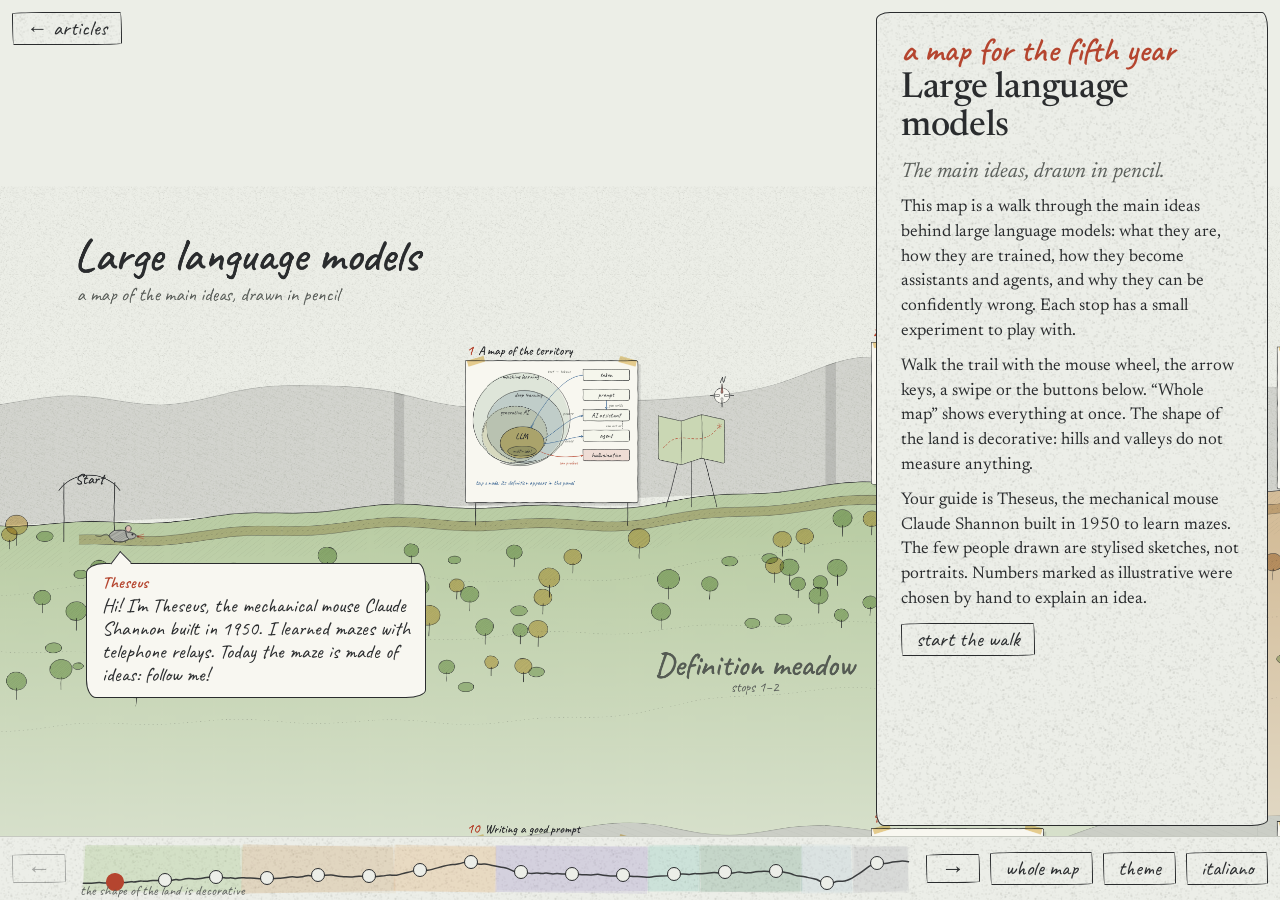
<file: map-of-llms.html>
<!DOCTYPE html>
<html lang="en">
<head>
<meta charset="utf-8">
<meta name="viewport" content="width=device-width, initial-scale=1, viewport-fit=cover">
<title>Large language models — a map with Theseus</title>
<meta name="description" content="Bilingual (English and Italian), an interactive hand-drawn map of the ideas behind large language models: fifteen stops from generative models to tokens, temperature, scale, assistants, prompts, agents and hallucination, each with a small experiment to play with.">
<meta name="author" content="Simone Conradi">
<meta name="robots" content="index, follow">
<link rel="canonical" href="https://profconradi.github.io/map-of-llms.html">
<meta property="og:type" content="article">
<meta property="og:url" content="https://profconradi.github.io/map-of-llms.html">
<meta property="og:title" content="Large language models — a map with Theseus">
<meta property="og:description" content="Bilingual (English and Italian), an interactive hand-drawn map of the ideas behind large language models: fifteen stops from generative models to tokens, temperature, scale, assistants, prompts, agents and hallucination, each with a small experiment to play with.">
<meta property="og:site_name" content="Simone Conradi">
<meta property="og:locale" content="en_US">
<meta name="twitter:card" content="summary">
<meta name="twitter:title" content="Large language models — a map with Theseus">
<meta name="twitter:description" content="Bilingual (English and Italian), an interactive hand-drawn map of the ideas behind large language models: fifteen stops from generative models to tokens, temperature, scale, assistants, prompts, agents and hallucination, each with a small experiment to play with.">
<meta name="twitter:creator" content="@S_Conradi">
<link rel="preconnect" href="https://fonts.googleapis.com">
<link rel="preconnect" href="https://fonts.gstatic.com" crossorigin>
<link href="https://fonts.googleapis.com/css2?family=Caveat:wght@400;600&family=Newsreader:ital,opsz,wght@0,6..72,400..600;1,6..72,400&display=swap" rel="stylesheet">
<style>
:root{
  --paper:#ECEEE8; --ink:#2A2C2E; --muted:#5C605C; --blue:#2C5A8C; --red:#B5452F;
  --yellow:#E2BC45; --green:#6A9878; --line:#C6C9C0; --sheet:#F8F7F1; --snow:#FFFFFF;
  --hand:"Caveat","Segoe Print","Bradley Hand","Comic Sans MS",cursive;
  --serif:"Newsreader",Georgia,"Times New Roman",serif;
  --barh:64px;
  box-sizing:border-box;
  padding-top:env(safe-area-inset-top,0px); padding-bottom:env(safe-area-inset-bottom,0px);
}
@media (prefers-color-scheme:dark){
  :root:not([data-theme="light"]){
    --paper:#1C2025; --ink:#DCDFD8; --muted:#A4AAA3; --blue:#8DB5DD; --red:#E8927C;
    --yellow:#D8B64E; --green:#8DBB9A; --line:#3A4048; --sheet:#252A31; --snow:#DCE5EE;
  }
}
:root[data-theme="dark"]{
  --paper:#1C2025; --ink:#DCDFD8; --muted:#A4AAA3; --blue:#8DB5DD; --red:#E8927C;
  --yellow:#D8B64E; --green:#8DBB9A; --line:#3A4048; --sheet:#252A31; --snow:#DCE5EE;
}
html{scroll-padding-top:env(safe-area-inset-top,0px);height:100%}
*,*::before,*::after{box-sizing:border-box}
body{margin:0;height:100%;background-color:var(--paper);background-image:var(--grain,none);color:var(--ink);font-family:var(--serif);overflow:hidden;overscroll-behavior:none}
#map{position:fixed;left:0;top:0;display:block;touch-action:none;outline:none}
#panel{position:fixed;right:12px;top:calc(12px + env(safe-area-inset-top,0px));bottom:calc(var(--barh) + 10px + env(safe-area-inset-bottom,0px));width:392px;
  overflow-y:auto;overscroll-behavior:contain;padding:20px 24px 18px;background-color:var(--paper);background-image:var(--grain,none);
  border:1.6px solid var(--ink);border-radius:14px 6px 16px 8px/8px 16px 6px 14px;z-index:5}
.stop,#ovsec{display:none}.stop.active,#ovsec.active{display:block}
.year{font-family:var(--hand);font-size:34px;font-weight:600;color:var(--red);line-height:1;margin:0 0 4px}
h1{font-size:36px;font-weight:500;line-height:1.05;margin:4px 0 12px;letter-spacing:-.01em}
h2{font-size:29px;font-weight:500;line-height:1.1;margin:0 0 12px;letter-spacing:-.005em}
#panel p{font-size:17px;line-height:1.46;margin:0 0 10px;hyphens:auto}
#panel p.sub{font-size:21px;line-height:1.3;color:var(--muted);font-style:italic}
#panel p.note,#panel p.soon{font-size:15.5px;color:var(--muted);font-style:italic;border-top:1.2px dashed var(--line);padding-top:8px;margin-top:10px}
#panel p.soon{border:0;padding:0}
canvas.people{display:block;width:100%;aspect-ratio:500/104;margin:10px 0 4px}
.ctrl{display:flex;flex-wrap:wrap;gap:8px 10px;align-items:center;margin-top:10px}
.hint{font-family:var(--hand);font-size:22px;color:var(--blue);margin-top:6px;line-height:1.1}
button.h,#bar button{font-family:var(--hand);font-size:21px;line-height:1.15;background:transparent;color:var(--ink);border:1.6px solid var(--ink);
  border-radius:255px 14px 225px 14px/14px 225px 14px 255px;padding:3px 14px 4px;cursor:pointer}
button.h:hover,#bar button:hover{background:color-mix(in srgb,var(--yellow) 28%,transparent)}
button[aria-pressed="true"]{background:color-mix(in srgb,var(--yellow) 55%,transparent)}
button:disabled{opacity:.35;cursor:default}
button:focus-visible,input:focus-visible{outline:2px dashed var(--blue);outline-offset:3px}
label.rng{font-family:var(--hand);font-size:21px;display:flex;align-items:center;gap:8px}
input[type=range]{accent-color:var(--red);width:150px}
#ovlist{list-style:none;padding:0;margin:8px 0 0}
#ovlist li{margin:0 0 4px}
.ovb{font-family:var(--serif);font-size:16.5px;text-align:left;background:none;border:0;color:var(--ink);padding:3px 4px;cursor:pointer;width:100%;border-radius:6px}
.ovb:hover{background:color-mix(in srgb,var(--yellow) 28%,transparent)}
.ovb .n{display:inline-block;min-width:26px;font-family:var(--hand);font-size:21px;color:var(--red);font-weight:600}
.ovb .yy{font-family:var(--hand);font-size:20px;color:var(--muted);margin-right:4px}
#bar{position:fixed;left:0;right:0;bottom:0;height:calc(var(--barh) + env(safe-area-inset-bottom,0px));padding:0 12px env(safe-area-inset-bottom,0px);display:flex;align-items:center;gap:10px;
  border-top:1.2px solid var(--line);background-color:var(--paper);background-image:var(--grain,none);z-index:6}
#bar .nav{font-size:24px;padding:0 14px}
#mm{flex:1;position:relative;height:54px;min-width:0}
#mmc{position:absolute;inset:0;width:100%;height:100%}
#mmdots{position:absolute;inset:0}
#bar .md{position:absolute;width:14px;height:14px;padding:0;border:1.4px solid var(--ink);border-radius:50%;background:var(--paper);cursor:pointer}
#bar .md.cur{background:var(--red);border-color:var(--red);transform:scale(1.3)}
#bar .md:hover{background:var(--yellow)}
#mmnote{position:absolute;left:4px;bottom:-3px;font-family:var(--hand);font-size:14px;color:var(--muted);pointer-events:none;white-space:nowrap}
#marks{position:fixed;inset:0;pointer-events:none;z-index:4;display:none}
#marks.on{display:block}
.mk{position:absolute;transform:translate(-50%,-50%);pointer-events:auto;min-width:34px;height:34px;padding:0 8px;font-family:var(--hand);font-size:21px;font-weight:600;
  color:var(--ink);background:var(--sheet);border:1.8px solid var(--ink);border-radius:50% 46% 52% 48%;cursor:pointer}
.mk:hover,.mk.cur{background:var(--yellow);color:#2A2C2E}
#bub{position:fixed;left:0;top:0;max-width:min(340px,80vw);padding:9px 15px 11px;font-family:var(--hand);font-size:20px;line-height:1.15;color:var(--ink);background:var(--sheet);
  border:1.6px solid var(--ink);border-radius:18px 8px 20px 10px/10px 20px 8px 18px;opacity:0;transform:translateY(6px);transition:opacity .35s,transform .35s;pointer-events:none;z-index:7;cursor:pointer}
#bub.on{opacity:1;transform:none;pointer-events:auto}
#bub b{display:block;font-weight:600;font-size:17px;color:var(--red);margin-bottom:2px}
#bub::after{content:"";position:absolute;top:-9px;left:var(--tx,30px);width:16px;height:16px;background:var(--sheet);border-left:1.6px solid var(--ink);border-top:1.6px solid var(--ink);transform:rotate(45deg) skewX(8deg)}
#bub.up::after{top:auto;bottom:-9px;border:0;border-right:1.6px solid var(--ink);border-bottom:1.6px solid var(--ink)}
#loading{position:fixed;inset:0;display:none;align-items:center;justify-content:center;font-family:var(--hand);font-size:34px;color:var(--muted);background:var(--paper);z-index:20}
#loading.on{display:flex}
#fold{display:none}
form.chat{display:flex;gap:8px;width:100%}
form.chat input{flex:1;min-width:0;font-family:"Courier New",Courier,monospace;font-size:16px;padding:6px 10px;border:1.6px solid var(--ink);border-radius:6px 3px 7px 4px;background:var(--sheet);color:var(--ink)}
#panel p.tline{display:none;font-family:var(--hand);font-size:20px;line-height:1.15;color:var(--ink);border-left:3px solid var(--red);padding-left:10px}
#panel p.tline b{color:var(--red);font-weight:600;margin-right:4px}
.sr{position:absolute;width:1px;height:1px;overflow:hidden;clip:rect(0 0 0 0);white-space:nowrap}
.ctrl .defbox,.ctrl .quiz{flex:1 1 100%}
.defbox{padding:8px 12px;border:1.4px dashed var(--line);border-radius:6px 3px 7px 4px}
.defbox .dt{font-size:16px;line-height:1.4}.defbox .ds{font-family:var(--hand);font-size:18px;color:var(--blue);margin-top:4px;line-height:1.1}
.quiz .q{font-size:19px;line-height:1.3;margin:2px 0 10px}.quiz .opts{display:flex;flex-direction:column;gap:8px}
.quiz .opts button{font-family:var(--serif);font-size:16px;text-align:left;padding:6px 12px;line-height:1.3}
.quiz .opts button.ok{background:color-mix(in srgb,var(--green) 40%,transparent)}.quiz .opts button.no{background:color-mix(in srgb,var(--red) 30%,transparent)}
.sh{display:none}
.quiz .why{font-family:var(--hand);font-size:20px;color:var(--blue);min-height:44px;margin-top:8px;line-height:1.15}
@media (max-width:760px){
  .lg{display:none}.sh{display:inline}
  :root{--barh:96px}
  #panel p.tline{display:block}
  #bar{flex-wrap:wrap;align-content:center;row-gap:2px}
  #mm{order:-1;flex:1 1 100%;height:38px}
  #bar .md{width:11px;height:11px}
  .mk{min-width:26px;height:26px;font-size:16px;padding:0 5px}
  #panel{left:8px;right:8px;width:auto;top:auto;bottom:calc(var(--barh) + 8px + env(safe-area-inset-bottom,0px));max-height:38vh;padding:12px 16px 10px}
  #panel.folded{display:none}
  #fold{display:inline-block;font-size:18px!important;padding:2px 10px!important}
  h1{font-size:28px}h2{font-size:24px}.year{font-size:28px}#panel p{font-size:16px}
  #bar{gap:6px;padding:0 8px env(safe-area-inset-bottom,0px)}#bar button{font-size:18px;padding:2px 9px}#bar .nav{padding:0 10px}
  #mmnote{display:none}
}
#home{position:fixed;left:12px;top:calc(12px + env(safe-area-inset-top,0px));z-index:6;font-family:var(--hand);font-size:21px;line-height:1.15;
  text-decoration:none;color:var(--ink);background-color:var(--paper);background-image:var(--grain,none);border:1.6px solid var(--ink);
  border-radius:255px 14px 225px 14px/14px 225px 14px 255px;padding:3px 14px 4px}
#home:hover{background-color:color-mix(in srgb,var(--yellow) 28%,transparent)}
#home:focus-visible{outline:2px dashed var(--blue);outline-offset:3px}
body.film #home{display:none!important}
@media (max-width:760px){#home{left:8px;font-size:18px;padding:2px 10px}}
@media (prefers-reduced-motion:reduce){*{transition:none!important}}
</style>
</head>
<body>
<a id="home" href="articles.html">← articles</a>
<canvas id="map" role="img" aria-label="A hand-drawn landscape: the history of artificial intelligence as a trail from 1843 to today. Hills are periods of enthusiasm, snowy valleys are the two AI winters. The text for each stop is in the side panel."></canvas>
<div id="marks" aria-label="Stops on the map"></div>
<aside id="panel" aria-label="Stop details">
 <div id="stops"></div>
 <section id="ovsec" aria-label="Whole map"><div class="year">1843 to today</div><h2>The whole map</h2><p>Pick a stop on the map or in this list.</p><ol id="ovlist"></ol></section>
</aside>
<div id="bub" role="status" aria-live="polite"><b>Theseus</b><span id="bubt"></span></div>
<nav id="bar" aria-label="Trail navigation">
 <button class="nav" id="prev" aria-label="Previous stop">←</button>
 <div id="mm"><canvas id="mmc" aria-hidden="true"></canvas><div id="mmdots"></div><span id="mmnote"></span></div>
 <button class="nav" id="next" aria-label="Next stop">→</button>
 <button id="ovbtn" aria-pressed="false">whole map</button>
 <button id="fold" aria-expanded="true">hide text</button>
 <button id="theme" aria-label="Switch between light and dark theme">theme</button>
 <button id="lang"></button>
</nav>
<div id="sr" class="sr" aria-live="polite"></div>
<div id="loading" class="on">…</div>
<script>

"use strict";
let LANG=(()=>{try{const v=localStorage.getItem('llm-map-lang');if(v==='it'||v==='en')return v}catch(e){}return(navigator.language||'').toLowerCase().startsWith('it')?'it':'en'})();
document.documentElement.lang=LANG;
const LX=(en,it)=>LANG==='it'?it:en;
const HAND='"Caveat","Segoe Print","Bradley Hand","Comic Sans MS",cursive';
const HS=1.06;
const SERIF='"Newsreader",Georgia,serif';
const C={};
function isDark(){const t=document.documentElement.dataset.theme;if(t==='dark')return true;if(t==='light')return false;return matchMedia('(prefers-color-scheme: dark)').matches}
function readColors(){const cs=getComputedStyle(document.documentElement);for(const k of['paper','ink','muted','blue','red','yellow','green','line'])C[k]=cs.getPropertyValue('--'+k).trim();C.dark=isDark()}
function mulberry(a){return function(){a|=0;a=a+0x6D2B79F5|0;let t=Math.imul(a^a>>>15,1|a);t=t+Math.imul(t^t>>>7,61|t)^t;return((t^t>>>14)>>>0)/4294967296}}
function hsh(){let h=2166136261>>>0;for(let i=0;i<arguments.length;i++){h^=(Math.round(arguments[i])|0);h=Math.imul(h,16777619)}return h>>>0}
const P={ctx:null,budget:Infinity,used:0,dry:false,minw:0,scale:0,
  take(len){const u0=this.used;this.used+=len;if(this.dry)return 0;if(this.budget===Infinity)return 1;return Math.max(0,Math.min(1,(this.budget-u0)/len))}};
function plen(p){let L=0;for(let i=1;i<p.length;i++)L+=Math.hypot(p[i][0]-p[i-1][0],p[i][1]-p[i-1][1]);return L}
function cut(p,f){if(f>=1)return p;const L=plen(p)*f;let acc=0;const o=[p[0]];for(let i=1;i<p.length;i++){const d=Math.hypot(p[i][0]-p[i-1][0],p[i][1]-p[i-1][1]);if(acc+d>=L){const r=d?(L-acc)/d:0;o.push([p[i-1][0]+(p[i][0]-p[i-1][0])*r,p[i-1][1]+(p[i][1]-p[i-1][1])*r]);return o}acc+=d;o.push(p[i])}return o}
function smooth(ctx,q){ctx.beginPath();ctx.moveTo(q[0][0],q[0][1]);if(q.length<3){for(let i=1;i<q.length;i++)ctx.lineTo(q[i][0],q[i][1])}else{for(let i=1;i<q.length-1;i++){ctx.quadraticCurveTo(q[i][0],q[i][1],(q[i][0]+q[i+1][0])/2,(q[i][1]+q[i+1][1])/2)}ctx.lineTo(q[q.length-1][0],q[q.length-1][1])}ctx.stroke()}
function stroke(pts,o={}){if(pts.length<2)return;const L=plen(pts)||1;const f=P.take(L*(o.speed??1));if(f<=0)return;const ctx=P.ctx;
  const n=pts.length-1;const r=mulberry(hsh(pts[0][0]/3,pts[0][1]/3,pts[n][0]/3,pts[n][1]/3,n,o.seed||0));
  const passes=o.passes??2,j=o.jit??0.8,w=o.w??1.5,a=o.a??0.9;
  ctx.save();ctx.lineCap='round';ctx.lineJoin='round';ctx.strokeStyle=o.col||C.ink;if(o.dash)ctx.setLineDash(o.dash);
  for(let p=0;p<passes;p++){ctx.globalAlpha=a*(p?0.42:1);ctx.lineWidth=Math.max(P.minw,w*(p?0.7:1));const q=pts.map(t=>[t[0]+(r()-.5)*2*j,t[1]+(r()-.5)*2*j]);smooth(ctx,cut(q,f))}
  ctx.restore()}
function seg(x1,y1,x2,y2,o={}){const L=Math.hypot(x2-x1,y2-y1);if(L<0.5)return;const n=Math.max(2,Math.ceil(L/16));const r=mulberry(hsh(x1/3,y1/3,x2/3,y2/3,9));
  const bow=(r()-.5)*Math.min(L*0.03,6)*(o.bow??1);const nx=-(y2-y1)/L,ny=(x2-x1)/L;const pts=[];
  for(let i=0;i<=n;i++){const t=i/n,b=Math.sin(Math.PI*t)*bow;pts.push([x1+(x2-x1)*t+nx*b,y1+(y2-y1)*t+ny*b])}stroke(pts,o)}
function resample(pts,closed,step=14){const a=closed?[...pts,pts[0]]:pts;const out=[];for(let i=0;i<a.length-1;i++){const[x1,y1]=a[i],[x2,y2]=a[i+1];const L=Math.hypot(x2-x1,y2-y1);const n=Math.max(1,Math.ceil(L/step));for(let k=(i?1:0);k<=n;k++){const t=k/n;out.push([x1+(x2-x1)*t,y1+(y2-y1)*t])}}return out}
function path(pts,o={},closed=false){stroke(resample(pts,closed),o)}
function curve(pts,o={}){stroke(pts,o)}
function ellPoly(cx,cy,rx,ry,n=28){const p=[];for(let i=0;i<n;i++){const a=i/n*Math.PI*2;p.push([cx+Math.cos(a)*rx,cy+Math.sin(a)*ry])}return p}
function ell(cx,cy,rx,ry,o={}){if(o.solid)solid(ellPoly(cx,cy,rx,ry,36),o.solid);if(o.fill)wash(ellPoly(cx,cy,rx,ry),o.fill,o.fa??0.55);if(o.hatch)hatch(ellPoly(cx,cy,rx,ry),o.hatch);if(o.nostroke)return;
  const r=mulberry(hsh(cx/3,cy/3,rx*3,ry*3,3));const a0=r()*Math.PI*2,over=o.over??(0.3+r()*0.3);const n=Math.max(12,Math.ceil((rx+ry)*Math.PI/7));const wob=o.wob??0.035,ph=r()*6;const pts=[];
  for(let i=0;i<=n;i++){const a=a0+(Math.PI*2+over)*i/n;const k=1+Math.sin(a*2+ph)*wob*0.5+(i/n-0.5)*wob;pts.push([cx+Math.cos(a)*rx*k,cy+Math.sin(a)*ry*k])}stroke(pts,o)}
function box(x,y,w,h,o={}){const p=[[x,y],[x+w,y],[x+w,y+h],[x,y+h]];if(o.solid)solid(p,o.solid);if(o.fill)wash(p,o.fill,o.fa??0.5);if(o.hatch)hatch(p,o.hatch);if(!o.nostroke)path(p,o,true)}
function solid(poly,col){raw(10,ctx=>{ctx.fillStyle=col;ctx.beginPath();poly.forEach((p,i)=>i?ctx.lineTo(p[0],p[1]):ctx.moveTo(p[0],p[1]));ctx.closePath();ctx.fill()})}
function wash(poly,col,a=0.45){const f=P.take(25);if(f<=0)return;const ctx=P.ctx;const r=mulberry(hsh(poly[0][0]/3,poly[0][1]/3,poly.length,77));
  ctx.save();ctx.fillStyle=col;if(!C.dark)ctx.globalCompositeOperation='multiply';
  for(let k=0;k<3;k++){ctx.globalAlpha=a*f*(k?0.3:0.55);ctx.beginPath();poly.forEach((p,i)=>{const x=p[0]+(r()-.5)*3.5,y=p[1]+(r()-.5)*3.5;i?ctx.lineTo(x,y):ctx.moveTo(x,y)});ctx.closePath();ctx.fill()}ctx.restore()}
function hatch(poly,o={}){let x0=1e9,y0=1e9,x1=-1e9,y1=-1e9;for(const[x,y]of poly){x0=Math.min(x0,x);y0=Math.min(y0,y);x1=Math.max(x1,x);y1=Math.max(y1,y)}
  const cx=(x0+x1)/2,cy=(y0+y1)/2,R=Math.hypot(x1-x0,y1-y0)/2+2,ang=(o.ang??-50)*Math.PI/180,gap=o.gap??6;if(P.scale&&gap*P.scale<1.3){if(P.dry)return;const c=P.ctx;c.save();c.fillStyle=o.col||C.ink;c.globalAlpha=(o.a??0.45)*0.22;c.beginPath();poly.forEach((p,i)=>i?c.lineTo(p[0],p[1]):c.moveTo(p[0],p[1]));c.closePath();c.fill();c.restore();return}const n=Math.floor(2*R/gap);if(n<1)return;
  const f=P.take(n*3);if(f<=0)return;const ctx=P.ctx;const r=mulberry(hsh(cx/3,cy/3,R,gap*10));const dx=Math.cos(ang),dy=Math.sin(ang),nx=-dy,ny=dx;
  ctx.save();ctx.beginPath();poly.forEach((p,i)=>i?ctx.lineTo(p[0],p[1]):ctx.moveTo(p[0],p[1]));ctx.closePath();ctx.clip();
  ctx.strokeStyle=o.col||C.ink;ctx.lineWidth=o.w??0.9;ctx.globalAlpha=o.a??0.45;ctx.lineCap='round';ctx.beginPath();const m=Math.ceil(n*f);
  for(let i=0;i<m;i++){const d=-R+i*gap+(r()-.5)*gap*0.5;const px=cx+nx*d,py=cy+ny*d;const e=R*(0.92+r()*0.08);ctx.moveTo(px-dx*e+(r()-.5)*2,py-dy*e+(r()-.5)*2);ctx.lineTo(px+dx*e+(r()-.5)*2,py+dy*e+(r()-.5)*2)}
  ctx.stroke();ctx.restore()}
function txt(s,x,y,o={}){s=String(s);const f=P.take(Math.max(8,s.length*3.5));if(f<=0)return;const ctx=P.ctx;ctx.save();
  ctx.font=`${o.wt||400} ${(o.size||22)*(o.font?1:HS)}px ${o.font||HAND}`;ctx.fillStyle=o.col||C.ink;ctx.textAlign=o.align||'left';ctx.textBaseline=o.base||'alphabetic';ctx.globalAlpha=o.a??1;
  if(o.rot){ctx.translate(x,y);ctx.rotate(o.rot);x=0;y=0}ctx.fillText(f<1?s.slice(0,Math.ceil(s.length*f)):s,x,y);ctx.restore()}
function wrapLines(s,maxW,size,font=HAND,wt=400){const ctx=P.ctx;ctx.save();ctx.font=`${wt} ${size*(font===HAND?HS:1)}px ${font}`;const words=String(s).split(' ');const lines=[];let cur='';
  for(const w of words){const t=cur?cur+' '+w:w;if(ctx.measureText(t).width>maxW&&cur){lines.push(cur);cur=w}else cur=t}if(cur)lines.push(cur);ctx.restore();return lines}
function para(s,x,y,maxW,o={}){const size=o.size||22;const lines=wrapLines(s,maxW,size,o.font||HAND,o.wt||400);lines.forEach((l,i)=>txt(l,x,y+i*(o.lh||size*1.12),o));return lines.length*(o.lh||size*1.12)}
function raw(len,fn){const f=P.take(len);if(f<=0)return;const ctx=P.ctx;ctx.save();fn(ctx,f);ctx.restore()}
function dot(x,y,r,col){raw(4,ctx=>{ctx.fillStyle=col||C.ink;ctx.beginPath();ctx.arc(x,y,r,0,Math.PI*2);ctx.fill()})}
function arrow(x1,y1,x2,y2,o={}){seg(x1,y1,x2,y2,o);const a=Math.atan2(y2-y1,x2-x1),h=o.head??9;seg(x2,y2,x2-Math.cos(a-0.45)*h,y2-Math.sin(a-0.45)*h,{...o,bow:0});seg(x2,y2,x2-Math.cos(a+0.45)*h,y2-Math.sin(a+0.45)*h,{...o,bow:0})}
function bez(a,b,c,d,n=18){const p=[];for(let i=0;i<=n;i++){const t=i/n,u=1-t;p.push([u*u*u*a[0]+3*u*u*t*b[0]+3*u*t*t*c[0]+t*t*t*d[0],u*u*u*a[1]+3*u*u*t*b[1]+3*u*t*t*c[1]+t*t*t*d[1]])}return p}
function arcPts(cx,cy,rx,ry,a0,a1,n=16){const p=[];for(let i=0;i<=n;i++){const a=a0+(a1-a0)*i/n;p.push([cx+Math.cos(a)*rx,cy+Math.sin(a)*ry])}return p}
function star(x,y,r,o={}){for(let k=0;k<3;k++){const a=k*Math.PI/3+0.3;seg(x-Math.cos(a)*r,y-Math.sin(a)*r,x+Math.cos(a)*r,y+Math.sin(a)*r,{w:1.1,passes:1,...o})}}

/* ---------- figure: persone e robot ---------- */
const LOOKS={russell:{hair:'short',glasses:true,coat:'green'},norvig:{hair:'bald',mustache:true,coat:'red'},
  ada:{hair:'ringlets',dress:true,coat:'blue'},babbage:{hair:'side',tie:'bow',coat:'ink'},
  turing:{hair:'wavy',tie:'tie',coat:'green'},mcculloch:{hair:'bald',beard:'long',tie:'tie'},pitts:{hair:'short',glasses:true,coat:'blue'},
  shannon:{hair:'wavy',tie:'tie',coat:'blue'},rosenblatt:{hair:'short',glasses:false,tie:'tie',coat:'green'},weizenbaum:{hair:'side',mustache:true,coat:'ink'},
  hart:{hair:'short',glasses:true,coat:'blue'},nilsson:{hair:'side',glasses:true,tie:'tie'},raphael:{hair:'wavy',coat:'green'},
  minsky:{hair:'bald',glasses:true,coat:'ink'},papert:{hair:'curly',beard:'short',coat:'green'},lighthill:{hair:'side',tie:'bow',coat:'blue'},
  shortliffe:{hair:'short',tie:'tie',coat:'blue'},mcdermott:{hair:'wavy',beard:'short'},
  rumelhart:{hair:'short',beard:'short',glasses:true},hinton:{hair:'side',coat:'blue'},williams:{hair:'wavy',glasses:true,coat:'green'},
  lecun:{hair:'bald',glasses:true,coat:'blue'},kasparov:{hair:'wavy',tie:'tie',coat:'ink'},hsu:{hair:'short',glasses:true,coat:'blue'},
  feifei:{hair:'long',coat:'red'},krizhevsky:{hair:'short',coat:'green'},sutskever:{hair:'bald',coat:'blue'},
  lee:{hair:'short',tie:'tie',coat:'ink'},hassabis:{hair:'short',coat:'blue'},silver:{hair:'wavy',glasses:true,coat:'green'},
  vaswani:{hair:'short',glasses:true,coat:'blue'},radford:{hair:'wavy',coat:'green'},jumper:{hair:'short',glasses:true,coat:'green'},baker:{hair:'side',glasses:true,coat:'blue'},
  mccarthy:{hair:'side',glasses:true,tie:'tie',coat:'blue'},rochester:{hair:'short',glasses:true,tie:'bow',coat:'ink'},newell:{hair:'wavy',tie:'tie',coat:'green'},simon:{hair:'side',glasses:true,tie:'tie',coat:'blue'},
  anon:{hair:'short',coat:'blue'}
};
function person(x,y,s=1,o={}){const S=v=>v*s;const bottom=o.bottom??y+S(118);
  const sh=[[x-S(54),bottom],[x-S(52),y+S(74)],[x-S(38),y+S(52)],[x-S(12),y+S(41)],[x+S(12),y+S(41)],[x+S(38),y+S(52)],[x+S(52),y+S(74)],[x+S(54),bottom]];
  const coat=o.coat?(C[o.coat]||o.coat):null;
  if(o.dress){const d=[[x-S(56),bottom],[x-S(54),y+S(70)],[x-S(40),y+S(50)],[x-S(20),y+S(44)],[x,y+S(56)],[x+S(20),y+S(44)],[x+S(40),y+S(50)],[x+S(54),y+S(70)],[x+S(56),bottom]];
    if(coat)wash(d,coat,.4);hatch(d,{gap:S(6),a:.3,ang:-65});path(d,{w:1.5});
    for(let i=0;i<7;i++){const a=Math.PI*(0.15+0.7*i/6);ell(x+Math.cos(a)*S(22)*-1+0,y+S(47)+Math.sin(a)*S(5),S(3),S(2.2),{w:.9,passes:1})}}
  else{if(coat)wash(sh,coat,.33);hatch(sh,{gap:S(7),a:.22,ang:-60});path(sh,{w:1.5});
    path([[x-S(12),y+S(41)],[x-S(2),y+S(66)]],{w:1.2});path([[x+S(12),y+S(41)],[x+S(2),y+S(66)]],{w:1.2});
    seg(x-S(24),y+S(49),x-S(10),y+S(86),{w:1.1,passes:1});seg(x+S(24),y+S(49),x+S(10),y+S(86),{w:1.1,passes:1});
    if(o.tie==='bow'){path([[x-S(10),y+S(40)],[x-S(10),y+S(50)],[x+S(10),y+S(40)],[x+S(10),y+S(50)]],{w:1.2},true);dot(x,y+S(45),S(2.2))}
    else if(o.tie){const t=[[x-S(4),y+S(44)],[x+S(4),y+S(44)],[x+S(6),y+S(78)],[x,y+S(86)],[x-S(6),y+S(78)]];wash(t,C.red,.5);path(t,{w:1.1},true)}}
  seg(x-S(10),y+S(24),x-S(11),y+S(42),{w:1.3});seg(x+S(10),y+S(24),x+S(11),y+S(42),{w:1.3});
  const hr=S(24),vr=S(29);
  // capelli dietro
  if(o.hair==='long'){const hp=[[x-S(28),y-S(6)],[x-S(34),y+S(30)],[x-S(40),y+S(56)],[x-S(20),y+S(52)],[x+S(20),y+S(52)],[x+S(40),y+S(56)],[x+S(34),y+S(30)],[x+S(28),y-S(6)]];hatch(hp,{gap:S(3.5),a:.55,ang:80});path(hp,{w:1.2})}
  ell(x,y,hr,vr,{w:1.6,solid:C.paper});
  const lk=o.look||[0,0];
  // capelli sopra
  const top=(a0,a1,rx,ry,dy=0)=>arcPts(x,y+dy,rx,ry,a0,a1,18);
  switch(o.hair){
    case 'short':{const p=[...top(Math.PI*1.05,Math.PI*1.95,S(26),S(32)),...top(Math.PI*1.9,Math.PI*1.1,S(22),S(19),-S(6))];hatch(p,{gap:S(3),a:.6,ang:-20});path(p,{w:1.2},true);break}
    case 'side':{const p=[...top(Math.PI*1.02,Math.PI*1.98,S(26),S(32)),[x+S(20),y-S(14)],[x-S(8),y-S(20)],[x-S(22),y-S(10)]];hatch(p,{gap:S(3),a:.55,ang:10});path(p,{w:1.2},true);break}
    case 'wavy':{const p=top(Math.PI*1.0,Math.PI*2.0,S(27),S(33));const w=[];for(let i=0;i<=8;i++){const t=i/8;w.push([x+S(26)-t*S(52),y-S(14)+Math.sin(t*Math.PI*4)*S(3)])}const q=[...p,...w];hatch(q,{gap:S(3.2),a:.55,ang:-35});path(q,{w:1.2},true);break}
    case 'curly':{for(let i=0;i<9;i++){const a=Math.PI*(1.05+0.9*i/8);ell(x+Math.cos(a)*S(25),y+Math.sin(a)*S(29),S(6),S(6),{w:1,passes:1})}break}
    case 'bald':{curve(top(Math.PI*0.9,Math.PI*1.1,S(26),S(28)),{w:1.1});curve(top(Math.PI*-0.1,Math.PI*0.1,S(26),S(28)),{w:1.1});break}
    case 'ringlets':{const p=[...top(Math.PI*1.0,Math.PI*2.0,S(27),S(32)),[x+S(18),y-S(8)],[x,y-S(22)],[x-S(18),y-S(8)]];hatch(p,{gap:S(3),a:.6,ang:70});path(p,{w:1.2},true);
      for(const sx of[-1,1])for(let i=0;i<3;i++)ell(x+sx*S(29),y+S(2)+i*S(9),S(5),S(5),{w:1,passes:1,hatch:{gap:S(2.5),a:.5}});break}
    case 'long':{const p=[...top(Math.PI*1.0,Math.PI*2.0,S(27),S(32)),[x+S(20),y-S(10)],[x,y-S(18)],[x-S(20),y-S(10)]];hatch(p,{gap:S(3),a:.55,ang:75});path(p,{w:1.2},true);break}
  }
  // viso
  dot(x-S(9)+lk[0]*S(1.5),y+S(1)+lk[1]*S(1.2),S(2.2));dot(x+S(9)+lk[0]*S(1.5),y+S(1)+lk[1]*S(1.2),S(2.2));
  seg(x-S(13),y-S(6),x-S(5),y-S(7),{w:1,passes:1});seg(x+S(5),y-S(7),x+S(13),y-S(6),{w:1,passes:1});
  path([[x+S(1),y+S(4)],[x-S(3),y+S(12)],[x+S(2),y+S(13)]],{w:1,passes:1});
  if(o.glasses){ell(x-S(9),y+S(1),S(7),S(6),{w:1,passes:1});ell(x+S(9),y+S(1),S(7),S(6),{w:1,passes:1});seg(x-S(2),y,x+S(2),y,{w:1,passes:1})}
  if(o.mustache)path([[x-S(8),y+S(18)],[x,y+S(15)],[x+S(8),y+S(18)]],{w:2});
  if(o.beard){const b=o.beard==='long'?[[x-S(22),y+S(6)],[x-S(20),y+S(28)],[x-S(8),y+S(50)],[x,y+S(56)],[x+S(8),y+S(50)],[x+S(20),y+S(28)],[x+S(22),y+S(6)],[x+S(10),y+S(24)],[x-S(10),y+S(24)]]:[[x-S(22),y+S(6)],[x-S(18),y+S(24)],[x,y+S(33)],[x+S(18),y+S(24)],[x+S(22),y+S(6)],[x+S(10),y+S(22)],[x-S(10),y+S(22)]];
    solid(b,C.paper);hatch(b,{gap:S(2.8),a:.6,ang:80});path(b,{w:1.1},true)}
  else curve(arcPts(x,y+S(14),S(6),S(3),0.2,Math.PI-0.2,6),{w:1.1,passes:1});
}
function robot(x,y,s=1,o={}){const S=v=>v*s;const lk=o.look||[0,0];
  seg(x,y-S(24),x,y-S(44),{w:1.3});ell(x,y-S(48),S(5),S(5),{fill:C.red,fa:.7});
  box(x-S(28),y-S(24),S(56),S(44),{w:1.6,solid:C.paper});
  ell(x-S(11),y-S(4),S(8),S(8),{w:1.2});ell(x+S(11),y-S(4),S(8),S(8),{w:1.2});dot(x-S(11)+lk[0]*S(3),y-S(4)+lk[1]*S(3),S(2.6));dot(x+S(11)+lk[0]*S(3),y-S(4)+lk[1]*S(3),S(2.6));
  for(let i=0;i<4;i++)seg(x-S(10)+i*S(6.6),y+S(10),x-S(10)+i*S(6.6),y+S(15),{w:1,passes:1});
  const b=[[x-S(32),y+S(28)],[x+S(32),y+S(28)],[x+S(34),y+S(90)],[x-S(34),y+S(90)]];wash(b,o.col||C.blue,.35);hatch(b,{gap:S(6),a:.2});path(b,{w:1.5},true);
  seg(x,y+S(20),x,y+S(28),{w:1.3});ell(x,y+S(55),S(10),S(10),{w:1.2});seg(x,y+S(55),x+S(6),y+S(49),{w:1.2,col:C.red});
  seg(x-S(32),y+S(36),x-S(52),y+S(70),{w:1.4});seg(x+S(32),y+S(36),x+S(52),y+S(70),{w:1.4})}


/* ---------- canvas e resa ---------- */
let stageScale=1;
function fit(cv,W,H){const dpr=window.devicePixelRatio||1;const k=Math.min(3,Math.max(1,dpr*stageScale*(cv.clientWidth?cv.clientWidth/W:1)));const bw=Math.round(W*k),bh=Math.round(H*k);
  if(cv.width!==bw||cv.height!==bh){cv.width=bw;cv.height=bh}cv.getContext('2d').setTransform(k,0,0,k,0,0)}
/* ================= scene ================= */
const SC={};
const fmt=(v,d=2)=>{const t=v.toFixed(d).replace('-','−');return LANG==='it'?t.replace('.',','):t};
const SUP={'0':'⁰','1':'¹','2':'²','3':'³','4':'⁴','5':'⁵','6':'⁶','7':'⁷','8':'⁸','9':'⁹'};
const sup=n=>String(n).split('').map(c=>SUP[c]||c).join('');
function rotPts(pts,x,y,a){const c=Math.cos(a),s=Math.sin(a);return pts.map(([u,v])=>[x+u*c-v*s,y+u*s+v*c])}


/* utilità aggiuntive: ingranaggio, taglio di un poligono con un semipiano */
function gear(cx,cy,R,n,ang,o={}){const p=[];const th=Math.min(9,R*0.18);for(let i=0;i<n;i++){const a=ang+i*2*Math.PI/n,d=Math.PI/n;
  for(const[aa,rr]of[[a-d*0.5,R],[a-d*0.3,R+th],[a+d*0.3,R+th],[a+d*0.5,R]])p.push([cx+Math.cos(aa)*rr,cy+Math.sin(aa)*rr]);
  p.push([cx+Math.cos(a+d)*R,cy+Math.sin(a+d)*R])}
  if(o.fill)wash(p,o.fill,.35);path(p,{w:1.4},true);ell(cx,cy,R*0.62,R*0.62,{w:1,passes:1});ell(cx,cy,R*0.16,R*0.16,{w:1.3,hatch:{gap:2.5,a:.6}});
  for(let k=0;k<5;k++){const a=ang+k*2*Math.PI/5;seg(cx+Math.cos(a)*R*0.16,cy+Math.sin(a)*R*0.16,cx+Math.cos(a)*R*0.62,cy+Math.sin(a)*R*0.62,{w:1.1,passes:1})}}
function clipHalf(poly,f){const out=[];for(let i=0;i<poly.length;i++){const a=poly[i],b=poly[(i+1)%poly.length];const fa=f(a),fb=f(b);if(fa>=0)out.push(a);if((fa>=0)!==(fb>=0)){const t=fa/(fa-fb);out.push([a[0]+(b[0]-a[0])*t,a[1]+(b[1]-a[1])*t])}}return out}


/* ================= geografia ================= */
// il parametro t non è il tempo: vale 0 all'inizio, n alla tappa n (una scala di avanzamento lungo il sentiero)
const WW=10100, WH=6450, AMP=900, BASES=[1500,3500,5500];
const ANCH=[
 [[0,-0.6],[900,0],[2300,1],[3900,2],[5500,3],[7100,4],[8700,5],[10100,5.6]],
 [[0,10.6],[2300,10],[3900,9],[5500,8],[7100,7],[8700,6],[10100,5.4]],
 [[0,10.4],[2300,11],[3900,12],[5500,13],[7100,14],[8700,15],[10100,15.6]]];
function tOf(b,x){const A=ANCH[b];if(x<=A[0][0])return A[0][1];for(let i=1;i<A.length;i++)if(x<=A[i][0]){const[x0,t0]=A[i-1],[x1,t1]=A[i];return t0+(t1-t0)*(x-x0)/(x1-x0)}return A[A.length-1][1]}
// profilo decorativo del terreno (0–1): non misura nulla
const WLV=[[-0.6,.12],[0,.14],[1,.2],[2,.28],[3,.24],[4,.34],[5,.3],[5.5,.36],[6,.5],[7,.72],[7.6,.6],[8,.42],[9,.38],[10,.34],[10.5,.3],[11,.36],[12,.42],[13,.46],[13.6,.3],[14,.1],[14.4,.2],[15,.7],[15.6,.76]];
function lev(t){if(t<=WLV[0][0])return WLV[0][1];for(let i=1;i<WLV.length;i++)if(t<=WLV[i][0]){const[a,la]=WLV[i-1],[b,lb]=WLV[i];const u=(t-a)/(b-a);const s=u*u*(3-2*u);return la+(lb-la)*s}return WLV[WLV.length-1][1]}
function prof(b,x){return BASES[b]-lev(tOf(b,x))*AMP+16*Math.sin(x/310+b*1.7)+9*Math.sin(x/97+b*2.3)}
const groundY=(b,x)=>prof(b,x)-70;
// "nebbia" della palude delle allucinazioni: al posto degli inverni della mappa di riferimento
function winterness(t){return Math.max(0,1-Math.abs(t-14)/0.9)}

/* ---- sentiero ---- */
const PATH=[];
function bz(a,b,c,d,u){const v=1-u;return[v*v*v*a[0]+3*v*v*u*b[0]+3*v*u*u*c[0]+u*u*u*d[0],v*v*v*a[1]+3*v*v*u*b[1]+3*v*u*u*c[1]+u*u*u*d[1]]}
(function build(){
 const leg=(b,xa,xb)=>{const st=xa<xb?20:-20;for(let x=xa;st>0?x<=xb:x>=xb;x+=st)PATH.push({x,y:prof(b,x),t:tOf(b,x),b})};
 const bend=(P0,P1,P2,P3,ta,tb,n,tag)=>{for(let i=1;i<n;i++){const u=i/n,p=bz(P0,P1,P2,P3,u);PATH.push({x:p[0],y:p[1],t:ta+(tb-ta)*u,b:tag})}};
 leg(0,440,9640);
 bend([9640,prof(0,9640)],[10080,prof(0,9640)+280],[10080,prof(1,9640)-340],[9640,prof(1,9640)],tOf(0,9640),tOf(1,9640),90,'r');
 leg(1,9640,600);
 bend([600,prof(1,600)],[70,prof(1,600)+260],[70,prof(2,600)-300],[600,prof(2,600)],tOf(1,600),tOf(2,600),90,'l');
 leg(2,600,9640);
 let s=0;PATH[0].s=0;for(let i=1;i<PATH.length;i++){s+=Math.hypot(PATH[i].x-PATH[i-1].x,PATH[i].y-PATH[i-1].y);PATH[i].s=s}
})();
const PLEN=PATH[PATH.length-1].s;
function pathAt(s){s=Math.max(0,Math.min(PLEN,s));let lo=0,hi=PATH.length-1;while(hi-lo>1){const m=(lo+hi)>>1;if(PATH[m].s<s)lo=m;else hi=m}
 const a=PATH[lo],b=PATH[hi];const u=b.s>a.s?(s-a.s)/(b.s-a.s):0;return{x:a.x+(b.x-a.x)*u,y:a.y+(b.y-a.y)*u,t:a.t+(b.t-a.t)*u,dx:b.x-a.x}}
function sOnLeg(b,x){let best=0,bd=1e9;for(const p of PATH)if(p.b===b){const d=Math.abs(p.x-x);if(d<bd){bd=d;best=p.s}}return best}
const PGRID=new Map();for(const p of PATH){const k=Math.floor(p.x/200)+':'+Math.floor(p.y/200);if(!PGRID.has(k))PGRID.set(k,[]);PGRID.get(k).push(p)}
function nearPath(x,y,d){const gx=Math.floor(x/200),gy=Math.floor(y/200);for(let i=-1;i<=1;i++)for(let j=-1;j<=1;j++){const L=PGRID.get((gx+i)+':'+(gy+j));if(L)for(const p of L)if(Math.hypot(p.x-x,p.y-y)<d)return true}return false}

/* ---- tappe ---- */
const CT=()=>CONTENT[LANG];
const STOPS=[{k:'intro',b:0,x:900,t:0}];
[['map',0,2300],['gen',0,3900],['llm',0,5500],['bpe',0,7100],['train',0,8700],['temp',1,8700],['scale',1,7100],['assist',1,5500],['ctx',1,3900],['prompt',1,2300],
 ['mm',2,2300],['maze',2,3900],['agent',2,5500],['hall',2,7100],['quiz',2,8700]].forEach(([scene,b,x],i)=>STOPS.push({n:i+1,b,x,t:i+1,y:String(i+1),done:1,scene,get title(){return CT()[this.n].h2}}));
for(const st of STOPS){st.px=st.x;st.py=prof(st.b,st.x);st.s=sOnLeg(st.b,st.x);st.dir=st.b===1?-1:1;
 if(st.n){st.sx=st.px-340;st.sy=st.py-640;st.ox=st.sx+20;st.oy=st.sy+20}
 st.ts=Math.max(0,st.s-360)}
STOPS[0].ts=STOPS[0].s-300;

/* ================= tavolozza per regione ================= */
const PAL={engine:['#C4893E','#D9A15A'],brick:['#B5452F','#E0896F'],logic:['#6F8FB3','#8FAED0'],summer1:['#86B05A','#9CC471'],
 winter:['#A9C3DA','#9FB9D3'],summer2:['#E39A4A','#E7A866'],castle:['#9A9CA3','#A6AAB2'],
 woods:['#4E8F68','#6FB08A'],go:['#B9A78B','#C4B498'],bridge:['#4FA3A3','#6FBDBD'],protein:['#6DBFAE','#85CFBF'],
 city:['#8B74C4','#A08BD6'],gold:['#E2B33C','#E2BC55'],water:['#5A93C8','#7FB0DD'],trail:['#D2B98A','#8E7A55'],
 meadow:['#86B05A','#9CC471'],workshop:['#C4893E','#D9A15A'],hills:['#E39A4A','#E7A866'],village:['#8B74C4','#A08BD6'],
 garden:['#6DBFAE','#85CFBF'],maze:['#4E8F68','#6FB08A'],marsh:['#A9C3DA','#9FB9D3'],lookout:['#9A9CA3','#A6AAB2']};
const RC=k=>PAL[k][C.dark?1:0];
function rgba(hex,a){const h=hex.replace('#','');const n=parseInt(h.length===3?h.split('').map(c=>c+c).join(''):h,16);return`rgba(${n>>16&255},${n>>8&255},${n&255},${a})`}
function bandGrad(c,b){const g=c.createLinearGradient(0,0,WW,0);for(let x=0;x<=WW;x+=200)g.addColorStop(x/WW,RC(regionOf(tOf(b,x))));return g}
const REGIONS=[[-0.6,2.5,'meadow'],[2.5,5.5,'workshop'],[5.5,7.5,'hills'],[7.5,10.5,'village'],[10.5,11.5,'garden'],[11.5,13.5,'maze'],[13.5,14.5,'marsh'],[14.5,15.6,'lookout']];
function regionOf(t){for(const[a,b,r]of REGIONS)if(t<b)return r;return'lookout'}
const WINTRY=r=>r==='marsh';

/* ================= elenco di disegno ================= */
const ITEMS=[],EXCL=[],CHIM=[],WINS=[];
function add(x0,y0,x1,y1,fn){ITEMS.push({x0,y0,x1,y1,fn})}
const excl=(x0,y0,x1,y1)=>EXCL.push([x0,y0,x1,y1]);
const inExcl=(x,y,m=0)=>EXCL.some(r=>x>r[0]-m&&x<r[2]+m&&y>r[1]-m&&y<r[3]+m);
const noise=(x,k)=>0.5+0.3*Math.sin(x/530+k)+0.2*Math.sin(x/173+k*2.1);

/* ---- alberi ---- */
function treeRound(x,y,s,col){seg(x,y,x+1,y-38*s,{w:2.2});const cy=y-62*s;ell(x,cy,34*s,30*s,{fill:col,fa:.55,w:1.6,hatch:{gap:6,a:.18,ang:-40}})}
function treeCone(x,y,s,col,snow){seg(x,y,x,y-18*s,{w:2});const p=[[x-30*s,y-16*s],[x,y-118*s],[x+30*s,y-16*s]];wash(p,col,.55);hatch(p,{gap:6,a:.2,ang:60});path(p,{w:1.6},true);
 if(snow){const q=[[x-14*s,y-72*s],[x,y-118*s],[x+14*s,y-72*s],[x+5*s,y-80*s],[x-4*s,y-74*s]];solid(q,C.snow);path([[x-14*s,y-72*s],[x-4*s,y-76*s],[x+5*s,y-80*s],[x+14*s,y-72*s]],{w:1,passes:1,col:C.blue})}}
function treeBare(x,y,s){seg(x,y,x+2,y-90*s,{w:2.2});for(const[a,l,h]of[[-.7,40,50],[.6,36,62],[-.4,28,76],[.5,24,30]])seg(x+1,y-h*s,x+1+Math.sin(a)*l*s,y-h*s-Math.cos(a)*l*s,{w:1.2,passes:1})}
function treeCypress(x,y,s,col){const p=[[x-10*s,y],[x-14*s,y-60*s],[x,y-120*s],[x+14*s,y-60*s],[x+10*s,y]];wash(p,col,.5);hatch(p,{gap:5,a:.2,ang:80});path(p,{w:1.4},true)}
function bush(x,y,s,col){ell(x,y-14*s,26*s,16*s,{fill:col,fa:.5,w:1.3})}
function pine(x,y,s,col){seg(x,y,x+8*s,y-60*s,{w:2});for(const[dx,dy,r]of[[-18,-58,24],[24,-70,20],[4,-88,18]])ell(x+dx*s,y+dy*s,r*s,9*s,{fill:col,fa:.6,w:1.2})}
function plantTree(x,y,t,r){const reg=regionOf(t);const s=0.8+r()*0.5;
 switch(reg){
  case'meadow':return r()<.7?treeRound(x,y,s,r()<.3?RC('gold'):RC('summer1')):bush(x,y,s,RC('summer1'));
  case'workshop':return r()<.5?treeRound(x,y,s,RC('engine')):bush(x,y,s,RC('summer1'));
  case'hills':return r()<.7?treeRound(x,y,s,RC('summer2')):treeRound(x,y,s,RC('gold'));
  case'village':return r()<.6?treeCypress(x,y,s,RC('logic')):bush(x,y,s,RC('city'));
  case'garden':return r()<.6?bush(x,y,s*1.2,RC('protein')):treeRound(x,y,s,RC('bridge'));
  case'maze':return treeCone(x,y,s*1.1,RC('woods'),false);
  case'marsh':return r()<.5?treeBare(x,y,s):bush(x,y,s,RC('winter'));
  case'lookout':return r()<.5?pine(x,y,s,RC('woods')):bush(x,y,s,RC('go'));
 }}
const DENS={meadow:.8,workshop:.5,hills:.7,village:.45,garden:.8,maze:1.3,marsh:.5,lookout:.4};

/* ---- cartelli e scritte ---- */
function signpost(x,y,l1,l2,col){seg(x,y,x,y-250,{w:3});const bd=[[x-150,y-250],[x+150,y-244],[x+146,y-150],[x-148,y-156]];solid(bd,C.sheet);wash(bd,col,.35);path(bd,{w:2},true);
 txt(l1,x,y-203,{size:48,align:'center',wt:600});txt(l2,x,y-164,{size:32,align:'center',col:C.muted})}
function regionLabel(x,y,name,years){add(x-850,y-160,x+850,y+80,()=>{txt(name,x,y,{size:120,align:'center',wt:600,a:.72});txt(years,x,y+64,{size:54,align:'center',col:C.muted})});excl(x-800,y-140,x+800,y+80)}

/* ---- luoghi delle tappe (X = bordo sinistro dell'area di 340, g = suolo) ---- */
const PLACES={};
// 1 · una mappa ripiegata su un leggio e una rosa dei venti
PLACES[1]=(X,g)=>{seg(X+70,g,X+120,g-190,{w:2.4});seg(X+270,g,X+220,g-190,{w:2.4});seg(X+170,g,X+170,g-180,{w:2});
 const m=[[X+40,g-360],[X+130,g-340],[X+210,g-365],[X+300,g-345],[X+300,g-170],[X+210,g-190],[X+130,g-165],[X+40,g-185]];solid(m,C.sheet);wash(m,RC('meadow'),.35);path(m,{w:2},true);
 seg(X+130,g-340,X+130,g-165,{w:1.2,passes:1});seg(X+210,g-365,X+210,g-190,{w:1.2,passes:1});
 curve(bez([X+60,g-230],[X+120,g-330],[X+200,g-210],[X+280,g-320]),{w:2,col:C.red,dash:[8,8]});star(X+280,g-320,10,{col:C.red});
 const cx=X+290,cy=g-440;ell(cx,cy,30,30,{w:1.6,solid:C.sheet});for(let k=0;k<4;k++){const a=k*Math.PI/2;const tip=[cx+Math.cos(a)*46,cy+Math.sin(a)*46],l=[cx+Math.cos(a+.5)*10,cy+Math.sin(a+.5)*10],r=[cx+Math.cos(a-.5)*10,cy+Math.sin(a-.5)*10];if(k===3)wash([tip,l,r],C.red,.7);path([tip,l,r],{w:1.4},true)}
 txt('N',cx,cy-52,{size:30,align:'center',wt:600})};
// 2 · un cavalletto con una tela e una tavolozza: creare cose nuove
PLACES[2]=(X,g)=>{seg(X+100,g,X+150,g-330,{w:2.4});seg(X+250,g,X+195,g-330,{w:2.4});seg(X+172,g-10,X+172,g-300,{w:2});
 const c=[[X+60,g-390],[X+290,g-390],[X+290,g-190],[X+60,g-190]];solid(c,C.sheet);path(c,{w:2},true);
 for(const[dx,dy,r,col]of[[110,-310,28,'brick'],[180,-270,36,'gold'],[240,-330,24,'bridge'],[140,-230,18,'woods']])ell(X+dx,g+dy,r,r*.8,{fill:RC(col),fa:.6,w:1.1});
 const pal=ellPoly(X+70,g-60,56,30,24);wash(pal,RC('go'),.6);path(pal,{w:1.6},true);for(const[dx,col]of[[-30,'brick'],[-6,'gold'],[18,'bridge']])ell(X+70+dx,g-66,8,6,{fill:RC(col),fa:.9,w:1})};
// 3 · una macchina da scrivere: il testo successivo è un punto di domanda
PLACES[3]=(X,g)=>{const b=[[X+40,g],[X+300,g],[X+280,g-110],[X+60,g-110]];solid(b,C.sheet);wash(b,C.ink,.15);path(b,{w:2.2},true);
 for(let r=0;r<3;r++)for(let c=0;c<8-r;c++)ell(X+85+c*26+r*13,g-82+r*24,9,9,{w:1.2,solid:C.sheet});
 const pap=[[X+100,g-110],[X+100,g-310],[X+240,g-310],[X+240,g-110]];solid(pap,C.sheet);path(pap,{w:1.8},true);box(X+60,g-132,220,22,{w:1.8,fill:C.ink,fa:.2});
 txt(LX('the ___','il ___'),X+170,g-250,{size:34,align:'center'});txt('?',X+170,g-180,{size:48,align:'center',col:C.red,wt:600})};
// 4 · mattoncini di testo: i token
PLACES[4]=(X,g)=>{const rows=LX([['un','believ','able'],['tok','en','s'],['re','open','ed']],[['in','credi','bile'],['gat','t','ini'],['ri','apert','ura']]);
 const ctx=P.ctx;rows.forEach((row,r)=>{let x=X+20+r*18;const y=g-r*62;row.forEach((t,k)=>{ctx.save();ctx.font=`600 ${34*HS}px ${HAND}`;const w=Math.max(46,ctx.measureText(t).width+22);ctx.restore();
  box(x,y-58,w,58,{w:1.8,solid:C.sheet,fill:RC(k===1?'gold':'workshop'),fa:.35});txt(t,x+w/2,y-18,{size:34,align:'center',wt:600});x+=w+6})})};
// 5 · una biblioteca con il camino: dove si legge il testo per l'addestramento
PLACES[5]=(X,g)=>{const w=[[X+20,g],[X+20,g-220],[X+320,g-220],[X+320,g]];wash(w,RC('brick'),.4);hatch(w,{gap:10,a:.15,ang:0});path(w,{w:2.2},true);
 path([[X,g-220],[X+170,g-300],[X+340,g-220]],{w:2.2});const ch=[[X+250,g-262],[X+250,g-360],[X+284,g-360],[X+284,g-245]];wash(ch,RC('brick'),.55);path(ch,{w:1.8},true);CHIM.push([X+267,g-366]);
 for(let r=0;r<3;r++){seg(X+46,g-40-r*56,X+294,g-40-r*56,{w:1.4});let x=X+52;const rr=mulberry(r+5);while(x<X+284){const bw=8+rr()*10,bh=26+rr()*16;box(x,g-40-r*56-bh,bw,bh,{w:.9,passes:1,fill:RC(['brick','gold','bridge','woods'][Math.floor(rr()*4)]),fa:.55});x+=bw+2}}};
// 6 · un dado e un termometro: il caso e la temperatura
PLACES[6]=(X,g)=>{const d=[[X+30,g],[X+160,g],[X+160,g-130],[X+30,g-130]];solid(d,C.sheet);path(d,{w:2.2},true);
 const top=[[X+30,g-130],[X+70,g-165],[X+200,g-165],[X+160,g-130]];solid(top,C.sheet);wash(top,C.ink,.08);path(top,{w:2},true);const sd=[[X+160,g],[X+200,g-35],[X+200,g-165],[X+160,g-130]];wash(sd,C.ink,.15);path(sd,{w:2},true);
 for(const[u,v]of[[.25,.25],[.75,.25],[.5,.5],[.25,.75],[.75,.75]])dot(X+30+u*130,g-130+v*130,8,C.ink);
 const tx=X+280;ell(tx,g-40,30,30,{w:2,solid:C.sheet,fill:C.red,fa:.8});box(tx-14,g-360,28,300,{w:2,solid:C.sheet});box(tx-6,g-210,12,160,{nostroke:true,fill:C.red,fa:.8});
 for(let k=0;k<8;k++)seg(tx-14,g-340+k*36,tx-4,g-340+k*36,{w:1.2,passes:1});txt('T',tx+22,g-330,{size:40,wt:600,col:C.red})};
// 7 · torri di cubi sempre più alte: la scala
PLACES[7]=(X,g)=>{[[30,1],[100,3],[170,6],[240,10]].forEach(([dx,n])=>{for(let k=0;k<n;k++){const y=g-k*38;box(X+dx,y-36,60,36,{w:1.4,solid:C.sheet,fill:RC('hills'),fa:.3+k*.03})}});
 arrow(X+10,g-60,X+300,g-430,{w:2,col:C.red,dash:[10,8]})};
// 8 · una casa con un fumetto: l'assistente
PLACES[8]=(X,g)=>{const h=[[X+40,g],[X+40,g-170],[X+300,g-170],[X+300,g]];solid(h,C.sheet);wash(h,RC('village'),.35);path(h,{w:2.2},true);path([[X+20,g-170],[X+170,g-280],[X+320,g-170]],{w:2.2});
 box(X+145,g-90,50,90,{w:1.6,fill:C.ink,fa:.12});for(const wx of[X+70,X+230]){box(wx,g-140,40,40,{w:1.4});WINS.push([wx,g-140,40,40])}
 const bb=ellPoly(X+190,g-390,120,56,28);solid(bb,C.sheet);path(bb,{w:2},true);path([[X+140,g-342],[X+120,g-300],[X+178,g-336]],{w:2});txt(LX('How can I help?','Come posso aiutarti?'),X+190,g-380,{size:28,align:'center'})};
// 9 · un nastro di carta che passa per una finestra: il contesto
PLACES[9]=(X,g)=>{box(X+100,g-400,150,150,{w:3,solid:C.sheet});seg(X+175,g-400,X+175,g-250,{w:1.2});seg(X+100,g-325,X+250,g-325,{w:1.2});seg(X+175,g-250,X+175,g,{w:3});
 const top=[],bot=[];for(let k=0;k<=30;k++){const u=k/30,x=X+10+u*320,y=g-130+Math.sin(u*9)*16;top.push([x,y]);bot.push([x,y+44])}
 const band=[...top,...bot.slice().reverse()];solid(band,C.sheet);wash(band,RC('gold'),.3);stroke(top,{w:2});stroke(bot,{w:2});
 for(let k=1;k<12;k++){const p=top[k*2+3]||top[top.length-1],q=bot[k*2+3]||bot[bot.length-1];seg(p[0],p[1]+4,q[0],q[1]-4,{w:1,passes:1,a:.6})}
 box(X+120,g-160,110,100,{w:2.6,col:C.red,dash:[8,6]})};
// 10 · una cassetta delle lettere con una lettera: il prompt
PLACES[10]=(X,g)=>{seg(X+170,g,X+170,g-200,{w:4});const mb=[[X+90,g-200],[X+250,g-200],[X+250,g-300],[X+90,g-300]];solid(mb,C.sheet);wash(mb,RC('brick'),.45);path(mb,{w:2.2},true);
 curve(arcPts(X+170,g-300,80,40,Math.PI,2*Math.PI,16),{w:2.2});seg(X+250,g-280,X+280,g-280,{w:2});const fl=[[X+280,g-280],[X+280,g-340],[X+320,g-325],[X+280,g-310]];wash(fl,C.red,.8);path(fl,{w:1.4},true);
 const lt=rotPts([[-70,-45],[70,-45],[70,45],[-70,45]],X+140,g-410,-.15);solid(lt,C.sheet);path(lt,{w:1.8},true);path(rotPts([[-70,-45],[0,5],[70,-45]],X+140,g-410,-.15),{w:1.4})};
// 11 · un occhio, un altoparlante e un foglio: tre modalità
PLACES[11]=(X,g)=>{const e=[];for(let k=0;k<=20;k++){const a=Math.PI*k/20;e.push([X+170+Math.cos(a)*120,g-340-Math.sin(a)*62])}for(let k=1;k<20;k++){const a=Math.PI*k/20;e.push([X+170-Math.cos(a)*120,g-340+Math.sin(a)*62])}
 solid(e,C.sheet);path(e,{w:2.2},true);ell(X+170,g-340,44,44,{w:1.8,fill:RC('garden'),fa:.7});ell(X+170,g-340,17,17,{w:1,fill:C.ink,fa:.9});
 const sp=[[X+30,g-150],[X+70,g-150],[X+120,g-190],[X+120,g-40],[X+70,g-80],[X+30,g-80]];solid(sp,C.sheet);path(sp,{w:2},true);for(const r of[26,48])curve(arcPts(X+128,g-115,r,r*1.2,-.8,.8,10),{w:1.8});
 const pp=[[X+220,g-190],[X+320,g-190],[X+320,g-30],[X+220,g-30]];solid(pp,C.sheet);path(pp,{w:1.8},true);for(let k=0;k<6;k++)seg(X+234,g-165+k*22,X+306-(k%2)*20,g-165+k*22,{w:1.1,passes:1})};
// 12 · il labirinto di Shannon, in prospettiva
PLACES[12]=(X,g)=>{const O=[X+10,g-8],a=[60,0],bb=[18,-22];const Q=(i,j)=>[O[0]+i*a[0]+j*bb[0],O[1]+i*a[1]+j*bb[1]];
 const fl=[Q(0,0),Q(5,0),Q(5,5),Q(0,5)];wash(fl,RC('summer1'),.25);hatch(fl,{gap:9,a:.12,ang:10});
 const W=[[0,0,5,0],[0,1,0,5],[0,5,5,5],[5,0,5,4],[1,1,3,1],[2,2,2,4],[3,3,5,3],[1,2,1,4],[4,4,4,5],[3,1,3,2],[4,1,4,2]];
 for(const[i0,j0,i1,j1]of W){const p=Q(i0,j0),q=Q(i1,j1);const h=[[p[0],p[1]],[q[0],q[1]],[q[0],q[1]-12],[p[0],p[1]-12]];wash(h,RC('woods'),.55);path(h,{w:1.1,passes:1},true)}
 const m=Q(4.5,4.5);ell(m[0],m[1]-4,8,5,{fill:C.muted,fa:.8,w:1.1});const s=Q(.5,.5);txt(LX('start','partenza'),s[0]-20,s[1]+34,{size:22,col:C.muted})};
// 13 · una cassetta degli attrezzi e un ciclo: gli strumenti dell'agente
PLACES[13]=(X,g)=>{const tb=[[X+40,g],[X+300,g],[X+300,g-110],[X+40,g-110]];solid(tb,C.sheet);wash(tb,RC('brick'),.5);path(tb,{w:2.2},true);path([[X+120,g-110],[X+130,g-150],[X+210,g-150],[X+220,g-110]],{w:2.4});
 const wr=rotPts([[-8,-90],[8,-90],[8,40],[-8,40]],X+110,g-230,.5);solid(wr,C.sheet);path(wr,{w:1.8},true);const hd=rotPts([[0,-96]],X+110,g-230,.5)[0];ell(hd[0],hd[1],20,20,{w:1.8,solid:C.sheet});ell(hd[0],hd[1],7,7,{w:1.2,solid:C.paper});
 seg(X+250,g-130,X+220,g-300,{w:5});const hm=rotPts([[-40,-14],[40,-14],[40,14],[-40,14]],X+218,g-306,-.18);solid(hm,C.sheet);wash(hm,C.ink,.3);path(hm,{w:1.8},true);
 curve(arcPts(X+170,g-410,110,40,0.4,2*Math.PI-0.4,30),{w:2.2,col:C.blue});const q=arcPts(X+170,g-410,110,40,2*Math.PI-0.4,2*Math.PI-0.4,1)[0];arrow(q[0]-16,q[1]-10,q[0],q[1],{w:2.2,col:C.blue,head:12})};
// 14 · un miraggio: una palma e il suo riflesso ingannevole
PLACES[14]=(X,g)=>{const palm=(x,y,s,f,o)=>{curve(bez([x,y],[x+10*s,y-80*s*f],[x-10*s,y-160*s*f],[x+15*s,y-220*s*f]),{w:3*s,...o});
  for(const a of[-2.5,-1.9,-1.3,-0.7,-0.2]){const hx=x+15*s,hy=y-220*s*f;curve(bez([hx,hy],[hx+Math.cos(a)*40*s,hy+(Math.sin(a)*30*s-20*s)*f],[hx+Math.cos(a)*80*s,hy+Math.sin(a)*40*s*f],[hx+Math.cos(a)*100*s,hy+(Math.sin(a)*40*s+20*s)*f]),{w:1.8*s,...o})}};
 const isl=ellPoly(X+140,g-190,90,16,24);wash(isl,RC('go'),.6);path(isl,{w:1.6},true);palm(X+130,g-194,1,1,{});
 const wat=[[X+10,g-180],[X+330,g-180],[X+330,g+20],[X+10,g+20]];wash(wat,RC('water'),.18);palm(X+130,g-180,.9,-.8,{col:C.blue,dash:[6,8],a:.6});
 for(const[x,y]of[[X+280,g-360],[X+310,g-280],[X+250,g-250]])txt('?',x,y,{size:56,col:C.red,wt:600,a:.8})};
// 15 · la torretta del belvedere
PLACES[15]=(X,g)=>{const legs=[[X+20,g],[X+60,g-330],[X+100,g-330],[X+140,g]];path([legs[0],legs[1]],{w:2.2});path([legs[3],legs[2]],{w:2.2});
 for(let k=1;k<6;k++){const y=g-k*55;const a=20+40*k/6,b=140-40*k/6;seg(X+a,y,X+b,y,{w:1.2,passes:1});seg(X+a,y,X+b-8,y-55,{w:1,passes:1})}
 box(X+40,g-360,80,30,{w:1.8,solid:C.sheet,fill:RC('gold'),fa:.4});seg(X+80,g-360,X+120,g-400,{w:4});seg(X+80,g-360,X+80,g-450,{w:1.6});wash([[X+80,g-450],[X+130,g-436],[X+80,g-420]],RC('brick'),.7);
 txt(LX('exit','uscita'),X+220,g-200,{size:40,col:C.red,wt:600});arrow(X+200,g-190,X+150,g-150,{w:2,col:C.red})};

/* ---- foglio di una tappa ---- */
const SNAP={};
function sheet(st){const x0=st.sx,y0=st.sy,px=st.px,py=st.py;
 add(x0-60,y0-120,x0+740,py+40,()=>{seg(px-300,py-80,px-300,py+8,{w:3.2});seg(px+300,py-80,px+300,py+8,{w:3.2});
  const R=[[x0,y0],[x0+680,y0],[x0+680,y0+560],[x0,y0+560]];wash(R.map(([x,y])=>[x+10,y+12]),C.ink,.1);solid(R,C.sheet);path(R,{w:2.2},true);
  for(const[tx,rot]of[[x0+40,-.3],[x0+640,.28]]){const q=rotPts([[-34,-12],[34,-12],[34,12],[-34,12]],tx,y0+2,rot);wash(q,RC('gold'),.55)}
  txt(st.y,x0+4,y0-24,{size:52,col:C.red,wt:600});const tt=st.title;txt(tt,x0+(st.n>9?78:50),y0-24,{size:Math.min(46,600/Math.max(1,tt.length*0.47)),wt:600});
  const ctx=P.ctx;
  if(st.done&&SNAP[st.n]){ctx.save();ctx.translate(st.ox,st.oy);SC[st.scene].draw(SNAP[st.n]);ctx.restore()}
  else{txt(st.y,x0+340,y0+260,{size:150,align:'center',col:C.red,a:.35,wt:600});para(st.title,x0+340,y0+340,520,{size:46,align:'center'});
   box(x0+40,y0+40,600,480,{w:1.2,passes:1,dash:[8,10],a:.5});txt('experiment coming soon',x0+340,y0+480,{size:30,align:'center',col:C.muted})}});
 excl(x0-40,y0-100,x0+720,py+30)}

/* ================= costruzione del mondo ================= */
function buildWorld(){
 ITEMS.length=0;EXCL.length=0;CHIM.length=0;WINS.length=0;
 for(const st of STOPS){if(st.n){excl(st.sx-40,st.sy-100,st.sx+720,st.py+30);const X=st.dir>0?st.px+380:st.px-720;excl(X-40,st.py-480,X+380,st.py+70);const tx=st.px-st.dir*360;excl(tx-90,st.py-140,tx+90,st.py+30)}}
 excl(200,100,3900,560);
 add(200,80,4000,560,()=>{txt(LX('Large language models','I grandi modelli linguistici'),420,330,{size:170,wt:600});txt(LX('a map of the main ideas, drawn in pencil','una mappa delle idee principali, disegnata a matita'),430,450,{size:72,col:C.muted})});
 add(5500,120,5950,540,()=>{ell(5725,330,80,80,{fill:RC('gold'),fa:.6,w:1.8});for(let k=0;k<12;k++){const a=k*Math.PI/6;seg(5725+Math.cos(a)*100,330+Math.sin(a)*100,5725+Math.cos(a)*140,330+Math.sin(a)*140,{w:1.6,passes:1})}});
 const cloud=(x,y,s,col)=>{for(let k=0;k<4;k++)ell(x-90*s+k*60*s,y-(k%2)*28*s,62*s,42*s,{fill:col,fa:.12,w:1.2,passes:1,a:.6})};
 add(7300,160,8300,420,()=>cloud(7800,300,1,C.blue));
 for(let b=0;b<3;b++){
  const B=BASES[b],bottom=b<2?B+1950:WH;
  for(let x=0;x<WW;x+=1700){const top=[];for(let xx=x-20;xx<=x+1720;xx+=60)top.push([xx,groundY(b,xx)-(b?260+620*lev(tOf(b,xx)):380)-140*noise(xx,b*3)]);
   const poly=[...top,[x+1720,groundY(b,x+1720)+20],[x-20,groundY(b,x-20)+20]];
   add(x-60,Math.min(...top.map(p=>p[1]))-20,x+1760,B+40,()=>{if(b)solid(poly,C.paper);wash(poly,C.muted,b?.2:.14);hatch(poly,{gap:22,a:.08,ang:20});stroke(top,{w:1.3,a:.4,passes:1})})}
  for(let x=0;x<WW;x+=1700){const top=[];for(let xx=x-20;xx<=x+1720;xx+=34)top.push([xx,groundY(b,xx)]);const poly=[...top,[x+1720,bottom],[x-20,bottom]];
   add(x-40,Math.min(...top.map(p=>p[1]))-10,x+1760,bottom,()=>{solid(poly,C.paper);raw(30,c=>{const fillP=()=>{c.beginPath();poly.forEach((p,i)=>i?c.lineTo(p[0],p[1]):c.moveTo(p[0],p[1]));c.closePath();c.fill()};
    c.globalCompositeOperation=C.dark?'source-over':'multiply';c.globalAlpha=C.dark?.3:.44;c.fillStyle=bandGrad(c,b);fillP();
    c.globalCompositeOperation='source-over';c.globalAlpha=1;const fg=c.createLinearGradient(0,B-150,0,B+1150);fg.addColorStop(0,rgba(C.paper,0));fg.addColorStop(1,rgba(C.paper,.62));c.fillStyle=fg;fillP()})})}
  for(let x=0;x<WW;x+=400){const top=[];for(let xx=x;xx<=x+400;xx+=34)top.push([xx,groundY(b,xx)]);const wt=WINTRY(regionOf(tOf(b,x+200)));const band=[...top,...top.slice().reverse().map(([u,v])=>[u,v+170])];
   add(x-20,Math.min(...top.map(p=>p[1]))-10,x+420,Math.max(...top.map(p=>p[1]))+180,()=>hatch(band,{gap:15,a:wt?.25:.16,ang:-38,col:wt?C.blue:C.ink}))}
  for(let x=0;x<WW;x+=800){const top=[];for(let xx=x;xx<=x+810;xx+=26)top.push([xx,groundY(b,xx)]);add(x-10,Math.min(...top.map(p=>p[1]))-10,x+820,Math.max(...top.map(p=>p[1]))+10,()=>stroke(top,{w:2.4}))}
  for(const off of[260,520,820]){for(let x=0;x<WW;x+=1600){const ln=[];for(let xx=x;xx<=x+1610;xx+=40)ln.push([xx,groundY(b,xx)+off+30*Math.sin(xx/400+off)]);if(ln[0][1]>bottom-40)continue;
   add(x-10,Math.min(...ln.map(p=>p[1]))-10,x+1620,Math.max(...ln.map(p=>p[1]))+10,()=>stroke(ln,{w:1.1,a:.3,passes:1,dash:[3,14]}))}}
  const seg0=PATH.filter(p=>p.b===b||(b===1&&p.b==='r')||(b===2&&p.b==='l'));
  for(let i=0;i<seg0.length-1;i+=40){const ch=seg0.slice(i,i+41);const L=[],R=[];
   ch.forEach((p,k)=>{const q=ch[Math.min(k+1,ch.length-1)],o=ch[Math.max(k-1,0)];const dx=q.x-o.x,dy=q.y-o.y,l=Math.hypot(dx,dy)||1;const nx=-dy/l,ny=dx/l;L.push([p.x+nx*18,p.y+ny*18]);R.push([p.x-nx*18,p.y-ny*18])});
   const strip=[...L,...R.slice().reverse()];const xs=ch.map(p=>p.x),ys=ch.map(p=>p.y);
   add(Math.min(...xs)-40,Math.min(...ys)-40,Math.max(...xs)+40,Math.max(...ys)+40,()=>{wash(strip,RC('trail'),.55);stroke(L,{w:1.3,a:.65,passes:1});stroke(R,{w:1.3,a:.65,passes:1});
    stroke(ch.map(p=>[p.x,p.y]),{w:1.1,a:.35,passes:1,dash:[4,16]})})}
  for(const st of STOPS)if(st.n&&st.b===b){const X=st.dir>0?st.px+380:st.px-720;const g=prof(b,X+170)-34;const f=PLACES[st.n];
   if(f)add(X-60,g-480,X+400,g+80,()=>f(X,g));sheet(st)}
  if(b===0){add(300,prof(0,480)-360,700,prof(0,480)+40,()=>{const g=prof(0,480)+8;seg(380,g,380,g-230,{w:3.2});seg(580,g,580,g-230,{w:3.2});curve(bez([360,g-200],[420,g-280],[540,g-280],[600,g-200]),{w:3});txt(LX('Start','Partenza'),480,g-226,{size:54,align:'center',wt:600})})}
  const RL=[[[3100,LX('Definition meadow','Il prato delle definizioni'),LX('stops 1–2','tappe 1–2')],[7100,LX('The workshop','L’officina'),LX('stops 3–5','tappe 3–5')]],
   [[7900,LX('Dice hills','Le colline dei dadi'),LX('stops 6–7','tappe 6–7')],[3900,LX('Chat village','Il villaggio della chat'),LX('stops 8–10','tappe 8–10')]],
   [[2300,LX('Garden of the senses','Il giardino dei sensi'),LX('stop 11','tappa 11')],[4700,LX('Agent maze','Il labirinto degli agenti'),LX('stops 12–13','tappe 12–13')],[7100,LX('Fog marsh','La palude della nebbia'),LX('stop 14','tappa 14')],[8900,LX('The lookout','Il belvedere'),LX('stop 15','tappa 15')]]][b];
  for(const[x,n,y]of RL)regionLabel(x,B+(b===2?560:b===1?330:420),n,y);
  const r=mulberry(101+b*7);const T=[];
  for(let x=120;x<WW-80;x+=70){const t=tOf(b,x);const d=DENS[regionOf(t)];for(let row=0;row<5;row++){if(r()>d*0.45)continue;const tx=x+r()*60,ty=groundY(b,tx)+40+row*150+r()*90;if(ty>bottom-60)continue;
   if(inExcl(tx,ty,30)||nearPath(tx,ty,70)||nearPath(tx,ty-60,70))continue;T.push([tx,ty,tOf(b,tx),r()*1e9|0])}}
  T.sort((a,c)=>a[1]-c[1]);for(const[tx,ty,t,sd]of T)add(tx-50,ty-150,tx+50,ty+10,()=>plantTree(tx,ty,t,mulberry(sd)));
 }
}

/* ================= scene ================= */
/* ---------- helpers: labirinto, topo, formaggio ---------- */
const DIRS=[[1,0],[0,1],[-1,0],[0,-1]];// E S W N
function makeMaze(seed){const r=mulberry(seed);const N=5;const open=Array.from({length:N*N},()=>[false,false,false,false]);const seen=new Set([0]);const stack=[0];
  while(stack.length){const c=stack[stack.length-1];const x=c%N,y=Math.floor(c/N);const nb=[];DIRS.forEach(([dx,dy],d)=>{const nx=x+dx,ny=y+dy;if(nx>=0&&ny>=0&&nx<N&&ny<N&&!seen.has(ny*N+nx))nb.push([d,ny*N+nx])});
   if(!nb.length){stack.pop();continue}const[d,n]=nb[Math.floor(r()*nb.length)];open[c][d]=true;open[n][(d+2)%4]=true;seen.add(n);stack.push(n)}
  for(let k=0;k<3;k++){const c=Math.floor(r()*N*N);const d=Math.floor(r()*2);const x=c%N,y=Math.floor(c/N);const nx=x+DIRS[d][0],ny=y+DIRS[d][1];if(nx<N&&ny<N){open[c][d]=true;open[ny*N+nx][(d+2)%4]=true}}
  return open}
function mouse(x,y,a,K=1.5){const rp=(pts)=>rotPts(pts.map(([u,v])=>[u*K,v*K]),x,y,a);const body=rp(ellPoly(0,0,15,9,20));solid(body,C.paper);wash(body,C.muted,.35);path(body,{w:1.4},true);
  const hd=rp([[12,-6],[24,0],[12,6]]);path(hd,{w:1.3},true);for(const s of[-1,1]){const e=rp([[10,s*7]])[0];ell(e[0],e[1],6.5*K/1.5,6.5*K/1.5,{w:1.1,passes:1,solid:C.paper})}
  const t=rp([[-15,0],[-24,-5],[-31,3],[-38,-2]]);curve(resample(t,false,4),{w:1.1,passes:1});const n=rp([[24,0]])[0];dot(n[0],n[1],2.6*K/1.5);
  for(const s of[-1,0,1]){const a1=rp([[24,0]])[0],a2=rp([[33,s*4]])[0];seg(a1[0],a1[1],a2[0],a2[1],{w:.9,passes:1,col:C.red})}}
function cheese(x,y){const p=[[x-22,y+12],[x+22,y+12],[x+22,y-8],[x-22,y+2]];wash(p,C.yellow,.9);path(p,{w:1.4},true);seg(x-22,y+2,x-22,y-6,{w:1.2});seg(x-22,y-6,x+22,y-8,{w:1.2});dot(x-6,y+6,3,C.muted);dot(x+9,y+3,2.4,C.muted);dot(x+2,y-2,1.8,C.muted)}
function mazeWalls(open,ox,oy,cs,o={}){const N=5;for(let c=0;c<25;c++){const x=ox+(c%N)*cs,y=oy+Math.floor(c/N)*cs;
   if(!open[c][0])seg(x+cs,y,x+cs,y+cs,{w:o.w||2.6});if(!open[c][1])seg(x,y+cs,x+cs,y+cs,{w:o.w||2.6});
   if(c%N===0)seg(x,y,x,y+cs,{w:o.w||2.6});if(c<N)seg(x,y,x+cs,y,{w:o.w||2.6})}}
function bars(list,x0,y0,rowH,maxW,o={}){// list: [label,p,highlight]
  list.forEach(([lab,p,hi],k)=>{const yy=y0+k*rowH;txt(lab,x0-12,yy+rowH*0.62,{size:o.size||24,align:'right',col:hi?C.red:C.ink,wt:hi?600:400});
   const bw=Math.max(2,p*maxW);const q=[[x0,yy+3],[x0+bw,yy+3],[x0+bw,yy+rowH-9],[x0,yy+rowH-9]];wash(q,hi?C.red:(o.col||C.blue),.42);hatch(q,{gap:6,a:.18});path(q,{w:1.2},true);
   txt(o.fmt?o.fmt(p):Math.round(p*100)+'%',x0+bw+8,yy+rowH*0.6,{size:21})})}

let COVW,MAPN,MAPL,NT1,NT2,BPEC,TRS,TRW,TMP,SCL,STG,OUTB,OUTC,CTXM,PRP,PRA,PRL,AGS,HAL,QZ,PFX,NEWW,SCLN,PRN;
const I18N={en:{COVW:{1:'token',3:'prompt',5:'training',7:'sampling',9:'context',11:'LLM',13:'agent',15:'tool',17:'image patch',19:'assistant',21:'temperature',23:'hallucination'},
MAPN:{
 ml:{t:'Machine learning',d:'Programs that get better at a task by learning from examples (data), instead of following rules written by hand.',s:'after T. Mitchell, Machine Learning, 1997',go:5},
 dl:{t:'Deep learning',d:'Machine learning with artificial neural networks made of many layers, each transforming the output of the one before.',s:'after LeCun, Bengio & Hinton, “Deep learning”, Nature, 2015',go:5},
 gen:{t:'Generative AI',d:'Models that learn the structure of their training data and use it to produce new content of the same kind: text, images, audio, video, code. Today almost always deep learning, but not by definition.',s:'after NIST AI 600-1, Generative AI Profile, 2024',go:2},
 llm:{t:'Large language model (LLM)',d:'A neural network with very many parameters, trained on huge amounts of text to estimate the probability of the next token given the previous ones.',s:'after Jurafsky & Martin, Speech and Language Processing, 3rd ed. draft',go:3},
 mm:{t:'Multimodal LLM',d:'An LLM that accepts other kinds of data besides text (images, audio, video) and in some cases also produces them.',s:'e.g. OpenAI, GPT-4 Technical Report, 2023',go:11},
 token:{t:'Token',d:'The unit of text a model reads and writes: a word, a piece of a word, a punctuation mark. In English, about ¾ of a word on average.',s:'OpenAI Help Center, “What are tokens and how to count them?”',go:4},
 prompt:{t:'Prompt',d:'The input you give a model: a question, an instruction, a text to work on, possibly with images or files.',s:'after the prompting guides of Anthropic and OpenAI',go:10},
 assistant:{t:'AI assistant',d:'An application built around an LLM, on a website or in an app, that converses in natural language to carry out tasks: answering, writing and revising, analysing data, coding.',s:'after Ouyang et al., “Training language models to follow instructions”, 2022',go:8},
 agent:{t:'Agent',d:'Classic: anything that perceives its environment and acts on it. Today: an LLM in a program that runs the tools the model calls, feeds back the results and repeats until a final answer or a step limit.',s:'Russell & Norvig, AIMA; Anthropic, “Building effective agents”, 2024',go:13},
 hall:{t:'Hallucination',d:'Output that sounds plausible but is false or not supported by the sources, stated with the same confidence as correct output.',s:'after Kalai et al., “Why language models hallucinate”, 2025; NIST: “confabulation”',go:14}},
MAPL:{token:'token',prompt:'prompt',assistant:'AI assistant',agent:'agent',hall:'hallucination'},
NT1:[[' cheese',.31],[' way',.24],[' exit',.15],[' bell',.12],[' goal',.10],[' wall',.08]],
NT2:{' cheese':[[' at',.27],['.',.25],[' behind',.16],[' in',.14],[' after',.12],[' again',.06]],
 ' way':[[' out',.44],[' to',.25],[' through',.13],[' home',.08],['.',.06],[' back',.04]],
 ' exit':[['.',.33],[' after',.22],[' in',.17],[' on',.12],[' again',.10],[' quickly',.06]],
 ' bell':[['.',.30],[' and',.26],[' at',.18],[' ringing',.12],[' in',.09],[' again',.05]],
 ' goal':[['.',.36],[' after',.24],[' square',.16],[' in',.12],[' again',.08],[' first',.04]],
 ' wall':[[' and',.34],['.',.24],[' again',.16],[' with',.14],[' first',.08],[' twice',.04]]},
BPEC:[['token',6],['tokens',4],['broken',3],['spoken',2],['open',4],['opened',2],['maze',3],['mazes',2],['amaze',1]],
TRS:['the mouse explores the maze .','the mouse hits a wall and turns .','the mouse remembers the way .','the maze has twenty five squares .','the mouse finds the goal .','a relay remembers the last exit .','the bell rings at the goal .','the mouse follows the relays to the goal .','a wall moves and the mouse explores again .','the mouse learns the maze .'],
TRW:['the','mouse','a','maze','remembers','explores'],
TMP:[['cheese',3.0],['way',2.4],['exit',1.9],['bell',1.6],['goal',1.4],['wall',1.1],['moon',-0.5],['piano',-1.2]],
SCL:[['GPT-1',2018,117e6,null,'about 117 million parameters; tokens not stated in these terms'],['GPT-2',2019,1.5e9,null,'1.5 billion parameters'],['GPT-3',2020,175e9,300e9,'175 billion parameters, 300 billion training tokens'],['Chinchilla',2022,70e9,1.4e12,'70 billion parameters, 1.4 trillion tokens: beat larger models'],['Llama 3.1 405B',2024,405e9,15.6e12,'405 billion parameters, about 15.6 trillion tokens']],
STG:[['pre-training','predict the next token','on trillions of tokens'],['instruction tuning','imitate example','dialogues'],['RLHF','prefer answers that','people ranked higher']],
OUTB:'Write a short poem about a cat on a roof.\nWrite a short poem about a dog in the rain.\nWrite a short poem about a bird in a cage.\n\nThese writing prompts are suitable for pupils aged 8 to 10 and can be…',
OUTC:'Left at the wall, then left once more,\na copper whisker finds the door;\nthe first run wanders, lost and slow,\nthe second knows which way to go.',
CTXM:[['sys','system: You are a helpful tutor for students.',12],['u','What is a token?',6],['a','A piece of text, often part of a word.',11],['u','How many tokens per word?',7],['a','About 4/3 per English word, on average.',12],['u','And in Italian?',5],['a','Usually more: many tokenizers favour English.',9],['u','What was my first question?',7]],
PRP:[['Explain tokens.'],['I’m a fifth-year student learning how large language models work. ','Explain what a token is.'],[' Answer in three bullet points, 50 words at most.'],[' Show how the sentence “Theseus found the cheese.” could be split.'],[' If you are not sure of something, say so.']],
PRA:['“Token” has several meanings. In computer security, a token is a piece of data that proves who you are, such as a session token. In blockchains, a token is a digital asset. In linguistics, a token is a single occurrence of a word in a text…',
 'In a language model, a token is the basic unit of text the model reads and writes. Before any processing, a tokenizer splits the text into tokens, which can be whole words, pieces of words or punctuation marks. The model then predicts one token at a time, and…',
 '• A token is the unit of text an LLM reads and writes.\n• It can be a word, part of a word or punctuation.\n• In English, one token is about ¾ of a word on average.',
 '• A token is the unit of text an LLM reads and writes.\n• It can be a word, part of a word or punctuation.\n• In English, one token is about ¾ of a word on average.\nExample: [The][seus][ found][ the][ cheese][.] (the exact split depends on the tokenizer)',
 '• A token is the unit of text an LLM reads and writes.\n• It can be a word, part of a word or punctuation.\n• In English, one token is about ¾ of a word on average.\nExample: [The][seus][ found][ the][ cheese][.] (the exact split depends on the tokenizer)'],
PRL:['vague','+ context and task','+ format','+ example','+ permission to be unsure'],
AGS:[
 ['llm','model','search("Shannon Theseus maze squares")','tool call'],
 ['prog','program','result: “…explores its surroundings, a 25-square maze.” (MIT Technology Review)','runs the tool'],
 ['llm','model','write_file("notes.txt", "Theseus maze: 25 squares, 5 × 5")','tool call'],
 ['prog','program','result: file saved','runs the tool'],
 ['llm','model','Shannon’s maze had 25 squares (5 × 5). I saved this in notes.txt.','final answer']],
HAL:[['Claude Shannon was born in 1916 in Michigan.',true,'True: Petoskey, Michigan, 30 April 1916.'],
 ['His 1937 master’s thesis applied Boolean algebra to relay circuits.',true,'True: MIT, “A Symbolic Analysis of Relay and Switching Circuits”.'],
 ['In 1948 he published “A Mathematical Theory of Communication”.',true,'True: Bell System Technical Journal, 1948.'],
 ['He also wrote “Computing Machinery and Intelligence” (1950).',false,'False: that paper is by Alan Turing.'],
 ['In 1950 he built Theseus, a mouse that learned mazes.',true,'True: Bell Labs, filmed in 1952.'],
 ['In 1956 he won the Nobel Prize in Physics for information theory.',false,'False: no Nobel. The 1956 physics prize went to the transistor’s inventors.']],
QZ:[['What does an LLM learn during pre-training?',['To estimate the probability of the next token from the previous ones','To look up answers in a database of facts','To classify images into categories'],'Pre-training is next-token prediction on huge amounts of text.'],
 ['Which of these is a token?',['A piece of text: a word, part of a word or punctuation','Always exactly one whole word','Always exactly one letter'],'In English a token is about ¾ of a word on average.'],
 ['What happens if you raise the temperature?',['Less probable tokens are chosen more often','The model becomes more accurate','The model reads more text'],'High T flattens the distribution; low T sharpens it.'],
 ['What makes a model generative rather than discriminative?',['It can produce new examples that resemble its training data','It is always more accurate','It never makes predictions'],'Discriminative models learn a boundary; generative models learn the distribution.'],
 ['What does an assistant send to the model at each turn?',['System instructions and the conversation so far, within the context window','Only your last message','Nothing: the model remembers everything by itself'],'The model has no memory between calls: the app resends the text.'],
 ['A multimodal LLM…',['accepts more than one kind of data, e.g. text and images','must be able to produce videos','is made of several LLMs voting'],'Input and output modalities can differ: GPT-4 read images but wrote only text.'],
 ['When does an LLM agent’s loop stop?',['When the model writes a final answer instead of a tool call, or a step limit is reached','After exactly three steps','When the goal has been verified by a person'],'The model decides it has finished, and it can be wrong.'],
 ['What is a hallucination?',['Plausible but false or unsupported content, stated confidently','An error that only happens with images','A message the model refuses to answer'],'So: check facts, numbers, names and references on primary sources.']],
PFX:'Theseus found the',
NEWW:'reopened',
SCLN:{8:'100 million',9:'1 billion',10:'10 billion',11:'100 billion',12:'1 trillion',13:'10 trillion',14:'100 trillion'},
PRN:['ambiguous: which “token”?','right topic, but long and unfocused','short and in the requested format','the example makes it concrete','same answer here; it matters when facts are uncertain']},
it:{COVW:{1:'token',3:'prompt',5:'addestramento',7:'campionamento',9:'contesto',11:'LLM',13:'agente',15:'strumento',17:'patch',19:'assistente',21:'temperatura',23:'allucinazione'},
MAPN:{
 ml:{t:'Machine learning',d:'Programmi che migliorano in un compito imparando da esempi (dati), invece di seguire regole scritte a mano.',s:'da T. Mitchell, Machine Learning, 1997',go:5},
 dl:{t:'Deep learning',d:'Machine learning con reti neurali artificiali formate da molti strati, ciascuno dei quali trasforma l’uscita del precedente.',s:'da LeCun, Bengio e Hinton, «Deep learning», Nature, 2015',go:5},
 gen:{t:'IA generativa',d:'Modelli che apprendono la struttura dei dati di addestramento e la usano per produrre contenuti nuovi dello stesso tipo: testo, immagini, audio, video, codice. Oggi quasi sempre deep learning, ma non per definizione.',s:'da NIST AI 600-1, Generative AI Profile, 2024',go:2},
 llm:{t:'Large language model (LLM)',d:'Una rete neurale con moltissimi parametri, addestrata su enormi quantità di testo a stimare la probabilità del token successivo dati i precedenti.',s:'da Jurafsky e Martin, Speech and Language Processing, 3ª ed. (bozza)',go:3},
 mm:{t:'LLM multimodale',d:'Un LLM che accetta in ingresso, oltre al testo, dati di altra natura (immagini, audio, video) e in alcuni casi li produce anche in uscita.',s:'per esempio OpenAI, GPT-4 Technical Report, 2023',go:11},
 token:{t:'Token',d:'L’unità di testo che un modello legge e scrive: una parola, un pezzo di parola, un segno di punteggiatura. In inglese vale in media circa ¾ di parola.',s:'OpenAI Help Center, «What are tokens and how to count them?»',go:4},
 prompt:{t:'Prompt',d:'L’input che si dà a un modello: una domanda, un’istruzione, un testo da elaborare, eventualmente con immagini o file.',s:'dalle guide al prompting di Anthropic e OpenAI',go:10},
 assistant:{t:'Assistente IA',d:'Un’applicazione costruita attorno a un LLM, su un sito web o in un’app, che dialoga in linguaggio naturale per svolgere compiti: rispondere, scrivere e revisionare testi, analizzare dati, programmare.',s:'da Ouyang et al., «Training language models to follow instructions», 2022',go:8},
 agent:{t:'Agente',d:'In senso classico: qualunque cosa percepisca il proprio ambiente e agisca su di esso. Oggi: un LLM in un programma che esegue gli strumenti chiamati dal modello, gli restituisce i risultati e ripete fino a una risposta finale o a un limite di passi.',s:'Russell e Norvig, AIMA; Anthropic, «Building effective agents», 2024',go:13},
 hall:{t:'Allucinazione',d:'Un contenuto che sembra plausibile ma è falso o non sostenuto dalle fonti, presentato con la stessa sicurezza dei contenuti corretti.',s:'da Kalai et al., «Why language models hallucinate», 2025; il NIST parla di «confabulation»',go:14}},
MAPL:{token:'token',prompt:'prompt',assistant:'assistente IA',agent:'agente',hall:'allucinazione'},
PFX:'Teseo trovò il',
NT1:[[' formaggio',.31],[' passaggio',.24],[' campanello',.15],[' muro',.12],[' traguardo',.10],[' modo',.08]],
NT2:{' formaggio':[['.',.30],[' dopo',.22],[' in',.16],[' nascosto',.14],[' al',.12],[' ancora',.06]],
 ' passaggio':[[' giusto',.40],[' verso',.22],['.',.14],[' segreto',.12],[' tra',.08],[' libero',.04]],
 ' campanello':[['.',.33],[' e',.25],[' in',.17],[' alla',.12],[' dopo',.09],[' finale',.04]],
 ' muro':[[' e',.34],['.',.24],[' di',.16],[' davanti',.14],[' ancora',.08],[' due',.04]],
 ' traguardo':[['.',.36],[' dopo',.24],[' in',.16],[' al',.12],[' finale',.08],[' giusto',.04]],
 ' modo':[[' di',.44],[' per',.25],[' giusto',.13],['.',.08],[' più',.06],[' migliore',.04]]},
BPEC:[['gatto',6],['gatti',4],['gattino',2],['matto',3],['matti',2],['fatto',4],['fatti',2],['piatto',2],['patto',1]],
NEWW:'gattini',
TRS:['il topo esplora il labirinto .','il topo tocca un muro e gira .','il topo ricorda la strada .','il labirinto ha venticinque caselle .','il topo trova il formaggio .','un relè ricorda l’ultima uscita .','il campanello suona alla meta .','il topo segue i relè fino alla meta .','un muro si sposta e il topo esplora di nuovo .','il topo impara il labirinto .'],
TRW:['il','topo','un','labirinto','ricorda','esplora'],
TMP:[['formaggio',3.0],['passaggio',2.4],['campanello',1.9],['muro',1.6],['traguardo',1.4],['modo',1.1],['luna',-0.5],['pianoforte',-1.2]],
SCL:[['GPT-1',2018,117e6,null,'circa 117 milioni di parametri; token non dichiarati in questi termini'],['GPT-2',2019,1.5e9,null,'1,5 miliardi di parametri'],['GPT-3',2020,175e9,300e9,'175 miliardi di parametri, 300 miliardi di token di addestramento'],['Chinchilla',2022,70e9,1.4e12,'70 miliardi di parametri, 1.400 miliardi di token: batté modelli più grandi'],['Llama 3.1 405B',2024,405e9,15.6e12,'405 miliardi di parametri, circa 15.600 miliardi di token']],
SCLN:{8:'100 milioni',9:'1 miliardo',10:'10 miliardi',11:'100 miliardi',12:'1000 miliardi',13:'10.000 miliardi',14:'100.000 miliardi'},
STG:[['pre-addestramento','prevedere il token','successivo'],['instruction tuning','imitare dialoghi','di esempio'],['RLHF','preferire le risposte','scelte dalle persone']],
OUTB:'Scrivi una breve poesia su un gatto sul tetto.\nScrivi una breve poesia su un cane sotto la pioggia.\nScrivi una breve poesia su un uccello in gabbia.\n\nQuesti spunti di scrittura sono adatti ad alunni dagli 8 ai 10 anni e possono…',
OUTC:'Tocca il muro e gira, piano piano,\ncol baffo di rame sonda ogni vano;\nla prima volta vaga, lento e incerto,\nla seconda va dritto, ormai esperto.',
CTXM:[['sys','sistema: Sei un tutor disponibile per studenti.',12],['u','Che cos’è un token?',6],['a','Un pezzo di testo, spesso parte di una parola.',11],['u','Quanti token per parola?',7],['a','In inglese circa 4/3 per parola, in media.',12],['u','E in italiano?',5],['a','Di solito di più: molti tokenizer favoriscono l’inglese.',9],['u','Qual era la mia prima domanda?',7]],
PRP:[['Spiega i token.'],['Sono uno studente di quinta e sto studiando come funzionano i grandi modelli linguistici. ','Spiega che cos’è un token.'],[' Rispondi con tre punti elenco, al massimo 50 parole.'],[' Mostra come potrebbe essere divisa la frase «Teseo trovò il formaggio.».'],[' Se non sei sicuro di qualcosa, dillo.']],
PRA:['«Token» ha diversi significati. In sicurezza informatica un token è un dato che dimostra la tua identità, come un token di sessione. Nelle blockchain un token è un bene digitale. In linguistica un token è una singola occorrenza di una parola in un testo…',
 'In un modello linguistico il token è l’unità di base del testo che il modello legge e scrive. Prima di qualunque elaborazione, un tokenizer divide il testo in token, che possono essere parole intere, pezzi di parole o segni di punteggiatura. Il modello poi prevede un token alla volta, e…',
 '• Un token è l’unità di testo che un LLM legge e scrive.\n• Può essere una parola, un pezzo di parola o punteggiatura.\n• In inglese un token vale in media circa ¾ di parola.',
 '• Un token è l’unità di testo che un LLM legge e scrive.\n• Può essere una parola, un pezzo di parola o punteggiatura.\n• In inglese un token vale in media circa ¾ di parola.\nEsempio: [Te][seo][ trov][ò][ il][ form][aggio][.] (la divisione esatta dipende dal tokenizer)',
 '• Un token è l’unità di testo che un LLM legge e scrive.\n• Può essere una parola, un pezzo di parola o punteggiatura.\n• In inglese un token vale in media circa ¾ di parola.\nEsempio: [Te][seo][ trov][ò][ il][ form][aggio][.] (la divisione esatta dipende dal tokenizer)'],
PRL:['vago','+ contesto e compito','+ formato','+ esempio','+ permesso di dire «non so»'],
PRN:['ambiguo: quale «token»?','argomento giusto, ma lungo e dispersivo','breve e nel formato richiesto','l’esempio lo rende concreto','qui non cambia nulla; conta quando i fatti sono incerti'],
AGS:[['llm','modello','search("Shannon Theseus maze squares")','chiamata'],['prog','programma','risultato: “…explores its surroundings—a 25-square maze.” (MIT Technology Review)','esegue'],['llm','modello','write_file("note.txt", "Teseo: 25 caselle (5 × 5)")','chiamata'],['prog','programma','risultato: file salvato','esegue'],['llm','modello','Il labirinto di Shannon aveva 25 caselle (5 × 5). L’ho scritto in note.txt.','risposta finale']],
HAL:[['Claude Shannon nacque nel 1916 nel Michigan.',true,'Vero: Petoskey, Michigan, 30 aprile 1916.'],
 ['La sua tesi del 1937 applicava l’algebra di Boole ai circuiti a relè.',true,'Vero: MIT, «A Symbolic Analysis of Relay and Switching Circuits».'],
 ['Nel 1948 pubblicò «A Mathematical Theory of Communication».',true,'Vero: Bell System Technical Journal, 1948.'],
 ['Scrisse anche «Computing Machinery and Intelligence» (1950).',false,'Falso: quell’articolo è di Alan Turing.'],
 ['Nel 1950 costruì Teseo, un topo che imparava i labirinti.',true,'Vero: Bell Labs, filmato nel 1952.'],
 ['Nel 1956 vinse il Nobel per la fisica per la teoria dell’informazione.',false,'Falso: nessun Nobel; la fisica 1956 premiò gli inventori del transistor.']],
QZ:[['Che cosa impara un LLM durante il pre-addestramento?',['A stimare la probabilità del token successivo dati i precedenti','A cercare le risposte in una banca dati di fatti','A classificare immagini in categorie'],'Il pre-addestramento è previsione del token successivo su enormi quantità di testo.'],
 ['Quale di questi è un token?',['Un pezzo di testo: una parola, parte di una parola o punteggiatura','Sempre esattamente una parola intera','Sempre esattamente una lettera'],'In inglese un token vale in media circa ¾ di parola.'],
 ['Che cosa succede se alzi la temperatura?',['I token meno probabili vengono scelti più spesso','Il modello diventa più preciso','Il modello legge più testo'],'T alta appiattisce la distribuzione; T bassa la rende più appuntita.'],
 ['Che cosa rende un modello generativo anziché discriminativo?',['Sa produrre esempi nuovi simili ai dati di addestramento','È sempre più preciso','Non fa mai previsioni'],'I discriminativi imparano un confine; i generativi imparano la distribuzione.'],
 ['Che cosa invia un assistente al modello a ogni turno?',['Istruzioni di sistema e conversazione fin qui, entro la finestra di contesto','Solo il tuo ultimo messaggio','Niente: il modello ricorda tutto da solo'],'Il modello non ha memoria tra una chiamata e l’altra: l’app reinvia il testo.'],
 ['Un LLM multimodale…',['accetta più di un tipo di dati, per esempio testo e immagini','deve saper produrre video','è formato da più LLM che votano'],'Ingresso e uscita possono differire: GPT-4 leggeva immagini ma scriveva solo testo.'],
 ['Quando si ferma il ciclo di un agente LLM?',['Quando il modello scrive una risposta finale invece di chiamare uno strumento, o si raggiunge un limite di passi','Dopo esattamente tre passi','Quando una persona ha verificato l’obiettivo'],'È il modello a decidere di aver finito, e può sbagliarsi.'],
 ['Che cos’è un’allucinazione?',['Un contenuto plausibile ma falso o non sostenuto, detto con sicurezza','Un errore che capita solo con le immagini','Un messaggio a cui il modello si rifiuta di rispondere'],'Quindi: controlla fatti, numeri, nomi e riferimenti su fonti primarie.']]}};
function applyData(){const d=I18N[LANG];COVW=d.COVW;MAPN=d.MAPN;MAPL=d.MAPL;NT1=d.NT1;NT2=d.NT2;BPEC=d.BPEC;TRS=d.TRS;TRW=d.TRW;TMP=d.TMP;SCL=d.SCL;STG=d.STG;OUTB=d.OUTB;OUTC=d.OUTC;CTXM=d.CTXM;PRP=d.PRP;PRA=d.PRA;PRL=d.PRL;AGS=d.AGS;HAL=d.HAL;QZ=d.QZ;PFX=d.PFX;NEWW=d.NEWW;SCLN=d.SCLN;PRN=d.PRN;}
applyData();
/* --- copertina: un labirinto di idee --- */

SC.cover={ox:140,oy:40,cs:72,init(st){st.open=makeMaze(7);st.h=-1},
 move(st,x,y){const c=Math.floor((x-this.ox)/this.cs),r=Math.floor((y-this.oy)/this.cs);st.h=(c>=0&&c<5&&r>=0&&r<5)?r*5+c:-1},
 down(st,x,y){this.move(st,x,y)},
 draw(st){const{ox,oy,cs}=this;box(ox,oy,cs*5,cs*5,{fill:C.green,fa:.12,nostroke:true});
  if(st.h>=0){const x=ox+(st.h%5)*cs,y=oy+Math.floor(st.h/5)*cs;box(x+3,y+3,cs-6,cs-6,{fill:C.yellow,fa:.7,nostroke:true})}
  mazeWalls(st.open,ox,oy,cs);
  for(const k in COVW){const c=+k;const x=ox+(c%5+0.5)*cs,y=oy+(Math.floor(c/5)+0.5)*cs;if(c===st.h)ell(x,y,7,7,{fill:C.red,fa:.8,w:1.2});else star(x,y,6,{col:C.blue})}
  mouse(ox+cs*0.5,oy+cs*0.5,0,1.1);cheese(ox+cs*4.5,oy+cs*4.5+8);
  txt(LX('a maze of ideas','un labirinto di idee'),ox+cs*5,oy+cs*5+26,{size:22,col:C.blue,align:'right'});
  const w=COVW[st.h];if(w)txt(w,320,462,{size:40,align:'center',wt:600,col:C.red});else txt(LX('each star hides a word of the map','ogni stella nasconde una parola della mappa'),320,458,{size:25,align:'center',col:C.muted});
  txt(LX('Theseus, 1950','Teseo, 1950'),ox-8,oy+cs*5+26,{size:20,col:C.muted})}};

/* --- mappa --- */

const MAPE={ml:[200,210,190,185],dl:[215,240,150,145],gen:[175,270,130,112],llm:[205,302,86,64],mm:[205,338,56,20]};
const MAPB={token:[445,14],prompt:[445,92],assistant:[445,172],agent:[445,252],hall:[445,332]};const MBW=182,MBH=44;

SC.map={H:400,init(st){st.sel='llm';this.ui(st)},
 ui(st){if(!st.el)return;const n=MAPN[st.sel];const b=st.el.querySelector('.defbox');b.querySelector('.dt').innerHTML=`<b>${n.t}.</b> ${n.d}`;b.querySelector('.ds').textContent=LX('source: ','fonte: ')+n.s;
  const g=st.el.querySelector('[data-act=go]');g.textContent=LX(`go to stop ${n.go} →`,`vai alla tappa ${n.go} →`)},
 down(st,x,y){let hit=null;for(const k in MAPB){const[bx,by]=MAPB[k];if(x>=bx&&x<=bx+MBW&&y>=by&&y<=by+MBH)hit=k}
  if(!hit)for(const k of['mm','llm','gen','dl','ml']){const[cx,cy,rx,ry]=MAPE[k];if(((x-cx)/rx)**2+((y-cy)/ry)**2<=1){hit=k;break}}
  if(hit){st.sel=hit;this.ui(st)}},
 act(st,a){if(a==='go')go(MAPN[st.sel].go)},
 draw(st){const E=MAPE,s=st.sel;
  const fills={ml:C.green,dl:C.blue,gen:C.yellow,llm:C.red,mm:C.blue};
  for(const k of['ml','dl','gen','llm','mm']){const[cx,cy,rx,ry]=E[k];ell(cx,cy,rx,ry,{fill:k===s?C.yellow:fills[k],fa:k===s?.55:.14,w:k===s?2:1.4,dash:k==='gen'?[7,5]:null})}
  txt('machine learning',200,50,{size:24,align:'center',wt:k0(s,'ml')});txt('deep learning',230,122,{size:23,align:'center',wt:k0(s,'dl')});
  txt(LX('generative AI','IA generativa'),175,190,{size:23,align:'center',wt:k0(s,'gen')});txt('LLM',205,286,{size:30,align:'center',wt:600});txt(LX('multimodal','multimodale'),205,345,{size:19,align:'center',wt:k0(s,'mm')});
  
  // frecce
  const lab=(t,x,y,o={})=>txt(t,x,y,{size:17,col:C.muted,...o});
  curve(bez([445,36],[380,40],[300,120],[240,242],20),{w:1.3,col:C.blue});arrow(252,226,240,243,{w:1.3,col:C.blue,head:8});lab(LX('text → tokens','testo → token'),395,28,{align:'right'});
  arrow(536,136,536,170,{w:1.3,col:C.blue,head:8});lab(LX('you write','scrivi tu'),546,160);
  curve(bez([290,286],[340,260],[390,200],[445,196],20),{w:1.3,col:C.blue});arrow(430,197,445,196,{w:1.3,col:C.blue,head:8});lab(LX('powers','alimenta'),366,192);
  curve(bez([290,306],[350,300],[400,280],[445,276],20),{w:1.3,col:C.blue});arrow(430,277,445,276,{w:1.3,col:C.blue,head:8});lab(LX('drives','guida'),372,300);
  curve(bez([278,340],[340,370],[400,360],[445,356],20),{w:1.3,col:C.red});arrow(430,357,445,356,{w:1.3,col:C.red,head:8});lab(LX('can produce','può produrre'),352,390,{col:C.red});
  txt(LX('tap a node: its definition appears in the panel','tocca un nodo: la definizione compare nel pannello'),20,470,{size:24,col:C.blue});
  seg(600,216,600,252,{w:1.2,dash:[4,5]});lab(LX('can act as','può fare da'),594,240,{size:16,align:'right'});
  for(const k in MAPB){const[bx,by]=MAPB[k];box(bx,by,MBW,MBH,{w:k===s?2:1.4,fill:k===s?C.yellow:(k==='hall'?C.red:C.paper),fa:k===s?.6:.12});txt(MAPL[k],bx+MBW/2,by+30,{size:25,align:'center',wt:k===s?600:400})}}};
function k0(s,k){return s===k?600:400}

/* --- generativo / discriminativo --- */
function gauss(r){let u=0,v=0;while(u===0)u=r();v=r();return Math.sqrt(-2*Math.log(u))*Math.cos(2*Math.PI*v)}
function stats(pts){const n=pts.length;const m=[0,0];pts.forEach(p=>{m[0]+=p[0]/n;m[1]+=p[1]/n});let a=0,b=0,c=0;pts.forEach(p=>{const dx=p[0]-m[0],dy=p[1]-m[1];a+=dx*dx/n;b+=dx*dy/n;c+=dy*dy/n});return{m,S:[[a,b],[b,c]]}}
function chol(S){const l11=Math.sqrt(S[0][0]),l21=S[1][0]/l11,l22=Math.sqrt(S[1][1]-l21*l21);return[[l11,0],[l21,l22]]}
const GR={x0:60,x1:610,y0:30,y1:440};
SC.gen={init(st){const r=mulberry(5);st.cls=[[],[]];const M=[[205,320],[465,150]];const L=[[[62,0],[26,34]],[[58,0],[-22,38]]];
  for(let k=0;k<2;k++){let n=0;while(n<30){const z1=gauss(r),z2=gauss(r);const p=[M[k][0]+L[k][0][0]*z1,M[k][1]+L[k][1][0]*z1+L[k][1][1]*z2];if(p[0]<GR.x0+10||p[0]>GR.x1-10||p[1]<GR.y0+10||p[1]>GR.y1-10)continue;st.cls[k].push(p);n++}}
  st.st=st.cls.map(stats);const Sp=[[0,0],[0,0]];for(let i=0;i<2;i++)for(let j=0;j<2;j++)Sp[i][j]=(st.st[0].S[i][j]+st.st[1].S[i][j])/2;
  const det=Sp[0][0]*Sp[1][1]-Sp[0][1]*Sp[1][0];const inv=[[Sp[1][1]/det,-Sp[0][1]/det],[-Sp[1][0]/det,Sp[0][0]/det]];const dm=[st.st[1].m[0]-st.st[0].m[0],st.st[1].m[1]-st.st[0].m[1]];
  st.w=[inv[0][0]*dm[0]+inv[0][1]*dm[1],inv[1][0]*dm[0]+inv[1][1]*dm[1]];const mid=[(st.st[0].m[0]+st.st[1].m[0])/2,(st.st[0].m[1]+st.st[1].m[1])/2];st.c=st.w[0]*mid[0]+st.w[1]*mid[1];
  st.mode='disc';st.q=[];st.news=[[],[]];st.rng=mulberry(99)},
 f(st,p){return st.w[0]*p[0]+st.w[1]*p[1]-st.c},
 act(st,a,v){if(a==='mode'){st.mode=v;st.el.querySelectorAll('[data-act=mode]').forEach(b=>b.setAttribute('aria-pressed',b.dataset.v===v))}
  if(a==='sample'){st.mode='gen';st.el.querySelectorAll('[data-act=mode]').forEach(b=>b.setAttribute('aria-pressed',b.dataset.v==='gen'));
   for(let k=0;k<2;k++){const L=chol(st.st[k].S);let n=0;while(n<4){const z1=gauss(st.rng),z2=gauss(st.rng);const p=[st.st[k].m[0]+L[0][0]*z1,st.st[k].m[1]+L[1][0]*z1+L[1][1]*z2];if(p[0]<GR.x0+8||p[0]>GR.x1-8||p[1]<GR.y0+8||p[1]>GR.y1-8)continue;st.news[k].push(p);n++}if(st.news[k].length>16)st.news[k].splice(0,4)}}
  if(a==='clear'){st.q=[];st.news=[[],[]]}},
 down(st,x,y){if(st.mode!=='disc')return;if(x<GR.x0||x>GR.x1||y<GR.y0||y>GR.y1)return;st.q.push([x,y]);if(st.q.length>6)st.q.shift()},
 draw(st){const{x0,x1,y0,y1}=GR;const rect=[[x0,y0],[x1,y0],[x1,y1],[x0,y1]];const col=[C.blue,C.red];
  if(st.mode==='disc'){const A=clipHalf(rect,p=>-this.f(st,p)),B=clipHalf(rect,p=>this.f(st,p));if(A.length>2)wash(A,C.blue,.13);if(B.length>2)wash(B,C.red,.13);
   // retta di confine: intersezioni con il rettangolo
   const pts=[];for(let i=0;i<4;i++){const a=rect[i],b=rect[(i+1)%4];const fa=this.f(st,a),fb=this.f(st,b);if((fa>=0)!==(fb>=0)){const t=fa/(fa-fb);pts.push([a[0]+(b[0]-a[0])*t,a[1]+(b[1]-a[1])*t])}}
   if(pts.length===2)seg(pts[0][0],pts[0][1],pts[1][0],pts[1][1],{w:2.4,col:C.ink,dash:[10,6]});
   if(pts.length===2){const lx=pts[0][0]+(pts[1][0]-pts[0][0])*0.3,ly=pts[0][1]+(pts[1][1]-pts[0][1])*0.3;txt(LX('learned boundary','confine appreso'),lx+10,ly-8,{size:22,col:C.ink,rot:Math.atan2(pts[1][1]-pts[0][1],pts[1][0]-pts[0][0])})}}
  else{for(let k=0;k<2;k++){const S=st.st[k].S,m=st.st[k].m;const tr=S[0][0]+S[1][1],det=S[0][0]*S[1][1]-S[0][1]*S[0][1];const l1=tr/2+Math.sqrt(tr*tr/4-det),l2=tr/2-Math.sqrt(tr*tr/4-det);const ang=Math.atan2(l1-S[0][0],S[0][1]);
    for(const s of[1,2]){const e=rotPts(ellPoly(0,0,s*Math.sqrt(l1),s*Math.sqrt(l2),30),m[0],m[1],ang);wash(e,col[k],s===1?.16:.08);path(e,{w:1.2,col:col[k],dash:s===2?[5,5]:null},true)}}
   txt(LX('learned distributions','distribuzioni apprese'),x0+14,y0+26,{size:22,col:C.ink})}
  arrow(x0,y1,x1+14,y1,{w:1.4});arrow(x0,y1,x0,y0-10,{w:1.4});txt(LX('feature 1','caratteristica 1'),x1+10,y1+28,{size:21,col:C.muted,align:'right'});txt(LX('feature 2','caratteristica 2'),x0-46,y0-14,{size:21,col:C.muted});
  st.cls.forEach((ps,k)=>ps.forEach(p=>dot(p[0],p[1],4.2,col[k])));
  st.news.forEach((ps,k)=>ps.forEach(p=>{ell(p[0],p[1],7,7,{w:1.6,col:col[k],fill:C.yellow,fa:.7})}));
  st.q.forEach(p=>{const k=this.f(st,p)>0?1:0;ell(p[0],p[1],11,11,{w:2,col:col[k],solid:C.paper});txt(k?'B':'A',p[0],p[1]+7,{size:20,align:'center',wt:600,col:col[k]})});
  dot(x0+14,y1+48,5,C.blue);txt(LX('class A','classe A'),x0+26,y1+55,{size:21});dot(x0+120,y1+48,5,C.red);txt(LX('class B','classe B'),x0+132,y1+55,{size:21});ell(x0+240,y1+48,7,7,{w:1.4,fill:C.yellow,fa:.7});txt(LX('new, generated','nuovi, generati'),x0+254,y1+55,{size:21});
  txt(LX('toy data in two dimensions','dati giocattolo in due dimensioni'),x1,y0+22,{size:19,col:C.muted,align:'right'})}};
/* --- prossimo token --- */


const NTK=0.9;// il 10% va a tutti gli altri token del vocabolario
SC.llm={init(st){st.gen=[];st.last=null},
 dist(st){if(st.gen.length===0)return NT1;if(st.gen.length===1)return NT2[st.gen[0]];return null},
 pick(st,k){const d=this.dist(st);if(!d)return;st.gen.push(d[k][0]);st.last=k},
 act(st,a){if(a==='restart'){st.gen=[];st.last=null}
  if(a==='sample'){const d=this.dist(st);if(!d)return;let r=Math.random()*1;let k=0;for(;k<d.length;k++){r-=d[k][1];if(r<=0)break}if(k>=d.length)k=0;this.pick(st,k)}},
 down(st,x,y){const d=this.dist(st);if(!d)return;const k=Math.floor((y-150)/50);if(k>=0&&k<6&&x>60)this.pick(st,k)},
 draw(st){txt(LX('the text so far','il testo finora'),24,34,{size:21,col:C.muted});
  txt(PFX,24,82,{size:34,wt:600});
  let x=24;
  const ctx=P.ctx;ctx.save();ctx.font=`600 ${34*HS}px ${HAND}`;x=24+ctx.measureText(PFX).width;ctx.restore();
  st.gen.forEach((t,i)=>{txt(t,x,82,{size:34,wt:600,col:C.red});ctx.save();ctx.font=`600 ${34*HS}px ${HAND}`;x+=ctx.measureText(t).width;ctx.restore()});
  if(!st.gen.length||this.dist(st))seg(x+6,90,x+30,90,{w:2,col:C.red});
  const d=this.dist(st);
  if(!d){para(LX('…and so on: one token at a time, each chosen from a fresh set of probabilities, until the model produces a stop token or reaches a length limit.','…e così via: un token alla volta, ciascuno scelto da una nuova distribuzione di probabilità, finché il modello produce un token di fine o raggiunge un limite di lunghezza.'),24,190,580,{size:27,col:C.blue});
   txt(LX('two steps are enough to see the idea','bastano due passi per capire l’idea'),24,470,{size:22,col:C.muted});return}
  txt(LX('probability of the next token','probabilità del token successivo'),24,134,{size:21,col:C.muted});
  bars(d.map(([w,p],k)=>[w==='.'?'« . »':'«'+w.trim()+'»',p*NTK,false]),180,150,50,330);
  const yy=150+6*50;txt(LX('all other tokens','tutti gli altri token'),168,yy+30,{size:22,align:'right',col:C.muted});const q=[[180,yy+3],[180+0.1*330,yy+3],[180+0.1*330,yy+41],[180,yy+41]];hatch(q,{gap:4,a:.35});path(q,{w:1,dash:[3,4]},true);txt('10%',180+33+8,yy+30,{size:21,col:C.muted});
  txt(LX('(Llama 3 has about 128,000 tokens)','(Llama 3 ne ha circa 128.000)'),260,yy+30,{size:19,col:C.muted});
  txt(LX('the space before a word is part of the token','lo spazio prima della parola fa parte del token'),24,508,{size:19,col:C.muted})}};

/* --- BPE --- */

function bpeApply(word,merges){let s=word.split('');for(const[a,b]of merges){const o=[];for(let i=0;i<s.length;i++){if(i<s.length-1&&s[i]===a&&s[i+1]===b){o.push(a+b);i++}else o.push(s[i])}s=o}return s}
SC.bpe={init(st){st.merges=[]},
 pairs(st){const cnt=new Map();BPEC.forEach(([w,n])=>{const s=bpeApply(w,st.merges);for(let i=0;i<s.length-1;i++){const k=s[i]+'\u0001'+s[i+1];cnt.set(k,(cnt.get(k)||0)+n)}});
  return[...cnt.entries()].sort((a,b)=>b[1]-a[1]||(a[0]<b[0]?-1:1))},
 act(st,a){if(a==='reset')st.merges=[];if(a==='merge'){const p=this.pairs(st);if(p.length)st.merges.push(p[0][0].split('\u0001'))}},
 draw(st){txt('corpus',20,26,{size:21,col:C.muted});txt(LX('how often','quante volte'),330,26,{size:21,col:C.muted,align:'right'});
  const ctx=P.ctx;const last=st.merges.length?st.merges[st.merges.length-1].join(''):null;
  BPEC.forEach(([w,n],i)=>{const y=40+i*42;const s=bpeApply(w,st.merges);let x=20;
   s.forEach(t=>{ctx.save();ctx.font=`600 ${24*HS}px ${HAND}`;const tw=Math.max(18,ctx.measureText(t).width+12);ctx.restore();
    box(x,y,tw,32,{w:1.2,fill:t===last?C.yellow:(t.length>1?C.green:null),fa:t===last?.8:.3});txt(t,x+tw/2,y+24,{size:24,align:'center',wt:600});x+=tw+5});
   txt('×'+n,330,y+24,{size:22,align:'right',col:C.muted})});
  const p=this.pairs(st);txt(LX('most frequent pairs','coppie più frequenti'),380,26,{size:21,col:C.muted});
  p.slice(0,5).forEach(([k,n],i)=>{const[a,b]=k.split('\u0001');const y=58+i*30;txt(`${a} + ${b}`,380,y,{size:23,col:i?C.ink:C.red,wt:i?400:600});txt(n,610,y,{size:23,align:'right',col:i?C.ink:C.red})});
  if(!p.length)txt(LX('nothing left to merge','niente più da unire'),380,58,{size:23,col:C.red});
  seg(372,212,628,212,{w:1,passes:1});txt(LX('merges so far: ','unioni finora: ')+st.merges.length,380,240,{size:22,wt:600});
  st.merges.slice(-6).forEach(([a,b],i)=>txt(`${st.merges.length-Math.min(6,st.merges.length)+i+1}. ${a} + ${b} → ${a+b}`,380,270+i*27,{size:21,col:C.blue}));
  const chars=new Set();BPEC.forEach(([w])=>w.split('').forEach(c=>chars.add(c)));
  txt(LX(`vocabulary: ${chars.size} letters + ${st.merges.length} merged = ${chars.size+st.merges.length} tokens`,`vocabolario: ${chars.size} lettere + ${st.merges.length} unite = ${chars.size+st.merges.length} token`),20,440,{size:22});
  const t=bpeApply(NEWW,st.merges);txt(LX('a new word:','parola nuova:'),20,490,{size:22,col:C.muted});let x=130;
  t.forEach(s=>{ctx.save();ctx.font=`600 ${24*HS}px ${HAND}`;const tw=Math.max(18,ctx.measureText(s).width+12);ctx.restore();box(x,466,tw,32,{w:1.2,fill:s.length>1?C.green:null,fa:.3});txt(s,x+tw/2,490,{size:24,align:'center',wt:600});x+=tw+5});
  txt(t.length+' token'+LX('s',''),x+10,490,{size:22,col:C.red})}};

/* --- addestramento: modello a coppie di parole --- */


SC.train={init(st){st.k=2;st.w=TRW[0];st.gen=null;st.rng=mulberry(4)},
 counts(st){const c={};for(let i=0;i<st.k;i++){const w=['<s>',...TRS[i].split(' ')];for(let j=0;j<w.length-1;j++){c[w[j]]=c[w[j]]||{};c[w[j]][w[j+1]]=(c[w[j]][w[j+1]]||0)+1}}return c},
 act(st,a){if(a==='read')st.k=Math.min(TRS.length,st.k+1);if(a==='all')st.k=TRS.length;if(a==='reset'){st.k=0;st.gen=null}
  if(a==='gen'){if(!st.k){st.gen=[LX('(read at least one sentence first)','(prima leggi almeno una frase)')];return}const c=this.counts(st);let w='<s>';const out=[];
   for(let g=0;g<16;g++){const d=c[w];if(!d)break;const tot=Object.values(d).reduce((a,b)=>a+b,0);let r=Math.random()*tot,nx=null;for(const k in d){r-=d[k];if(r<=0){nx=k;break}}if(!nx)nx=Object.keys(d)[0];out.push(nx);if(nx==='.')break;w=nx}st.gen=out}},
 down(st,x,y){if(y>268&&y<312){const i=Math.floor((x-20)/102);if(i>=0&&i<TRW.length)st.w=TRW[i]}},
 draw(st){txt(LX(`training text: ${st.k} of ${TRS.length} sentences read`,`testo di addestramento: ${st.k} frasi lette su ${TRS.length}`),20,24,{size:21,col:C.muted});
  TRS.forEach((s,i)=>{const read=i<st.k;txt(s,20,50+i*21,{size:18,col:read?(i===st.k-1?C.red:C.ink):C.muted,a:read?1:.7})});
  // barre per la parola scelta
  const c=this.counts(st);const d=c[st.w]||{};const tot=Object.values(d).reduce((a,b)=>a+b,0);
  txt(LX(`after «${st.w}» comes…`,`dopo «${st.w}» viene…`),400,24,{size:22,wt:600});
  const L=Object.entries(d).sort((a,b)=>b[1]-a[1]).slice(0,6);
  if(!L.length)txt(LX('no example yet','ancora nessun esempio'),400,60,{size:22,col:C.muted});
  L.forEach(([w,n],k)=>{const y=38+k*36;txt(w==='.'?'« . »':w,500,y+23,{size:22,align:'right'});const bw=Math.max(2,n/tot*90);const q=[[508,y+6],[508+bw,y+6],[508+bw,y+30],[508,y+30]];wash(q,C.blue,.45);path(q,{w:1.1},true);txt(`${n}/${tot}`,514+bw,y+25,{size:19})});
  seg(20,258,620,258,{w:1,passes:1,a:.5});
  TRW.forEach((w,i)=>{const x=20+i*102;box(x,270,94,38,{w:1.3,fill:w===st.w?C.yellow:null,fa:.6});txt(w,x+47,296,{size:w.length>7?19:23,align:'center'})});
  txt(LX('what the model writes, one word at a time:','che cosa scrive il modello, una parola alla volta:'),20,350,{size:21,col:C.muted});
  if(st.gen){para(st.gen.join(' '),20,390,600,{size:28,col:C.red,wt:600})}else txt(LX('press «write a sentence»','premi «scrivi una frase»'),20,390,{size:26,col:C.muted});
  para(LX('this toy only counts pairs of words; an LLM is a neural network that looks back at thousands of tokens','questo giocattolo conta solo coppie di parole; un LLM è una rete neurale che guarda indietro migliaia di token'),20,480,600,{size:19,col:C.muted})}};

/* --- temperatura --- */

SC.temp={init(st){st.T=1;st.tally=TMP.map(()=>0);st.greedy=false},
 probs(st){const e=TMP.map(([,z])=>Math.exp(z/st.T));const Z=e.reduce((a,b)=>a+b,0);return e.map(v=>v/Z)},
 act(st,a,v){if(a==='T'){st.T=v/10;st.tally=TMP.map(()=>0);st.greedy=false}if(a==='clear'){st.tally=TMP.map(()=>0);st.greedy=false}
  if(a==='greedy'){st.greedy=true}
  if(a==='draw'){st.greedy=false;const p=this.probs(st);for(let n=0;n<20;n++){let r=Math.random(),k=0;for(;k<p.length-1;k++){r-=p[k];if(r<=0)break}st.tally[k]++}}},
 draw(st){txt(PFX+' ___',24,40,{size:30,wt:600});txt(LX('temperature','temperatura')+` T = ${fmt(st.T,1)}`,400,40,{size:26,col:C.red,wt:600});
  txt('pᵢ = e^(zᵢ/T) / Σⱼ e^(zⱼ/T)',24,80,{size:24,col:C.blue});txt(LX('z = score from the network','z = punteggio della rete'),330,80,{size:20,col:C.muted});
  const p=this.probs(st);const mx=Math.max(...p);
  TMP.forEach(([w,z],k)=>{const y=104+k*44;const hi=st.greedy&&p[k]===mx;txt(w,110,y+28,{size:24,align:'right',col:hi?C.red:C.ink,wt:hi?600:400});txt(`z=${fmt(z,1)}`,168,y+28,{size:18,align:'right',col:C.muted});
   const bw=Math.max(2,p[k]*330);const q=[[180,y+6],[180+bw,y+6],[180+bw,y+36],[180,y+36]];wash(q,hi?C.red:C.blue,.45);hatch(q,{gap:6,a:.18});path(q,{w:1.2},true);
   txt(p[k]<0.01?'<1%':Math.round(p[k]*100)+'%',188+bw,y+28,{size:21});
   for(let n=0;n<st.tally[k];n++)dot(560+(n%10)*7,y+14+Math.floor(n/10)*10,2.8,C.red)});
  txt(LX('20 draws','20 estrazioni'),560,100,{size:19,col:C.muted});
  if(st.greedy)txt(LX('greedy: always «cheese», whatever T is','greedy: sempre «formaggio», qualunque sia T'),24,478,{size:23,col:C.red});
  else txt(st.T<0.6?LX('low T: almost always the favourite','T bassa: quasi sempre il favorito'):st.T>1.4?LX('high T: surprises, even «moon» and «piano»','T alta: sorprese, perfino «luna» e «pianoforte»'):LX('T = 1: the probabilities as the model gives them','T = 1: le probabilità così come le dà il modello'),24,478,{size:23,col:C.blue});
  txt(LX('illustrative scores','punteggi illustrativi'),24,508,{size:19,col:C.muted})}};

/* --- scala --- */

SC.scale={init(st){st.k='p';st.sel=4},
 act(st,a,v){if(a==='k'){st.k=v;st.el.querySelectorAll('[data-act=k]').forEach(b=>b.setAttribute('aria-pressed',b.dataset.v===v))}},
 Y(v){return 420-(Math.log10(v)-8)/6*360},
 down(st,x,y){const i=Math.floor((x-120)/100);if(i>=0&&i<SCL.length)st.sel=i},
 draw(st){arrow(96,430,626,430,{w:1.3});arrow(96,430,96,40,{w:1.3});
  const names=SCLN;
  for(let e=8;e<=14;e++){const y=this.Y(10**e);seg(90,y,100,y,{w:1,passes:1});seg(100,y,620,y,{w:.6,passes:1,a:.25,dash:[3,6]});txt('10'+sup(e),84,y+7,{size:20,align:'right'});txt(names[e],104,y-4,{size:15,col:C.muted})}
  txt(st.k==='p'?LX('parameters','parametri'):LX('training tokens','token di addestramento'),110,30,{size:24,wt:600,col:C.red});
  SCL.forEach(([n,yr,pa,tk],i)=>{const v=st.k==='p'?pa:tk;const x=140+i*100,w=60;const on=i===st.sel;
   if(v){const y=this.Y(v);const q=[[x,y],[x+w,y],[x+w,430],[x,430]];wash(q,on?C.red:C.blue,.42);hatch(q,{gap:7,a:.2});path(q,{w:on?2:1.3},true)}
   else{txt(LX('not','non'),x+w/2,360,{size:19,align:'center',col:C.muted});txt(LX('stated','dichiarati'),x+w/2,380,{size:19,align:'center',col:C.muted})}
   txt(n.replace(' 405B',''),x+w/2,456,{size:21,align:'center',wt:on?600:400});txt(yr,x+w/2,478,{size:19,align:'center',col:C.muted})});
  const s=SCL[st.sel];txt(`${s[0]} (${s[1]}): ${s[4]}`,20,510,{size:21,col:C.blue})}};
/* --- da modello ad assistente --- */



SC.assist={init(st){st.k='base';st.stg=0},
 act(st,a,v){if(a==='k'){st.k=v;st.el.querySelectorAll('[data-act=k]').forEach(b=>b.setAttribute('aria-pressed',b.dataset.v===v));st.stg=v==='base'?0:2}},
 down(st,x,y){if(y<130){const i=Math.floor((x-14)/210);if(i>=0&&i<3)st.stg=i}},
 draw(st){STG.forEach(([t,a,b],i)=>{const x=14+i*210;const on=st.k==='base'?i===0:true;const sel=i===st.stg;
   box(x,20,180,100,{w:sel?2.2:1.3,fill:on?(sel?C.yellow:C.green):null,fa:sel?.6:.22,dash:on?null:[5,5]});
   txt(t,x+90,50,{size:22,align:'center',wt:600});txt(a,x+90,78,{size:19,align:'center'});txt(b,x+90,100,{size:19,align:'center'});
   if(i<2)arrow(x+184,70,x+206,70,{w:1.4})});
  txt(st.k==='base'?LX('base model: pre-training only','modello base: solo pre-addestramento'):LX('assistant: all three stages','assistente: tutte e tre le fasi'),14,152,{size:22,col:C.red,wt:600});
  box(14,168,612,52,{w:1.3,fill:C.blue,fa:.12});txt('prompt:',26,201,{size:21,col:C.muted});txt(LX('Write a short poem about a mouse in a maze.','Scrivi una breve poesia su un topo in un labirinto.'),96,201,{size:24});
  const out=st.k==='base'?OUTB:OUTC;box(14,236,612,236,{w:1.3,hatch:{gap:9,a:.06}});txt(LX('output:','risposta:'),26,264,{size:21,col:C.muted});
  let y=298;out.split('\n').forEach(l=>{if(!l){y+=14;return}y+=para(l,30,y,580,{size:st.k==='base'?22:27,col:st.k==='base'?C.ink:C.blue,lh:st.k==='base'?28:36})});
  txt(st.k==='base'?LX('it continues the text as if it were a list of exercises','continua il testo come se fosse un elenco di esercizi'):LX('it answers the request','risponde alla richiesta'),14,504,{size:22,col:C.muted})}};

/* --- finestra di contesto --- */

const CTXW=60;
SC.ctx={init(st){st.n=3;st.sum=false},
 act(st,a){if(a==='next')st.n=Math.min(CTXM.length,st.n+2);if(a==='reset'){st.n=3};if(a==='sum'){st.sum=!st.sum;st.el.querySelector('[data-act=sum]').setAttribute('aria-pressed',st.sum)}},
 window(st){// restituisce indici inclusi e indici esclusi
  const msgs=CTXM.slice(0,st.n);let tot=msgs.reduce((a,m)=>a+m[2],0);const out=new Set();let i=1;const S=st.sum?6:0;
  while(tot+(out.size&&st.sum?S:0)>CTXW&&i<msgs.length-1){out.add(i);tot-=msgs[i][2];i++}return{out,tot:tot+(out.size&&st.sum?S:0)}},
 draw(st){const{out,tot}=this.window(st);const msgs=CTXM.slice(0,st.n);
  txt(LX(`what the model reads: ${tot} of ${CTXW} tokens`,`che cosa legge il modello: ${tot} token su ${CTXW}`),20,28,{size:22,wt:600});
  box(20,40,600,56,{w:2,col:C.ink});let x=20;const colr={sys:C.green,u:C.blue,a:C.yellow};
  const segs=[];msgs.forEach((m,i)=>{if(i===0||!out.has(i))segs.push([m[0],m[2],i])});if(out.size&&st.sum)segs.splice(1,0,['sum',6,-1]);
  segs.forEach(([k,n])=>{const w=n*10;box(x+2,44,w-4,48,{w:1,passes:1,fill:k==='sum'?C.red:colr[k],fa:.4});txt(k==='sum'?LX('summary','riassunto'):k==='sys'?LX('system','sistema'):k==='u'?LX('you','tu'):LX('model','modello'),x+w/2,74,{size:k==='sum'?17:18,align:'center'});x+=w});
  for(let t=0;t<=CTXW;t+=10)seg(20+t*10,96,20+t*10,104,{w:1,passes:1});txt(LX('each tick = 10 tokens','ogni tacca = 10 token'),470,124,{size:17,col:C.muted});
  txt(LX('what you see in the chat:','che cosa vedi nella chat:'),20,150,{size:21,col:C.muted});
  let y=174;msgs.forEach((m,i)=>{if(i===0)return;const dropped=out.has(i);const isU=m[0]==='u';const xx=isU?300:30;
   const lines=wrapLines(m[1],282,18);const h=lines.length*21+10;box(xx,y-18,300,h,{w:1.2,fill:isU?C.blue:C.yellow,fa:dropped?.06:.25,dash:dropped?[4,4]:null});
   lines.forEach((l,k)=>txt(l,xx+10,y+2+k*21,{size:18,a:dropped?.4:1}));if(dropped){seg(xx+8,y-8+h/2,xx+292,y-8+h/2,{w:1.4,col:C.red,passes:1});txt(LX('no longer sent','non più inviato'),isU?xx-8:xx+308,y+4,{size:17,col:C.red,align:isU?'right':'left'})}
   y+=h+6});
  if(st.n===CTXM.length){const first=out.has(1);const ans=!first?LX('Your first question was “What is a token?”.','La tua prima domanda era «Che cos’è un token?».'):st.sum?LX('According to the summary, you first asked what a token is.','Secondo il riassunto, all’inizio hai chiesto che cos’è un token.'):LX('The earliest message I can see is “How many tokens per word?”.','Il messaggio più vecchio che vedo è «Quanti token per parola?».');
   const lines=wrapLines(ans,282,18);box(30,y-18,300,lines.length*21+10,{w:1.6,fill:C.yellow,fa:.4});lines.forEach((l,k)=>txt(l,40,y+2+k*21,{size:18,col:C.red,wt:600}))}}};

/* --- prompt --- */



SC.prompt={init(st){st.lv=0},
 act(st,a){if(a==='add')st.lv=Math.min(4,st.lv+1);if(a==='reset')st.lv=0},
 draw(st){txt(LX('the prompt','il prompt'),20,26,{size:21,col:C.muted});txt(PRL[st.lv],620,26,{size:22,col:C.red,align:'right',wt:600});
  const pr=st.lv===0?[[PRP[0][0],false]]:[[PRP[1][0],st.lv===1],[PRP[1][1],st.lv===1],...PRP.slice(2,st.lv+1).map((p,i)=>[p[0],i+2===st.lv])];
  box(14,38,612,150,{w:1.4,fill:C.blue,fa:.1});
  // testo del prompt con i pezzi nuovi in blu
  const ctx=P.ctx;let x=28,y=68;const S=21;ctx.save();ctx.font=`400 ${S*HS}px ${HAND}`;
  const words=[];pr.forEach(([t,nw])=>t.split(/(\s+)/).forEach(w=>{if(w)words.push([w,nw])}));ctx.restore();
  words.forEach(([w,nw])=>{ctx.save();ctx.font=`400 ${S*HS}px ${HAND}`;const ww=ctx.measureText(w).width;ctx.restore();if(/^\s+$/.test(w)){x+=ww;return}if(x+ww>612){x=28;y+=25}txt(w,x,y,{size:S,col:nw?C.blue:C.ink,wt:nw?600:400});x+=ww});
  txt(LX('the answer (illustrative)','la risposta (illustrativa)'),20,218,{size:21,col:C.muted});box(14,228,612,260,{w:1.3,hatch:{gap:9,a:.06}});
  let yy=258;PRA[st.lv].split('\n').forEach(l=>{yy+=para(l,28,yy,584,{size:21,lh:25})+4});
  const note=PRN[st.lv];
  txt(note,20,510,{size:22,col:C.red})}};

/* --- multimodale: patch --- */
const MMP=[16,28,32,56];
SC.mm={init(st){st.p=1;st.h=-1},
 act(st,a,v){if(a==='p'){st.p=+v;st.h=-1}},
 move(st,x,y){const ps=MMP[st.p]*1.6;const c=Math.floor((x-30)/ps),r=Math.floor((y-40)/ps);const n=224/MMP[st.p];st.h=(x>=30&&y>=40&&c>=0&&r>=0&&c<n&&r<n)?r*n+c:-1},
 down(st,x,y){this.move(st,x,y)},
 draw(st){const K=1.6,ox=30,oy=40,W=224*K;const ps=MMP[st.p]*K,n=224/MMP[st.p];
  box(ox,oy,W,W,{w:1.6,fill:C.green,fa:.15});
  // disegno: un pezzo di labirinto, il topo e il formaggio
  const w=(a,b,c,d)=>seg(ox+a*K,oy+b*K,ox+c*K,oy+d*K,{w:3});w(20,60,150,60);w(150,60,150,150);w(60,110,60,200);w(100,150,204,150);w(20,200,120,200);
  mouse(ox+90*K,oy+100*K,0.3,1.4);cheese(ox+180*K,oy+185*K);ell(ox+190*K,oy+30*K,14*K,14*K,{fill:C.yellow,fa:.6,w:1.2});
  for(let i=1;i<n;i++){seg(ox+i*ps,oy,ox+i*ps,oy+W,{w:1,passes:1,col:C.red,a:.7});seg(ox,oy+i*ps,ox+W,oy+i*ps,{w:1,passes:1,col:C.red,a:.7})}
  if(st.h>=0){const c=st.h%n,r=Math.floor(st.h/n);box(ox+c*ps,oy+r*ps,ps,ps,{w:2.6,col:C.red,fill:C.yellow,fa:.35});
   const cx=ox+(c+.5)*ps,cy=oy+(r+.5)*ps;curve(bez([cx,cy],[cx+120,cy],[440,120],[470,110],20),{w:1.4,col:C.red});
   const rr=mulberry(st.h*31+st.p*7);txt(`patch ${st.h+1} → `+LX('vector','vettore'),440,70,{size:22,wt:600,col:C.red});
   for(let k=0;k<12;k++){const v=rr()*2-1;const y=100+k*26;box(480,y,80,20,{w:1,passes:1});const bw=Math.abs(v)*38;const q=v>0?[[520,y+3],[520+bw,y+3],[520+bw,y+17],[520,y+17]]:[[520-bw,y+3],[520,y+3],[520,y+17],[520-bw,y+17]];wash(q,C.blue,.6)}
   txt('⋮',520,432,{size:26,align:'center'})}
  else{para(LX('point at a patch: it becomes a list of numbers, a vector, which the model handles like a token','punta una patch: diventa una lista di numeri, un vettore, che il modello tratta come un token'),430,100,190,{size:22,col:C.blue})}
  txt(LX('224 × 224 pixels','224 × 224 pixel'),ox,oy+W+30,{size:22,col:C.muted});
  txt(LX('patches of ','patch di ')+`${MMP[st.p]} × ${MMP[st.p]} → ${n} × ${n} = ${n*n} token`+LX('s',''),ox,oy+W+62,{size:26,wt:600,col:C.red});
  txt(LX('16 × 16 is the patch size of the 2020 paper','16 × 16 è la dimensione delle patch nell’articolo del 2020'),ox,oy+W+92,{size:19,col:C.muted})}};
/* --- Teseo: l'agente classico --- */
const MSEEDS=[15,8,19,11,28];
SC.maze={N:5,cs:74,ox:40,oy:30,init(st){st.mi=0;st.open=makeMaze(MSEEDS[0]);st.goal=24;st.mem={};st.pos=0;st.ang=0;st.ev=[];st.k=0;st.t=0;st.mode='idle';st.trail=[];st.bumps=[];st.msg=LX('Theseus does not know this maze yet.','Teseo non conosce ancora questo labirinto.');st.speed=5},
 cc(c){return[this.ox+(c%5+0.5)*this.cs,this.oy+(Math.floor(c/5)+0.5)*this.cs]},
 explore(st){// regola a rotore: prova la direzione successiva, in senso orario, a quella memorizzata
  const ev=[];let c=0,h=0;const mem={};let g=0;while(c!==st.goal&&g<600){const d0=mem[c]!==undefined?(mem[c]+1)%4:h;let d=d0;for(let k=0;k<4;k++){d=(d0+k)%4;if(st.open[c][d])break;ev.push(['bump',c,d])}
   mem[c]=d;h=d;const n=c+DIRS[d][0]+DIRS[d][1]*5;ev.push(['move',c,n,d]);c=n;g++}return ev},
 act(st,a,v){if(a==='speed'){st.speed=+v;return}if(st.mode!=='idle')return;
  if(a==='explore'){st.mem={};st.ev=this.explore(st);st.k=0;st.pos=0;st.ang=0;st.mode='explore';st.trail=[0];st.bumps=[];st.anim=true;st.msg=LX('exploring: whiskers on, relays recording…','esploro: baffi all’erta, relè che registrano…')}
  if(a==='recall'){if(!Object.keys(st.mem).length){st.msg=LX('first Theseus has to explore!','prima Teseo deve esplorare!');return}const ev=[];let c=0,g=0;
   while(c!==st.goal&&g<40){const d=st.mem[c];if(d===undefined||!st.open[c][d]){ev.push(['bump',c,d===undefined?0:d]);break}const n=c+DIRS[d][0]+DIRS[d][1]*5;ev.push(['move',c,n,d]);c=n;g++}
   st.ev=ev;st.k=0;st.pos=0;st.ang=0;st.mode='recall';st.trail=[0];st.bumps=[];st.anim=true;st.msg=LX('following the relays…','seguo i relè…')}
  if(a==='walls'){st.mi=(st.mi+1)%MSEEDS.length;st.open=makeMaze(MSEEDS[st.mi]);st.pos=0;st.trail=[];st.bumps=[];st.msg=Object.keys(st.mem).length?LX('walls moved: the memory may now be wrong.','muri spostati: ora la memoria può essere sbagliata.'):LX('a new maze.','un labirinto nuovo.')}},
 tick(st,dt){st.t+=dt;const T=(st.mode==='explore'?0.32:0.4)/st.speed*2;if(st.t<T)return;st.t=0;
  if(st.k<st.ev.length){const e=st.ev[st.k];if(e[0]==='bump'){st.bumps.push([e[1],e[2]]);st.ang=[0,Math.PI/2,Math.PI,-Math.PI/2][e[2]]}
   else{if(st.mode==='explore')st.mem[e[1]]=e[3];st.ang=[0,Math.PI/2,Math.PI,-Math.PI/2][e[3]];st.pos=e[2];st.trail.push(e[2])}st.k++}
  else{st.anim=false;const moves=st.ev.filter(e=>e[0]==='move').length,b=st.ev.filter(e=>e[0]==='bump').length;
   if(st.mode==='explore')st.msg=LX(`first run: ${moves} moves and ${b} bumps, dead ends included.`,`prima corsa: ${moves} mosse e ${b} urti, vicoli ciechi compresi.`);
   else st.msg=st.pos===st.goal?LX(`second run: ${moves} moves, ${b} bumps. Straight to the goal.`,`seconda corsa: ${moves} mosse, ${b} urti. Dritto alla meta.`):LX('the memory leads into a wall: time to explore again.','la memoria porta contro un muro: bisogna esplorare di nuovo.');st.mode='idle';st.k=0}},
 draw(st){const{ox,oy,cs}=this;box(ox,oy,cs*5,cs*5,{fill:C.green,fa:.12,nostroke:true});
  for(const c of new Set(st.trail)){const x=ox+(c%5)*cs,y=oy+Math.floor(c/5)*cs;hatch([[x,y],[x+cs,y],[x+cs,y+cs],[x,y+cs]],{gap:8,a:.18,ang:40})}
  mazeWalls(st.open,ox,oy,cs);
  for(const k in st.mem){const[cx,cy]=this.cc(+k);const d=DIRS[st.mem[k]];arrow(cx-d[0]*12,cy-d[1]*12,cx+d[0]*20,cy+d[1]*20,{col:C.blue,w:1.5,head:7})}
  for(const[c,d]of st.bumps){const[cx,cy]=this.cc(c);const px=cx+DIRS[d][0]*cs/2,py=cy+DIRS[d][1]*cs/2;const nx=-DIRS[d][1],ny=DIRS[d][0];seg(px-nx*9-DIRS[d][0]*3,py-ny*9-DIRS[d][1]*3,px+nx*9-DIRS[d][0]*3,py+ny*9-DIRS[d][1]*3,{w:3,col:C.red,passes:1})}
  const[gx,gy]=this.cc(st.goal);cheese(gx,gy+10);const[mx,my]=this.cc(st.pos);mouse(mx,my-2,st.ang,1.2);
  txt(LX('start','partenza'),ox,oy+cs*5+24,{size:20,col:C.muted});txt(LX('goal','meta'),ox+cs*5,oy+cs*5+24,{size:20,col:C.muted,align:'right'});
  const rx=470,ry=74,rc=28;txt(LX('relays','relè'),rx,ry-40,{size:24,wt:600});txt(LX('one direction per square','una direzione per casella'),rx-6,ry-16,{size:17,col:C.muted});
  for(let c=0;c<25;c++){const x=rx+(c%5)*rc,y=ry+Math.floor(c/5)*rc;const on=st.mem[c]!==undefined;box(x+2,y+2,rc-4,rc-4,{w:1,passes:1,fill:on?C.yellow:null,fa:.6});
   if(on){const d=DIRS[st.mem[c]];seg(x+rc/2-d[0]*6,y+rc/2-d[1]*6,x+rc/2+d[0]*7,y+rc/2+d[1]*7,{w:1.3,col:C.blue,passes:1})}}
  txt(LX('sensors: whiskers','sensori: baffi'),rx-10,262,{size:20});txt(LX('actuators: magnet','attuatori: magnete'),rx-10,288,{size:20});txt(LX('and motors','e motori'),rx+LX(68,78),310,{size:20});txt(LX('memory: relays','memoria: relè'),rx-10,336,{size:20});
  para(st.msg,40,450,580,{size:24,col:C.blue})}};

/* --- agente LLM --- */

SC.agent={init(st){st.k=0;st.lim=4},
 act(st,a,v){if(a==='step'){if(!this.done(st))st.k++}if(a==='reset')st.k=0;if(a==='lim'){st.lim=+v;st.k=0}},
 calls(st){return AGS.slice(0,st.k).filter(s=>s[0]==='llm').length},
 done(st){if(st.k>=AGS.length)return'final';const c=this.calls(st);const nx=AGS[st.k];if(nx[0]==='llm'&&c>=st.lim)return'limit';return null},
 draw(st){const nodes={llm:[320,46,'LLM',LX('reads the context, writes text','legge il contesto, scrive testo')],prog:[500,156,LX('program','programma'),LX('tool call? run it','chiamata? la esegue')],ctx:[140,156,LX('context','contesto'),LX('task + history + results','compito + storia + risultati')]};
  const cur=st.k>0?AGS[st.k-1][0]:null;
  for(const k in nodes){const[x,y,t,s]=nodes[k];const on=k===cur||(k==='ctx'&&cur==='prog');ell(x,y,112,36,{w:on?2.2:1.4,fill:on?C.yellow:C.green,fa:on?.6:.18});txt(t,x,y-2,{size:24,align:'center',wt:600});txt(s,x,y+20,{size:16,align:'center',col:C.muted})}
  curve(bez([420,60],[480,74],[515,96],[510,116],16),{w:1.4});arrow(512,106,510,118,{w:1.4,head:8});
  curve(bez([392,176],[330,198],[300,198],[250,178],16),{w:1.4});arrow(260,183,250,178,{w:1.4,head:8});
  curve(bez([112,120],[120,84],[160,58],[206,52],16),{w:1.4});arrow(196,53,207,52,{w:1.4,head:8});
  txt(LX('act','agisce'),530,92,{size:20,col:C.red});txt(LX('observe','osserva'),320,214,{size:20,col:C.red,align:'center'});txt(LX('choose','sceglie'),104,92,{size:20,col:C.red,align:'right'});
  txt(LX('task: How many squares did Shannon’s maze have? Save the answer in notes.txt.','compito: quante caselle aveva il labirinto di Shannon? Salvalo in note.txt.'),20,240,{size:LX(19,18),col:C.ink,wt:600});
  let y=268;AGS.slice(0,st.k).forEach(([k,who,text,note],i)=>{txt(`${i+1}. ${who}:`,20,y,{size:19,col:k==='llm'?C.blue:C.green,wt:600});txt(note,20,y+19,{size:15,col:C.muted});
   const code=k==='llm'&&i<4;const lines=code?[text]:wrapLines(text,480,18);lines.forEach((l,j)=>txt(l,118,y+j*19,code?{size:14.5,font:'"Courier New",monospace'}:{size:18}));
   y+=Math.max(2,lines.length)*19+7});
  const d=this.done(st);
  if(d==='final')txt(LX('loop ended: the model gave a final answer','ciclo finito: il modello ha dato una risposta finale'),20,508,{size:22,col:C.green,wt:600});
  else if(d==='limit')txt(LX(`stopped: step limit reached (${st.lim} model calls), task unfinished`,`fermato al limite di ${st.lim} chiamate: compito incompiuto`),20,508,{size:22,col:C.red,wt:600});
  else txt(LX(`model calls so far: ${this.calls(st)} · limit: ${st.lim}`,`chiamate al modello finora: ${this.calls(st)} · limite: ${st.lim}`),20,508,{size:21,col:C.muted})}};

/* --- allucinazioni --- */

SC.hall={init(st){st.f=HAL.map(()=>false);st.rev=false},
 act(st,a){if(a==='reveal')st.rev=true;if(a==='reset'){st.f=HAL.map(()=>false);st.rev=false}},
 down(st,x,y){if(st.rev)return;const i=Math.floor((y-78)/68);if(i>=0&&i<HAL.length)st.f[i]=!st.f[i]},
 draw(st){txt(LX('Q: Tell me about Claude Shannon.','D: Parlami di Claude Shannon.'),20,30,{size:23,wt:600});txt(LX('A (generated):','R (generata):'),20,60,{size:21,col:C.muted});
  HAL.forEach(([t,ok,why],i)=>{const y=78+i*68;const fl=st.f[i];box(20,y,600,60,{w:fl?2:1.2,fill:st.rev?(ok?C.green:C.red):(fl?C.yellow:null),fa:st.rev?.22:.5});
   txt(t,34,y+26,{size:LX(20,19)});if(fl)ell(590,y+30,14,14,{w:2,col:C.red});if(fl)txt('?',590,y+37,{size:22,align:'center',col:C.red,wt:600});
   if(st.rev){txt(why,34,y+50,{size:17,col:ok?C.ink:C.red,wt:ok?400:600});if(!ok&&!fl)txt(LX('missed','sfuggita'),560,y+22,{size:17,col:C.red})}});
  if(st.rev){const caught=HAL.filter((h,i)=>!h[1]&&st.f[i]).length;const extra=HAL.filter((h,i)=>h[1]&&st.f[i]).length;
   txt(LX(`false claims caught: ${caught} of 2 · true claims checked: ${extra} (checking is never wasted)`,`false scoperte: ${caught} su 2 · vere controllate: ${extra} (controllare non è mai inutile)`),20,500,{size:LX(20,19),col:C.blue})}
  else txt(LX('all six sentences sound equally confident','tutte e sei le frasi suonano ugualmente sicure'),20,500,{size:21,col:C.muted})}};

/* --- quiz --- */

SC.quiz={init(st){const r=mulberry(21);st.order=QZ.map(q=>{const o=[0,1,2];for(let i=2;i>0;i--){const j=Math.floor(r()*(i+1));[o[i],o[j]]=[o[j],o[i]]}return o});st.i=0;st.res=Array(QZ.length).fill(null);this.ui(st)},
 ui(st){if(!st.el)return;const root=st.el.querySelector('.quiz');if(!root)return;const q=QZ[st.i];root.querySelector('.q').textContent=`${st.i+1}. ${q[0]}`;const box=root.querySelector('.opts');box.innerHTML='';
  st.order[st.i].forEach(k=>{const b=document.createElement('button');b.className='h';b.textContent=q[1][k];b.onclick=()=>{if(st.res[st.i]!==null)return;st.res[st.i]=k===0;
   box.querySelectorAll('button').forEach((bb,m)=>{const kk=st.order[st.i][m];if(kk===0)bb.classList.add('ok');else if(bb===b)bb.classList.add('no')});root.querySelector('.why').textContent=(k===0?LX('Right. ','Esatto. '):LX('Not quite. ','Non proprio. '))+q[2];sceneChanged()};box.appendChild(b)});
  root.querySelector('.why').textContent=''},
 act(st,a){if(a==='next'){st.i=(st.i+1)%QZ.length;this.ui(st)}if(a==='restart'){st.i=0;st.res.fill(null);this.ui(st)}},
 draw(st){txt(LX('score sheet','il foglio dei punti'),36,52,{size:32,wt:600});
  st.res.forEach((r,i)=>{const x=40+(i%4)*146,y=80+Math.floor(i/4)*140;box(x,y,120,120,{w:1.5,fill:i===st.i?C.yellow:null,fa:.4});txt(i+1,x+10,y+28,{size:24,col:C.muted});
   if(r===true)path([[x+26,y+64],[x+52,y+94],[x+100,y+28]],{w:3.6,col:C.green});if(r===false){seg(x+28,y+28,x+92,y+92,{w:3.2,col:C.red});seg(x+92,y+28,x+28,y+92,{w:3.2,col:C.red})}});
  para(`${st.i+1}. ${QZ[st.i][0]}`,40,388,560,{size:25,lh:28});
  const k=st.res.filter(r=>r===true).length;txt(LX(`points: ${k} of ${QZ.length}`,`punti: ${k} su ${QZ.length}`),40,496,{size:34,col:C.blue,wt:600});
  txt(LX('answer in the panel →','rispondi nel pannello →'),600,496,{size:22,col:C.muted,align:'right'})}};


/* ================= testi ================= */
const CONTENT={"en": {"1": {"year": "the big picture", "h2": "A map of the territory", "ps": ["Nested shapes mean “is a kind of”: every LLM is a generative model, and almost every generative model in use today is a deep neural network, which is one way of doing machine learning.", "Arrows mean other relations: an assistant is built around an LLM, an agent puts an LLM in a loop with tools, you talk to both through prompts, and all of them can hallucinate.", "Tap a node to read a short definition and the source it is based on. The button takes you to the stop that explains it."], "ctrl": "<div class=\"defbox\" aria-live=\"polite\"><div class=\"dt\"></div><div class=\"ds\"></div></div><button class=\"h\" data-act=\"go\">go</button>", "line": "Every maze is easier with a map. I learned mine square by square; you can learn this one node by node."}, "2": {"year": "definition", "h2": "Telling apart or making new", "ps": ["Most machine learning models are discriminative: given an input, they assign a label or a value — spam or not spam, cat or dog, the price of a house. What they learn is where the boundary between the classes lies.", "Generative models learn how the data themselves are distributed, so they can draw new examples that resemble the training data. Generative AI uses such models, today almost always deep neural networks, to produce text, images, audio, video and code.", "Generating does not exclude predicting: an LLM writes precisely by predicting the next token and drawing from those predictions."], "ctrl": "<button class=\"h\" data-act=\"mode\" data-v=\"disc\" aria-pressed=\"true\">discriminative</button><button class=\"h\" data-act=\"mode\" data-v=\"gen\" aria-pressed=\"false\">generative</button><button class=\"h\" data-act=\"sample\">draw new examples</button><button class=\"h\" data-act=\"clear\">clear</button>", "line": "Fun fact: back in 1948 my inventor was already generating fake English, using the statistics of letters and words. Generative models are older than they look.", "hint": "discriminative: tap the plane to classify a point · generative: draw new ones"}, "3": {"year": "definition", "h2": "Predicting the next token", "ps": ["A large language model is an artificial neural network with a very large number of parameters, trained on huge amounts of text to estimate the probability of the next token given the tokens that precede it.", "It does not output one word: it outputs a probability for every token in its vocabulary, which in Llama 3 contains about 128,000 tokens. A program picks one, appends it to the text and asks again. Generation is prediction, repeated.", "“Large” has no sharp threshold: it refers to the number of parameters, today usually billions, and to the amount of training text."], "ctrl": "<button class=\"h\" data-act=\"sample\">let chance pick</button><button class=\"h\" data-act=\"restart\">start again</button>", "line": "Next token, next token, next token… A bit like me in the maze: one square at a time, never seeing the whole path at once.", "hint": "tap a bar to append that token · probabilities are illustrative"}, "4": {"year": "under the hood", "h2": "Text becomes tokens", "ps": ["A model reads neither letters nor whole words. A tokenizer first cuts the text into tokens: frequent words become one token, rarer ones are split into pieces. In English a token is about ¾ of a word on average; other languages often need more tokens for the same text.", "Many tokenizers are built with byte-pair encoding (BPE): start from single characters and repeatedly merge the pair of symbols that occurs most often in a training corpus. Each merge adds a token to the vocabulary.", "On the sheet BPE runs on a corpus of nine words. Real tokenizers often work on bytes, learn from billions of words and stop after tens of thousands of merges or more."], "ctrl": "<button class=\"h\" data-act=\"merge\">merge the most frequent pair</button><button class=\"h\" data-act=\"reset\">reset</button>", "line": "My maze had 25 squares. Llama 3’s vocabulary has about 128,000 tokens. My relays get dizzy just thinking about it.", "hint": "watch how “reopened”, a word not in the corpus, gets split"}, "5": {"year": "under the hood", "h2": "Learning to predict from text", "ps": ["Pre-training needs no labels written by people: the text provides its own answers. The model reads a passage, predicts the next token, compares the prediction with the token that actually follows and adjusts its parameters, by gradient descent, to make that token more probable. This is repeated over trillions of tokens.", "The toy on the sheet is far simpler: it only counts which word follows which. For such a model, counting gives exactly the probabilities that best predict the training text.", "Shannon generated text this way in 1948, word pair by word pair. An LLM looks back at thousands of tokens, not at one word."], "ctrl": "<button class=\"h\" data-act=\"read\">read one sentence</button><button class=\"h\" data-act=\"all\">read all</button><button class=\"h\" data-act=\"gen\">write a sentence</button><button class=\"h\" data-act=\"reset\">start over</button>", "line": "In 1948 Shannon did this by hand: he opened a book at random, read on until he met the last word written, and copied the word after it. His idea, animated.", "hint": "tap a word in the middle row to see what tends to follow it"}, "6": {"year": "under the hood", "h2": "Picking a token: temperature", "ps": ["The network outputs a score for every token, and the softmax function turns the scores into probabilities. Then the program must choose. Always taking the most probable token is called greedy decoding; drawing at random according to the probabilities is called sampling.", "The temperature T divides the scores before the softmax. Below 1 the favourite becomes even more likely and answers are more predictable; above 1 the distribution flattens and unlikely tokens are chosen more often, for better or worse.", "This is one reason why the same prompt can give different answers. The scores here are illustrative."], "ctrl": "<label class=\"rng\">T <input type=\"range\" min=\"1\" max=\"20\" value=\"10\" data-act=\"T\"></label><button class=\"h\" data-act=\"greedy\">greedy</button><button class=\"h\" data-act=\"draw\">sample 20 times</button><button class=\"h\" data-act=\"clear\">clear</button>", "line": "At low temperature you get the favourite every time; at high temperature, surprises, some good, some nonsense. Personally, I like my cheese predictable.", "hint": "move the temperature and watch the bars"}, "7": {"year": "numbers", "h2": "How large is large?", "ps": ["Parameters are the numbers adjusted during training. GPT-1 (2018) had about 117 million, GPT-2 (2019) 1.5 billion, GPT-3 (2020) 175 billion, trained on 300 billion tokens.", "In 2022 DeepMind’s Chinchilla, with 70 billion parameters but 1.4 trillion training tokens, outperformed larger models: data count as much as size. Llama 3.1 405B (2024) was trained on about 15.6 trillion tokens. Many companies no longer disclose these figures.", "Reading 15.6 trillion tokens at 250 words a minute, eight hours a day, would take a person roughly 270,000 years (taking ¾ of a word per token)."], "ctrl": "<button class=\"h\" data-act=\"k\" data-v=\"p\" aria-pressed=\"true\">parameters</button><button class=\"h\" data-act=\"k\" data-v=\"t\" aria-pressed=\"false\">training tokens</button>", "line": "My whole memory: one stored direction for each of my 25 squares. Llama 3.1: 405 billion parameters. I’m not jealous. Much.", "hint": "logarithmic scale: each step up is ten times more · tap a bar"}, "8": {"year": "definition", "h2": "From language model to assistant", "ps": ["A model after pre-training only continues text: given a request, it may well continue with more requests. To become an assistant it is trained further on example dialogues, then on human preferences between answers (RLHF, reinforcement learning from human feedback, or similar methods).", "In 2022 OpenAI showed that people preferred the answers of a 1.3-billion-parameter model trained this way to those of the 175-billion GPT-3. ChatGPT, released that November, used the same approach.", "An AI assistant is the whole application built around the model, on a website or in an app: it adds instructions, the conversation history, safety filters and often tools, and converses in natural language to answer, write, revise, analyse data and code."], "ctrl": "<button class=\"h\" data-act=\"k\" data-v=\"base\" aria-pressed=\"true\">base model</button><button class=\"h\" data-act=\"k\" data-v=\"chat\" aria-pressed=\"false\">assistant</button>", "line": "ChatGPT came out in November 2022, seventy-two years after me. It talks much more than I do.", "hint": "tap a stage · outputs written by us to show typical behaviour"}, "9": {"year": "in practice", "h2": "What the model actually reads", "ps": ["The model itself remembers nothing from one message to the next. Each time you write, the application sends it one long text: its system instructions, the whole conversation so far, any attached files and tool results.", "The maximum number of tokens the model can read at once is its context window: 128,000 for Llama 3.1, for example. When a conversation grows beyond it, older parts must be dropped or summarised. “Memory” features usually work the same way: the app inserts saved notes into the text.", "Here the window holds only 60 tokens, and the token counts are illustrative."], "ctrl": "<button class=\"h\" data-act=\"next\">send the next message</button><button class=\"h\" data-act=\"sum\" aria-pressed=\"false\">summarise what falls out</button><button class=\"h\" data-act=\"reset\">reset</button>", "line": "Between one run and the next, my memory stayed in the relays under the floor. An LLM keeps nothing: the app must hand it the conversation every time.", "hint": "you still see the whole chat; the model does not"}, "10": {"year": "in practice", "h2": "Writing a good prompt", "ps": ["A prompt is the input you give the model: a question, an instruction, a text to work on, possibly with images or files. The quality of the answer depends to a large extent on it, though also on the model and, because of sampling, on chance.", "The guides published by model developers agree on a few habits: give context (who it is for, and why), be specific about the task, state the format you want, show an example, and allow the model to say it does not know.", "Add the pieces one at a time with the buttons below. The answers were written by us to show the typical effect; real answers vary."], "ctrl": "<button class=\"h\" data-act=\"add\">add the next piece</button><button class=\"h\" data-act=\"reset\">back to the vague prompt</button>", "line": "Shannon never told me where the goal was: I had to find it. With a model it pays to say exactly what you want.", "hint": "new text in the prompt is written in blue"}, "11": {"year": "definition", "h2": "Beyond text: multimodal models", "ps": ["A multimodal LLM accepts other kinds of data besides text, such as images, audio and video, and in some cases produces them too. Input and output can differ: GPT-4 (2023) accepted images and text but produced only text.", "To be processed like words, an image is cut into square patches and each patch becomes a vector, much like a token. The 2020 paper that made this approach popular was titled “An image is worth 16x16 words”. Audio is similarly cut into short frames.", "Change the patch size: smaller patches keep more detail but produce many more tokens to process."], "ctrl": "<label class=\"rng\">patch size <input type=\"range\" min=\"0\" max=\"3\" value=\"1\" data-act=\"p\"></label>", "line": "My whiskers could feel only one thing: is there a wall or not? Multimodal models read words, pictures and sounds.", "hint": "point at a patch · the numbers in the vector are illustrative"}, "12": {"year": "a long-standing idea", "h2": "What is an agent?", "ps": ["In AI the word agent has been in use for decades. In their textbook, Russell and Norvig define it as anything that perceives its environment through sensors and acts on it through actuators. A rational agent chooses the actions expected to do best at its task.", "Theseus fits: copper whiskers feel the walls, an electromagnet moved by motors under the floor drags him, and telephone relays store, for each square, the direction in which he last left it. On the first run he explores; on the second he follows his memory.", "Our rule is a simplified version of Shannon’s: in each square, try the next direction clockwise from the stored one."], "ctrl": "<button class=\"h\" data-act=\"explore\">first run: explore</button><button class=\"h\" data-act=\"recall\">second run: remember</button><button class=\"h\" data-act=\"walls\">move the walls</button><label class=\"rng\">speed <input type=\"range\" min=\"1\" max=\"10\" value=\"5\" data-act=\"speed\"></label>", "line": "That’s me! Whiskers for sensors, a magnet and motors for actuators, relays for memory. In 1952 a Bell Labs film showed me learning a maze.", "hint": "red ticks: the whiskers touching a wall", "people": [["Claude Shannon", "shannon"], ["Stuart Russell", "russell"], ["Peter Norvig", "norvig"]]}, "13": {"year": "definition", "h2": "LLM agents: a loop with tools", "ps": ["Today an agent usually means an LLM inside a program that works in a digital environment. The model reads the task and everything that has happened so far, and writes text. If the text is a call to an available tool (search the web, read a file, run code, send a message) the program really performs it and adds the result.", "The loop of observing, choosing and acting repeats a number of times not fixed in advance: until the model writes a final answer instead of a tool call, or a step limit is reached. The model decides it has finished, and it can be wrong.", "Uses range from programming and customer service to office workflows and security monitoring."], "ctrl": "<button class=\"h\" data-act=\"step\">next step</button><button class=\"h\" data-act=\"reset\">reset</button><label class=\"rng\">max model calls <input type=\"range\" min=\"1\" max=\"4\" value=\"4\" data-act=\"lim\"></label>", "line": "My loop was: touch, turn, move, remember. Theirs is: read, call a tool, read the result. Same idea, a much bigger maze.", "hint": "a scripted run, not a live model · the search result quotes a real article"}, "14": {"year": "handle with care", "h2": "Plausible is not true", "ps": ["An LLM hallucinates when it produces content that sounds plausible but is false, or not supported by the sources it was given, stated with the same confidence as correct content. The model generates probable text, not verified facts.", "A 2025 study argues that training and common benchmarks reward guessing over admitting uncertainty, like a test with no penalty for wrong answers. NIST calls the phenomenon confabulation.", "So never trust facts, dates, names, numbers, quotations or references blindly: check them against primary sources and open the links you are given. The answer on the sheet was written by us to imitate a hallucination."], "ctrl": "<button class=\"h\" data-act=\"reveal\">check against sources</button><button class=\"h\" data-act=\"reset\">reset</button>", "line": "I am real, promise: you can watch me in Shannon’s 1952 film. See? A claim you can check. Do the same with every answer you get.", "hint": "tap the claims you would not trust without checking"}, "15": {"year": "review", "h2": "Find your way out", "ps": ["Eight questions to review the walk. Tap an option: the score sheet on the map keeps count.", "For the class: play in teams, one question per team, and always explain your answer before tapping it."], "ctrl": "<div class=\"quiz\"><div class=\"q\"></div><div class=\"opts\"></div><div class=\"why\" aria-live=\"polite\"></div><div class=\"ctrl\"><button class=\"h\" data-act=\"next\">next question</button><button class=\"h\" data-act=\"restart\">start again</button></div></div>", "line": "Last maze! If you are unsure of an answer, say so: it is exactly what we would like LLMs to do."}, "intro": {"year": "a map for the fifth year", "h1": "Large language models", "sub": "The main ideas, drawn in pencil.", "ps": ["This map is a walk through the main ideas behind large language models: what they are, how they are trained, how they become assistants and agents, and why they can be confidently wrong. Each stop has a small experiment to play with.", "Walk the trail with the mouse wheel, the arrow keys, a swipe or the buttons below. “Whole map” shows everything at once. The shape of the land is decorative: hills and valleys do not measure anything.", "Your guide is Theseus, the mechanical mouse Claude Shannon built in 1950 to learn mazes. The few people drawn are stylised sketches, not portraits. Numbers marked as illustrative were chosen by hand to explain an idea."], "ctrl": "<button class=\"h\" data-nav=\"next\">start the walk</button>", "line": "Hi! I’m Theseus, the mechanical mouse Claude Shannon built in 1950. I learned mazes with telephone relays. Today the maze is made of ideas: follow me!"}}, "it": {"1": {"year": "il quadro d’insieme", "h2": "Una mappa del territorio", "ps": ["Le forme una dentro l’altra significano «è un tipo di»: ogni LLM è un modello generativo, e quasi ogni modello generativo usato oggi è una rete neurale profonda, cioè un modo di fare machine learning.", "Le frecce indicano altre relazioni: un assistente è costruito attorno a un LLM, un agente mette un LLM in un ciclo con degli strumenti, con entrambi si comunica attraverso i prompt, e tutti possono allucinare.", "Tocca un nodo per leggerne una breve definizione e la fonte su cui si basa. Il bottone porta alla tappa che lo spiega."], "ctrl": "<div class=\"defbox\" aria-live=\"polite\"><div class=\"dt\"></div><div class=\"ds\"></div></div><button class=\"h\" data-act=\"go\">go</button>", "line": "Ogni labirinto è più facile con una mappa. Io ho imparato il mio casella per casella; voi potete imparare questo nodo per nodo."}, "2": {"year": "definizione", "h2": "Distinguere o creare", "ps": ["La maggior parte dei modelli di machine learning è discriminativa: dato un input, assegna un’etichetta o un valore, come spam o non spam, gatto o cane, il prezzo di una casa. Ciò che impara è dove passa il confine tra le classi.", "I modelli generativi imparano come sono distribuiti i dati stessi, e quindi possono estrarre esempi nuovi simili a quelli di addestramento. L’IA generativa usa modelli di questo tipo, oggi quasi sempre reti neurali profonde, per produrre testo, immagini, audio, video e codice.", "Generare non esclude prevedere: un LLM scrive proprio prevedendo il token successivo ed estraendo da quelle previsioni."], "ctrl": "<button class=\"h\" data-act=\"mode\" data-v=\"disc\" aria-pressed=\"true\">discriminativo</button><button class=\"h\" data-act=\"mode\" data-v=\"gen\" aria-pressed=\"false\">generativo</button><button class=\"h\" data-act=\"sample\">genera nuovi esempi</button><button class=\"h\" data-act=\"clear\">cancella</button>", "line": "Curiosità: già nel 1948 il mio inventore generava finto inglese usando le statistiche di lettere e parole. I modelli generativi sono più vecchi di quanto sembri.", "hint": "discriminativo: tocca il piano per classificare un punto · generativo: generane di nuovi"}, "3": {"year": "definizione", "h2": "Prevedere il token successivo", "ps": ["Un large language model è una rete neurale artificiale con un numero molto grande di parametri, addestrata su enormi quantità di testo a stimare la probabilità del token successivo a partire dai token che lo precedono.", "Non restituisce una parola: restituisce una probabilità per ogni token del suo vocabolario, che in Llama 3 ne contiene circa 128.000. Un programma ne sceglie uno, lo aggiunge al testo e chiede di nuovo. Generare è prevedere, più volte.", "«Large» non ha una soglia netta: si riferisce al numero di parametri, oggi di solito miliardi, e alla quantità di testo di addestramento."], "ctrl": "<button class=\"h\" data-act=\"sample\">lascia scegliere al caso</button><button class=\"h\" data-act=\"restart\">ricomincia</button>", "line": "Token dopo token dopo token… Un po’ come me nel labirinto: una casella alla volta, senza mai vedere tutto il percorso.", "hint": "tocca una barra per aggiungere quel token · probabilità illustrative"}, "4": {"year": "dietro le quinte", "h2": "Il testo diventa token", "ps": ["Un modello non legge né lettere né parole intere. Prima un tokenizer taglia il testo in token: le parole frequenti diventano un solo token, quelle più rare vengono spezzate. In inglese un token vale in media circa ¾ di parola; altre lingue, come l’italiano, spesso richiedono più token per lo stesso testo.", "Molti tokenizer si costruiscono con il byte-pair encoding (BPE): si parte dai singoli caratteri e si unisce ripetutamente la coppia di simboli più frequente in un corpus di addestramento. Ogni unione aggiunge un token al vocabolario.", "Sul foglio il BPE lavora su un corpus di nove parole. I tokenizer veri spesso lavorano sui byte, imparano da miliardi di parole e si fermano dopo decine di migliaia di unioni o più."], "ctrl": "<button class=\"h\" data-act=\"merge\">unisci la coppia più frequente</button><button class=\"h\" data-act=\"reset\">ricomincia</button>", "line": "Il mio labirinto aveva 25 caselle. Il vocabolario di Llama 3 ha circa 128.000 token. Ai miei relè gira la testa solo a pensarci.", "hint": "guarda come viene divisa «gattini», parola che non è nel corpus"}, "5": {"year": "dietro le quinte", "h2": "Imparare a prevedere dal testo", "ps": ["Il pre-addestramento non richiede etichette scritte da persone: è il testo stesso a fornire le risposte. Il modello legge un brano, prevede il token successivo, lo confronta con quello che segue davvero e, con la discesa del gradiente, corregge i parametri per rendere quel token più probabile. Si ripete su migliaia di miliardi di token.", "Il giocattolo sul foglio è molto più semplice: conta soltanto quale parola segue quale. Per un modello del genere, contare dà esattamente le probabilità che prevedono meglio il testo di addestramento.", "Shannon generò testo così nel 1948, una coppia di parole alla volta. Un LLM guarda indietro migliaia di token, non una sola parola."], "ctrl": "<button class=\"h\" data-act=\"read\">leggi una frase</button><button class=\"h\" data-act=\"all\">leggi tutto</button><button class=\"h\" data-act=\"gen\">scrivi una frase</button><button class=\"h\" data-act=\"reset\">ricomincia</button>", "line": "Nel 1948 Shannon lo faceva a mano: apriva un libro a caso, leggeva finché incontrava l’ultima parola scritta e copiava quella dopo. La sua idea, animata.", "hint": "tocca una parola nella fila centrale per vedere che cosa tende a seguirla"}, "6": {"year": "dietro le quinte", "h2": "Scegliere un token: la temperatura", "ps": ["La rete restituisce un punteggio per ogni token, e la funzione softmax trasforma i punteggi in probabilità. Poi il programma deve scegliere. Prendere sempre il token più probabile si chiama decodifica greedy («avida»); estrarre a caso secondo le probabilità si chiama campionamento.", "La temperatura T divide i punteggi prima della softmax. Sotto 1 il favorito diventa ancora più probabile e le risposte sono più prevedibili; sopra 1 la distribuzione si appiattisce e i token improbabili vengono scelti più spesso, nel bene e nel male.", "È uno dei motivi per cui lo stesso prompt può dare risposte diverse. I punteggi qui sono illustrativi."], "ctrl": "<label class=\"rng\">T <input type=\"range\" min=\"1\" max=\"20\" value=\"10\" data-act=\"T\"></label><button class=\"h\" data-act=\"greedy\">greedy</button><button class=\"h\" data-act=\"draw\">estrai 20 volte</button><button class=\"h\" data-act=\"clear\">cancella</button>", "line": "A temperatura bassa esce sempre il favorito; a temperatura alta, sorprese, alcune buone, altre senza senso. Io, personalmente, il formaggio lo preferisco prevedibile.", "hint": "sposta la temperatura e guarda le barre"}, "7": {"year": "numeri", "h2": "Quanto è grande «large»?", "ps": ["I parametri sono i numeri regolati durante l’addestramento. GPT-1 (2018) ne aveva circa 117 milioni, GPT-2 (2019) 1,5 miliardi, GPT-3 (2020) 175 miliardi, addestrato su 300 miliardi di token.", "Nel 2022 Chinchilla di DeepMind, con 70 miliardi di parametri ma 1.400 miliardi di token di addestramento, superò modelli più grandi: i dati contano quanto la dimensione. Llama 3.1 405B (2024) è stato addestrato su circa 15.600 miliardi di token. Molte aziende non dichiarano più questi numeri.", "Leggere 15.600 miliardi di token a 250 parole al minuto, otto ore al giorno, richiederebbe a una persona circa 270.000 anni (contando ¾ di parola per token)."], "ctrl": "<button class=\"h\" data-act=\"k\" data-v=\"p\" aria-pressed=\"true\">parametri</button><button class=\"h\" data-act=\"k\" data-v=\"t\" aria-pressed=\"false\">token di addestramento</button>", "line": "Tutta la mia memoria: una direzione per ciascuna delle mie 25 caselle. Llama 3.1: 405 miliardi di parametri. Non sono geloso. Non troppo.", "hint": "scala logaritmica: ogni gradino vale dieci volte il precedente · tocca una barra"}, "8": {"year": "definizione", "h2": "Dal modello linguistico all’assistente", "ps": ["Dopo il pre-addestramento un modello sa solo continuare il testo: davanti a una richiesta può benissimo proseguire con altre richieste. Per diventare un assistente viene addestrato ancora su dialoghi di esempio, poi sulle preferenze umane tra risposte (RLHF, apprendimento per rinforzo dal feedback umano, o metodi simili).", "Nel 2022 OpenAI mostrò che le persone preferivano le risposte di un modello da 1,3 miliardi di parametri addestrato così a quelle di GPT-3, da 175 miliardi. ChatGPT, uscito a novembre di quell’anno, usava lo stesso approccio.", "Un assistente IA è l’intera applicazione costruita attorno al modello, su un sito o in un’app: aggiunge istruzioni, cronologia, filtri di sicurezza e spesso strumenti, e dialoga in linguaggio naturale per rispondere, scrivere, revisionare, analizzare dati e programmare."], "ctrl": "<button class=\"h\" data-act=\"k\" data-v=\"base\" aria-pressed=\"true\">modello base</button><button class=\"h\" data-act=\"k\" data-v=\"chat\" aria-pressed=\"false\">assistente</button>", "line": "ChatGPT è uscito nel novembre 2022, settantadue anni dopo di me. Parla molto più di me.", "hint": "tocca una fase · output scritti da noi per mostrare il comportamento tipico"}, "9": {"year": "in pratica", "h2": "Che cosa legge davvero il modello", "ps": ["Il modello in sé non ricorda nulla da un messaggio all’altro. Ogni volta che scrivi, l’applicazione gli invia un unico lungo testo: le sue istruzioni di sistema, tutta la conversazione fin qui, eventuali file allegati e risultati degli strumenti.", "Il numero massimo di token che il modello può leggere in una volta è la sua finestra di contesto: 128.000 per Llama 3.1, per esempio. Quando la conversazione la supera, le parti più vecchie vanno tolte o riassunte. Anche le funzioni di «memoria» di solito funzionano così: l’app inserisce nel testo appunti salvati.", "Qui la finestra contiene solo 60 token, e i conteggi sono illustrativi."], "ctrl": "<button class=\"h\" data-act=\"next\">invia il messaggio successivo</button><button class=\"h\" data-act=\"sum\" aria-pressed=\"false\">riassumi ciò che esce</button><button class=\"h\" data-act=\"reset\">ricomincia</button>", "line": "Tra una corsa e l’altra la mia memoria restava nei relè sotto il pavimento. Un LLM non conserva nulla: l’app deve ridargli la conversazione ogni volta.", "hint": "tu vedi ancora tutta la chat; il modello no"}, "10": {"year": "in pratica", "h2": "Scrivere un buon prompt", "ps": ["Un prompt è l’input che si dà al modello: una domanda, un’istruzione, un testo da elaborare, eventualmente con immagini o file. La qualità della risposta dipende in larga misura dal prompt, ma anche dal modello e, a causa del campionamento, dal caso.", "Le guide pubblicate da chi sviluppa i modelli concordano su alcune abitudini: dare contesto (a chi serve e perché), essere precisi sul compito, indicare il formato, mostrare un esempio, permettere al modello di dire che non sa.", "Aggiungi i pezzi uno alla volta con i bottoni qui sotto. Le risposte sono state scritte da noi per mostrare l’effetto tipico; quelle reali variano."], "ctrl": "<button class=\"h\" data-act=\"add\">aggiungi il pezzo successivo</button><button class=\"h\" data-act=\"reset\">torna al prompt vago</button>", "line": "Shannon non mi diceva dove fosse la meta: dovevo trovarla io. Con un modello conviene dire esattamente che cosa si vuole.", "hint": "il testo nuovo nel prompt è scritto in blu"}, "11": {"year": "definizione", "h2": "Oltre il testo: i modelli multimodali", "ps": ["Un LLM multimodale accetta, oltre al testo, altri tipi di dati come immagini, audio e video, e in alcuni casi li produce anche. Ingresso e uscita possono differire: GPT-4 (2023) accettava immagini e testo ma produceva solo testo.", "Per essere elaborata come le parole, un’immagine viene tagliata in quadratini (patch) e ogni patch diventa un vettore, un po’ come un token. L’articolo del 2020 che ha reso popolare questo approccio si intitolava «An image is worth 16x16 words». Anche l’audio viene tagliato in brevi frammenti.", "Cambia la dimensione delle patch: patch più piccole conservano più dettagli ma producono molti più token da elaborare."], "ctrl": "<label class=\"rng\">dimensione patch <input type=\"range\" min=\"0\" max=\"3\" value=\"1\" data-act=\"p\"></label>", "line": "I miei baffi sentivano una cosa sola: c’è un muro o no? I modelli multimodali leggono parole, immagini e suoni.", "hint": "punta una patch · i numeri del vettore sono illustrativi"}, "12": {"year": "un’idea di lunga data", "h2": "Che cos’è un agente?", "ps": ["Nell’IA la parola agente è in uso da decenni. Nel loro manuale Russell e Norvig lo definiscono come qualunque cosa percepisca il proprio ambiente tramite sensori e agisca su di esso tramite attuatori. Un agente razionale sceglie le azioni che si aspetta funzionino meglio per il suo compito.", "Teseo rientra nella definizione: i baffi di rame sentono i muri, un elettromagnete mosso da motori sotto il pavimento lo trascina, e dei relè telefonici memorizzano, per ogni casella, la direzione in cui l’ha lasciata l’ultima volta. Alla prima corsa esplora; alla seconda segue la memoria.", "La nostra regola semplifica quella di Shannon: in ogni casella prova la direzione successiva, in senso orario, a quella memorizzata."], "ctrl": "<button class=\"h\" data-act=\"explore\">prima corsa: esplora</button><button class=\"h\" data-act=\"recall\">seconda corsa: ricorda</button><button class=\"h\" data-act=\"walls\">sposta i muri</button><label class=\"rng\">velocità <input type=\"range\" min=\"1\" max=\"10\" value=\"5\" data-act=\"speed\"></label>", "line": "Eccomi! Baffi per sensori, magnete e motori per attuatori, relè per memoria. Nel 1952 un filmato dei Bell Labs mi mostrò mentre imparavo un labirinto.", "hint": "tacche rosse: i baffi che toccano un muro", "people": [["Claude Shannon", "shannon"], ["Stuart Russell", "russell"], ["Peter Norvig", "norvig"]]}, "13": {"year": "definizione", "h2": "Agenti LLM: un ciclo con strumenti", "ps": ["Oggi per agente si intende di norma un LLM inserito in un programma che opera in un ambiente digitale. Il modello legge il compito e tutto ciò che è successo finora, e scrive un testo. Se il testo è la chiamata a uno strumento disponibile (cercare in rete, leggere un file, eseguire codice, inviare un messaggio), il programma la esegue davvero e aggiunge il risultato.", "Il ciclo di osservazione, scelta e azione si ripete un numero di volte non fissato in anticipo: finché il modello scrive una risposta finale invece di chiamare uno strumento, oppure si raggiunge un limite di passi. È il modello a decidere di aver finito, e può sbagliarsi.", "Le applicazioni vanno dalla programmazione all’assistenza clienti, dai flussi amministrativi alla sicurezza informatica."], "ctrl": "<button class=\"h\" data-act=\"step\">passo successivo</button><button class=\"h\" data-act=\"reset\">ricomincia</button><label class=\"rng\">massimo chiamate <input type=\"range\" min=\"1\" max=\"4\" value=\"4\" data-act=\"lim\"></label>", "line": "Il mio ciclo era: tocca, gira, muoviti, ricorda. Il loro è: leggi, chiama uno strumento, leggi il risultato. Stessa idea, labirinto molto più grande.", "hint": "esecuzione preparata, non un modello dal vivo · il risultato della ricerca cita un articolo reale"}, "14": {"year": "maneggiare con cura", "h2": "Plausibile non vuol dire vero", "ps": ["Un LLM allucina quando produce contenuti che sembrano plausibili ma sono falsi, o non sostenuti dalle fonti che ha ricevuto, presentandoli con la stessa sicurezza dei contenuti corretti. Il modello genera testo probabile, non fatti verificati.", "Uno studio del 2025 sostiene che l’addestramento e i benchmark più diffusi premiano il tirare a indovinare rispetto all’ammettere l’incertezza, come un compito in cui gli errori non tolgono punti. Il NIST chiama il fenomeno confabulazione.", "Quindi non fidarti mai ciecamente di fatti, date, nomi, numeri, citazioni o riferimenti: controllali su fonti primarie e apri i link che ti vengono dati. La risposta sul foglio è stata scritta da noi per imitare un’allucinazione."], "ctrl": "<button class=\"h\" data-act=\"reveal\">controlla sulle fonti</button><button class=\"h\" data-act=\"reset\">ricomincia</button>", "line": "Esisto davvero, giuro: mi potete vedere nel filmato di Shannon del 1952. Visto? Un’affermazione che si può controllare. Fate lo stesso con ogni risposta.", "hint": "tocca le affermazioni di cui non ti fideresti senza controllare"}, "15": {"year": "ripasso", "h2": "Trova l’uscita", "ps": ["Otto domande per ripassare la passeggiata. Si risponde toccando un’opzione: il foglio dei punti sulla mappa tiene il conto.", "Per la classe: giocate a squadre, una domanda per squadra a turno, e chiedete sempre di motivare la risposta prima di toccarla."], "ctrl": "<div class=\"quiz\"><div class=\"q\"></div><div class=\"opts\"></div><div class=\"why\" aria-live=\"polite\"></div><div class=\"ctrl\"><button class=\"h\" data-act=\"next\">domanda successiva</button><button class=\"h\" data-act=\"restart\">ricomincia</button></div></div>", "line": "Ultimo labirinto! Se non siete sicuri di una risposta, ditelo: è proprio quello che vorremmo facessero gli LLM."}, "intro": {"year": "una mappa per la quinta", "h1": "I grandi modelli linguistici", "sub": "Le idee principali, disegnate a matita.", "ps": ["Questa mappa è una passeggiata tra le idee principali dei grandi modelli linguistici: che cosa sono, come vengono addestrati, come diventano assistenti e agenti, e perché possono sbagliare con sicurezza. Ogni tappa ha un piccolo esperimento da provare.", "Percorri il sentiero con la rotellina del mouse, le frecce, uno scorrimento del dito o i bottoni in basso. «Mappa intera» mostra tutto insieme. La forma del terreno è decorativa: colline e valli non misurano nulla.", "La guida è Teseo, il topo meccanico che Claude Shannon costruì nel 1950 per imparare i labirinti. Le poche persone disegnate sono schizzi stilizzati, non ritratti. I numeri indicati come illustrativi sono stati scelti a mano per spiegare un’idea."], "ctrl": "<button class=\"h\" data-nav=\"next\">inizia la passeggiata</button>", "line": "Ciao! Sono Teseo, il topo meccanico che Claude Shannon costruì nel 1950. Imparavo i labirinti con i relè telefonici. Oggi il labirinto è fatto di idee: seguitemi!"}}};
/* ================= stato generale ================= */
const FILM=null;let VCLOCK=null;const NOW=()=>VCLOCK===null?performance.now():VCLOCK;
const reduce=matchMedia('(prefers-reduced-motion: reduce)').matches;
const $=id=>document.getElementById(id);
const cv=$('map'),ctx=cv.getContext('2d'),panel=$('panel'),bar=$('bar'),bub=$('bub'),marks=$('marks');
let W=innerWidth,H=innerHeight,dpr=Math.min(2.5,window.devicePixelRatio||1);
let cur=0,ov=false,tr=null,cam={x:0,y:0,z:.1},needs=true,time=0,ready=false;
const TS={s:0,dir:1,ph:0,walk:false,hide:false};
function readAll(){readColors();const cs=getComputedStyle(document.documentElement);C.sheet=cs.getPropertyValue('--sheet').trim();C.snow=cs.getPropertyValue('--snow').trim()}
let grainPat=null;
function makeGrain(){const c=document.createElement('canvas');c.width=c.height=160;const g=c.getContext('2d');const r=mulberry(3);const d=C.dark;
 for(let i=0;i<4200;i++){g.fillStyle=d?`rgba(255,255,255,${r()*0.05})`:`rgba(40,40,30,${r()*0.06})`;g.fillRect(r()*160,r()*160,1+r()*1.4,1+r()*1.4)}
 grainPat=ctx.createPattern(c,'repeat');document.body.style.setProperty('--grain',`url(${c.toDataURL()})`)}

/* ================= tasselli ================= */
const TPX=512,LV=[0.5,1,2],BASE=0.125,MAXT=/Mobi|Android/i.test(navigator.userAgent)?48:84;
let baseCv=null;const tiles=new Map();let frameNo=0;
function drawItems(c,scale,x0,y0,x1,y1){P.ctx=c;P.budget=Infinity;P.used=0;P.dry=false;P.minw=0.8/scale;P.scale=scale;
 for(const it of ITEMS){if(it.x1<x0||it.x0>x1||it.y1<y0||it.y0>y1)continue;it.fn()}P.minw=0;P.scale=0}
function paper(c,w,h){c.fillStyle=C.paper;c.fillRect(0,0,w,h);c.fillStyle=grainPat;c.fillRect(0,0,w,h)}
function makeBase(){baseCv=document.createElement('canvas');baseCv.width=Math.ceil(WW*BASE);baseCv.height=Math.ceil(WH*BASE);const c=baseCv.getContext('2d');paper(c,baseCv.width,baseCv.height);c.setTransform(BASE,0,0,BASE,0,0);drawItems(c,BASE,-1e9,-1e9,1e9,1e9)}
function renderTile(L,ix,iy){const s=LV[L],ws=TPX/s;const t=document.createElement('canvas');t.width=t.height=TPX;const c=t.getContext('2d');paper(c,TPX,TPX);
 c.setTransform(s,0,0,s,-ix*TPX,-iy*TPX);c.beginPath();c.rect(ix*ws,iy*ws,ws,ws);c.clip();drawItems(c,s,ix*ws-80,iy*ws-80,(ix+1)*ws+80,(iy+1)*ws+80);return t}
let wantQ=[];
function genTiles(budget){const t0=performance.now();while(wantQ.length&&performance.now()-t0<budget){const[k,L,ix,iy]=wantQ.shift();if(tiles.has(k))continue;tiles.set(k,{cv:renderTile(L,ix,iy),last:frameNo});needs=true}
 if(tiles.size>MAXT){const arr=[...tiles.entries()].sort((a,b)=>a[1].last-b[1].last);for(let i=0;i<tiles.size-MAXT&&i<arr.length;i++)if(arr[i][1].last<frameNo)tiles.delete(arr[i][0])}}

/* ================= telecamera ================= */
function area(){if(FILM)return filmArea();const mob=innerWidth<=760;const bh=bar.offsetHeight;if(mob){const ph=panel.offsetHeight;return{x:0,y:0,w:W,h:Math.max(120,H-bh-ph-10)}}
 return{x:0,y:0,w:Math.max(200,W-panel.offsetWidth-24),h:H-bh}}
function fitRect(x,y,w,h){const a=area();return{x:x+w/2,y:y+h/2,z:Math.min(a.w/w,a.h/h)*0.97}}
function viewOf(i){const st=STOPS[i];if(FILM&&st.n)return FILM==='p'?fitRect(st.dir>0?st.px-420:st.px-340,st.py-700,760,780):fitRect(st.dir>0?st.px-470:st.px-740,st.py-700,1210,760);if(st.k==='intro')return fitRect(180,60,3300,1700); if(innerWidth<=760)return fitRect(st.dir>0?st.px-450:st.px-350,st.py-700,800,790);return fitRect(st.dir>0?st.px-470:st.px-740,st.py-720,1210,920)}
const overview=()=>fitRect(-100,-60,WW+200,WH+120);
function toScreen(wx,wy){const a=area();return[a.x+a.w/2+(wx-cam.x)*cam.z,a.y+a.h/2+(wy-cam.y)*cam.z]}
function toWorld(sx,sy){const a=area();return[cam.x+(sx-a.x-a.w/2)/cam.z,cam.y+(sy-a.y-a.h/2)/cam.z]}
const ease=u=>u<.5?4*u*u*u:1-Math.pow(-2*u+2,3)/2;

/* ================= disegno del fotogramma ================= */
const live={};
function ensureLive(S){if(!live[S.n]){const st={el:document.querySelector(`.stop[data-i="${STOPS.indexOf(S)}"]`),anim:false};SC[S.scene].init(st);live[S.n]={st,cv:document.createElement('canvas'),k:0,dirty:true}}return live[S.n]}
function renderLive(S,L){const kk=Math.min(3,Math.max(.5,dpr*cam.z));const bw=Math.round(640*kk),bh=Math.round(520*kk);if(L.cv.width!==bw||L.cv.height!==bh){L.cv.width=bw;L.cv.height=bh}
 const c=L.cv.getContext('2d');c.setTransform(kk,0,0,kk,0,0);c.fillStyle=C.sheet;c.fillRect(0,0,640,520);P.ctx=c;P.budget=Infinity;P.used=0;P.dry=false;P.minw=0;P.scale=0;SC[S.scene].draw(L.st);L.k=kk;L.dirty=false}
let FOG=[];
function FOGR(){const S=STOPS[14];return[S.px-1150,S.py-760,S.px+950,S.py+260]}
function makeFog(){FOG=[];const r=mulberry(77);const R=FOGR();for(let i=0;i<30;i++)FOG.push({x:R[0]+r()*(R[2]-R[0]),y:R[1]+r()*(R[3]-R[1]),rx:120+r()*170,ry:26+r()*30,sp:12+r()*20,ph:r()*6})}
let curT=1830;
function draw(){if(FILM&&typeof FILMSKIP!=='undefined'&&FILMSKIP)return false;frameNo++;const a=area(),k=dpr*cam.z;const ox=dpr*(a.x+a.w/2)-k*cam.x,oy=dpr*(a.y+a.h/2)-k*cam.y;
 ctx.setTransform(1,0,0,1,0,0);ctx.fillStyle=C.paper;ctx.fillRect(0,0,cv.width,cv.height);
 const wx0=-ox/k,wy0=-oy/k,wx1=(cv.width-ox)/k,wy1=(cv.height-oy)/k;
 // livello base, sempre pronto
 if(baseCv){const sx=Math.max(0,wx0*BASE),sy=Math.max(0,wy0*BASE),ex=Math.min(baseCv.width,wx1*BASE),ey=Math.min(baseCv.height,wy1*BASE);
  if(ex>sx&&ey>sy)ctx.drawImage(baseCv,sx,sy,ex-sx,ey-sy,ox+k*sx/BASE,oy+k*sy/BASE,k*(ex-sx)/BASE,k*(ey-sy)/BASE)}
 // tasselli
 let L=-1;if(k>BASE*1.3){L=LV.findIndex(s=>s>=k/1.3);if(L<0)L=LV.length-1}
 wantQ=[];const cxw=(wx0+wx1)/2,cyw=(wy0+wy1)/2;
 for(let l=0;l<=L;l++){const s=LV[l],ws=TPX/s;const i0=Math.max(0,Math.floor(wx0/ws)),i1=Math.min(Math.floor(WW/ws),Math.floor(wx1/ws)),j0=Math.max(0,Math.floor(wy0/ws)),j1=Math.min(Math.floor(WH/ws),Math.floor(wy1/ws));
  for(let i=i0;i<=i1;i++)for(let j=j0;j<=j1;j++){const key=l+':'+i+':'+j;const t=tiles.get(key);
   if(t){t.last=frameNo;const dx=Math.floor(ox+k*i*ws),dy=Math.floor(oy+k*j*ws),dx2=Math.ceil(ox+k*(i+1)*ws),dy2=Math.ceil(oy+k*(j+1)*ws);ctx.drawImage(t.cv,dx,dy,dx2-dx,dy2-dy)}
   else if(l===L)wantQ.push([key,l,i,j,Math.hypot((i+.5)*ws-cxw,(j+.5)*ws-cyw)])}}
 wantQ.sort((p,q)=>p[4]-q[4]);
 // fogli vivi
 for(const S of STOPS){const Lv=S.n&&live[S.n];if(!Lv)continue;if(S.ox+640<wx0||S.ox>wx1||S.oy+520<wy0||S.oy>wy1)continue;
  const still=!tr;if(Lv.dirty||(still&&STOPS[cur]===S&&Math.abs(Lv.k-Math.min(3,Math.max(.5,k)))/Lv.k>.15))renderLive(S,Lv);
  const dx=Math.round(ox+k*S.ox),dy=Math.round(oy+k*S.oy);ctx.drawImage(Lv.cv,dx,dy,Math.round(ox+k*(S.ox+640))-dx,Math.round(oy+k*(S.oy+520))-dy)}
 // animazioni ambientali, in coordinate di mondo
 ctx.setTransform(k,0,0,k,ox,oy);const T=reduce?0:time;let amb=false;ctx.save();ctx.beginPath();ctx.rect(wx0,wy0,wx1-wx0,wy1-wy0);for(const S of STOPS)if(S.n)ctx.rect(S.sx,S.sy,680,560);ctx.clip('evenodd');
 const vis=(x,y,m)=>x>wx0-m&&x<wx1+m&&y>wy0-m&&y<wy1+m;
 if(cam.z>.1){ctx.lineCap='round';
  for(const[cx,cy]of CHIM)if(vis(cx,cy-200,300)){amb=true;ctx.strokeStyle=C.muted;for(let p=0;p<5;p++){const u=((T*.2+p/5+cx*.001)%1);ctx.globalAlpha=.28*(1-u)*Math.min(1,u*6);ctx.lineWidth=1.5;ctx.beginPath();
   const q=hsh(p,cx)%100/100;ctx.ellipse(cx+u*(60+q*40)+Math.sin(T*1.1+p*2)*10,cy-u*240,10+u*(30+q*20),8+u*22,q*.8,0,Math.PI*2);ctx.stroke()}}
  ctx.globalAlpha=1;let nf=0;
  if(FOG.length){const R=FOGR(),Wd=R[2]-R[0];ctx.fillStyle=C.dark?'#AEB8C4':'#FFFFFF';ctx.strokeStyle=C.muted;ctx.lineWidth=1.6;for(const f of FOG){const x=R[0]+((f.x-R[0]+T*f.sp)%Wd),y=f.y+Math.sin(T*.4+f.ph)*12;if(!vis(x,y,f.rx))continue;nf++;
   ctx.beginPath();ctx.ellipse(x,y,f.rx,f.ry,0,0,Math.PI*2);ctx.globalAlpha=C.dark?.07:.2;ctx.fill();ctx.globalAlpha=.18;ctx.stroke()}}
  ctx.globalAlpha=1;if(nf)amb=true;
  if(WINS.some(w=>vis(w[0],w[1],30))){amb=true;ctx.fillStyle=RC('gold');WINS.forEach((w,i)=>{const per=3+(i*7%5);const on=hsh(i,Math.floor(T/per+i*.37))%100<42;if(on){ctx.globalAlpha=.8;ctx.fillRect(w[0]+1,w[1]+1,w[2]-2,w[3]-2)}});ctx.globalAlpha=1}}
 ctx.restore();
 // Teseo
 if(!TS.hide&&!ov){const p=pathAt(TS.s);if(vis(p.x,p.y,200)){ctx.save();ctx.translate(p.x,p.y+6);ctx.scale(2.2,2.2);P.ctx=ctx;P.budget=Infinity;P.used=0;P.dry=false;P.minw=0;P.scale=0;teseoSide(0,0,TS.dir,TS.ph,TS.walk);ctx.restore()}}
 // luce di stagione
 ctx.setTransform(1,0,0,1,0,0);const w=winterness(curT),warm=lev(curT)*(1-w);
 if(w>0.01||warm>0.01){ctx.globalCompositeOperation=C.dark?'source-over':'multiply';if(w>.01){ctx.fillStyle=`rgba(140,172,215,${(C.dark?.07:.13)*w})`;ctx.fillRect(0,0,cv.width,cv.height)}
  if(warm>.01){ctx.fillStyle=`rgba(255,214,150,${(C.dark?.03:.07)*warm})`;ctx.fillRect(0,0,cv.width,cv.height)}ctx.globalCompositeOperation='source-over'}
 return amb}

/* ================= Teseo ================= */
function teseoSide(x,base,dir,ph,walk){const s=1.25;const X=u=>x+dir*u*s,Y=v=>base-v*s;
 const tail=[];for(let k=0;k<=8;k++){const u=-14-k*2.6;tail.push([X(u),Y(8+Math.sin(k*0.7+ph*0.8)*2.4+k*0.35)])}curve(tail,{w:1.2,passes:1});
 const lg=walk?Math.sin(ph*1.6)*2.5:0;seg(X(-7)+lg,Y(3),X(-8)-lg,Y(0),{w:1.3,passes:1});seg(X(7)-lg,Y(3),X(8)+lg,Y(0),{w:1.3,passes:1});
 const body=ellPoly(X(0),Y(9),15*s,8.5*s,24);solid(body,C.sheet);wash(body,C.muted,.45);hatch(body,{gap:3.5,a:.3,ang:-30});path(body,{w:1.4},true);
 const head=[[X(9),Y(15)],[X(18),Y(14)],[X(26),Y(8)],[X(17),Y(4)],[X(10),Y(5)]];solid(head,C.sheet);wash(head,C.muted,.45);path(head,{w:1.4},true);
 ell(X(12),Y(19),4.2*s,4.6*s,{solid:C.sheet,w:1.2,fill:C.red,fa:.3});dot(X(18),Y(11),1.8);dot(X(26),Y(8),1.9);
 for(const d of[-2,0,2])seg(X(25),Y(8),X(34),Y(8+d*1.6),{w:1,passes:1,col:C.red})}
let bubOn=false,bubUntil=0;
function lineOf(i){const S=STOPS[i];const c=CT()[S.k||S.n];return c&&c.line}
function bubble(on){if(FILM)on=false;const l=lineOf(cur);bubOn=on&&!!l&&!ov&&innerWidth>760;if(bubOn){$('bubt').textContent=l;bubUntil=performance.now()+14000}bub.classList.toggle('on',bubOn);placeBubble()}
function placeBubble(){if(!bubOn)return;const p=pathAt(TS.s);const[sx,sy]=toScreen(p.x,p.y);const a=area();const bw=bub.offsetWidth,bh=bub.offsetHeight;
 let x=sx-34,y=sy+22,up=false;const S=STOPS[cur];if(y+bh>a.y+a.h-6){y=a.y+a.h-bh-6;if(S.n)y=Math.max(y,toScreen(0,S.py-72)[1]);if(y<sy-10){y=Math.max(8,sy-40*cam.z-bh-10);up=true}}x=Math.max(8,Math.min(a.x+a.w-bw-8,x));y=Math.max(8,y);
 bub.style.left=x+'px';bub.style.top=y+'px';bub.classList.toggle('up',up);bub.style.setProperty('--tx',Math.max(14,Math.min(bw-30,sx-x-8))+'px')}

/* ================= pannello e contenuti ================= */
function stopHTML(i){const S=STOPS[i];const c=CT()[S.k||S.n];
 if(!c)return`<div class="year">${S.y}</div><h2>${S.title}</h2><p class="soon">This place is already on the map. Its text and its experiment arrive in the next phase of the project.</p>`;
 let h=`<div class="year">${c.year}</div>`+(c.h1?`<h1>${c.h1}</h1>`:`<h2>${c.h2||S.title}</h2>`)+(c.sub?`<p class="sub">${c.sub}</p>`:'')+(c.line?`<p class="tline"><b>${LX('Theseus','Teseo')}</b> ${c.line}</p>`:'')+c.ps.map(p=>`<p>${p}</p>`).join('');
 if(c.people)h+=`<canvas class="people" data-people='${JSON.stringify(c.people).replace(/'/g,'&#39;')}' aria-hidden="true"></canvas>`;
 if(c.ctrl)h+=`<div class="ctrl">${c.ctrl}</div>`;if(c.hint)h+=`<div class="hint">${c.hint}</div>`;if(c.note)h+=`<p class="note">${c.note}</p>`;return h}
function buildPanel(){const box=$('stops');box.innerHTML='';STOPS.forEach((S,i)=>{const s=document.createElement('section');s.className='stop';s.dataset.i=i;s.setAttribute('aria-label',S.n?`${LX('Stop','Tappa')} ${S.n}: ${S.title}`:LX('Introduction','Introduzione'));s.innerHTML=stopHTML(i);box.appendChild(s);
  s.querySelectorAll('[data-act]').forEach(b=>{const ev=b.tagName==='INPUT'?'input':'click';b.addEventListener(ev,()=>{if(!S.done)return;const L=ensureLive(S);bubble(false);const sc=SC[S.scene];sc.act&&sc.act(L.st,b.dataset.act,b.tagName==='INPUT'?b.value:b.dataset.v,b);L.dirty=true;needs=true})});
  const fm=s.querySelector('form.chat');if(fm)fm.addEventListener('submit',e=>{e.preventDefault();const inp=fm.querySelector('input');const v=inp.value.trim();if(!v)return;inp.value='';const L=ensureLive(S);bubble(false);SC[S.scene].say(L.st,v);L.dirty=true;needs=true});
  s.querySelectorAll('[data-nav]').forEach(b=>b.addEventListener('click',()=>{if(b.dataset.nav==='next')go(cur+1);else setOverview(true)}))});
 const ol=$('ovlist');ol.innerHTML='';STOPS.forEach((S,i)=>{const li=document.createElement('li');const b=document.createElement('button');b.className='ovb';
  b.innerHTML=S.n?`<span class="n">${S.n}</span>${S.title}`:'<span class="n">·</span> '+LX('Start of the trail','Inizio del sentiero');b.onclick=()=>{setOverview(false,i)};li.appendChild(b);ol.appendChild(li)});
 marks.innerHTML='';STOPS.forEach((S,i)=>{const b=document.createElement('button');b.className='mk';b.textContent=S.n||LX('start','inizio');b.setAttribute('aria-label',S.n?`${LX('Go to stop','Vai alla tappa')} ${S.n}: ${S.title}`:LX('Go to the start','Vai all’inizio'));b.onclick=()=>setOverview(false,i);marks.appendChild(b)})}
const LOOKS2=LOOKS;
function drawPeople(cvp){const list=JSON.parse(cvp.dataset.people);const W0=500,H0=104;const k=Math.min(3,(cvp.clientWidth||352)/W0*dpr);cvp.width=Math.round(W0*k);cvp.height=Math.round(H0*k);
 const c=cvp.getContext('2d');c.setTransform(k,0,0,k,0,0);P.ctx=c;P.budget=Infinity;P.used=0;P.dry=false;P.minw=0;P.scale=0;const n=list.length;const w=W0/Math.max(n,3);
 list.forEach(([name,key],i)=>{const cx=i*w+34;person(cx,30,0.6,{...LOOKS2[key],bottom:104});const lines=wrapLines(name,w-80,22);lines.forEach((l,q)=>txt(l,cx+44,54+q*21-(lines.length-1)*10,{size:22,col:C.ink}))})}
function showPanel(i){if(FILM)filmCaption(i);document.querySelectorAll('.stop').forEach(s=>s.classList.toggle('active',+s.dataset.i===i&&!ov));$('ovsec').classList.toggle('active',ov);
 const s=document.querySelector(`.stop[data-i="${i}"]`);if(s&&!ov){s.querySelectorAll('canvas.people').forEach(drawPeople);panel.scrollTop=0}
 const S=STOPS[i];$('sr').textContent=ov?LX('Whole map','Mappa intera'):(S.n?`${LX('Stop','Tappa')} ${S.n} ${LX('of','di')} 15: ${S.title}`:LX('Start of the trail','Inizio del sentiero'));
 $('prev').disabled=i===0&&!ov;$('next').disabled=i===STOPS.length-1&&!ov;setLbl($('ovbtn'),ov?LX('back to the trail','torna al sentiero'):LX('whole map','mappa intera'),ov?LX('trail','sentiero'):LX('map','mappa'));$('ovbtn').setAttribute('aria-pressed',ov);
 history.replaceState(null,'','#'+(ov?'map':S.n?'stop-'+S.n:S.k))}

/* ================= navigazione ================= */
function go(i){i=Math.max(0,Math.min(STOPS.length-1,i));if(ov){setOverview(false,i);return}if(i===cur&&!tr)return;
 const from={...cam},to=viewOf(i),adj=Math.abs(i-cur)===1;const sA=TS.s,sB=STOPS[i].ts;const prevCur=cur;cur=i;bubble(false);showPanel(i);mmDraw();
 if(reduce){cam=to;TS.s=sB;TS.walk=false;TS.dir=STOPS[i].dir;tr=null;arrive();return}
 const a=area();const chord=Math.hypot(to.x-from.x,to.y-from.y);const dist=adj?Math.abs(sB-sA):chord;
 const dur=adj?Math.min(2.8,1.05+dist/5200):Math.min(2.1,1.1+chord/9000);
 let zm=Math.min(from.z,to.z)*Math.min(1,a.w*.9/(Math.abs(to.x-from.x)+900),a.h*.9/(Math.abs(to.y-from.y)+900));if(adj)zm=Math.max(zm,Math.min(from.z,to.z)*.32);
 const pA=pathAt(sA),pB=pathAt(sB);
 tr={t0:NOW(),dur:dur*1000,from,to,adj,sA,sB,offA:[from.x-pA.x,from.y-pA.y],offB:[to.x-pB.x,to.y-pB.y],zm};TS.hide=!adj;needs=true}
function setOverview(on,target){if(on===ov&&target===undefined)return;
 if(on){ov=true;bubble(false);showPanel(cur);const from={...cam},to=overview();if(reduce){cam=to;tr=null}else tr={t0:NOW(),dur:1300,from,to,adj:false,zm:to.z,ovt:true};needs=true;mmDraw();return}
 ov=false;const i=target===undefined?cur:target;const from={...cam},to=viewOf(i);cur=i;showPanel(i);mmDraw();TS.s=STOPS[i].ts;TS.dir=STOPS[i].dir;TS.walk=false;
 if(reduce){cam=to;tr=null;arrive();return}tr={t0:NOW(),dur:1400,from,to,adj:false,zm:to.z};TS.hide=true;needs=true}
function arrive(){TS.hide=false;TS.walk=false;TS.dir=STOPS[cur].dir;const S=STOPS[cur];if(S.done){const L=ensureLive(S);L.dirty=true}needs=true;setTimeout(()=>{if(!tr&&!ov)bubble(true)},reduce?0:350)}
function stepTr(now){const u=Math.min(1,(now-tr.t0)/tr.dur),e=ease(u);const{from,to}=tr;
 const lzA=Math.log(from.z),lzB=Math.log(to.z),lm=Math.log(tr.zm),mid=(lzA+lzB)/2;let lz=lzA+(lzB-lzA)*e;if(lm<mid)lz+=(lm-mid)*Math.sin(Math.PI*e);cam.z=Math.exp(lz);
 if(tr.adj){const s=tr.sA+(tr.sB-tr.sA)*e;const p=pathAt(s);cam.x=p.x+tr.offA[0]+(tr.offB[0]-tr.offA[0])*e;cam.y=p.y+tr.offA[1]+(tr.offB[1]-tr.offA[1])*e;
  const ps=TS.s;TS.s=s;TS.walk=true;TS.ph+=0.35;const q=pathAt(s+1);if(Math.abs(q.dx)>0.01)TS.dir=Math.sign(q.dx)*Math.sign(tr.sB-tr.sA);curT=p.t}
 else{cam.x=from.x+(to.x-from.x)*e;cam.y=from.y+(to.y-from.y)*e;if(!ov)curT=STOPS[cur].t}
 if(u>=1){tr=null;cam={...to};if(!ov){TS.s=STOPS[cur].ts;curT=STOPS[cur].t;arrive()}else curT=STOPS[cur].t}}

/* ================= minimappa ================= */
const mmc=$('mmc'),mmU=t=>(t+0.6)/16.2;
function mmDraw(){const r=mmc.getBoundingClientRect();if(!r.width)return;const k=dpr;mmc.width=Math.round(r.width*k);mmc.height=Math.round(r.height*k);const c=mmc.getContext('2d');c.setTransform(k,0,0,k,0,0);c.clearRect(0,0,r.width,r.height);
 P.ctx=c;P.budget=Infinity;P.used=0;P.dry=false;P.minw=0;P.scale=0;const w=r.width-16,h=r.height,X=t=>8+mmU(t)*w,Y=l=>h-9-l*(h-20);
 for(const[a,b,rg]of REGIONS){const q=[[X(a),4],[X(b),4],[X(b),h-4],[X(a),h-4]];wash(q,RC(rg),.22)}
 const pts=[];for(let t=-0.6;t<=15.6;t+=0.1)pts.push([X(t),Y(lev(t))]);stroke(pts,{w:1.5,passes:1});
 const p=X(curT);ell(p,Y(lev(curT)),5,5,{solid:C.red,w:1.2,passes:1});
 const bs=$('mmdots').children;STOPS.forEach((S,i)=>{const b=bs[i];if(!b)return;b.style.left=(X(S.t)-7)+'px';b.style.top=(Y(lev(S.t))-7)+'px';b.classList.toggle('cur',i===cur&&!ov)})}
function mmBuild(){const d=$('mmdots');d.innerHTML='';STOPS.forEach((S,i)=>{const b=document.createElement('button');b.className='md';b.setAttribute('aria-label',S.n?`${LX('Stop','Tappa')} ${S.n}: ${S.title}`:LX('Start of the trail','Inizio del sentiero'));b.title=S.n?`${S.n} · ${S.title}`:LX('Start','Inizio');
 b.onclick=()=>{if(ov)setOverview(false,i);else go(i)};d.appendChild(b)})}

/* ================= segnalini della vista d'insieme ================= */
function placeMarks(){marks.classList.toggle('on',ov&&!tr);if(!ov)return;const bs=marks.children;STOPS.forEach((S,i)=>{const[x,y]=S.n?toScreen(S.px,S.py-360):toScreen(S.px,S.py-200);const b=bs[i];b.style.left=x+'px';b.style.top=y+'px';b.classList.toggle('cur',i===cur)})}

/* ================= ingressi ================= */
let wacc=0,wlast=0,quiet=false;
addEventListener('wheel',e=>{if(e.target.closest('#panel,#bar'))return;e.preventDefault();const now=performance.now();
 if(tr||ov){wlast=now;quiet=true;return}if(quiet){if(now-wlast>180)quiet=false;else{wlast=now;return}}
 if(now-wlast>260)wacc=0;wlast=now;const d=Math.abs(e.deltaY)>=Math.abs(e.deltaX)?e.deltaY:e.deltaX;wacc+=d*(e.deltaMode===1?32:1);
 if(Math.abs(wacc)>60){go(cur+Math.sign(wacc));wacc=0;quiet=true}},{passive:false});
addEventListener('keydown',e=>{const t=e.target;if(t.tagName==='INPUT'||t.tagName==='TEXTAREA')return;
 if(['ArrowRight','ArrowDown','PageDown'].includes(e.key)||(e.key===' '&&t===document.body)){e.preventDefault();go(cur+1)}
 else if(['ArrowLeft','ArrowUp','PageUp'].includes(e.key)){e.preventDefault();go(cur-1)}
 else if(e.key==='Home'){e.preventDefault();go(0)}else if(e.key==='End'){e.preventDefault();go(STOPS.length-1)}
 else if(e.key==='o'||e.key==='O')setOverview(!ov);else if(e.key==='Escape'&&ov)setOverview(false)});
let pmode=null,px0=0,py0=0,pressed=false;
function sheetHit(sx,sy){const S=STOPS[cur];if(ov||tr||!S.done)return null;const[wx,wy]=toWorld(sx,sy);const lx=wx-S.ox,ly=wy-S.oy;return lx>=0&&lx<=640&&ly>=0&&ly<=520?[lx,ly]:null}
cv.addEventListener('pointerdown',e=>{px0=e.clientX;py0=e.clientY;pressed=true;
 if(!ov&&!tr){const p=pathAt(TS.s);const[tx,ty]=toScreen(p.x,p.y-30);if(Math.hypot(e.clientX-tx,e.clientY-ty)<46*Math.max(.6,cam.z)+10&&lineOf(cur)){bubble(!bubOn);pmode=null;return}}
 const h=sheetHit(e.clientX,e.clientY);if(h){const S=STOPS[cur],L=ensureLive(S);pmode='scene';bubble(false);try{cv.setPointerCapture(e.pointerId)}catch(_){}const sc=SC[S.scene];if(sc.down){sc.down(L.st,h[0],h[1]);L.dirty=true;needs=true}return}
 pmode='swipe'});
cv.addEventListener('pointermove',e=>{const h=sheetHit(e.clientX,e.clientY);cv.style.cursor=h?'crosshair':'default';
 if(pmode==='scene'){const S=STOPS[cur],L=ensureLive(S);const[wx,wy]=toWorld(e.clientX,e.clientY);const sc=SC[S.scene];if(sc.move){sc.move(L.st,wx-S.ox,wy-S.oy,pressed);L.dirty=true;needs=true}}});
function pup(e){if(pmode==='scene'){const S=STOPS[cur],L=live[S.n];const sc=SC[S.scene];if(L&&sc.up){sc.up(L.st);L.dirty=true;needs=true}}
 else if(pmode==='swipe'){const dx=e.clientX-px0,dy=e.clientY-py0;if(Math.max(Math.abs(dx),Math.abs(dy))>50){const d=Math.abs(dx)>Math.abs(dy)?dx:dy;if(ov)return;go(cur+(d<0?1:-1))}}pmode=null;pressed=false}
cv.addEventListener('pointerup',pup);cv.addEventListener('pointercancel',()=>{pmode=null;pressed=false});
$('prev').onclick=()=>go(cur-1);$('next').onclick=()=>go(cur+1);$('ovbtn').onclick=()=>setOverview(!ov);
bub.addEventListener('click',()=>bubble(false));
$('fold').onclick=()=>{const c=panel.classList.toggle('folded');$('fold').setAttribute('aria-expanded',!c);setLbl($('fold'),c?LX('show text','mostra testo'):LX('hide text','nascondi testo'),LX('text','testo'));onResize()};
$('theme').onclick=()=>{document.documentElement.dataset.theme=isDark()?'light':'dark';retheme()};
matchMedia('(prefers-color-scheme: dark)').addEventListener('change',()=>{if(!document.documentElement.dataset.theme)retheme()});


/* ================= lingua ================= */
function sceneChanged(){const S=STOPS[cur];if(S&&S.n&&live[S.n])live[S.n].dirty=true;needs=true}
function uiText(){document.documentElement.lang=LANG;document.title=LX('Large language models — a map with Theseus','I grandi modelli linguistici — una mappa con Teseo');
 cv.setAttribute('aria-label',LX('A hand-drawn landscape: the main ideas about large language models as a trail with fifteen stops. The text for each stop is in the side panel.','Un paesaggio disegnato a mano: le idee principali sui grandi modelli linguistici come un sentiero con quindici tappe. Il testo di ogni tappa è nel pannello laterale.'));
 marks.setAttribute('aria-label',LX('Stops on the map','Tappe sulla mappa'));panel.setAttribute('aria-label',LX('Stop details','Dettagli della tappa'));
 const ovs=$('ovsec');ovs.setAttribute('aria-label',LX('Whole map','Mappa intera'));ovs.querySelector('.year').textContent=LX('fifteen stops','quindici tappe');ovs.querySelector('h2').textContent=LX('The whole map','La mappa intera');ovs.querySelector('p').textContent=LX('Pick a stop on the map or in this list.','Scegli una tappa sulla mappa o in questo elenco.');
 bub.querySelector('b').textContent=LX('Theseus','Teseo');$('loading').textContent=LX('sketching the map…','disegno la mappa…');$('mmnote').textContent=LX('the shape of the land is decorative','la forma del terreno è decorativa');
 bar.setAttribute('aria-label',LX('Trail navigation','Navigazione del sentiero'));$('prev').setAttribute('aria-label',LX('Previous stop','Tappa precedente'));$('next').setAttribute('aria-label',LX('Next stop','Tappa successiva'));
 const f=$('fold');setLbl(f,panel.classList.contains('folded')?LX('show text','mostra testo'):LX('hide text','nascondi testo'),LX('text','testo'));
 const th=$('theme');setLbl(th,LX('theme','tema'),'◐');th.setAttribute('aria-label',LX('Switch between light and dark theme','Passa dal tema chiaro a quello scuro e viceversa'));
 const lb=$('lang');setLbl(lb,LX('italiano','English'),LX('IT','EN'));lb.setAttribute('aria-label',LX('Passa all’italiano','Switch to English'));
 setLbl($('ovbtn'),ov?LX('back to the trail','torna al sentiero'):LX('whole map','mappa intera'),ov?LX('trail','sentiero'):LX('map','mappa'))}
function setLbl(el,lg,sh){el.innerHTML=`<span class="lg">${lg}</span><span class="sh">${sh}</span>`}
function setLang(l){if(l===LANG)return;LANG=l;try{localStorage.setItem('llm-map-lang',l)}catch(e){}applyData();for(const k in live)delete live[k];bubble(false);uiText();buildPanel();mmBuild();
 $('loading').classList.add('on');setTimeout(()=>{rebuild();$('loading').classList.remove('on');showPanel(cur);mmDraw();if(!ov)arrive();else placeMarks()},30)}
$('lang').onclick=()=>setLang(LANG==='it'?'en':'it');
/* ================= avvio, tema, ridimensionamento ================= */
function sizeCanvas(){W=innerWidth;H=innerHeight;dpr=Math.min(2.5,window.devicePixelRatio||1);cv.width=Math.round(W*dpr);cv.height=Math.round(H*dpr);cv.style.width=W+'px';cv.style.height=H+'px'}
function onResize(){sizeCanvas();if(!tr)cam=ov?overview():viewOf(cur);mmDraw();document.querySelectorAll('.stop.active canvas.people').forEach(drawPeople);needs=true}
addEventListener('resize',onResize);
function snapshots(){for(const S of STOPS)if(S.done){const st={el:null};SC[S.scene].init(st);SNAP[S.n]=st}}
function rebuild(){tiles.clear();snapshots();buildWorld();makeBase();makeFog();for(const k in live)live[k].dirty=true;needs=true}
function retheme(){readAll();makeGrain();$('loading').classList.add('on');setTimeout(()=>{rebuild();$('loading').classList.remove('on');mmDraw();document.querySelectorAll('.stop.active canvas.people').forEach(drawPeople)},30)}
let lastT=0;
function tickAll(now,dt){time+=dt;
 if(tr){stepTr(now);needs=true;mmDraw()}
 const S=STOPS[cur];const L=S.done&&live[S.n];if(L&&L.st.anim&&SC[S.scene].tick){SC[S.scene].tick(L.st,dt);L.dirty=true;needs=true}
 if(bubOn&&now>bubUntil)bubble(false);
 if(needs||(!reduce&&ambOn)){needs=false;ambOn=draw();placeBubble();placeMarks()}}
function loop(now){const dt=Math.min(.05,(now-lastT)/1000||0);lastT=now;tickAll(now,dt);genTiles(tr?4:10);requestAnimationFrame(loop)}
let ambOn=false;
async function start(){if(FILM)filmSetup();readAll();makeGrain();sizeCanvas();uiText();buildPanel();mmBuild();
 const h=location.hash.slice(1);if(h.startsWith('stop-')){const n=+h.slice(5);const i=STOPS.findIndex(S=>S.n===n);if(i>=0)cur=i}else if(h==='end')cur=STOPS.length-1;
 try{await Promise.race([Promise.all(['400 30px Caveat','600 30px Caveat','400 18px Newsreader','500 30px Newsreader'].map(f=>document.fonts.load(f))),new Promise(r=>setTimeout(r,3000))])}catch(_){}
 rebuild();$('loading').classList.remove('on');
 showPanel(cur);cam=viewOf(cur);TS.s=STOPS[cur].ts;TS.dir=STOPS[cur].dir;curT=STOPS[cur].t;mmDraw();
 if(h==='map')setOverview(true);else arrive();
 ready=true;if(FILM){VCLOCK=0;filmReady()}else requestAnimationFrame(loop)}
start();


</script>
</body>
</html>
</file>
